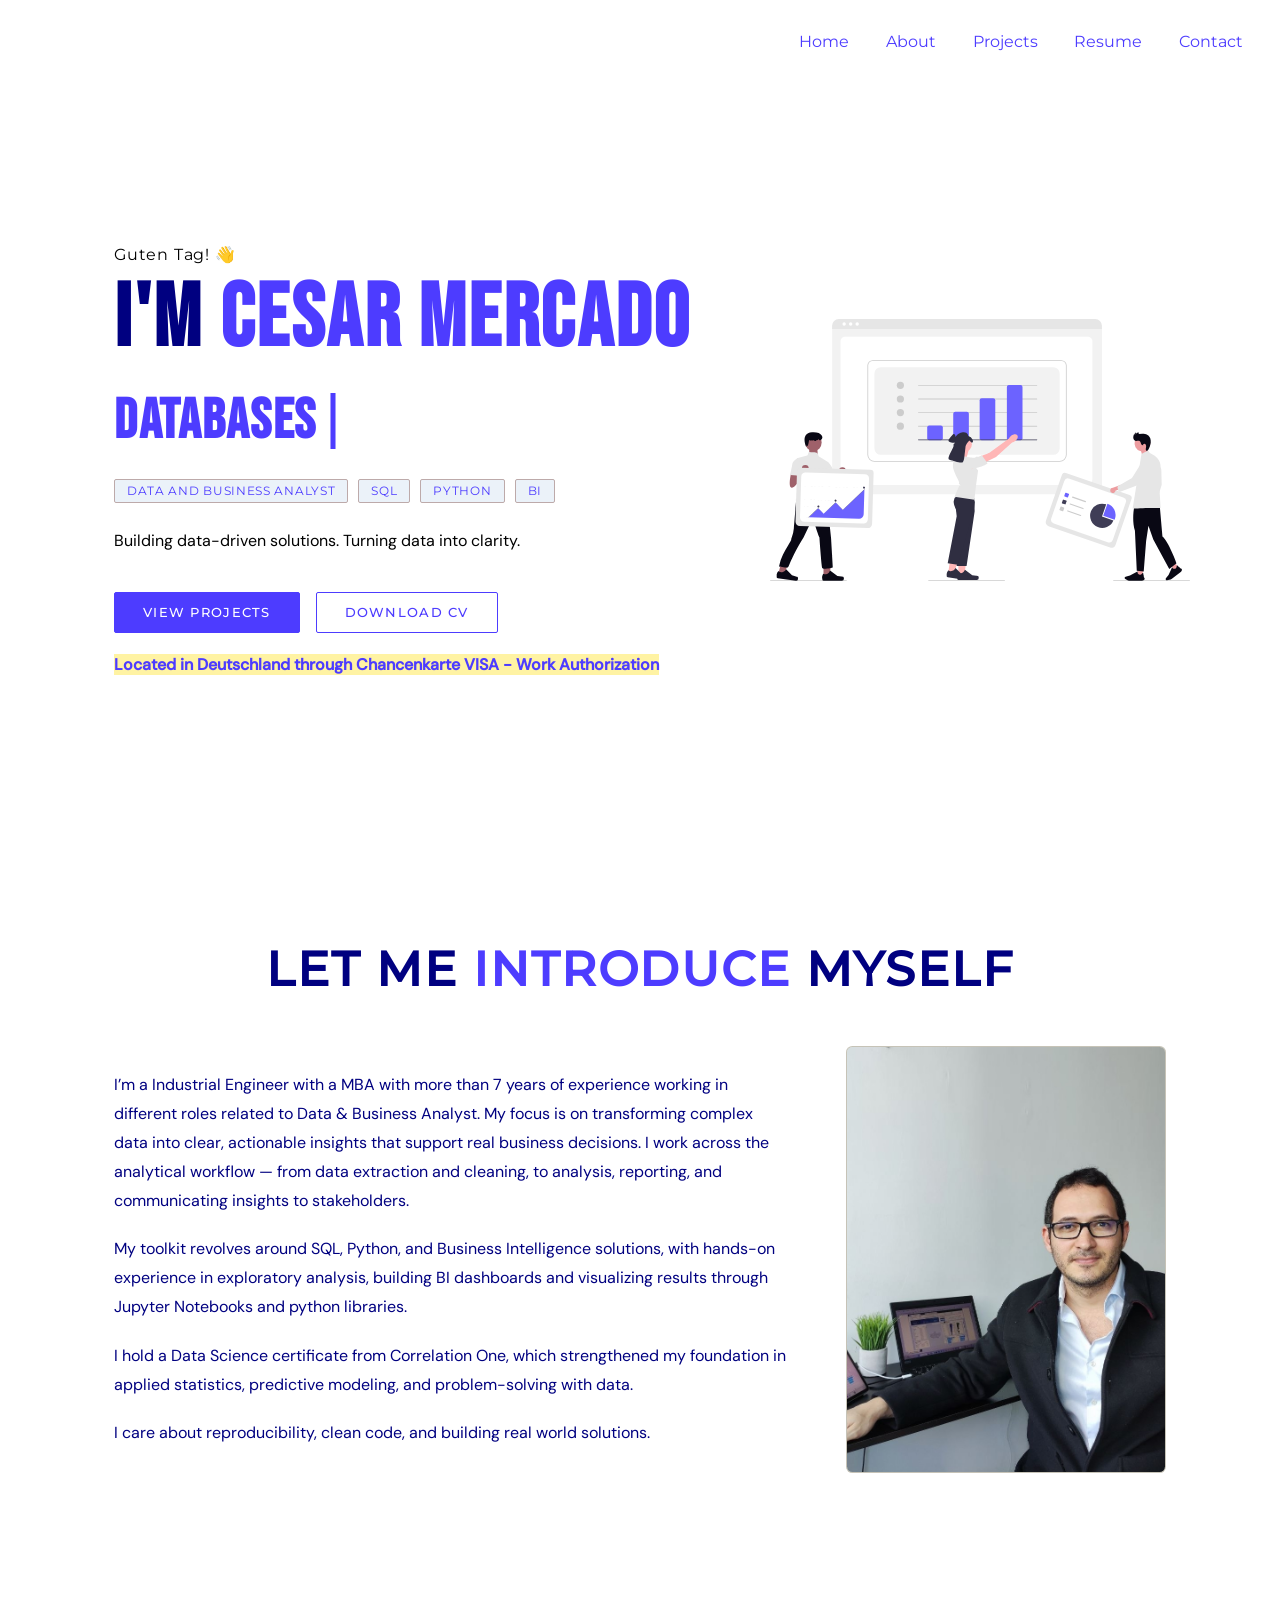
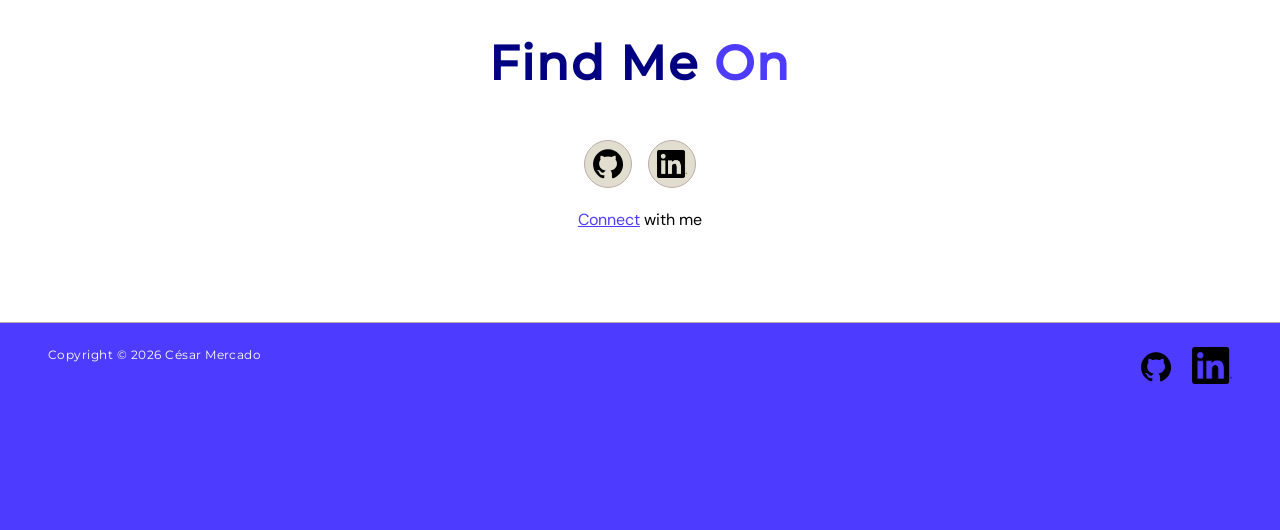
<file: index.html>
<!DOCTYPE html>
<html lang="en">

<head>
  <meta charset="UTF-8" />
  <meta name="viewport" content="width=device-width, initial-scale=1.0" />
  <title>César Mercado | Data and Business Analyst</title>
  <link rel="stylesheet" href="css/style.css" />
  <link rel="stylesheet" href="css/navbar.css" />
</head>



<body>

 <!-- top menu -->
<header class="top-menu">
    <a href="index.html" class="items">Home</a>
    <a href="about.html" class="items">About</a>
    <a href="projects.html" class="items">Projects</a>
    <a href="resume.html" class="items">Resume</a>
    <a href="contact.html" class="items">Contact</a>
</header>

<!-- navbar --> 
  <nav class="navbar">
    
    <div class="nav-left">    
      <a href="contact.html" class="nav-logo">
        <img src="../assets/images/undraw_man.svg" alt="Logo" />
      </a>          
    


    </div>
        
    <button class="nav-toggle" id="navToggle" aria-label="Toggle menu">
      <span></span><span></span><span></span>
    </button>

    <ul class="nav-links" id="navLinks">
      <li><a href="index.html" class="active">Home</a></li>
      <li><a href="about.html">About</a></li>
      <li><a href="projects.html">Projects</a></li>
      <li><a href="resume.html">Resume</a></li>
      <li><a href="contact.html">Contact</a></li>
    </ul>
  </nav>

  <!-- hero section -->
  <section class="hero">
    <div class="hero-content">
      <p class="hero-greeting">Guten Tag! <span class="wave">👋</span></p>
      
      <h1 class="hero-title">I'M <span    class="accent">CESAR MERCADO</span></h1>
      <h2 class="hero-typed">
        <span id="typed-word"></span><span class="cursor">|</span>
      </h2>

      <div class="hero-tags">
        <span class="tag">Data and Business Analyst</span>
        <span class="tag">SQL</span>
        <span class="tag">Python</span>
        <span class="tag">BI</span>
      </div>
      <p class="hero-sub">
        Building data-driven solutions. Turning data into clarity.</p>
      
      <div class="hero-cta">
        <a href="projects.html" class="btn btn-primary">View Projects</a>
        <a href="resume.html" class="btn btn-outline">Download CV</a>       
      </div>
      
      <br/>
      <p class="ai-note"> 
        Located in Deutschland through Chancenkarte VISA - Work Authorization   
        <br/>
      </p>
    </div>
  </section>

  <!-- introduce section -->
  <section class="introduce">
    <h2 class="section-title">LET ME <span class="accent">INTRODUCE</span> MYSELF</h2>
    <div class="introduce-grid">
      <div class="introduce-text">
        <p>
          I’m a Industrial Engineer with a MBA with more than 7 years of experience working in different roles related to Data & Business Analyst. My focus is on transforming complex data into clear, actionable insights that support real business decisions.
          I work across the analytical workflow — from data extraction and cleaning, to analysis, reporting, and communicating insights to stakeholders.
        </p>
        <p>
          My toolkit revolves around SQL, Python, and Business Intelligence solutions, with hands-on experience in exploratory analysis, building BI dashboards and visualizing results through Jupyter Notebooks and python libraries.
        </p>
        <p>
          I hold a Data Science certificate from Correlation One, which strengthened my foundation in applied statistics, predictive modeling, and problem-solving with data.
        </p>
        <p>
          I care about reproducibility, clean code, and building real world solutions.
        </p>
      </div>
      <div class="introduce-photo">
        <div class="photo-frame">
          <img src="../assets/images/headshot-sit.jpeg" alt="César Mercado" onerror="this.style.display='none'" />          
        </div>
        <p class="ai-note"></p>
      </div>
    </div>
  </section>

  <!-- find me section -->
  <section class="find-me">
    <h2 class="section-title">Find Me <span class="accent">On</span></h2>
    
    <div class="social-links">
      <a href="https://github.com/cesarmercado-kid" target="_blank" class="social-btn" aria-label="GitHub">
        <img src="assets/images/github-black.svg" alt="GitHub" width="40" height="40" />
      </a>
      <a href="https://linkedin.com/in/cesarmercado-kid" target="_blank" class="social-btn" aria-label="LinkedIn">
        <img src="assets/images/in-black.png" alt="LinkedIn" width="30" height="28" />
      </a>
      
    </div>
    <br />
      <p class="find-sub"><span class="accent-link">Connect</span> with me</p>
  </section>

  <!-- FOOTER -->
  <footer class="footer">
    <span>Copyright © 2026 César Mercado</span>
    <div class="footer-links">
      <a href="https://github.com/cesarmercado-kid" target="_blank">
        <img src="assets/images/github-black.svg" alt="GitHub" width="40" height="40" />
      </a>
      <a href="https://linkedin.com/in/cesarmercado-kid" target="_blank">
        <img src="assets/images/in-black.png" alt="LinkedIn" width="40" height="40" />
      </a>
    </div>
  </footer>

  <script src="js/main.js"></script>
</body>
</html>
</file>
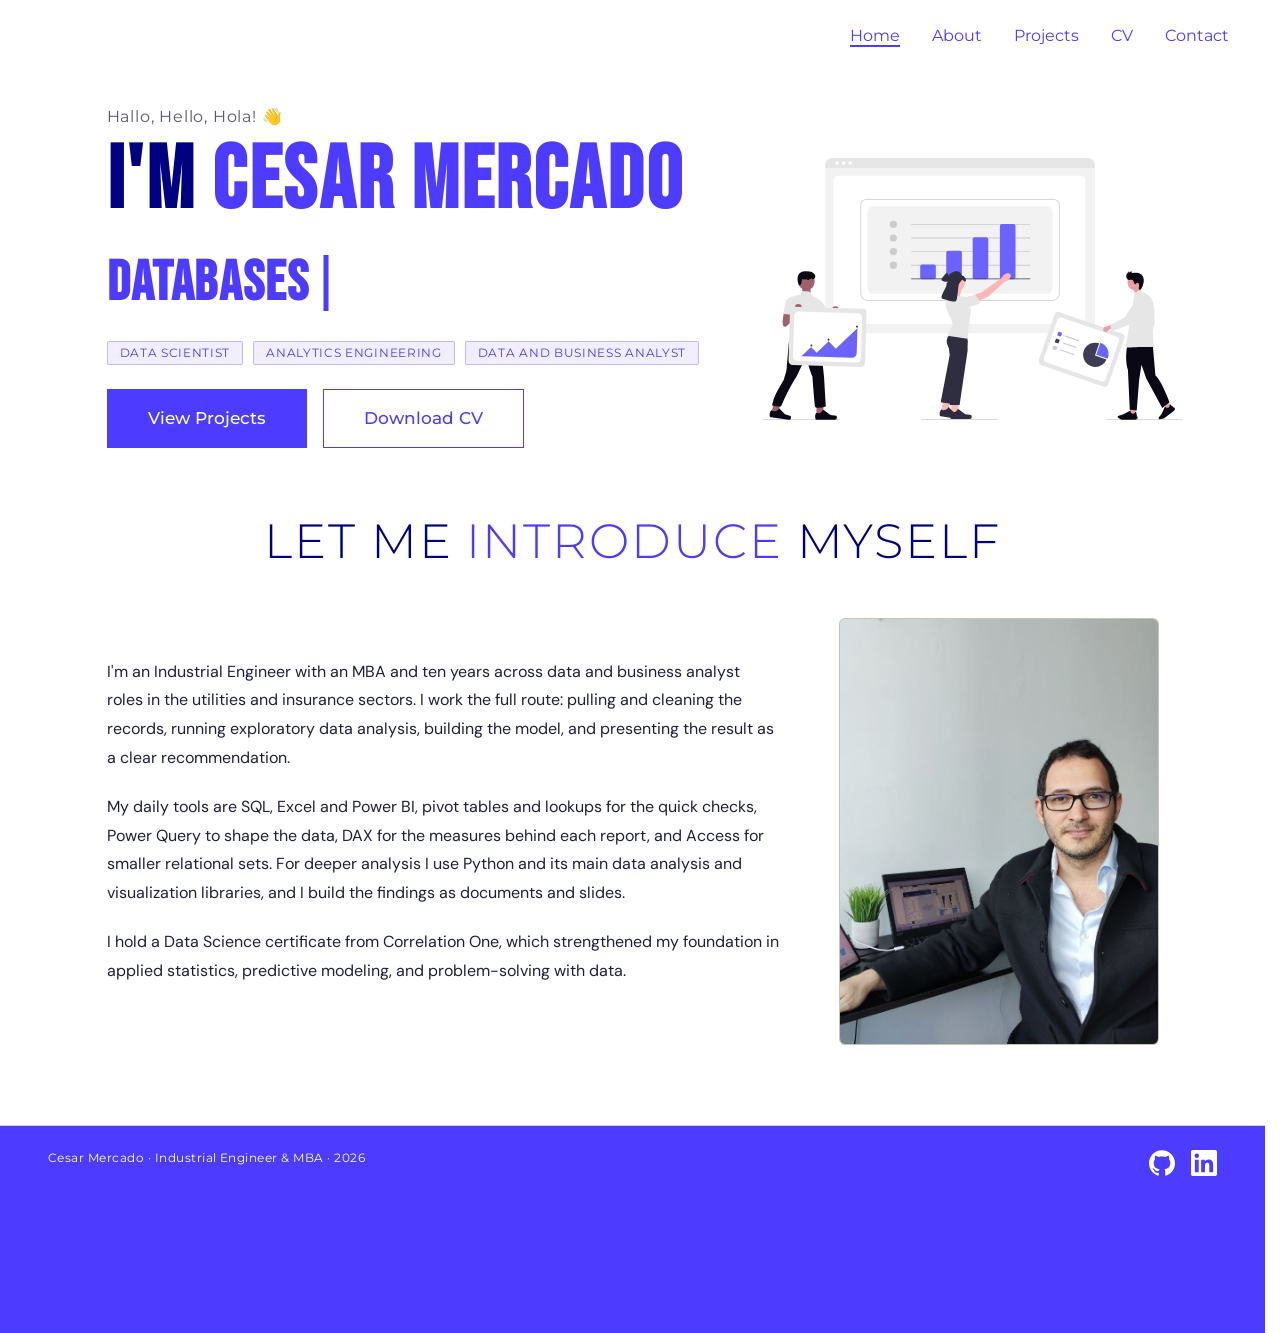
<file: frontend/index.html>
<!DOCTYPE html>
<html lang="en">

<head>
  <meta charset="UTF-8" />
  <meta name="viewport" content="width=device-width, initial-scale=1.0" />

  <title>Cesar Mercado · Data Scientist and Business Analyst</title>
  <meta name="description" content="Industrial Engineer and MBA working as a data scientist and business analyst. Ten years turning operational records into dashboards, risk models and decisions with SQL, Python and Power BI." />
  <link rel="canonical" href="https://mercado.es.eu.org/" />

  <link rel="icon" type="image/svg+xml" href="assets/images/favicon.svg" />
  <link rel="apple-touch-icon" href="assets/images/og-cover.jpg" />

  <meta property="og:type" content="website" />
  <meta property="og:site_name" content="Cesar Mercado" />
  <meta property="og:title" content="Cesar Mercado · Data Scientist and Business Analyst" />
  <meta property="og:description" content="Ten years turning operational records into dashboards, risk models and decisions." />
  <meta property="og:url" content="https://mercado.es.eu.org/" />
  <meta property="og:image" content="https://mercado.es.eu.org/assets/images/og-cover.jpg" />
  <meta property="og:image:width" content="1200" />
  <meta property="og:image:height" content="630" />
  <meta name="twitter:card" content="summary_large_image" />

  <link rel="stylesheet" href="css/style.css" />
</head>

<body>

  <!-- top menu -->
  <header class="top-menu">
    <a href="index.html" class="items active">Home</a>
    <a href="pages/about.html" class="items" data-feature="about">About</a>
    <a href="pages/projects.html" class="items" data-feature="projects">Projects</a>
    <a href="pages/cv.html" class="items" data-feature="cv">CV</a>
    <a href="pages/contact.html" class="items" data-feature="contact">Contact</a>
  </header>

  <!-- navbar -->
  <nav class="navbar">
    <div class="nav-left">
      <a href="index.html" class="nav-logo">
        <img src="assets/images/undraw_man.svg" alt="Home" />
      </a>
    </div>

    <button class="nav-toggle" id="navToggle" aria-label="Toggle menu">
      <span></span><span></span><span></span>
    </button>

    <ul class="nav-links" id="navLinks">
      <li><a href="index.html" class="active">Home</a></li>
      <li><a href="pages/about.html" data-feature="about">About</a></li>
      <li><a href="pages/projects.html" data-feature="projects">Projects</a></li>
      <li><a href="pages/cv.html" data-feature="cv">CV</a></li>
      <li><a href="pages/contact.html" data-feature="contact">Contact</a></li>
    </ul>
  </nav>

  <!-- hero -->
  <section class="hero">
    <div class="hero-content">
      <p class="hero-greeting">Hallo, Hello, Hola!  <span class="wave">👋</span></p>

      <h1 class="hero-title">I'M <span class="accent">CESAR MERCADO</span></h1>
      <h2 class="hero-typed">
        <span id="typed-word"></span><span class="cursor">|</span>
      </h2>

      <div class="hero-tags">
        <span class="tag">Data Scientist</span>
        <span class="tag">Analytics Engineering</span>
        <span class="tag">Data and Business Analyst</span> 
      </div>

      <div class="hero-cta">
        <a href="pages/projects.html" class="btn btn-primary">View Projects</a>
        <a href="assets/files/Cesar_Mercado_CV.pdf" download class="btn btn-outline">Download CV</a>
      </div>

    </div>
  </section>

  <!-- introduce -->
  <section class="introduce">
    <h2 class="section-title">LET ME <span class="accent">INTRODUCE</span> MYSELF</h2>
    <div class="introduce-grid">
      <div class="introduce-text">
        <p>
          I'm an Industrial Engineer with an MBA and ten years across data and business analyst roles in the utilities and insurance sectors. I work the full route: pulling and cleaning the records, running exploratory data analysis, building the model, and presenting the result as a clear recommendation.
        </p>
        <p>
          My daily tools are SQL, Excel and Power BI, pivot tables and lookups for the quick checks, Power Query to shape the data, DAX for the measures behind each report, and Access for smaller relational sets. For deeper analysis I use Python and its main data analysis and visualization libraries, and I build the findings as documents and slides.
        </p>
        <p>
          I hold a Data Science certificate from Correlation One, which strengthened my foundation in applied statistics, predictive modeling, and problem-solving with data.
        </p>
      </div>
      <div class="introduce-photo">
        <div class="photo-frame">
          <img src="assets/images/headshot-sit.jpeg" alt="Cesar Mercado" onerror="this.style.display='none'" />
        </div>
      </div>
    </div>
  </section>

  <!-- footer -->
  <footer class="footer">
    <span>Cesar Mercado · Industrial Engineer &amp; MBA · 2026</span>
    <div class="footer-links">
      <a href="https://github.com/cesarmercadokid" target="_blank" rel="noopener" aria-label="GitHub">
        <svg viewBox="0 0 24 24" role="img" aria-hidden="true"><path d="M12 .297c-6.63 0-12 5.373-12 12 0 5.303 3.438 9.8 8.205 11.385.6.113.82-.258.82-.577 0-.285-.01-1.04-.015-2.04-3.338.724-4.042-1.61-4.042-1.61C4.422 18.07 3.633 17.7 3.633 17.7c-1.087-.744.084-.729.084-.729 1.205.084 1.838 1.236 1.838 1.236 1.07 1.835 2.809 1.305 3.495.998.108-.776.417-1.305.76-1.605-2.665-.3-5.466-1.332-5.466-5.93 0-1.31.465-2.38 1.235-3.22-.135-.303-.54-1.523.105-3.176 0 0 1.005-.322 3.3 1.23.96-.267 1.98-.399 3-.405 1.02.006 2.04.138 3 .405 2.28-1.552 3.285-1.23 3.285-1.23.645 1.653.24 2.873.12 3.176.765.84 1.23 1.91 1.23 3.22 0 4.61-2.805 5.625-5.475 5.92.42.36.81 1.096.81 2.22 0 1.606-.015 2.896-.015 3.286 0 .315.21.69.825.57C20.565 22.092 24 17.592 24 12.297c0-6.627-5.373-12-12-12"/></svg>
      </a>
      <a href="https://linkedin.com/in/cesarmercadokid" target="_blank" rel="noopener" aria-label="LinkedIn">
        <svg viewBox="0 0 24 24" role="img" aria-hidden="true"><path d="M20.447 20.452h-3.554v-5.569c0-1.328-.027-3.037-1.852-3.037-1.853 0-2.136 1.445-2.136 2.939v5.667H9.351V9h3.414v1.561h.046c.477-.9 1.637-1.85 3.37-1.85 3.601 0 4.267 2.37 4.267 5.455v6.286zM5.337 7.433a2.062 2.062 0 01-2.063-2.065 2.064 2.064 0 112.063 2.065zm1.782 13.019H3.555V9h3.564v11.452zM22.225 0H1.771C.792 0 0 .774 0 1.729v20.542C0 23.227.792 24 1.771 24h20.451C23.2 24 24 23.227 24 22.271V1.729C24 .774 23.2 0 22.222 0h.003z"/></svg>
      </a>
    </div>
  </footer>

  <script src="js/main.js"></script>
</body>
</html>
</file>
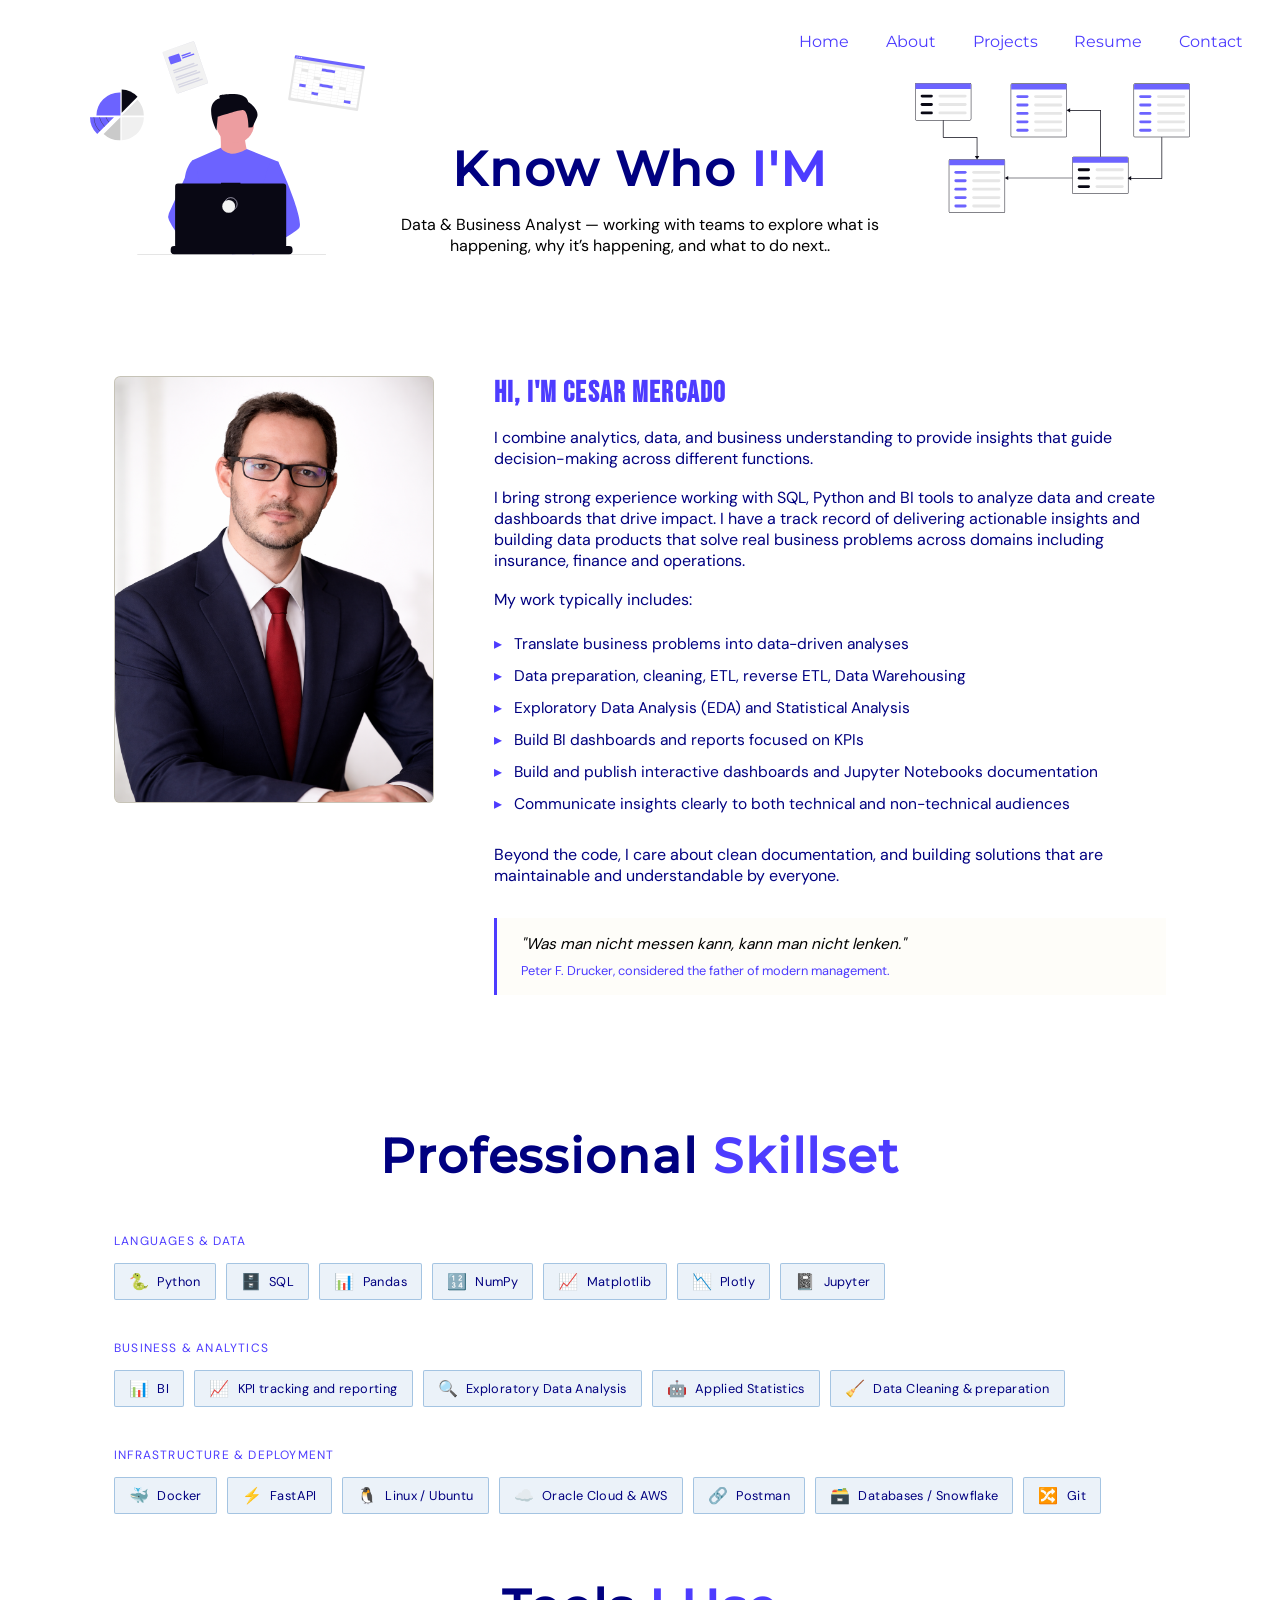
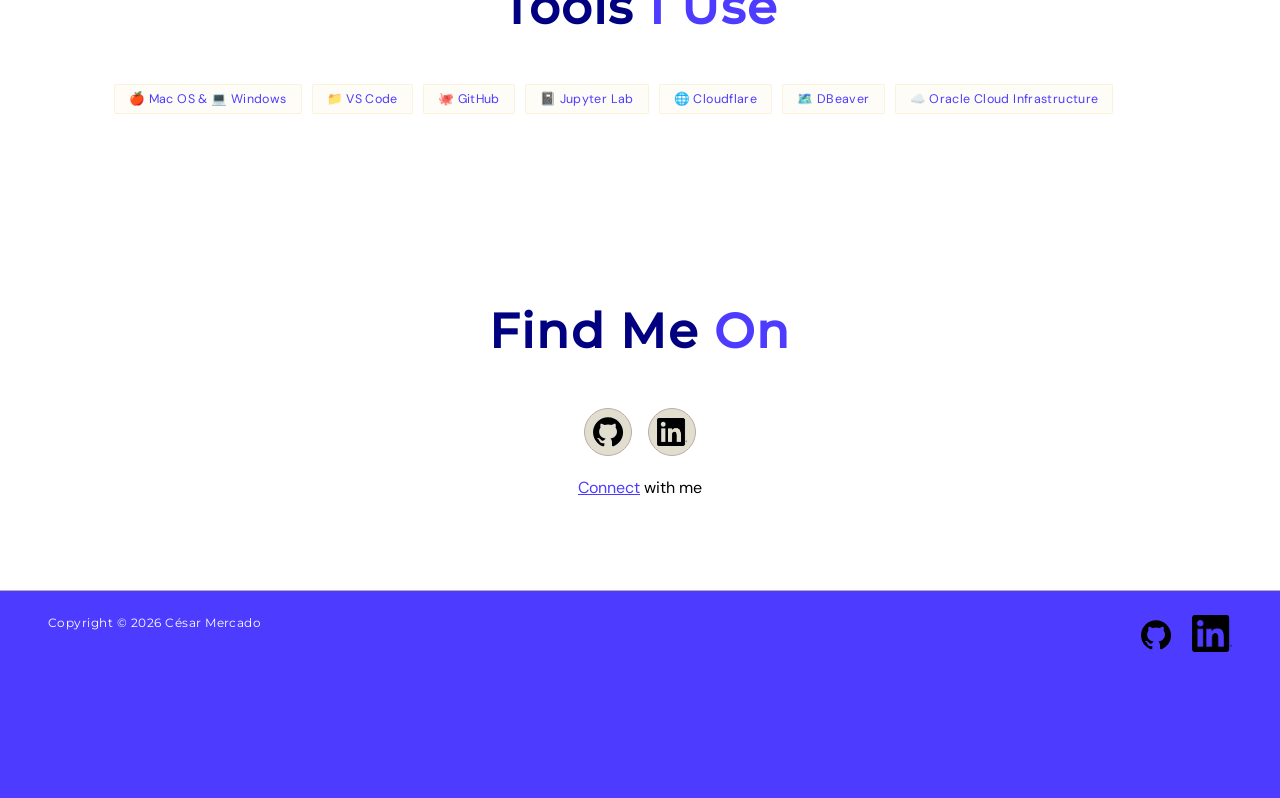
<file: about.html>
<!DOCTYPE html>
<html lang="en">

<head>
  <meta charset="UTF-8" />
  <meta name="viewport" content="width=device-width, initial-scale=1.0" />
  <title>About — César Mercado</title>
  <link rel="stylesheet" href="css/style.css" />
  <link rel="stylesheet" href="css/navbar.css" />
  <link rel="stylesheet" href="css/page-about.css" />
</head>




<body>

 <!-- top menu -->
<header class="top-menu">
    <a href="index.html" class="items">Home</a>
    <a href="about.html" class="items">About</a>
    <a href="projects.html" class="items">Projects</a>
    <a href="resume.html" class="items">Resume</a>
    <a href="contact.html" class="items">Contact</a>
</header>


<!-- navbar --> 
  <nav class="navbar">
    
    <div class="nav-left">    
      <a href="contact.html" class="nav-logo">
        <img src="../assets/images/undraw_man.svg" alt="Logo" />
      </a>          
    
     </div>

    <button class="nav-toggle" id="navToggle" aria-label="Toggle menu">
      <span></span><span></span><span></span>
    </button>

    <ul class="nav-links" id="navLinks">
      <li><a href="index.html">Home</a></li>
      <li><a href="about.html" class="active" >About</a></li>
      <li><a href="projects.html">Projects</a></li>
      <li><a href="resume.html">Resume</a></li>
      <li><a href="contact.html">Contact</a></li>
    </ul>
  </nav>

  <!-- hero section -->
  <section class="about-hero">
    <h1 class="section-title">Know Who <span class="accent">I'M</span></h1>
    <p>Data & Business Analyst — working with teams to explore what is happening, why it’s happening, and what to do next..</p>
  </section>

  <!-- who i am -->
  <section>
    <div class="who-grid">
      <div class="who-photo">
        <div class="photo-frame">
          <img src="../assets/images/headshot-suit.png" alt="Cesar Mercado" onerror="this.style.display='none'" />          
        </div>
      </div>
      <div class="who-text">
        <h3>Hi, I'm Cesar Mercado</h3>
        <p>
          I combine analytics, data, and business understanding to provide insights that guide decision-making across different functions.          
        </p>
        <p>
          I bring strong experience working with SQL, Python and BI tools to analyze data and create dashboards that drive impact. I have a track record of delivering actionable insights and building data products that solve real business problems across domains including insurance, finance and operations.
        </p>
        <p>My work typically includes:</p>
        <ul>
          <li>Translate business problems into data-driven analyses</li>   
          <li>Data preparation, cleaning, ETL, reverse ETL, Data Warehousing</li>
          <li>Exploratory Data Analysis (EDA) and Statistical Analysis</li>
          <li>Build BI dashboards and reports focused on KPIs</li>
          <li>Build and publish interactive dashboards and Jupyter Notebooks documentation </li>
          <li>Communicate insights clearly to both technical and non-technical audiences</li>
        </ul>
        <p>
          Beyond the code, I care about clean documentation, and
          building solutions that are maintainable and understandable by everyone.
        </p>
        <blockquote class="quote">
          "Was man nicht messen kann, kann man nicht lenken."
          <cite> Peter F. Drucker, considered the father of modern management.</cite>
        </blockquote>
      </div>
    </div>

    <!-- SKILLSET -->
    <div class="skills-section">
      <h2 class="section-title">Professional <span class="accent">Skillset</span></h2>

      <p class="skills-category">Languages & Data</p>
      <div class="skills-grid">
        <span class="skill-chip"><span class="chip-icon">🐍</span> Python</span>
        <span class="skill-chip"><span class="chip-icon">🗄️</span> SQL</span>
        <span class="skill-chip"><span class="chip-icon">📊</span> Pandas</span>
        <span class="skill-chip"><span class="chip-icon">🔢</span> NumPy</span>
        <span class="skill-chip"><span class="chip-icon">📈</span> Matplotlib</span>
        <span class="skill-chip"><span class="chip-icon">📉</span> Plotly</span>
        <span class="skill-chip"><span class="chip-icon">📓</span> Jupyter</span>
      </div>

      <p class="skills-category">Business & Analytics</p>
      <div class="skills-grid">
        <span class="skill-chip"><span class="chip-icon">📊</span> BI</span>
        <span class="skill-chip"><span class="chip-icon">📈</span> KPI tracking and reporting</track></span>
        <span class="skill-chip"><span class="chip-icon">🔍</span> Exploratory Data Analysis</span>
        <span class="skill-chip"><span class="chip-icon">🤖</span> Applied Statistics</span>
        <span class="skill-chip"><span class="chip-icon">🧹</span> Data Cleaning & preparation</span>
      </div>

      <p class="skills-category">Infrastructure & Deployment</p>
      <div class="skills-grid">
        <span class="skill-chip"><span class="chip-icon">🐳</span> Docker</span>
        <span class="skill-chip"><span class="chip-icon">⚡</span> FastAPI</span>
        <span class="skill-chip"><span class="chip-icon">🐧</span> Linux / Ubuntu</span>
        <span class="skill-chip"><span class="chip-icon">☁️</span> Oracle Cloud & AWS</span>
        <span class="skill-chip"><span class="chip-icon">🔗</span> Postman</span>
        <span class="skill-chip"><span class="chip-icon">🗃️</span> Databases / Snowflake</span>
        <span class="skill-chip"><span class="chip-icon">🔀</span> Git</span>
      </div>

      <h2 class="section-title" style="margin-top:64px">Tools <span class="accent">I Use</span></h2>
      <div class="tools-grid">
        <span class="tool-chip">🍎 Mac OS & 💻 Windows</span>
        <span class="tool-chip">📁 VS Code</span>
        <span class="tool-chip">🐙 GitHub</span>
        <span class="tool-chip">📓 Jupyter Lab</span>
        <span class="tool-chip">🌐 Cloudflare</span>
        <span class="tool-chip">🗺️ DBeaver</span>
        <span class="tool-chip">☁️ Oracle Cloud Infrastructure</span>
      </div>
    </div>
  </section>

  <!-- find me section -->
  <section class="find-me">
    <h2 class="section-title">Find Me <span class="accent">On</span></h2>
    
    <div class="social-links">
      <a href="https://github.com/cesarmercado-kid" target="_blank" class="social-btn" aria-label="GitHub">
        <img src="assets/images/github-black.svg" alt="GitHub" width="40" height="40" />
      </a>
      <a href="https://linkedin.com/in/cesarmercado-kid" target="_blank" class="social-btn" aria-label="LinkedIn">
        <img src="assets/images/in-black.png" alt="LinkedIn" width="30" height="28" />
      </a>
      
      
    </div>
    <br />
    <p class="find-sub"><span class="accent-link">Connect</span> with me</p>
  </section>

  <!-- FOOTER -->
  <footer class="footer">
    <span>Copyright © 2026 César Mercado</span>
    <div class="footer-links">
      <a href="https://github.com/cesarmercado-kid" target="_blank">
        <img src="assets/images/github-black.svg" alt="GitHub" width="40" height="40" />
      </a>
      <a href="https://linkedin.com/in/cesarmercado-kid" target="_blank">
        <img src="assets/images/in-black.png" alt="LinkedIn" width="40" height="40" />
      </a>
    </div>
  </footer>

  <script src="js/main.js"></script>
</body>
</html>
</file>
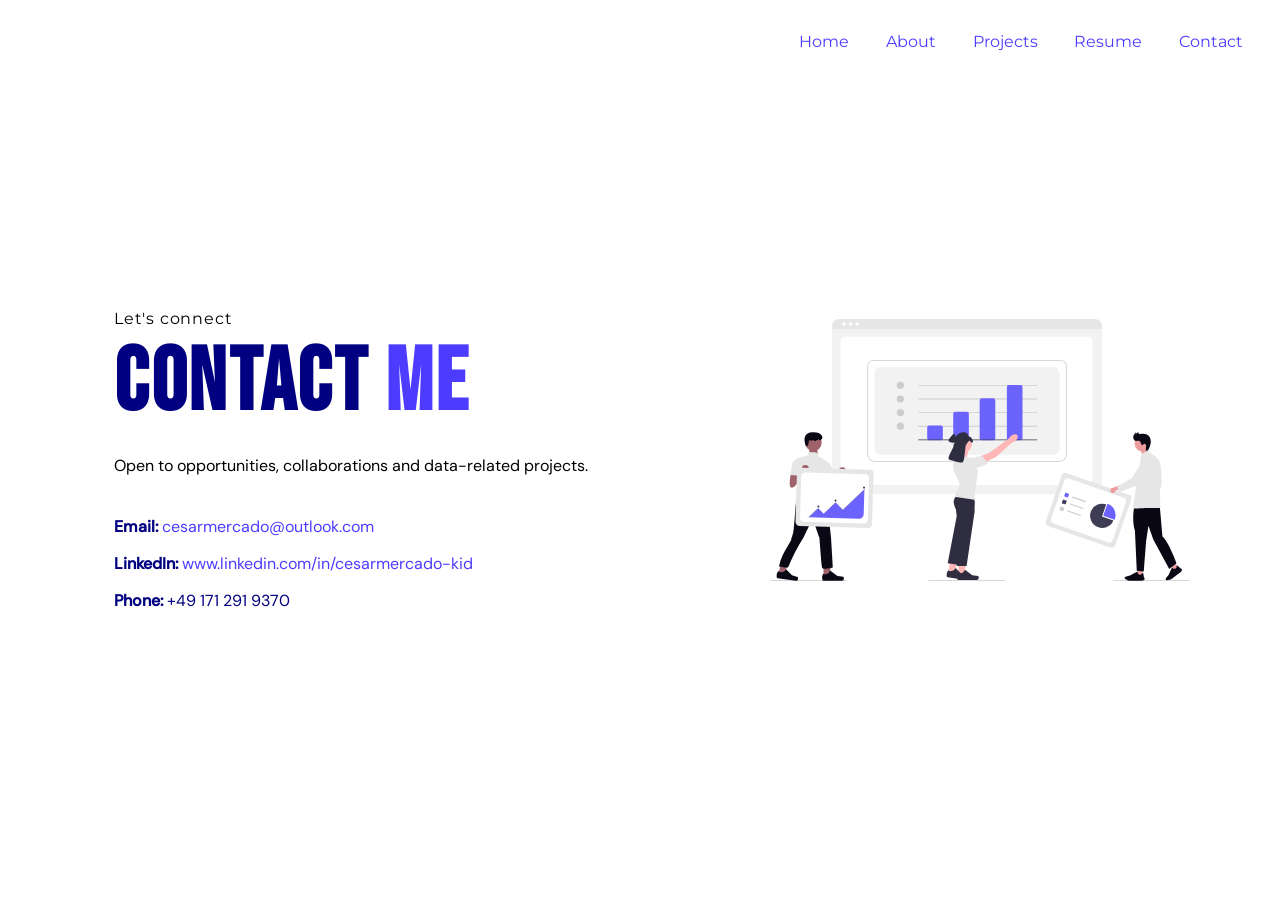
<file: contact.html>
<!DOCTYPE html>
<html lang="en">

<head>
  <meta charset="UTF-8" />
  <meta name="viewport" content="width=device-width, initial-scale=1.0" />
  <title>Contact | César Mercado</title>
  <link rel="stylesheet" href="css/style.css" />
  <link rel="stylesheet" href="css/navbar.css" />
  <link rel="stylesheet" href="css/page-contact.css" />
</head>



<body>

  <!-- top menu -->
  <header class="top-menu">
    <a href="index.html" class="items">Home</a>
    <a href="about.html" class="items">About</a>
    <a href="projects.html" class="items">Projects</a>
    <a href="resume.html" class="items">Resume</a>
    <a href="contact.html" class="items">Contact</a>
  </header>

  <!-- navbar -->
  <nav class="navbar">
    
    <div class="nav-left">    
      <a href="index.html" class="nav-logo">
        <img src="../assets/images/undraw_man.svg" alt="Logo" />
      </a>          
          

    </div>

    <button class="nav-toggle" id="navToggle" aria-label="Toggle menu">
      <span></span><span></span><span></span>
    </button>

    <ul class="nav-links" id="navLinks">
      <li><a href="index.html">Home</a></li>
      <li><a href="about.html">About</a></li>
      <li><a href="projects.html">Projects</a></li>
      <li><a href="resume.html">Resume</a></li>
      <li><a href="contact.html" class="active">Contact</a></li>
    </ul>
  </nav>

  <!-- contact section -->
  <section class="hero">
    <div class="hero-content">
      <p class="hero-greeting">Let's connect</p>
      <h1 class="hero-title">
        CONTACT <span class="accent">ME</span>
      </h1>
      <p class="hero-sub">
        Open to opportunities, collaborations and data-related projects.
      </p>
      <div class="contact-list">
        <p>
          <strong>Email:</strong>
          <a href="mailto:cesarmercado@outlook.com">
            cesarmercado@outlook.com
          </a>
        </p>
        <p>
          <strong>LinkedIn:</strong>
          <a href="https://linkedin.com/in/cesaraugustomercado" target="_blank">
            www.linkedin.com/in/cesarmercado-kid
          </a>
        </p>
        <p>
          <strong>Phone:</strong>
          +49 171 291 9370
        </p>
      </div>
    </div>
  </section>

  <script src="js/main.js"></script>
  
</body>
</html>
</file>
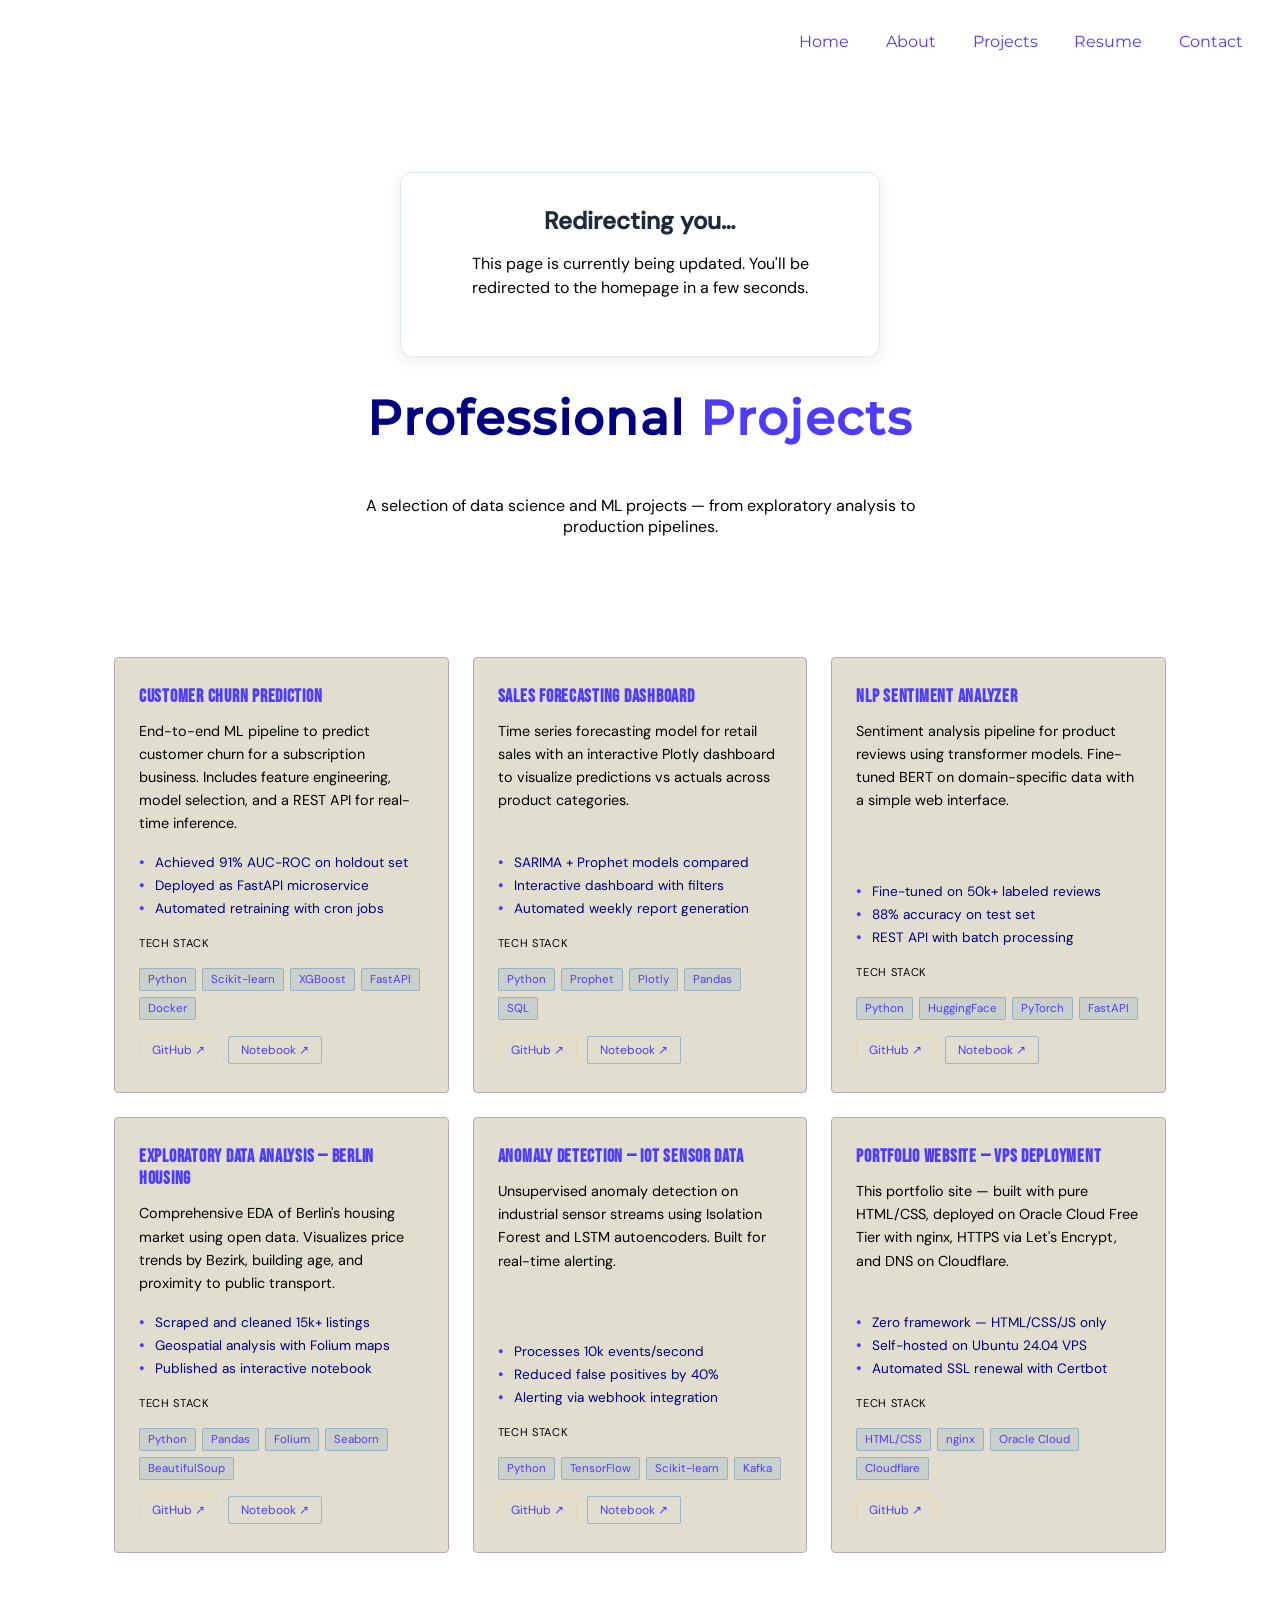
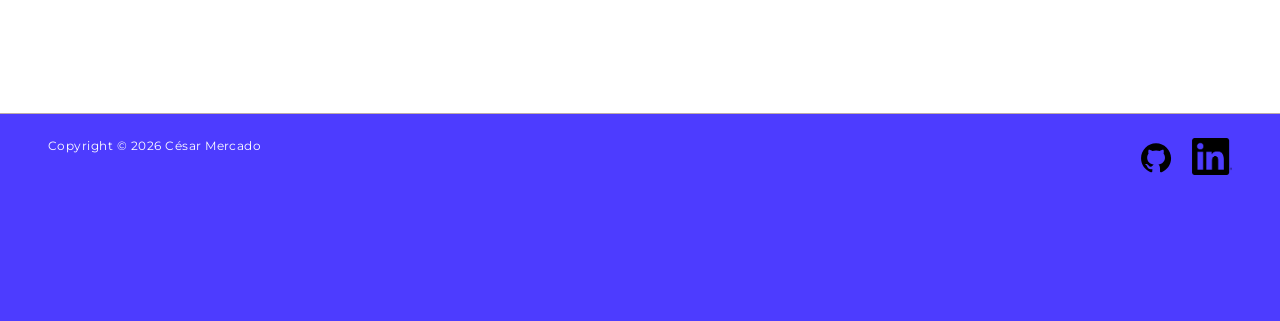
<file: projects.html>
<!DOCTYPE html>
<html lang="en">

<head>
 
  <meta charset="UTF-8" />
  <meta name="viewport" content="width=device-width, initial-scale=1.0" />
  <title>Projects — Cesar Mercado</title>
  <link rel="stylesheet" href="css/style.css" />
  <link rel="stylesheet" href="css/navbar.css" />
  <link rel="stylesheet" href="css/page-projects.css" />

  <meta http-equiv="refresh" content="3; url=/index.html">
  
</head>



<body>

  

 <!-- top menu -->
<header class="top-menu">
    <a href="index.html" class="items">Home</a>
    <a href="about.html" class="items">About</a>
    <a href="projects.html" class="items">Projects</a>
    <a href="resume.html" class="items">Resume</a>
    <a href="contact.html" class="items">Contact</a>

    
<!-- navbar --> 
</header>


  <nav class="navbar">

    <div class="nav-left">    
      <a href="contact.html" class="nav-logo">
        <img src="../assets/images/undraw_man.svg" alt="Logo" />
      </a>          
    

    </div>


    <button class="nav-toggle" id="navToggle" aria-label="Toggle menu">
      <span></span><span></span><span></span>
    </button>
    
    <ul class="nav-links" id="navLinks">
      <li><a href="index.html">Home</a></li>
      <li><a href="about.html">About</a></li>
      <li><a href="projects.html" class="active" >Projects</a></li>
      <li><a href="resume.html">Resume</a></li>
      <li><a href="contact.html">Contact</a></li>
    </ul>
  </nav>


<!-- navbar --> 

  <section class="projects-hero">

    <div class="redirect-box">
    <h2>Redirecting you…</h2>
    <p>
          
      This page is currently being updated.  
      You'll be redirected to the homepage in a few seconds.
      <br/><br/>
      
   
      
    </p>
  </div>


    <h1 class="section-title">Professional <span class="accent">Projects</span></h1>
    <p>A selection of data science and ML projects — from exploratory analysis to production pipelines.</p>
  </section>

  <section>
    <div class="projects-grid">

      <!-- PROJECT 1 -->
      <div class="project-card">
        <h3 class="project-title">Customer Churn Prediction</h3>
        <p class="project-desc">End-to-end ML pipeline to predict customer churn for a subscription business. Includes feature engineering, model selection, and a REST API for real-time inference.</p>
        <ul class="project-bullets">
          <li>Achieved 91% AUC-ROC on holdout set</li>
          <li>Deployed as FastAPI microservice</li>
          <li>Automated retraining with cron jobs</li>
        </ul>
        <p class="stack-label">Tech Stack</p>
        <div class="project-stack">
          <span class="stack-chip">Python</span>
          <span class="stack-chip">Scikit-learn</span>
          <span class="stack-chip">XGBoost</span>
          <span class="stack-chip">FastAPI</span>
          <span class="stack-chip">Docker</span>
        </div>
        <div class="project-links">
          <a href="#" class="project-link">GitHub ↗</a>
          <a href="#" class="project-link nb">Notebook ↗</a>
        </div>
      </div>

      <!-- PROJECT 2 -->
      <div class="project-card">
        <h3 class="project-title">Sales Forecasting Dashboard</h3>
        <p class="project-desc">Time series forecasting model for retail sales with an interactive Plotly dashboard to visualize predictions vs actuals across product categories.</p>
        <ul class="project-bullets">
          <li>SARIMA + Prophet models compared</li>
          <li>Interactive dashboard with filters</li>
          <li>Automated weekly report generation</li>
        </ul>
        <p class="stack-label">Tech Stack</p>
        <div class="project-stack">
          <span class="stack-chip">Python</span>
          <span class="stack-chip">Prophet</span>
          <span class="stack-chip">Plotly</span>
          <span class="stack-chip">Pandas</span>
          <span class="stack-chip">SQL</span>
        </div>
        <div class="project-links">
          <a href="#" class="project-link">GitHub ↗</a>
          <a href="#" class="project-link nb">Notebook ↗</a>
        </div>
      </div>

      <!-- PROJECT 3 -->
      <div class="project-card">
        <h3 class="project-title">NLP Sentiment Analyzer</h3>
        <p class="project-desc">Sentiment analysis pipeline for product reviews using transformer models. Fine-tuned BERT on domain-specific data with a simple web interface.</p>
        <ul class="project-bullets">
          <li>Fine-tuned on 50k+ labeled reviews</li>
          <li>88% accuracy on test set</li>
          <li>REST API with batch processing</li>
        </ul>
        <p class="stack-label">Tech Stack</p>
        <div class="project-stack">
          <span class="stack-chip">Python</span>
          <span class="stack-chip">HuggingFace</span>
          <span class="stack-chip">PyTorch</span>
          <span class="stack-chip">FastAPI</span>
        </div>
        <div class="project-links">
          <a href="#" class="project-link">GitHub ↗</a>
          <a href="#" class="project-link nb">Notebook ↗</a>
        </div>
      </div>

      <!-- PROJECT 4 -->
      <div class="project-card">
        <h3 class="project-title">Exploratory Data Analysis — Berlin Housing</h3>
        <p class="project-desc">Comprehensive EDA of Berlin's housing market using open data. Visualizes price trends by Bezirk, building age, and proximity to public transport.</p>
        <ul class="project-bullets">
          <li>Scraped and cleaned 15k+ listings</li>
          <li>Geospatial analysis with Folium maps</li>
          <li>Published as interactive notebook</li>
        </ul>
        <p class="stack-label">Tech Stack</p>
        <div class="project-stack">
          <span class="stack-chip">Python</span>
          <span class="stack-chip">Pandas</span>
          <span class="stack-chip">Folium</span>
          <span class="stack-chip">Seaborn</span>
          <span class="stack-chip">BeautifulSoup</span>
        </div>
        <div class="project-links">
          <a href="#" class="project-link">GitHub ↗</a>
          <a href="#" class="project-link nb">Notebook ↗</a>
        </div>
      </div>

      <!-- PROJECT 5 -->
      <div class="project-card">
        <h3 class="project-title">Anomaly Detection — IoT Sensor Data</h3>
        <p class="project-desc">Unsupervised anomaly detection on industrial sensor streams using Isolation Forest and LSTM autoencoders. Built for real-time alerting.</p>
        <ul class="project-bullets">
          <li>Processes 10k events/second</li>
          <li>Reduced false positives by 40%</li>
          <li>Alerting via webhook integration</li>
        </ul>
        <p class="stack-label">Tech Stack</p>
        <div class="project-stack">
          <span class="stack-chip">Python</span>
          <span class="stack-chip">TensorFlow</span>
          <span class="stack-chip">Scikit-learn</span>
          <span class="stack-chip">Kafka</span>
        </div>
        <div class="project-links">
          <a href="#" class="project-link">GitHub ↗</a>
          <a href="#" class="project-link nb">Notebook ↗</a>
        </div>
      </div>

      <!-- PROJECT 6 -->
      <div class="project-card">
        <h3 class="project-title">Portfolio Website — VPS Deployment</h3>
        <p class="project-desc">This portfolio site — built with pure HTML/CSS, deployed on Oracle Cloud Free Tier with nginx, HTTPS via Let's Encrypt, and DNS on Cloudflare.</p>
        <ul class="project-bullets">
          <li>Zero framework — HTML/CSS/JS only</li>
          <li>Self-hosted on Ubuntu 24.04 VPS</li>
          <li>Automated SSL renewal with Certbot</li>
        </ul>
        <p class="stack-label">Tech Stack</p>
        <div class="project-stack">
          <span class="stack-chip">HTML/CSS</span>
          <span class="stack-chip">nginx</span>
          <span class="stack-chip">Oracle Cloud</span>
          <span class="stack-chip">Cloudflare</span>
        </div>
        <div class="project-links">
          <a href="https://github.com/cesarmercado-kid/portfolio" class="project-link">GitHub ↗</a>
        </div>
      </div>

    </div>
  </section>

  <!-- FOOTER -->
  <footer class="footer">
    <span>Copyright © 2026 César Mercado</span>
    <div class="footer-links">
      <a href="https://github.com/cesarmercado-kid" target="_blank">
        <img src="assets/images/github-black.svg" alt="GitHub" width="40" height="40" />
      </a>
      <a href="https://linkedin.com/in/cesarmercado-kid" target="_blank">
        <img src="assets/images/in-black.png" alt="LinkedIn" width="40" height="40" />
      </a>
    </div>
  </footer>

  <script src="js/main.js"></script>
</body>
</html>
</file>
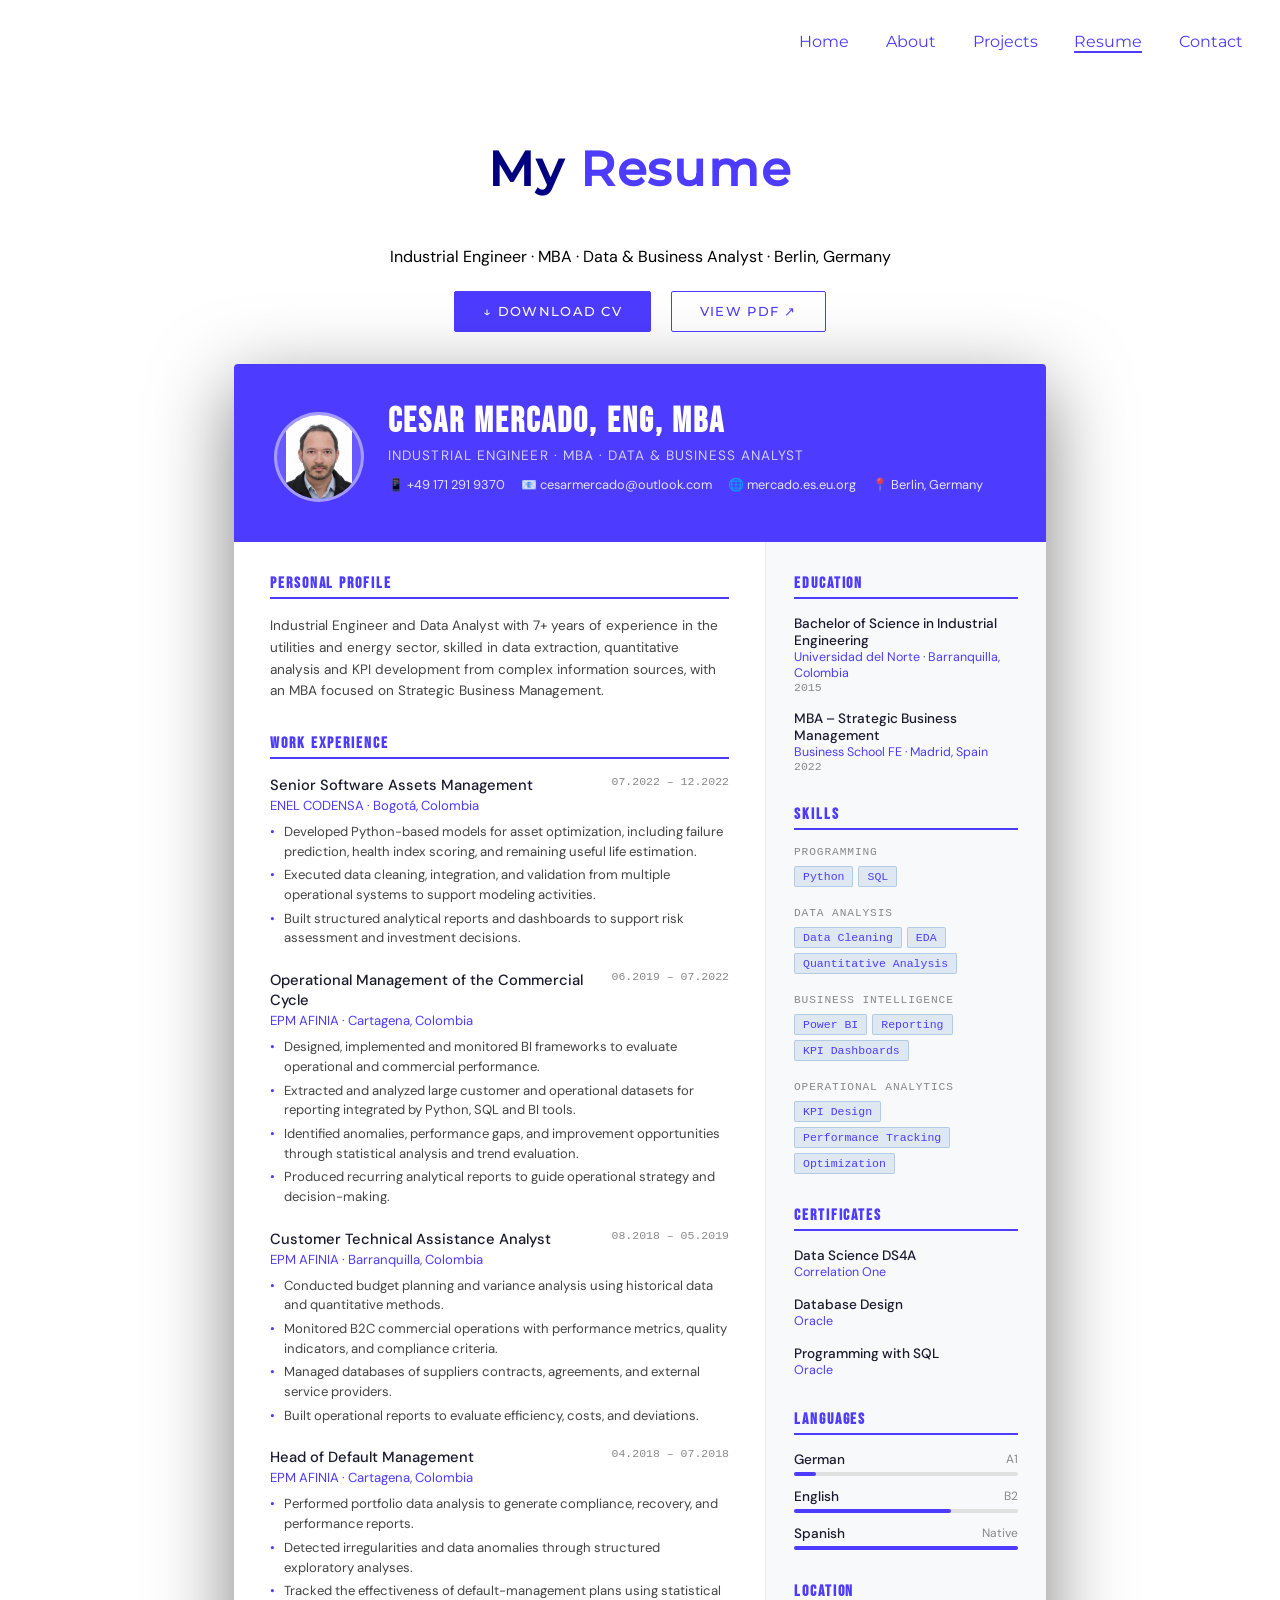
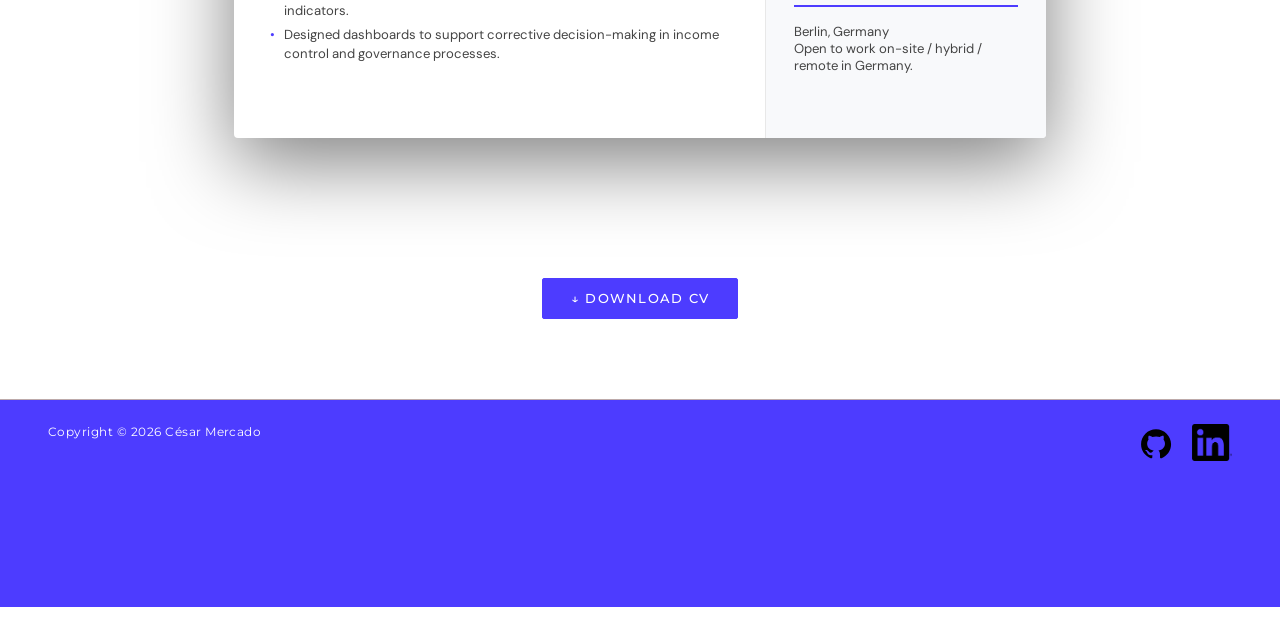
<file: resume.html>
<!DOCTYPE html>
<html lang="en">

<head>
  <meta charset="UTF-8" />
  <meta name="viewport" content="width=device-width, initial-scale=1.0" />
  <title>Resume — César Mercado</title>
  <link rel="stylesheet" href="css/style.css" />
  <link rel="stylesheet" href="css/navbar.css" />
  <link rel="stylesheet" href="css/page-resume.css" />
</head>

<body>

  <!-- top menu -->
  <header class="top-menu">
    <a href="index.html" class="items">Home</a>
    <a href="about.html" class="items">About</a>
    <a href="projects.html" class="items">Projects</a>
    <a href="resume.html" class="items active">Resume</a>
    <a href="contact.html" class="items">Contact</a>
  </header>

  <!-- navbar -->
  <nav class="navbar">
    <div class="nav-left">
      <a href="contact.html" class="nav-logo">
        <img src="assets/images/undraw_man.svg" alt="Logo" />
      </a>
   
    </div>
    <button class="nav-toggle" id="navToggle" aria-label="Toggle menu">
      <span></span><span></span><span></span>
    </button>
    <ul class="nav-links" id="navLinks">
      <li><a href="index.html">Home</a></li>
      <li><a href="about.html">About</a></li>
      <li><a href="projects.html">Projects</a></li>
      <li><a href="resume.html" class="active">Resume</a></li>
      <li><a href="contact.html">Contact</a></li>
    </ul>
  </nav>

  <!-- HERO -->
  <section class="resume-hero">
    <h1 class="section-title">My <span class="accent">Resume</span></h1>
    <p>Industrial Engineer · MBA · Data & Business Analyst · Berlin, Germany</p>
    <a href="assets/files/Cesar_Mercado-CV.pdf" download class="btn btn-primary">↓ Download CV</a>
    <a href="assets/files/Cesar_Mercado-CV.pdf" target="_blank" class="btn btn-outline">View PDF ↗</a>
  </section>

  <!-- CV PREVIEW -->
  <div class="cv-wrapper">
    <div class="cv-preview">

      <!-- HEADER -->
      <div class="cv-header">
        <div class="cv-photo-circle">
          <img src="assets/images/headshot-original.jpeg" alt="César Mercado" onerror="this.style.display='none'" />
        
        </div>
        <div class="cv-header-info">
          <h1>CESAR MERCADO, Eng, MBA</h1>
          <p class="cv-role">INDUSTRIAL ENGINEER · MBA · DATA & BUSINESS ANALYST</p>
          <div class="cv-contact">
            <span>📱 +49 171 291 9370</span>
            <span>📧 cesarmercado@outlook.com</span>
            <span>🌐 mercado.es.eu.org</span>
            <span>📍 Berlin, Germany</span>
          </div>
          <br/>
         </div>
      </div>

      <!-- BODY -->
      <div class="cv-body">

        <!-- MAIN COLUMN -->
        <div class="cv-main">

          <!-- PERSONAL PROFILE -->
          <div class="cv-section">
            <h2 class="cv-section-title">Personal Profile</h2>
            <p style="font-size:0.85rem;color:#444;line-height:1.6">
              Industrial Engineer and Data Analyst with 7+ years of experience in the utilities and energy sector,
              skilled in data extraction, quantitative analysis and KPI development from complex information sources,
              with an MBA focused on Strategic Business Management.
            </p>
          </div>

          <!-- WORK EXPERIENCE -->
          <div class="cv-section">
            <h2 class="cv-section-title">Work Experience</h2>

            <!-- Job 1 -->
            <div class="cv-job">
              <div class="cv-job-header">
                <span class="cv-job-title">Senior Software Assets Management</span>
                <span class="cv-job-period">07.2022 – 12.2022</span>
              </div>
              <p class="cv-job-company">ENEL CODENSA · Bogotá, Colombia</p>
              <ul>
                <li>Developed Python-based models for asset optimization, including failure prediction, health index scoring, and remaining useful life estimation.</li>
                <li>Executed data cleaning, integration, and validation from multiple operational systems to support modeling activities.</li>
                <li>Built structured analytical reports and dashboards to support risk assessment and investment decisions.</li>
              </ul>
            </div>

            <!-- Job 2 -->
            <div class="cv-job">
              <div class="cv-job-header">
                <span class="cv-job-title">Operational Management of the Commercial Cycle</span>
                <span class="cv-job-period">06.2019 – 07.2022</span>
              </div>
              <p class="cv-job-company">EPM AFINIA · Cartagena, Colombia</p>
              <ul>
                <li>Designed, implemented and monitored BI frameworks to evaluate operational and commercial performance.</li>
                <li>Extracted and analyzed large customer and operational datasets for reporting integrated by Python, SQL and BI tools.</li>
                <li>Identified anomalies, performance gaps, and improvement opportunities through statistical analysis and trend evaluation.</li>
                <li>Produced recurring analytical reports to guide operational strategy and decision-making.</li>
              </ul>
            </div>

            <!-- Job 3 -->
            <div class="cv-job">
              <div class="cv-job-header">
                <span class="cv-job-title">Customer Technical Assistance Analyst</span>
                <span class="cv-job-period">08.2018 – 05.2019</span>
              </div>
              <p class="cv-job-company">EPM AFINIA · Barranquilla, Colombia</p>
              <ul>
                <li>Conducted budget planning and variance analysis using historical data and quantitative methods.</li>
                <li>Monitored B2C commercial operations with performance metrics, quality indicators, and compliance criteria.</li>
                <li>Managed databases of suppliers contracts, agreements, and external service providers.</li>
                <li>Built operational reports to evaluate efficiency, costs, and deviations.</li>
              </ul>
            </div>

            <!-- Job 4 -->
            <div class="cv-job">
              <div class="cv-job-header">
                <span class="cv-job-title">Head of Default Management</span>
                <span class="cv-job-period">04.2018 – 07.2018</span>
              </div>
              <p class="cv-job-company">EPM AFINIA · Cartagena, Colombia</p>
              <ul>
                <li>Performed portfolio data analysis to generate compliance, recovery, and performance reports.</li>
                <li>Detected irregularities and data anomalies through structured exploratory analyses.</li>
                <li>Tracked the effectiveness of default-management plans using statistical indicators.</li>
                <li>Designed dashboards to support corrective decision-making in income control and governance processes.</li>
              </ul>
            </div>

          </div>
        </div>

        <!-- SIDEBAR -->
        <div class="cv-sidebar">

          <!-- EDUCATION -->
          <div class="cv-section">
            <h2 class="cv-section-title">Education</h2>
            <div class="cv-edu">
              <p class="cv-edu-degree">Bachelor of Science in Industrial Engineering</p>
              <p class="cv-edu-school">Universidad del Norte · Barranquilla, Colombia</p>
              <p class="cv-edu-year">2015</p>
            </div>
            <div class="cv-edu" style="margin-top:12px">
              <p class="cv-edu-degree">MBA – Strategic Business Management</p>
              <p class="cv-edu-school">Business School FE · Madrid, Spain</p>
              <p class="cv-edu-year">2022</p>
            </div>
          </div>

          <!-- SKILLS -->
          <div class="cv-section">
            <h2 class="cv-section-title">Skills</h2>
            <div class="cv-skill-group">
              <p class="cv-skill-label">Programming</p>
              <div class="cv-skill-tags">
                <span class="cv-tag">Python</span>
                <span class="cv-tag">SQL</span>
              </div>
            </div>
            <div class="cv-skill-group">
              <p class="cv-skill-label">Data Analysis</p>
              <div class="cv-skill-tags">
                <span class="cv-tag">Data Cleaning</span>
                <span class="cv-tag">EDA</span>
                <span class="cv-tag">Quantitative Analysis</span>
              </div>
            </div>
            <div class="cv-skill-group">
              <p class="cv-skill-label">Business Intelligence</p>
              <div class="cv-skill-tags">
                <span class="cv-tag">Power BI</span>
                <span class="cv-tag">Reporting</span>
                <span class="cv-tag">KPI Dashboards</span>
              </div>
            </div>
            <div class="cv-skill-group">
              <p class="cv-skill-label">Operational Analytics</p>
              <div class="cv-skill-tags">
                <span class="cv-tag">KPI Design</span>
                <span class="cv-tag">Performance Tracking</span>
                <span class="cv-tag">Optimization</span>
              </div>
            </div>
          </div>

          <!-- CERTIFICATES -->
          <div class="cv-section">
            <h2 class="cv-section-title">Certificates</h2>
            <div class="cv-edu">
              <p class="cv-edu-degree">Data Science DS4A</p>
              <p class="cv-edu-school">Correlation One</p>
            </div>
            <div class="cv-edu" style="margin-top:10px">
              <p class="cv-edu-degree">Database Design</p>
              <p class="cv-edu-school">Oracle</p>
            </div>
            <div class="cv-edu" style="margin-top:10px">
              <p class="cv-edu-degree">Programming with SQL</p>
              <p class="cv-edu-school">Oracle</p>
            </div>
          </div>

          <!-- LANGUAGES -->
          <div class="cv-section">
            <h2 class="cv-section-title">Languages</h2>

            <div class="cv-lang">
              <div style="display:flex;justify-content:space-between">
                <span class="cv-lang-name">German</span>
                <span class="cv-lang-level">A1</span>
              </div>
              <div class="cv-lang-bar"><div class="cv-lang-fill" style="width:10%"></div></div>
            </div>

            <div class="cv-lang">
              <div style="display:flex;justify-content:space-between">
                <span class="cv-lang-name">English</span>
                <span class="cv-lang-level">B2</span>
              </div>
              <div class="cv-lang-bar"><div class="cv-lang-fill" style="width:70%"></div></div>
            </div>

            <div class="cv-lang">
              <div style="display:flex;justify-content:space-between">
                <span class="cv-lang-name">Spanish</span>
                <span class="cv-lang-level">Native</span>
              </div>
              <div class="cv-lang-bar"><div class="cv-lang-fill" style="width:100%"></div></div>
            </div>

            
            
          </div>

          <!-- LOCATION -->
          <div class="cv-section">
            <h2 class="cv-section-title">Location</h2>
            <p style="font-size:0.82rem;color:#444">
              Berlin, Germany<br/>
              
              Open to work on-site / hybrid / remote in Germany.
            </p>
          </div>

        </div>
      </div>
    </div>
  </div>

  <!-- CTA BOTTOM -->
  <div class="resume-cta-bottom">
    <p></p>
    <a href="assets/files/Cesar_Mercado-CV.pdf" download class="btn btn-primary">↓ Download CV</a>
  </div>

  <!-- FOOTER -->
  <footer class="footer">
    <span>Copyright © 2026 César Mercado</span>
    <div class="footer-links">
      <a href="https://github.com/cesarmercado-kid" target="_blank">
        <img src="assets/images/github-black.svg" alt="GitHub" width="40" height="40" />
      </a>
      <a href="https://linkedin.com/in/cesarmercado-kid" target="_blank">
        <img src="assets/images/in-black.png" alt="LinkedIn" width="40" height="40" />
      </a>
    </div>
  </footer>

  <script src="js/main.js"></script>
</body>
</html>
</file>
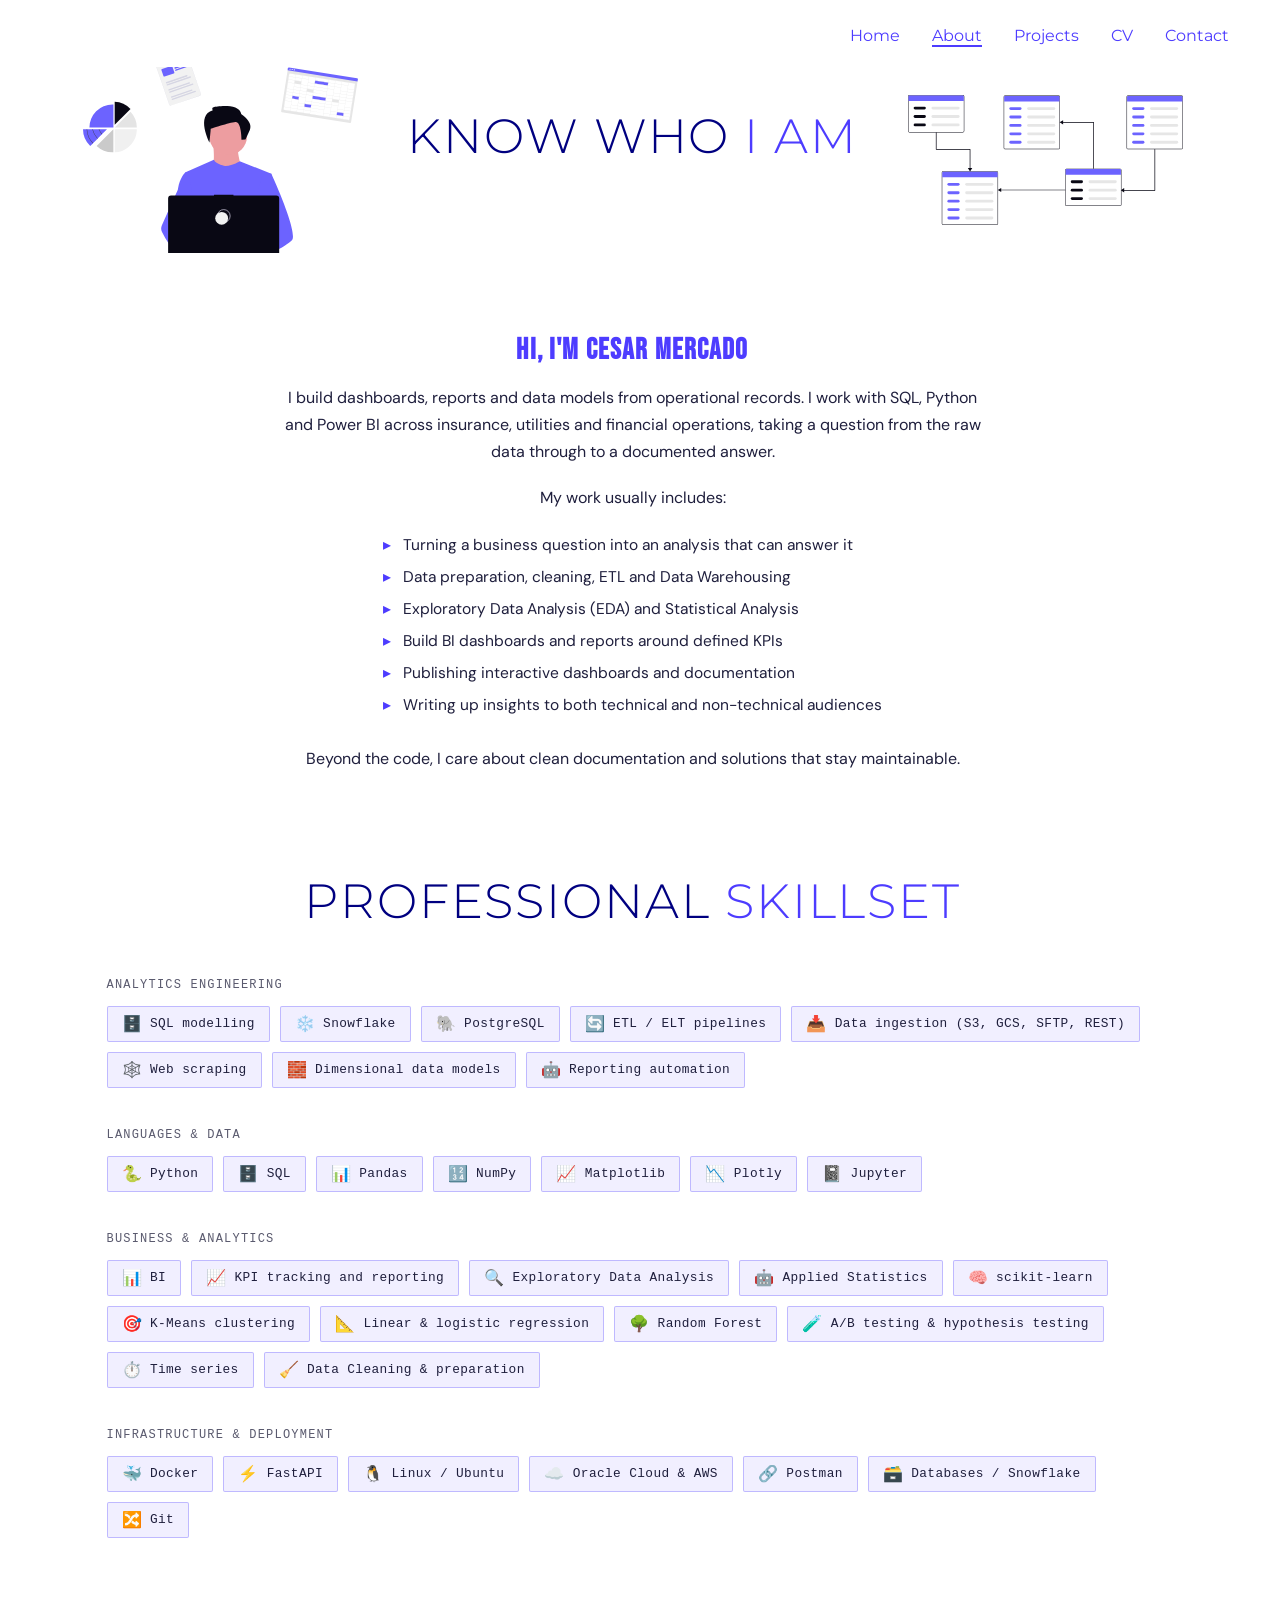
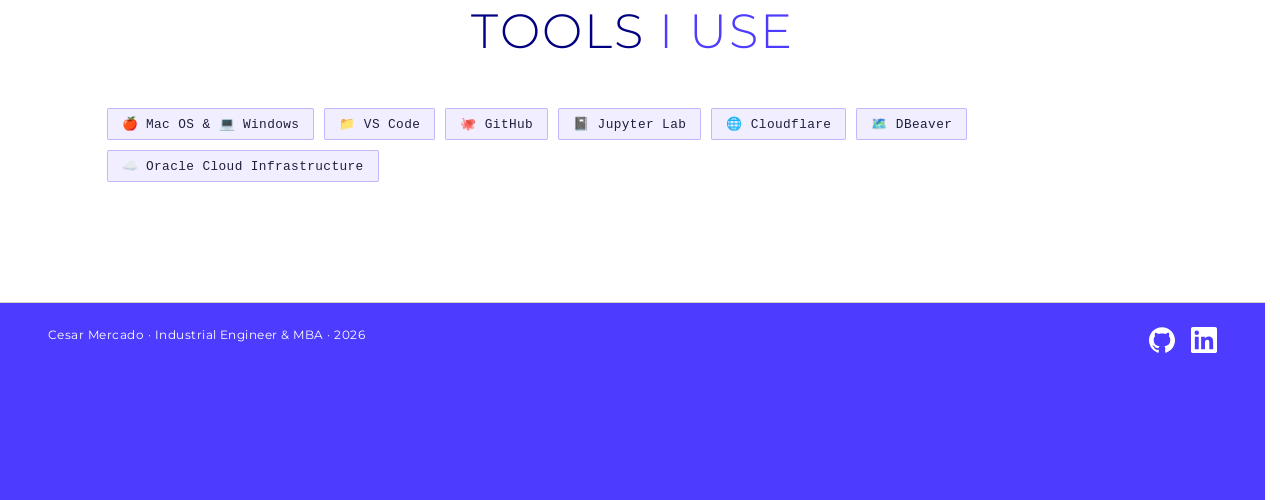
<file: frontend/pages/about.html>
<!DOCTYPE html>
<html lang="en">

<head>
  <meta charset="UTF-8" />
  <meta name="viewport" content="width=device-width, initial-scale=1.0" />

  <title>Cesar Mercado · About</title>
  <meta name="description" content="How I work: from a business question to a documented answer, with SQL, Python, Power BI and a stack built for insurance, utilities and financial operations." />
  <link rel="canonical" href="https://mercado.es.eu.org/pages/about.html" />

  <link rel="icon" type="image/svg+xml" href="../assets/images/favicon.svg" />

  <meta property="og:type" content="profile" />
  <meta property="og:site_name" content="Cesar Mercado" />
  <meta property="og:title" content="Cesar Mercado · About" />
  <meta property="og:description" content="From a business question to a documented answer, with the tools and the method behind the work." />
  <meta property="og:url" content="https://mercado.es.eu.org/pages/about.html" />
  <meta property="og:image" content="https://mercado.es.eu.org/assets/images/og-cover.jpg" />
  <meta property="og:image:width" content="1200" />
  <meta property="og:image:height" content="630" />
  <meta name="twitter:card" content="summary_large_image" />

  <link rel="stylesheet" href="../css/style.css" />
</head>

<body>

  <!-- top menu -->
  <header class="top-menu">
    <a href="../index.html" class="items">Home</a>
    <a href="about.html" class="items active" data-feature="about">About</a>
    <a href="projects.html" class="items" data-feature="projects">Projects</a>
    <a href="cv.html" class="items" data-feature="cv">CV</a>
    <a href="contact.html" class="items" data-feature="contact">Contact</a>
  </header>

  <!-- navbar -->
  <nav class="navbar">
    <div class="nav-left">
      <a href="../index.html" class="nav-logo">
        <img src="../assets/images/undraw_man.svg" alt="Home" />
      </a>
    </div>

    <button class="nav-toggle" id="navToggle" aria-label="Toggle menu">
      <span></span><span></span><span></span>
    </button>

    <ul class="nav-links" id="navLinks">
      <li><a href="../index.html">Home</a></li>
      <li><a href="about.html" class="active" data-feature="about">About</a></li>
      <li><a href="projects.html" data-feature="projects">Projects</a></li>
      <li><a href="cv.html" data-feature="cv">CV</a></li>
      <li><a href="contact.html" data-feature="contact">Contact</a></li>
    </ul>
  </nav>

  <!-- hero -->
  <section class="about-hero">
    <h1 class="section-title">KNOW WHO <span class="accent">I AM</span></h1>
  </section>

  <!-- who i am -->
  <section>
    <div class="who-grid">
      <div class="who-text">
        <h3>Hi, I'm Cesar Mercado</h3>
        <p>
          I build dashboards, reports and data models from operational records. I work with SQL, Python and Power BI across insurance, utilities and financial operations, taking a question from the raw data through to a documented answer.
        </p>
        <p>My work usually includes:</p>
        <ul>
          <li>Turning a business question into an analysis that can answer it</li>
          <li>Data preparation, cleaning, ETL and Data Warehousing</li>
          <li>Exploratory Data Analysis (EDA) and Statistical Analysis</li>
          <li>Build BI dashboards and reports around defined KPIs</li>
          <li>Publishing interactive dashboards and documentation</li>
          <li>Writing up insights to both technical and non-technical audiences</li>
        </ul>
        <p>
          Beyond the code, I care about clean documentation and solutions that stay maintainable.
        </p>
      </div>
    </div>

    <!-- skillset -->
    <div class="skills-section">
      <h2 class="section-title">PROFESSIONAL <span class="accent">SKILLSET</span></h2>

      <p class="skills-category">Analytics Engineering</p>
      <div class="skills-grid">
        <span class="skill-chip"><span class="chip-icon">🗄️</span> SQL modelling</span>
        <span class="skill-chip"><span class="chip-icon">❄️</span> Snowflake</span>
        <span class="skill-chip"><span class="chip-icon">🐘</span> PostgreSQL</span>
        <span class="skill-chip"><span class="chip-icon">🔄</span> ETL / ELT pipelines</span>
        <span class="skill-chip"><span class="chip-icon">📥</span> Data ingestion (S3, GCS, SFTP, REST)</span>
        <span class="skill-chip"><span class="chip-icon">🕸️</span> Web scraping</span>
        <span class="skill-chip"><span class="chip-icon">🧱</span> Dimensional data models</span>
        <span class="skill-chip"><span class="chip-icon">🤖</span> Reporting automation</span>
      </div>

      <p class="skills-category">Languages &amp; Data</p>
      <div class="skills-grid">
        <span class="skill-chip"><span class="chip-icon">🐍</span> Python</span>
        <span class="skill-chip"><span class="chip-icon">🗄️</span> SQL</span>
        <span class="skill-chip"><span class="chip-icon">📊</span> Pandas</span>
        <span class="skill-chip"><span class="chip-icon">🔢</span> NumPy</span>
        <span class="skill-chip"><span class="chip-icon">📈</span> Matplotlib</span>
        <span class="skill-chip"><span class="chip-icon">📉</span> Plotly</span>
        <span class="skill-chip"><span class="chip-icon">📓</span> Jupyter</span>
      </div>

      <p class="skills-category">Business &amp; Analytics</p>
      <div class="skills-grid">
        <span class="skill-chip"><span class="chip-icon">📊</span> BI</span>
        <span class="skill-chip"><span class="chip-icon">📈</span> KPI tracking and reporting</span>
        <span class="skill-chip"><span class="chip-icon">🔍</span> Exploratory Data Analysis</span>
        <span class="skill-chip"><span class="chip-icon">🤖</span> Applied Statistics</span>
        <span class="skill-chip"><span class="chip-icon">🧠</span> scikit-learn</span>
        <span class="skill-chip"><span class="chip-icon">🎯</span> K-Means clustering</span>
        <span class="skill-chip"><span class="chip-icon">📐</span> Linear &amp; logistic regression</span>
        <span class="skill-chip"><span class="chip-icon">🌳</span> Random Forest</span>
        <span class="skill-chip"><span class="chip-icon">🧪</span> A/B testing &amp; hypothesis testing</span>
        <span class="skill-chip"><span class="chip-icon">⏱️</span> Time series</span>
        <span class="skill-chip"><span class="chip-icon">🧹</span> Data Cleaning &amp; preparation</span>
      </div>

      <p class="skills-category">Infrastructure &amp; Deployment</p>
      <div class="skills-grid">
        <span class="skill-chip"><span class="chip-icon">🐳</span> Docker</span>
        <span class="skill-chip"><span class="chip-icon">⚡</span> FastAPI</span>
        <span class="skill-chip"><span class="chip-icon">🐧</span> Linux / Ubuntu</span>
        <span class="skill-chip"><span class="chip-icon">☁️</span> Oracle Cloud &amp; AWS</span>
        <span class="skill-chip"><span class="chip-icon">🔗</span> Postman</span>
        <span class="skill-chip"><span class="chip-icon">🗃️</span> Databases / Snowflake</span>
        <span class="skill-chip"><span class="chip-icon">🔀</span> Git</span>
      </div>

      <h2 class="section-title" style="margin-top:64px">TOOLS <span class="accent">I USE</span></h2>
      <div class="tools-grid">
        <span class="tool-chip">🍎 Mac OS &amp; 💻 Windows</span>
        <span class="tool-chip">📁 VS Code</span>
        <span class="tool-chip">🐙 GitHub</span>
        <span class="tool-chip">📓 Jupyter Lab</span>
        <span class="tool-chip">🌐 Cloudflare</span>
        <span class="tool-chip">🗺️ DBeaver</span>
        <span class="tool-chip">☁️ Oracle Cloud Infrastructure</span>
      </div>
    </div>
  </section>

  <!-- footer -->
  <footer class="footer">
    <span>Cesar Mercado · Industrial Engineer &amp; MBA · 2026</span>
    <div class="footer-links">
      <a href="https://github.com/cesarmercadokid" target="_blank" rel="noopener" aria-label="GitHub">
        <svg viewBox="0 0 24 24" role="img" aria-hidden="true"><path d="M12 .297c-6.63 0-12 5.373-12 12 0 5.303 3.438 9.8 8.205 11.385.6.113.82-.258.82-.577 0-.285-.01-1.04-.015-2.04-3.338.724-4.042-1.61-4.042-1.61C4.422 18.07 3.633 17.7 3.633 17.7c-1.087-.744.084-.729.084-.729 1.205.084 1.838 1.236 1.838 1.236 1.07 1.835 2.809 1.305 3.495.998.108-.776.417-1.305.76-1.605-2.665-.3-5.466-1.332-5.466-5.93 0-1.31.465-2.38 1.235-3.22-.135-.303-.54-1.523.105-3.176 0 0 1.005-.322 3.3 1.23.96-.267 1.98-.399 3-.405 1.02.006 2.04.138 3 .405 2.28-1.552 3.285-1.23 3.285-1.23.645 1.653.24 2.873.12 3.176.765.84 1.23 1.91 1.23 3.22 0 4.61-2.805 5.625-5.475 5.92.42.36.81 1.096.81 2.22 0 1.606-.015 2.896-.015 3.286 0 .315.21.69.825.57C20.565 22.092 24 17.592 24 12.297c0-6.627-5.373-12-12-12"/></svg>
      </a>
      <a href="https://linkedin.com/in/cesarmercadokid" target="_blank" rel="noopener" aria-label="LinkedIn">
        <svg viewBox="0 0 24 24" role="img" aria-hidden="true"><path d="M20.447 20.452h-3.554v-5.569c0-1.328-.027-3.037-1.852-3.037-1.853 0-2.136 1.445-2.136 2.939v5.667H9.351V9h3.414v1.561h.046c.477-.9 1.637-1.85 3.37-1.85 3.601 0 4.267 2.37 4.267 5.455v6.286zM5.337 7.433a2.062 2.062 0 01-2.063-2.065 2.064 2.064 0 112.063 2.065zm1.782 13.019H3.555V9h3.564v11.452zM22.225 0H1.771C.792 0 0 .774 0 1.729v20.542C0 23.227.792 24 1.771 24h20.451C23.2 24 24 23.227 24 22.271V1.729C24 .774 23.2 0 22.222 0h.003z"/></svg>
      </a>
    </div>
  </footer>

  <script src="../js/main.js"></script>
</body>
</html>
</file>
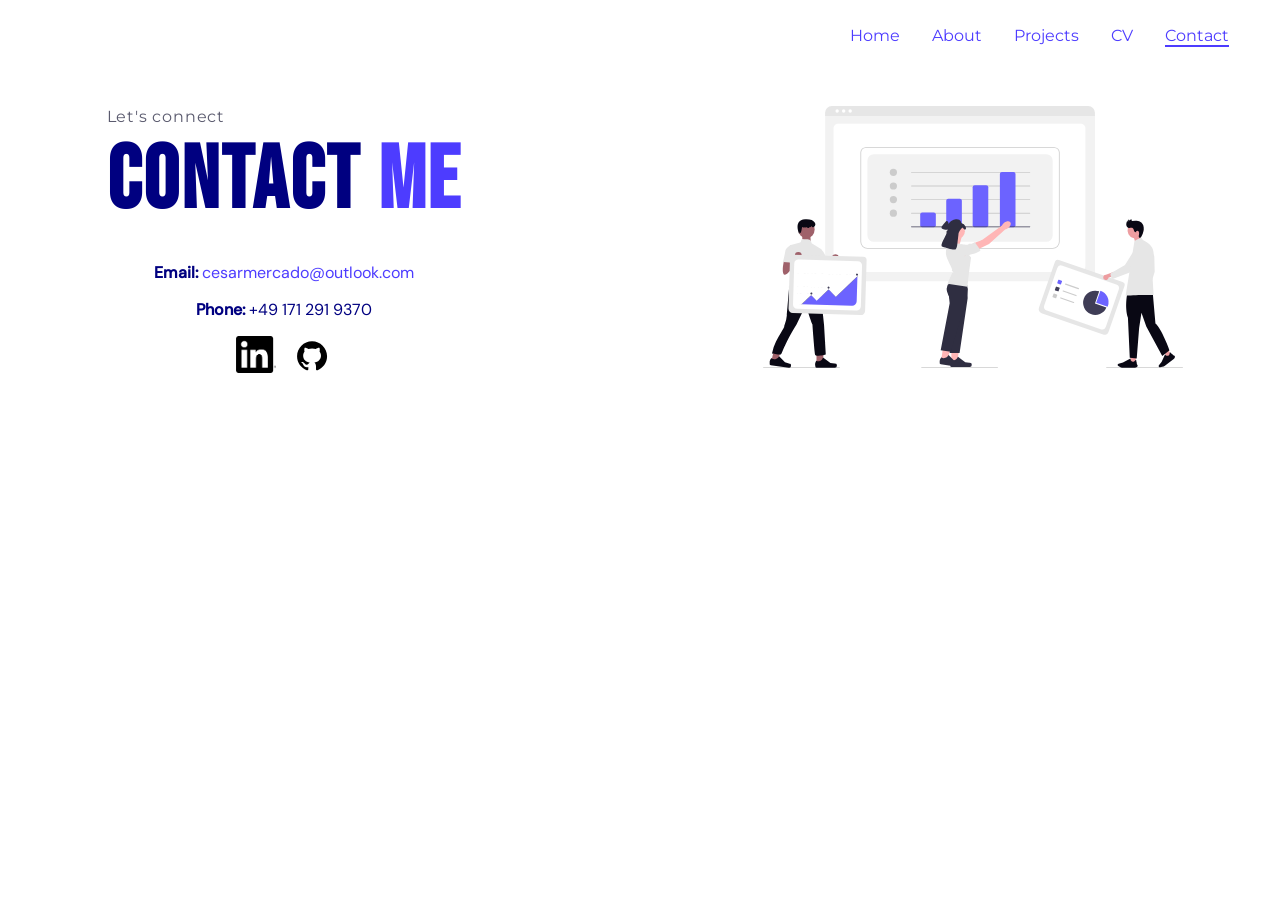
<file: frontend/pages/contact.html>
<!DOCTYPE html>
<html lang="en">

<head>
  <meta charset="UTF-8" />
  <meta name="viewport" content="width=device-width, initial-scale=1.0" />
  <title>Cesar Mercado · Contact</title>
  <link rel="stylesheet" href="../css/style.css" />
</head>



<body>

  <!-- top menu -->
  <header class="top-menu">
    <a href="../index.html" class="items">Home</a>
    <a href="about.html" class="items" data-feature="about">About</a>
    <a href="projects.html" class="items" data-feature="projects">Projects</a>
    <a href="cv.html" class="items" data-feature="cv">CV</a>
    <a href="contact.html" class="items active" data-feature="contact">Contact</a>
  </header>

  <!-- navbar -->
  <nav class="navbar">
    
    <div class="nav-left">    
      <a href="../index.html" class="nav-logo">
        <img src="../assets/images/undraw_man.svg" alt="Logo" />
      </a>          
          

    </div>

    <button class="nav-toggle" id="navToggle" aria-label="Toggle menu">
      <span></span><span></span><span></span>
    </button>

    <ul class="nav-links" id="navLinks">
      <li><a href="../index.html">Home</a></li>
      <li><a href="about.html" data-feature="about">About</a></li>
      <li><a href="projects.html" data-feature="projects">Projects</a></li>
      <li><a href="cv.html" data-feature="cv">CV</a></li>
      <li><a href="contact.html" class="active" data-feature="contact">Contact</a></li>
    </ul>
  </nav>

  <!-- contact section -->
  <section class="hero">
    <div class="hero-content">
      <p class="hero-greeting">Let's connect</p>
      <h1 class="hero-title">
        CONTACT <span class="accent">ME</span>
      </h1>
      <p class="hero-sub">
        
      </p>
      <div class="contact-list">
        <p>
          <strong>Email:</strong>
          <a href="mailto:cesarmercado@outlook.com">
            cesarmercado@outlook.com
          </a>
        </p>
        <p>
          <strong>Phone:</strong>
          +49 171 291 9370
        </p>
        <div class="footer-links">
          
          <a href="https://linkedin.com/in/cesarmercadokid" target="_blank">
            <img src="../assets/images/in-black.png" alt="LinkedIn" width="40" height="40" />
          </a>
          <a href="https://github.com/cesarmercadokid" target="_blank">
            <img src="../assets/images/github-black.svg" alt="GitHub" width="40" height="40" />
          </a>
        </div>
      </div>
    </div>
  </section>

  <script src="../js/main.js"></script>
  
</body>
</html>
</file>
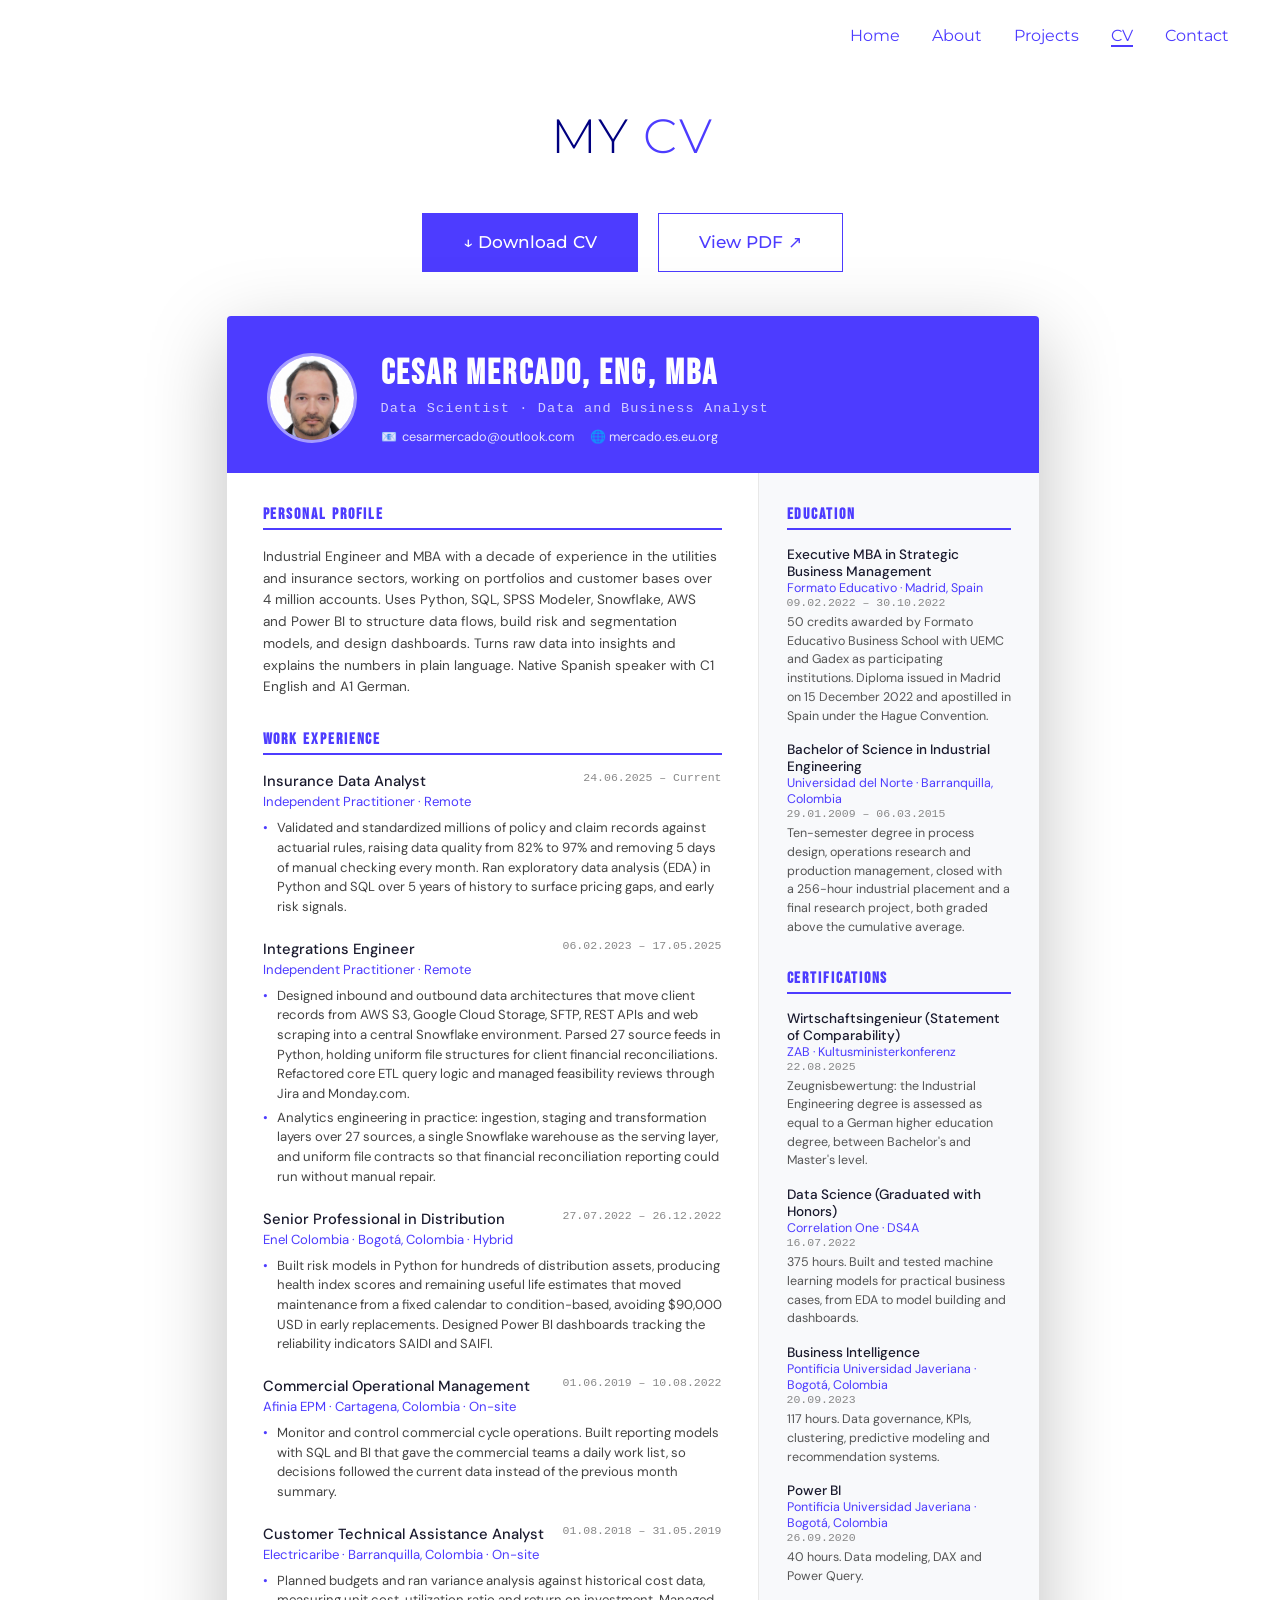
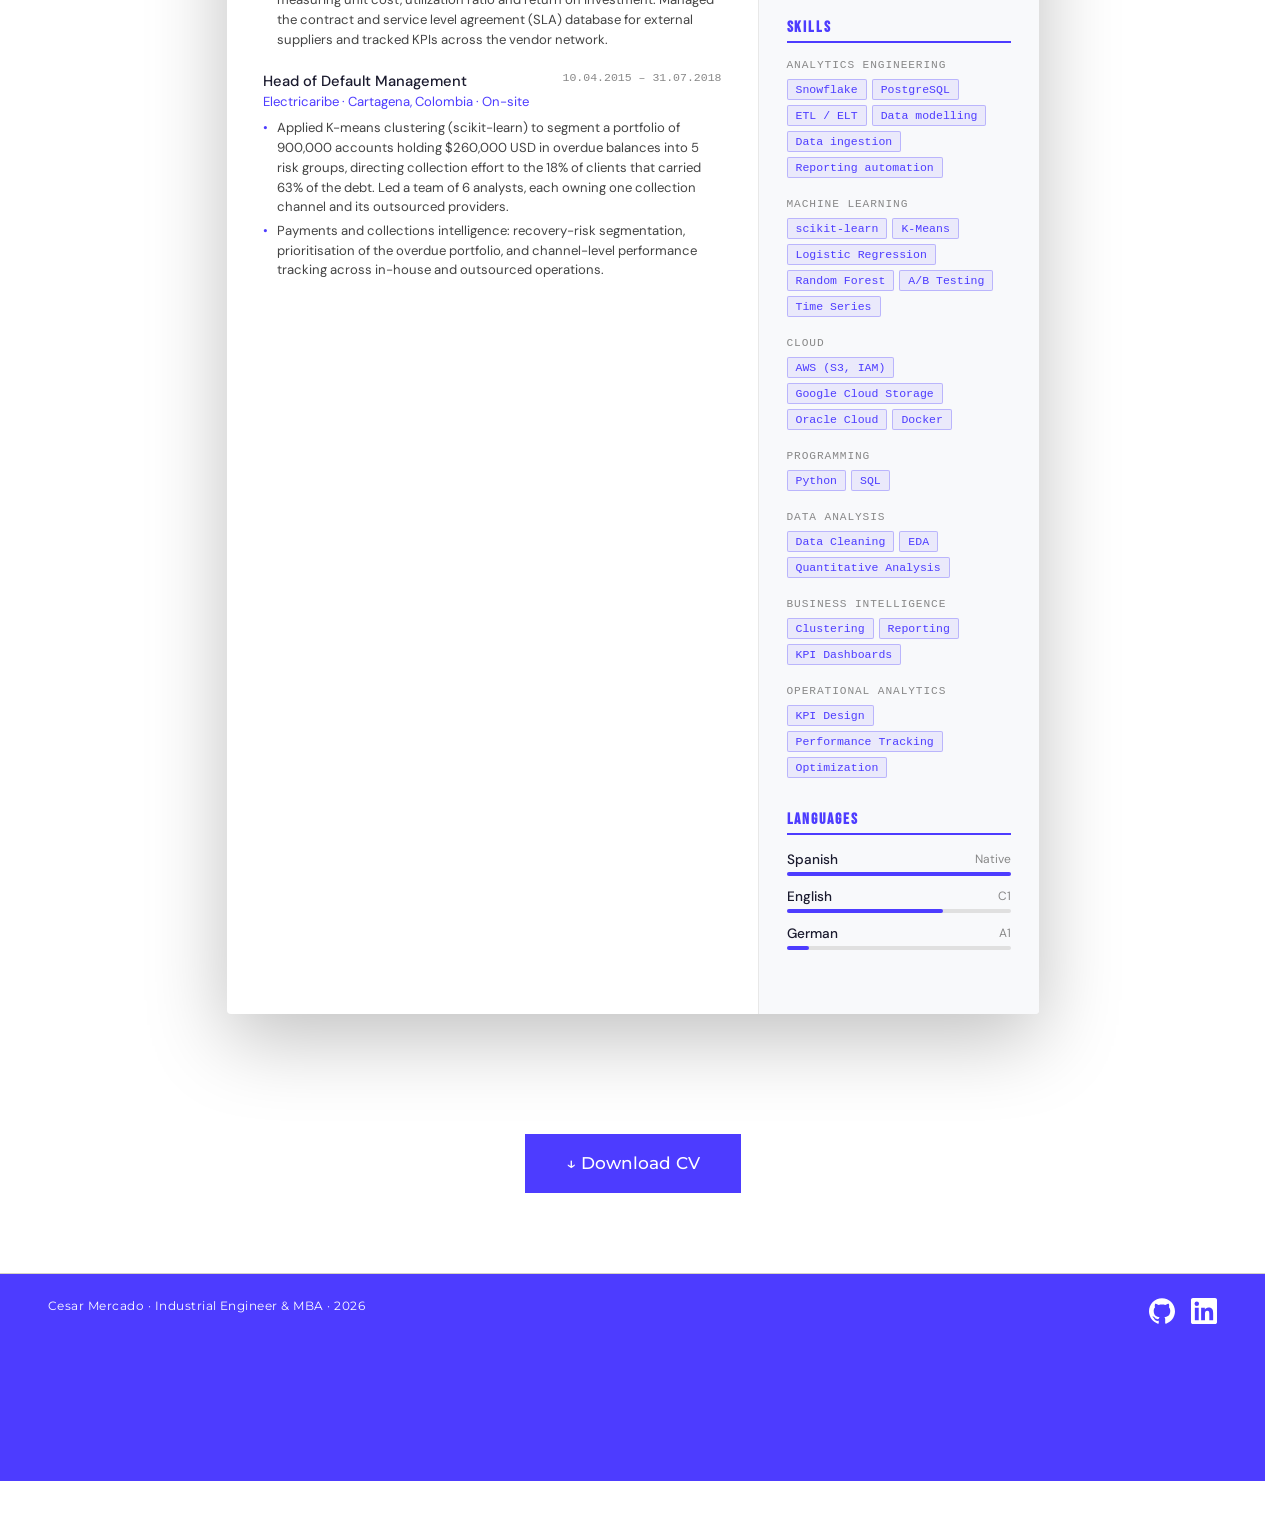
<file: frontend/pages/cv.html>
<!DOCTYPE html>
<html lang="en">

<head>
  <meta charset="UTF-8" />
  <meta name="viewport" content="width=device-width, initial-scale=1.0" />

  <title>Cesar Mercado · CV</title>
  <meta name="description" content="CV of Cesar Mercado: ten years as a data scientist and business analyst across insurance and utilities, with an MBA and an Industrial Engineering degree recognised in Germany." />
  <link rel="canonical" href="https://mercado.es.eu.org/pages/cv.html" />

  <link rel="icon" type="image/svg+xml" href="../assets/images/favicon.svg" />

  <meta property="og:type" content="profile" />
  <meta property="og:site_name" content="Cesar Mercado" />
  <meta property="og:title" content="Cesar Mercado · CV" />
  <meta property="og:description" content="Ten years as a data scientist and business analyst across insurance and utilities. MBA and Industrial Engineering degree recognised in Germany." />
  <meta property="og:url" content="https://mercado.es.eu.org/pages/cv.html" />
  <meta property="og:image" content="https://mercado.es.eu.org/assets/images/og-cover.jpg" />
  <meta property="og:image:width" content="1200" />
  <meta property="og:image:height" content="630" />
  <meta name="twitter:card" content="summary_large_image" />

  <link rel="stylesheet" href="../css/style.css" />
</head>

<body>

  <!-- top menu -->
  <header class="top-menu">
    <a href="../index.html" class="items">Home</a>
    <a href="about.html" class="items" data-feature="about">About</a>
    <a href="projects.html" class="items" data-feature="projects">Projects</a>
    <a href="cv.html" class="items active" data-feature="cv">CV</a>
    <a href="contact.html" class="items" data-feature="contact">Contact</a>
  </header>

  <!-- navbar -->
  <nav class="navbar">
    <div class="nav-left">
      <a href="../index.html" class="nav-logo">
        <img src="../assets/images/undraw_man.svg" alt="Home" />
      </a>
    </div>

    <button class="nav-toggle" id="navToggle" aria-label="Toggle menu">
      <span></span><span></span><span></span>
    </button>

    <ul class="nav-links" id="navLinks">
      <li><a href="../index.html">Home</a></li>
      <li><a href="about.html" data-feature="about">About</a></li>
      <li><a href="projects.html" data-feature="projects">Projects</a></li>
      <li><a href="cv.html" class="active" data-feature="cv">CV</a></li>
      <li><a href="contact.html" data-feature="contact">Contact</a></li>
    </ul>
  </nav>

  <!-- hero -->
  <section class="cv-hero">
    <h1 class="section-title">MY <span class="accent">CV</span></h1>
    <a href="../assets/files/Cesar_Mercado_CV.pdf" download class="btn btn-primary">↓ Download CV</a>
    <a href="../assets/files/Cesar_Mercado_CV.pdf" target="_blank" rel="noopener" class="btn btn-outline">View PDF ↗</a>
  </section>

  <!-- cv preview -->
  <div class="cv-wrapper">
    <div class="cv-preview">

      <div class="cv-header">
        <div class="cv-photo-circle">
          <img src="../assets/images/headshot-original.jpeg" alt="Cesar Mercado" onerror="this.style.display='none'" />
        </div>
        <div class="cv-header-info">
          <h1>Cesar Mercado, Eng, MBA</h1>
          <p class="cv-role">Data Scientist · Data and Business Analyst</p>
          <div class="cv-contact">
            <span>📧 <a href="mailto:cesarmercado@outlook.com">cesarmercado@outlook.com</a></span>
            <span>🌐 mercado.es.eu.org</span>
          </div>
        </div>
      </div>

      <div class="cv-body">

        <!-- main column -->
        <div class="cv-main">

          <div class="cv-section">
            <h2 class="cv-section-title">Personal Profile</h2>
            <p class="cv-intro">
              Industrial Engineer and MBA with a decade of experience in the utilities and insurance sectors, working on portfolios and customer bases over 4 million accounts. Uses Python, SQL, SPSS Modeler, Snowflake, AWS and Power BI to structure data flows, build risk and segmentation models, and design dashboards. Turns raw data into insights and explains the numbers in plain language. Native Spanish speaker with C1 English and A1 German.
            </p>
          </div>

          <div class="cv-section">
            <h2 class="cv-section-title">Work Experience</h2>

            <div class="cv-job">
              <div class="cv-job-header">
                <span class="cv-job-title">Insurance Data Analyst</span>
                <span class="cv-job-period">24.06.2025 – Current</span>
              </div>
              <p class="cv-job-company">Independent Practitioner · Remote</p>
              <ul>
                <li>Validated and standardized millions of policy and claim records against actuarial rules, raising data quality from 82% to 97% and removing 5 days of manual checking every month. Ran exploratory data analysis (EDA) in Python and SQL over 5 years of history to surface pricing gaps, and early risk signals.</li>
              </ul>
            </div>

            <div class="cv-job">
              <div class="cv-job-header">
                <span class="cv-job-title">Integrations Engineer</span>
                <span class="cv-job-period">06.02.2023 – 17.05.2025</span>
              </div>
              <p class="cv-job-company">Independent Practitioner · Remote</p>
              <ul>
                <li>Designed inbound and outbound data architectures that move client records from AWS S3, Google Cloud Storage, SFTP, REST APIs and web scraping into a central Snowflake environment. Parsed 27 source feeds in Python, holding uniform file structures for client financial reconciliations. Refactored core ETL query logic and managed feasibility reviews through Jira and Monday.com.</li>
                <li>Analytics engineering in practice: ingestion, staging and transformation layers over 27 sources, a single Snowflake warehouse as the serving layer, and uniform file contracts so that financial reconciliation reporting could run without manual repair.</li>
              </ul>
            </div>

            <div class="cv-job">
              <div class="cv-job-header">
                <span class="cv-job-title">Senior Professional in Distribution</span>
                <span class="cv-job-period">27.07.2022 – 26.12.2022</span>
              </div>
              <p class="cv-job-company">Enel Colombia · Bogotá, Colombia · Hybrid</p>
              <ul>
                <li>Built risk models in Python for hundreds of distribution assets, producing health index scores and remaining useful life estimates that moved maintenance from a fixed calendar to condition-based, avoiding $90,000 USD in early replacements. Designed Power BI dashboards tracking the reliability indicators SAIDI and SAIFI.</li>
              </ul>
            </div>

            <div class="cv-job">
              <div class="cv-job-header">
                <span class="cv-job-title">Commercial Operational Management</span>
                <span class="cv-job-period">01.06.2019 – 10.08.2022</span>
              </div>
              <p class="cv-job-company">Afinia EPM · Cartagena, Colombia · On-site</p>
              <ul>
                <li>Monitor and control commercial cycle operations. Built reporting models with SQL and BI that gave the commercial teams a daily work list, so decisions followed the current data instead of the previous month summary.</li>
              </ul>
            </div>

            <div class="cv-job">
              <div class="cv-job-header">
                <span class="cv-job-title">Customer Technical Assistance Analyst</span>
                <span class="cv-job-period">01.08.2018 – 31.05.2019</span>
              </div>
              <p class="cv-job-company">Electricaribe · Barranquilla, Colombia · On-site</p>
              <ul>
                <li>Planned budgets and ran variance analysis against historical cost data, measuring unit cost, utilization ratio and return on investment. Managed the contract and service level agreement (SLA) database for external suppliers and tracked KPIs across the vendor network.</li>
              </ul>
            </div>

            <div class="cv-job">
              <div class="cv-job-header">
                <span class="cv-job-title">Head of Default Management</span>
                <span class="cv-job-period">10.04.2015 – 31.07.2018</span>
              </div>
              <p class="cv-job-company">Electricaribe · Cartagena, Colombia · On-site</p>
              <ul>
                <li>Applied K-means clustering (scikit-learn) to segment a portfolio of 900,000 accounts holding $260,000 USD in overdue balances into 5 risk groups, directing collection effort to the 18% of clients that carried 63% of the debt. Led a team of 6 analysts, each owning one collection channel and its outsourced providers.</li>
                <li>Payments and collections intelligence: recovery-risk segmentation, prioritisation of the overdue portfolio, and channel-level performance tracking across in-house and outsourced operations.</li>
              </ul>
            </div>

          </div>
        </div>

        <!-- sidebar -->
        <div class="cv-sidebar">

          <div class="cv-section">
            <h2 class="cv-section-title">Education</h2>

            <div class="cv-edu">
              <p class="cv-edu-degree">Executive MBA in Strategic Business Management</p>
              <p class="cv-edu-school">Formato Educativo · Madrid, Spain</p>
              <p class="cv-edu-year">09.02.2022 – 30.10.2022</p>
              <p class="cv-edu-note">50 credits awarded by Formato Educativo Business School with UEMC and Gadex as participating institutions. Diploma issued in Madrid on 15 December 2022 and apostilled in Spain under the Hague Convention.</p>
            </div>

            <div class="cv-edu">
              <p class="cv-edu-degree">Bachelor of Science in Industrial Engineering</p>
              <p class="cv-edu-school">Universidad del Norte · Barranquilla, Colombia</p>
              <p class="cv-edu-year">29.01.2009 – 06.03.2015</p>
              <p class="cv-edu-note">Ten-semester degree in process design, operations research and production management, closed with a 256-hour industrial placement and a final research project, both graded above the cumulative average.</p>
            </div>
          </div>

          <div class="cv-section">
            <h2 class="cv-section-title">Certifications</h2>

            <div class="cv-edu">
              <p class="cv-edu-degree">Wirtschaftsingenieur (Statement of Comparability)</p>
              <p class="cv-edu-school">ZAB · Kultusministerkonferenz</p>
              <p class="cv-edu-year">22.08.2025</p>
              <p class="cv-edu-note">Zeugnisbewertung: the Industrial Engineering degree is assessed as equal to a German higher education degree, between Bachelor's and Master's level.</p>
            </div>

            <div class="cv-edu">
              <p class="cv-edu-degree">Data Science (Graduated with Honors)</p>
              <p class="cv-edu-school">Correlation One · DS4A</p>
              <p class="cv-edu-year">16.07.2022</p>
              <p class="cv-edu-note">375 hours. Built and tested machine learning models for practical business cases, from EDA to model building and dashboards.</p>
            </div>

            <div class="cv-edu">
              <p class="cv-edu-degree">Business Intelligence</p>
              <p class="cv-edu-school">Pontificia Universidad Javeriana · Bogotá, Colombia</p>
              <p class="cv-edu-year">20.09.2023</p>
              <p class="cv-edu-note">117 hours. Data governance, KPIs, clustering, predictive modeling and recommendation systems.</p>
            </div>

            <div class="cv-edu">
              <p class="cv-edu-degree">Power BI</p>
              <p class="cv-edu-school">Pontificia Universidad Javeriana · Bogotá, Colombia</p>
              <p class="cv-edu-year">26.09.2020</p>
              <p class="cv-edu-note">40 hours. Data modeling, DAX and Power Query.</p>
            </div>
          </div>

          <div class="cv-section">
            <h2 class="cv-section-title">Skills</h2>

            <div class="cv-skill-group">
              <p class="cv-skill-label">Analytics Engineering</p>
              <div class="cv-skill-tags">
                <span class="cv-tag">Snowflake</span>
                <span class="cv-tag">PostgreSQL</span>
                <span class="cv-tag">ETL / ELT</span>
                <span class="cv-tag">Data modelling</span>
                <span class="cv-tag">Data ingestion</span>
                <span class="cv-tag">Reporting automation</span>
              </div>
            </div>
            <div class="cv-skill-group">
              <p class="cv-skill-label">Machine Learning</p>
              <div class="cv-skill-tags">
                <span class="cv-tag">scikit-learn</span>
                <span class="cv-tag">K-Means</span>
                <span class="cv-tag">Logistic Regression</span>
                <span class="cv-tag">Random Forest</span>
                <span class="cv-tag">A/B Testing</span>
                <span class="cv-tag">Time Series</span>
              </div>
            </div>
            <div class="cv-skill-group">
              <p class="cv-skill-label">Cloud</p>
              <div class="cv-skill-tags">
                <span class="cv-tag">AWS (S3, IAM)</span>
                <span class="cv-tag">Google Cloud Storage</span>
                <span class="cv-tag">Oracle Cloud</span>
                <span class="cv-tag">Docker</span>
              </div>
            </div>
            <div class="cv-skill-group">
              <p class="cv-skill-label">Programming</p>
              <div class="cv-skill-tags">
                <span class="cv-tag">Python</span>
                <span class="cv-tag">SQL</span>
              </div>
            </div>
            <div class="cv-skill-group">
              <p class="cv-skill-label">Data Analysis</p>
              <div class="cv-skill-tags">
                <span class="cv-tag">Data Cleaning</span>
                <span class="cv-tag">EDA</span>
                <span class="cv-tag">Quantitative Analysis</span>
              </div>
            </div>
            <div class="cv-skill-group">
              <p class="cv-skill-label">Business Intelligence</p>
              <div class="cv-skill-tags">
                <span class="cv-tag">Clustering</span>
                <span class="cv-tag">Reporting</span>
                <span class="cv-tag">KPI Dashboards</span>
              </div>
            </div>
            <div class="cv-skill-group">
              <p class="cv-skill-label">Operational Analytics</p>
              <div class="cv-skill-tags">
                <span class="cv-tag">KPI Design</span>
                <span class="cv-tag">Performance Tracking</span>
                <span class="cv-tag">Optimization</span>
              </div>
            </div>
          </div>

          <div class="cv-section">
            <h2 class="cv-section-title">Languages</h2>

            <div class="cv-lang">
              <div class="cv-lang-row">
                <span class="cv-lang-name">Spanish</span>
                <span class="cv-lang-level">Native</span>
              </div>
              <div class="cv-lang-bar"><div class="cv-lang-fill" style="width:100%"></div></div>
            </div>

            <div class="cv-lang">
              <div class="cv-lang-row">
                <span class="cv-lang-name">English</span>
                <span class="cv-lang-level">C1</span>
              </div>
              <div class="cv-lang-bar"><div class="cv-lang-fill" style="width:70%"></div></div>
            </div>

            <div class="cv-lang">
              <div class="cv-lang-row">
                <span class="cv-lang-name">German</span>
                <span class="cv-lang-level">A1</span>
              </div>
              <div class="cv-lang-bar"><div class="cv-lang-fill" style="width:10%"></div></div>
            </div>
          </div>


        </div>
      </div>
    </div>
  </div>

  <!-- bottom cta -->
  <div class="cv-cta-bottom">
    <a href="../assets/files/Cesar_Mercado_CV.pdf" download class="btn btn-primary">↓ Download CV</a>
  </div>

  <!-- footer -->
  <footer class="footer">
    <span>Cesar Mercado · Industrial Engineer &amp; MBA · 2026</span>
    <div class="footer-links">
      <a href="https://github.com/cesarmercadokid" target="_blank" rel="noopener" aria-label="GitHub">
        <svg viewBox="0 0 24 24" role="img" aria-hidden="true"><path d="M12 .297c-6.63 0-12 5.373-12 12 0 5.303 3.438 9.8 8.205 11.385.6.113.82-.258.82-.577 0-.285-.01-1.04-.015-2.04-3.338.724-4.042-1.61-4.042-1.61C4.422 18.07 3.633 17.7 3.633 17.7c-1.087-.744.084-.729.084-.729 1.205.084 1.838 1.236 1.838 1.236 1.07 1.835 2.809 1.305 3.495.998.108-.776.417-1.305.76-1.605-2.665-.3-5.466-1.332-5.466-5.93 0-1.31.465-2.38 1.235-3.22-.135-.303-.54-1.523.105-3.176 0 0 1.005-.322 3.3 1.23.96-.267 1.98-.399 3-.405 1.02.006 2.04.138 3 .405 2.28-1.552 3.285-1.23 3.285-1.23.645 1.653.24 2.873.12 3.176.765.84 1.23 1.91 1.23 3.22 0 4.61-2.805 5.625-5.475 5.92.42.36.81 1.096.81 2.22 0 1.606-.015 2.896-.015 3.286 0 .315.21.69.825.57C20.565 22.092 24 17.592 24 12.297c0-6.627-5.373-12-12-12"/></svg>
      </a>
      <a href="https://linkedin.com/in/cesarmercadokid" target="_blank" rel="noopener" aria-label="LinkedIn">
        <svg viewBox="0 0 24 24" role="img" aria-hidden="true"><path d="M20.447 20.452h-3.554v-5.569c0-1.328-.027-3.037-1.852-3.037-1.853 0-2.136 1.445-2.136 2.939v5.667H9.351V9h3.414v1.561h.046c.477-.9 1.637-1.85 3.37-1.85 3.601 0 4.267 2.37 4.267 5.455v6.286zM5.337 7.433a2.062 2.062 0 01-2.063-2.065 2.064 2.064 0 112.063 2.065zm1.782 13.019H3.555V9h3.564v11.452zM22.225 0H1.771C.792 0 0 .774 0 1.729v20.542C0 23.227.792 24 1.771 24h20.451C23.2 24 24 23.227 24 22.271V1.729C24 .774 23.2 0 22.222 0h.003z"/></svg>
      </a>
    </div>
  </footer>

  <script src="../js/main.js"></script>
</body>
</html>
</file>
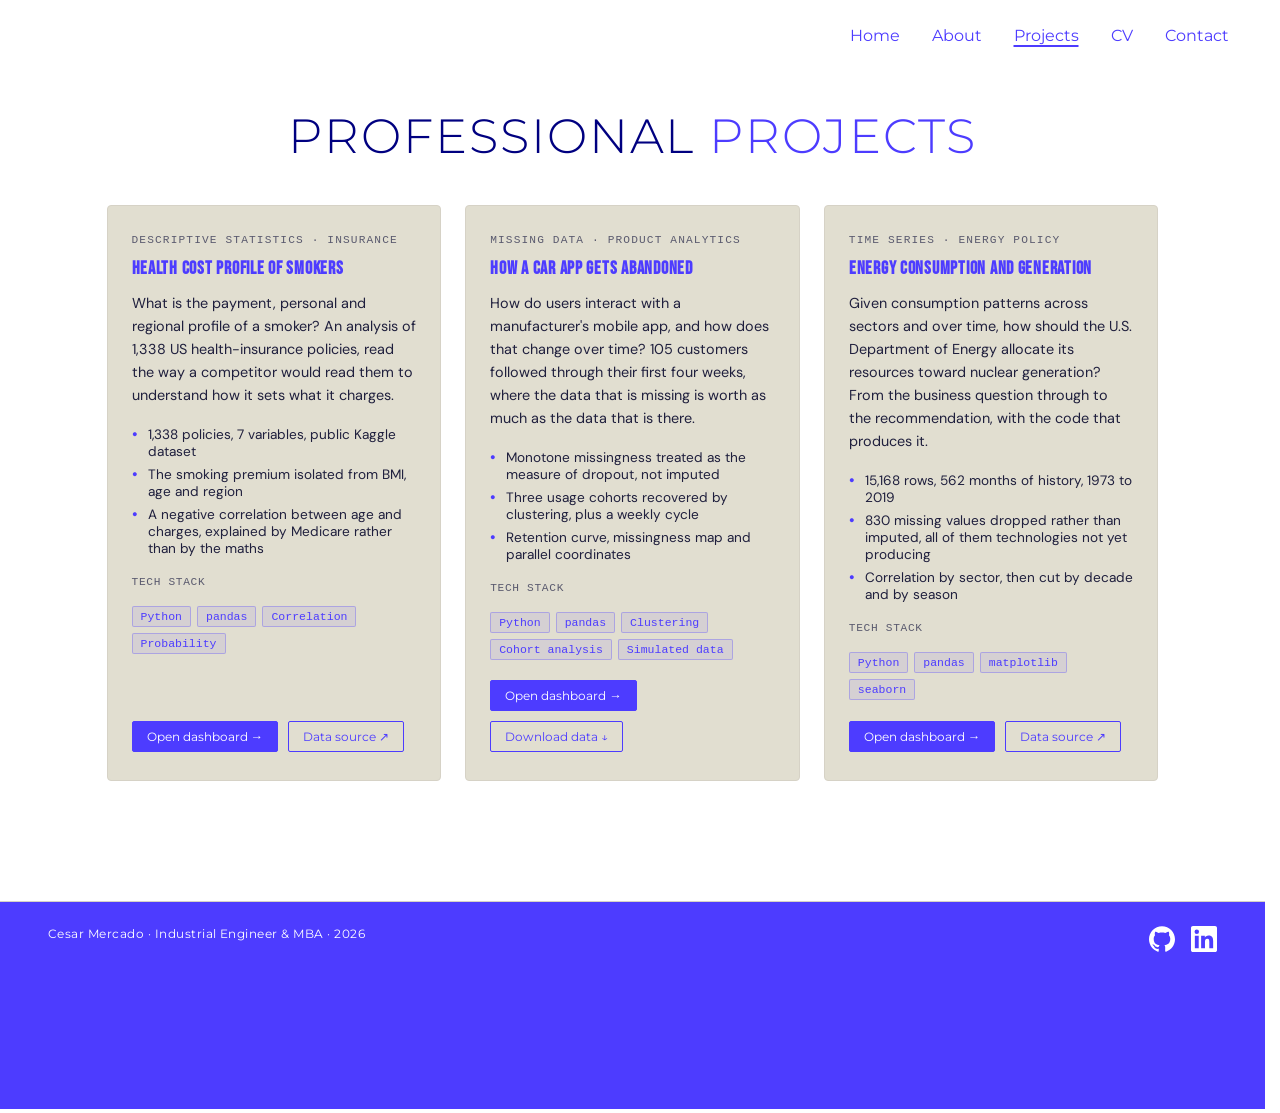
<file: frontend/pages/projects.html>
<!DOCTYPE html>
<html lang="en">

<head>
  <meta charset="UTF-8" />
  <meta name="viewport" content="width=device-width, initial-scale=1.0" />

  <title>Cesar Mercado · Projects</title>
  <meta name="description" content="Interactive data analysis dashboards: health-cost profiles, mobile app retention and US energy generation. Each one takes a business question from the raw data to a documented answer." />
  <link rel="canonical" href="https://mercado.es.eu.org/pages/projects.html" />

  <link rel="icon" type="image/svg+xml" href="../assets/images/favicon.svg" />

  <meta property="og:type" content="website" />
  <meta property="og:site_name" content="Cesar Mercado" />
  <meta property="og:title" content="Cesar Mercado · Projects" />
  <meta property="og:description" content="Interactive dashboards taking a business question from the raw data to a documented answer." />
  <meta property="og:url" content="https://mercado.es.eu.org/pages/projects.html" />
  <meta property="og:image" content="https://mercado.es.eu.org/assets/images/og-cover.jpg" />
  <meta property="og:image:width" content="1200" />
  <meta property="og:image:height" content="630" />
  <meta name="twitter:card" content="summary_large_image" />

  <link rel="stylesheet" href="../css/style.css" />
</head>

<body>

  <!-- top menu -->
  <header class="top-menu">
    <a href="../index.html" class="items">Home</a>
    <a href="about.html" class="items" data-feature="about">About</a>
    <a href="projects.html" class="items active" data-feature="projects">Projects</a>
    <a href="cv.html" class="items" data-feature="cv">CV</a>
    <a href="contact.html" class="items" data-feature="contact">Contact</a>
  </header>

  <!-- navbar -->
  <nav class="navbar">
    <div class="nav-left">
      <a href="../index.html" class="nav-logo">
        <img src="../assets/images/undraw_man.svg" alt="Home" />
      </a>
    </div>

    <button class="nav-toggle" id="navToggle" aria-label="Toggle menu">
      <span></span><span></span><span></span>
    </button>

    <ul class="nav-links" id="navLinks">
      <li><a href="../index.html">Home</a></li>
      <li><a href="about.html" data-feature="about">About</a></li>
      <li><a href="projects.html" class="active" data-feature="projects">Projects</a></li>
      <li><a href="cv.html" data-feature="cv">CV</a></li>
      <li><a href="contact.html" data-feature="contact">Contact</a></li>
    </ul>
  </nav>

  <!-- hero -->
  <section class="projects-hero">
    <h1 class="section-title">PROFESSIONAL <span class="accent">PROJECTS</span></h1>
  </section>

  <section>
    <div class="projects-grid">

      <!-- PROJECT 1 -->
      <div class="project-card">
        <p class="project-eyebrow">Descriptive statistics · Insurance</p>
        <h3 class="project-title">Health cost profile of smokers</h3>
        <p class="project-desc">
          What is the payment, personal and regional profile of a smoker? An analysis of
          1,338 US health-insurance policies, read the way a competitor would read them
          to understand how it sets what it charges.
        </p>
        <ul class="project-bullets">
          <li>1,338 policies, 7 variables, public Kaggle dataset</li>
          <li>The smoking premium isolated from BMI, age and region</li>
          <li>A negative correlation between age and charges, explained by Medicare rather than by the maths</li>
        </ul>
        <p class="stack-label">Tech Stack</p>
        <div class="project-stack">
          <span class="stack-chip">Python</span>
          <span class="stack-chip">pandas</span>
          <span class="stack-chip">Correlation</span>
          <span class="stack-chip">Probability</span>
        </div>
        <div class="project-links">
          <a href="../projects/01-health-costs-and-smokers.html" class="project-link primary">Open dashboard →</a>
          <a href="https://www.kaggle.com/datasets/mirichoi0218/insurance" target="_blank" rel="noopener" class="project-link">Data source ↗</a>
        </div>
      </div>

      <!-- PROJECT 2 -->
      <div class="project-card">
        <p class="project-eyebrow">Missing data · Product analytics</p>
        <h3 class="project-title">How a car app gets abandoned</h3>
        <p class="project-desc">
          How do users interact with a manufacturer's mobile app, and how does that change
          over time? 105 customers followed through their first four weeks, where the data
          that is missing is worth as much as the data that is there.
        </p>
        <ul class="project-bullets">
          <li>Monotone missingness treated as the measure of dropout, not imputed</li>
          <li>Three usage cohorts recovered by clustering, plus a weekly cycle</li>
          <li>Retention curve, missingness map and parallel coordinates</li>
        </ul>
        <p class="stack-label">Tech Stack</p>
        <div class="project-stack">
          <span class="stack-chip">Python</span>
          <span class="stack-chip">pandas</span>
          <span class="stack-chip">Clustering</span>
          <span class="stack-chip">Cohort analysis</span>
          <span class="stack-chip">Simulated data</span>
        </div>
        <div class="project-links">
          <a href="../projects/02-mobile-app-engagement.html" class="project-link primary">Open dashboard →</a>
          <a href="../projects/data/mobile-app-engagement-simulated.csv" download class="project-link">Download data ↓</a>
        </div>
      </div>

      <!-- PROJECT 3 -->
      <div class="project-card">
        <p class="project-eyebrow">Time series · Energy policy</p>
        <h3 class="project-title">Energy consumption and generation</h3>
        <p class="project-desc">
          Given consumption patterns across sectors and over time, how should the U.S.
          Department of Energy allocate its resources toward nuclear generation? From the
          business question through to the recommendation, with the code that produces it.
        </p>
        <ul class="project-bullets">
          <li>15,168 rows, 562 months of history, 1973 to 2019</li>
          <li>830 missing values dropped rather than imputed, all of them technologies not yet producing</li>
          <li>Correlation by sector, then cut by decade and by season</li>
        </ul>
        <p class="stack-label">Tech Stack</p>
        <div class="project-stack">
          <span class="stack-chip">Python</span>
          <span class="stack-chip">pandas</span>
          <span class="stack-chip">matplotlib</span>
          <span class="stack-chip">seaborn</span>
        </div>
        <div class="project-links">
          <a href="../projects/03-energy-consumption-and-generation.html" class="project-link primary">Open dashboard →</a>
          <a href="https://www.eia.gov/totalenergy/data/monthly/" target="_blank" rel="noopener" class="project-link">Data source ↗</a>
        </div>
      </div>

    </div>

  </section>

  <!-- footer -->
  <footer class="footer">
    <span>Cesar Mercado · Industrial Engineer &amp; MBA · 2026</span>
    <div class="footer-links">
      <a href="https://github.com/cesarmercadokid" target="_blank" rel="noopener" aria-label="GitHub">
        <svg viewBox="0 0 24 24" role="img" aria-hidden="true"><path d="M12 .297c-6.63 0-12 5.373-12 12 0 5.303 3.438 9.8 8.205 11.385.6.113.82-.258.82-.577 0-.285-.01-1.04-.015-2.04-3.338.724-4.042-1.61-4.042-1.61C4.422 18.07 3.633 17.7 3.633 17.7c-1.087-.744.084-.729.084-.729 1.205.084 1.838 1.236 1.838 1.236 1.07 1.835 2.809 1.305 3.495.998.108-.776.417-1.305.76-1.605-2.665-.3-5.466-1.332-5.466-5.93 0-1.31.465-2.38 1.235-3.22-.135-.303-.54-1.523.105-3.176 0 0 1.005-.322 3.3 1.23.96-.267 1.98-.399 3-.405 1.02.006 2.04.138 3 .405 2.28-1.552 3.285-1.23 3.285-1.23.645 1.653.24 2.873.12 3.176.765.84 1.23 1.91 1.23 3.22 0 4.61-2.805 5.625-5.475 5.92.42.36.81 1.096.81 2.22 0 1.606-.015 2.896-.015 3.286 0 .315.21.69.825.57C20.565 22.092 24 17.592 24 12.297c0-6.627-5.373-12-12-12"/></svg>
      </a>
      <a href="https://linkedin.com/in/cesarmercadokid" target="_blank" rel="noopener" aria-label="LinkedIn">
        <svg viewBox="0 0 24 24" role="img" aria-hidden="true"><path d="M20.447 20.452h-3.554v-5.569c0-1.328-.027-3.037-1.852-3.037-1.853 0-2.136 1.445-2.136 2.939v5.667H9.351V9h3.414v1.561h.046c.477-.9 1.637-1.85 3.37-1.85 3.601 0 4.267 2.37 4.267 5.455v6.286zM5.337 7.433a2.062 2.062 0 01-2.063-2.065 2.064 2.064 0 112.063 2.065zm1.782 13.019H3.555V9h3.564v11.452zM22.225 0H1.771C.792 0 0 .774 0 1.729v20.542C0 23.227.792 24 1.771 24h20.451C23.2 24 24 23.227 24 22.271V1.729C24 .774 23.2 0 22.222 0h.003z"/></svg>
      </a>
    </div>
  </footer>

  <script src="../js/main.js"></script>
</body>
</html>
</file>
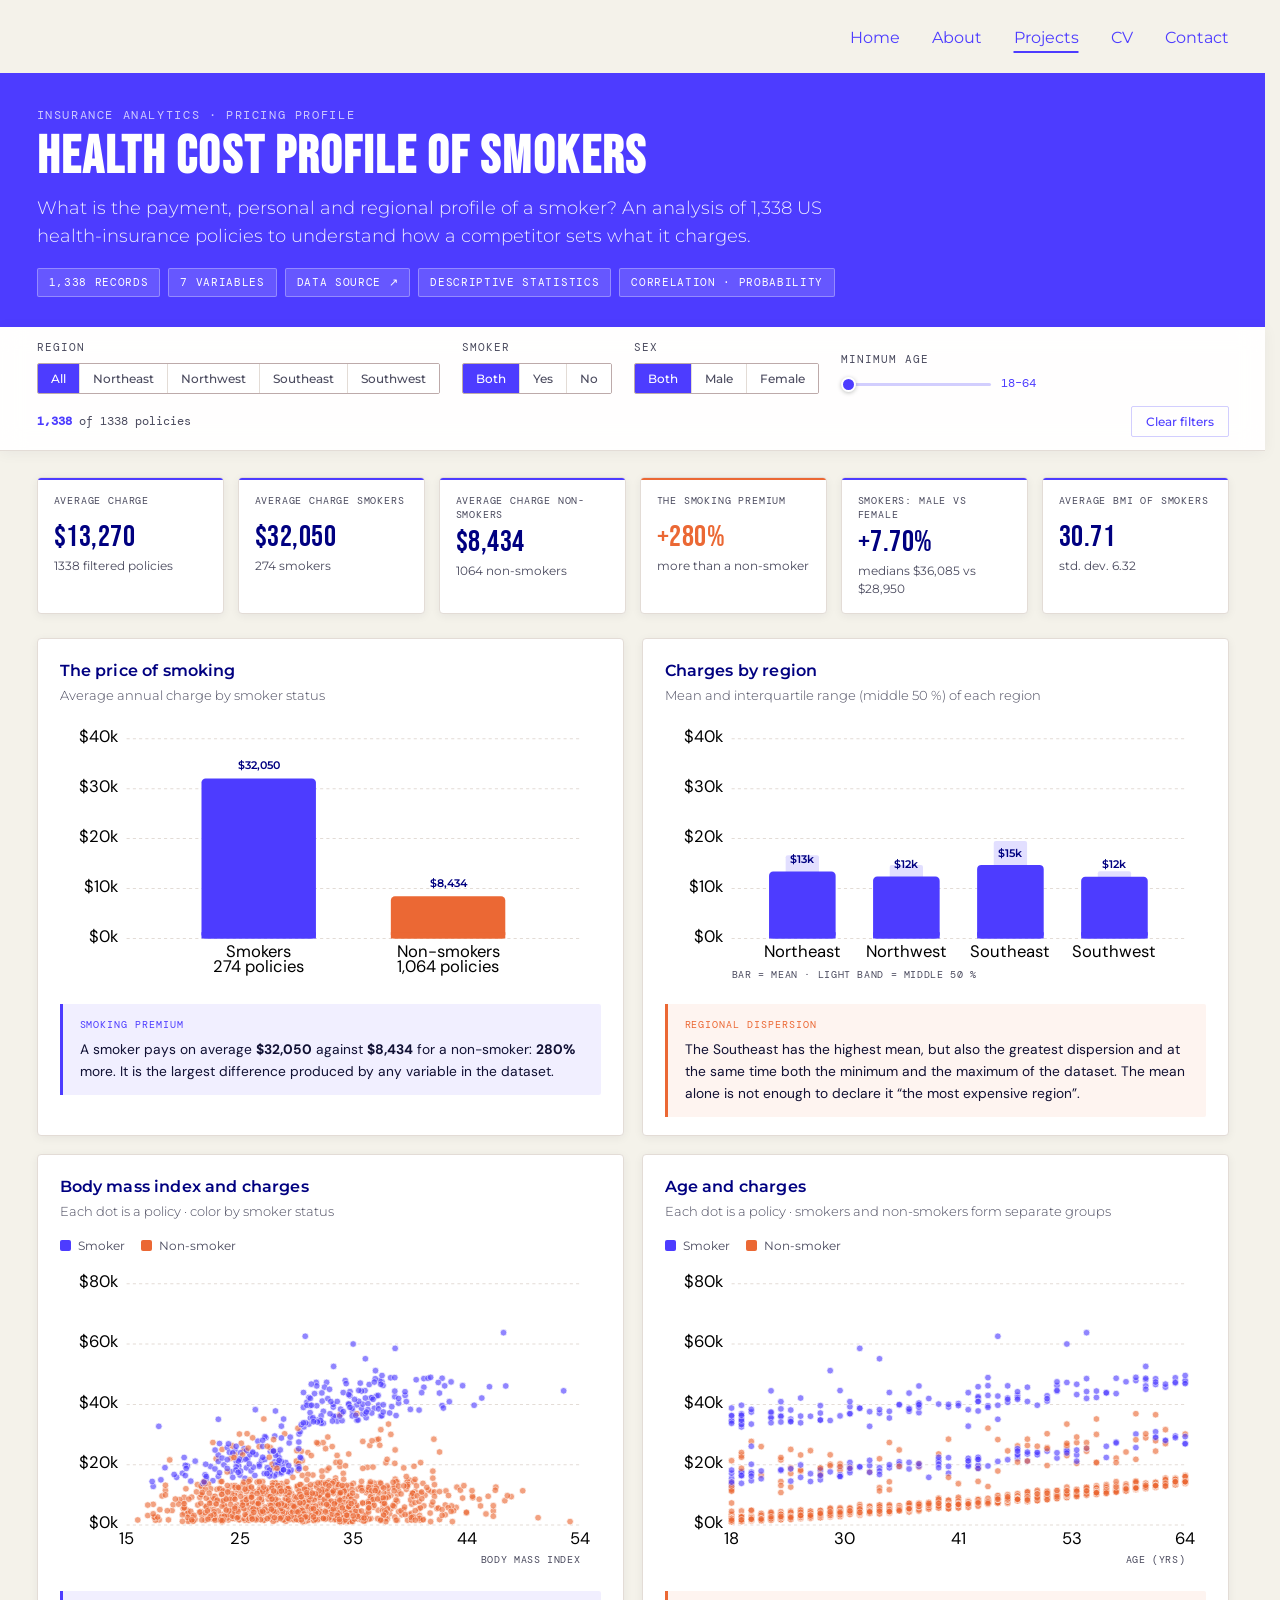
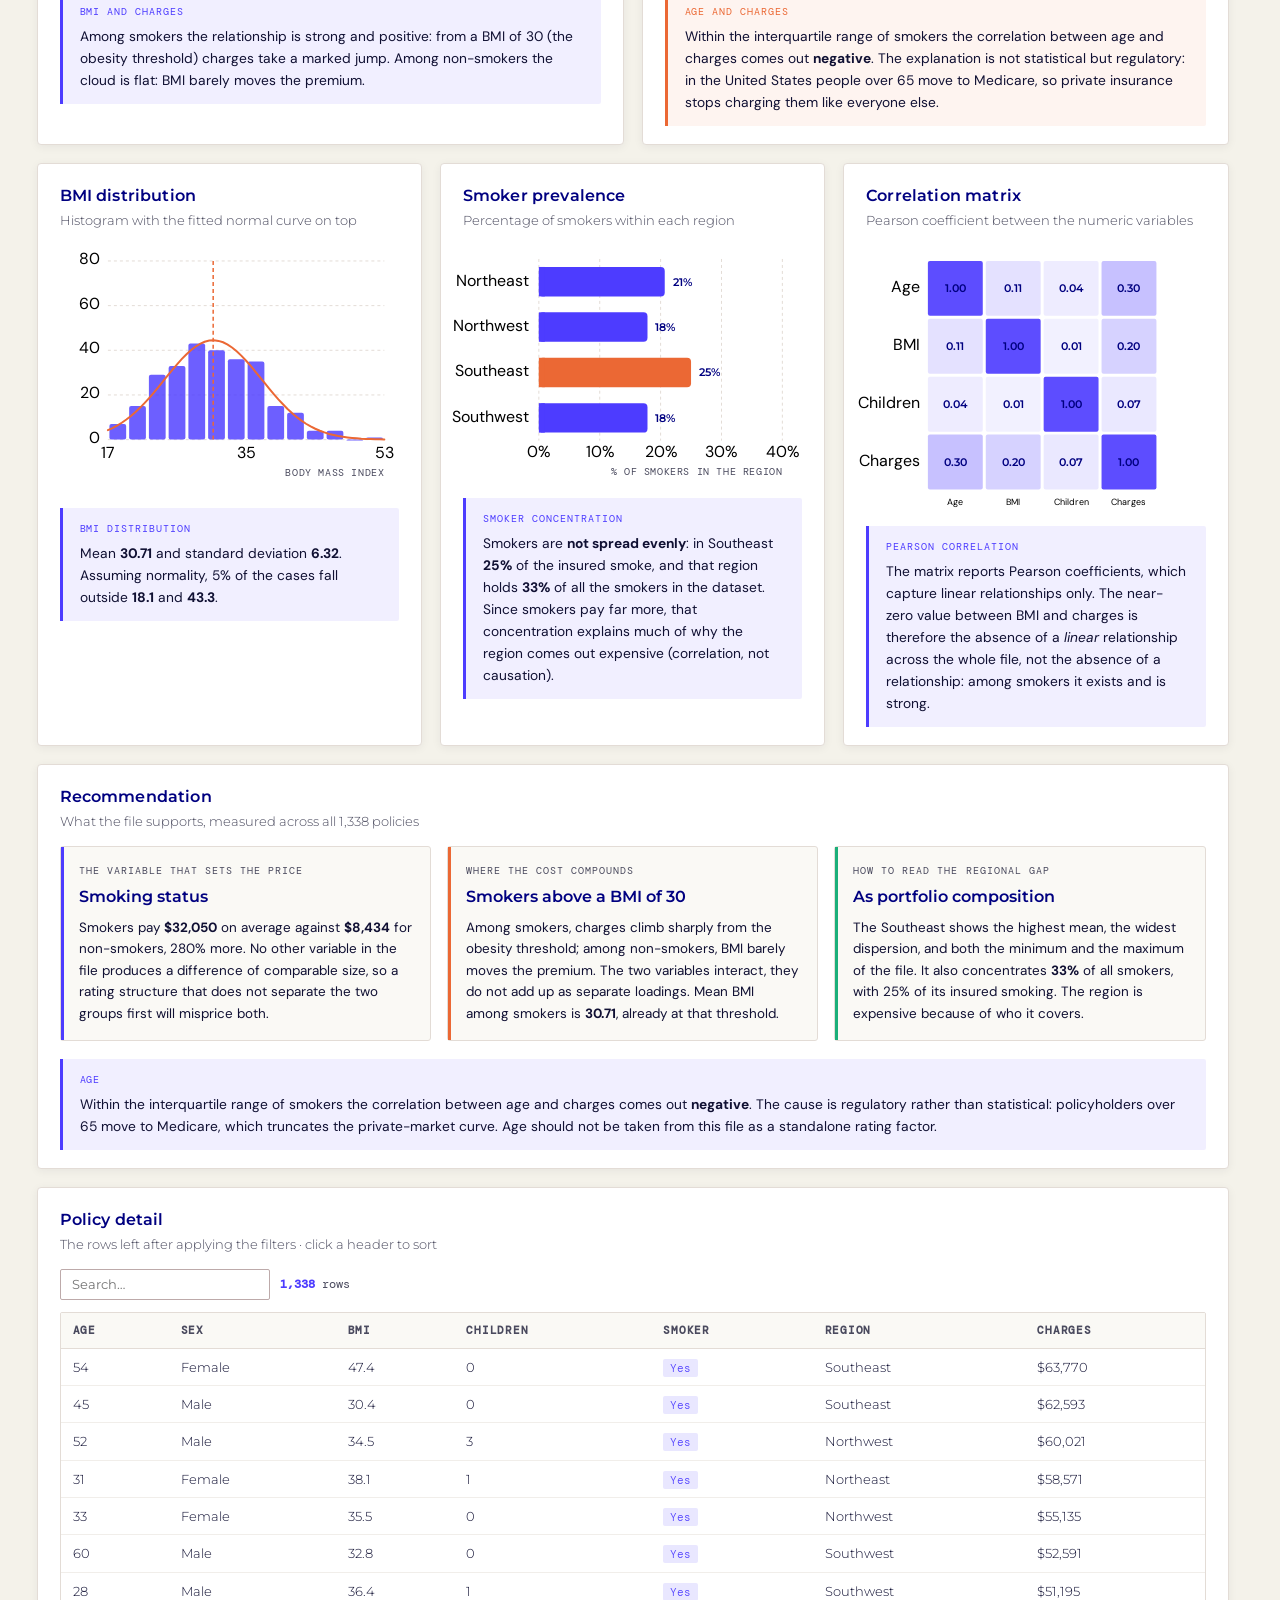
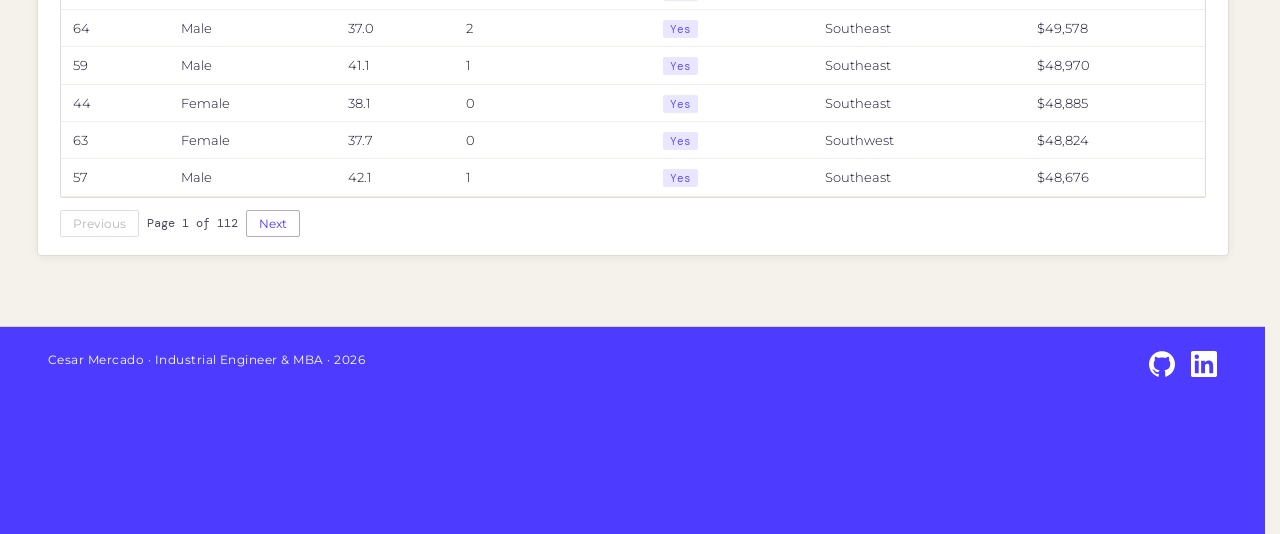
<file: frontend/projects/01-health-costs-and-smokers.html>
<!doctype html>
<html lang="en">
<head>
<meta charset="utf-8">
<meta name="viewport" content="width=device-width, initial-scale=1">
<title>Health cost profile of smokers · Cesar Mercado</title>
<link rel="preconnect" href="https://fonts.googleapis.com">
<link rel="preconnect" href="https://fonts.gstatic.com" crossorigin>
<link href="https://fonts.googleapis.com/css2?family=Bebas+Neue&family=DM+Mono:wght@400;500&family=DM+Sans:wght@300;400;500&family=Montserrat:wght@300;400;500;600&display=swap" rel="stylesheet">
<style>
:root{
  --primary:#4D3CFF;
  --primary-dark:#3A2BD6;
  --primary-08:rgba(77,60,255,.08);
  --primary-14:rgba(77,60,255,.14);
  --primary-25:rgba(77,60,255,.25);
  --sand:#e1ded0;
  --page:#f4f2ea;
  --card:#ffffff;
  --text:#000080;
  --ink:#101033;
  --muted:#4a4a5e;
  --border:#bdaaaa;
  --border-soft:#e3dcd6;

  --s1:#4D3CFF;   /* smokers / series 1 */
  --s2:#EB6834;   /* non-smokers / series 2 */
  --s3:#1BAF7A;
  --s4:#EDA100;

  --font-head:'Bebas Neue',sans-serif;
  --font-body:'DM Sans',sans-serif;
  --font-ui:'Montserrat',sans-serif;
  --font-mono:'DM Mono',ui-monospace,monospace;

  --radius:4px;
  --shadow:0 12px 40px rgba(77,60,255,.10);
  --shadow-sm:0 2px 10px rgba(16,16,51,.06);
}
*,*::before,*::after{margin:0;padding:0;box-sizing:border-box}
html{font-size:16px;scroll-behavior:smooth;scrollbar-gutter:stable}
body{background:var(--page);color:var(--ink);font-family:var(--font-body);font-weight:400;line-height:1.55;-webkit-font-smoothing:antialiased}

/* ---------- masthead ---------- */
.masthead{background:var(--primary);color:#fff;padding:34px 0 30px}
.wrap{max-width:1240px;margin:0 auto;padding:0 24px}
.mast-top{display:flex;align-items:baseline;gap:14px;flex-wrap:wrap;margin-bottom:6px}
.mast-kicker{font-family:var(--font-mono);font-size:.72rem;letter-spacing:.14em;text-transform:uppercase;color:rgba(255,255,255,.72)}
.mast-title{font-family:var(--font-head);font-size:clamp(2.1rem,5vw,3.3rem);letter-spacing:.04em;line-height:1.02}
.mast-q{font-family:var(--font-ui);font-weight:300;font-size:clamp(.95rem,2vw,1.12rem);color:rgba(255,255,255,.9);max-width:70ch;margin-top:10px}
.mast-chips{display:flex;flex-wrap:wrap;gap:8px;margin-top:18px}
.chip{font-family:var(--font-mono);font-size:.7rem;letter-spacing:.06em;text-transform:uppercase;
      padding:5px 11px;border-radius:2px;background:rgba(255,255,255,.14);border:1px solid rgba(255,255,255,.3);color:#fff}

/* ---------- filter bar ---------- */
.filters{position:sticky;top:0;z-index:50;background:rgba(255,255,255,.93);backdrop-filter:blur(12px);
         border-bottom:1px solid var(--border-soft);box-shadow:0 2px 14px rgba(16,16,51,.05)}
.filters-inner{display:flex;align-items:flex-end;gap:22px;flex-wrap:wrap;row-gap:12px;padding:13px 24px;max-width:1240px;margin:0 auto}
.fgroup{display:flex;flex-direction:column;gap:6px}
.flabel{font-family:var(--font-mono);font-size:.66rem;letter-spacing:.1em;text-transform:uppercase;color:var(--muted)}
.seg{display:flex;gap:0;border:1px solid var(--border);border-radius:2px;overflow:hidden;background:#fff}
.seg button{font-family:var(--font-ui);font-size:.78rem;font-weight:500;padding:7px 13px;border:0;background:#fff;
            color:var(--muted);cursor:pointer;transition:background .15s,color .15s;white-space:nowrap}
.seg button+button{border-left:1px solid var(--border-soft)}
.seg button[aria-pressed="true"]{background:var(--primary);color:#fff}
.seg button:hover:not([aria-pressed="true"]){background:var(--primary-08);color:var(--primary)}
.range-wrap{display:flex;align-items:center;gap:10px}
.range-val{font-family:var(--font-mono);font-size:.78rem;color:var(--primary);min-width:74px}
input[type=range]{-webkit-appearance:none;appearance:none;width:150px;height:3px;background:var(--primary-25);border-radius:2px;outline:none}
input[type=range]::-webkit-slider-thumb{-webkit-appearance:none;width:15px;height:15px;border-radius:50%;background:var(--primary);cursor:pointer;border:2px solid #fff;box-shadow:0 1px 4px rgba(0,0,0,.25)}
input[type=range]::-moz-range-thumb{width:15px;height:15px;border-radius:50%;background:var(--primary);cursor:pointer;border:2px solid #fff}
.freset{margin-left:auto;flex-shrink:0;font-family:var(--font-ui);font-size:.78rem;font-weight:500;color:var(--primary);
        background:none;border:1px solid var(--primary-25);border-radius:2px;padding:7px 14px;cursor:pointer;transition:background .15s}
.freset:hover{background:var(--primary-08)}
.fcount{font-family:var(--font-mono);font-size:.74rem;color:var(--muted);align-self:center}
.fcount b{color:var(--primary)}

/* ---------- grid ---------- */
main{max-width:1240px;margin:0 auto;padding:26px 24px 70px}
.kpis{display:grid;grid-template-columns:repeat(6,1fr);gap:14px;margin-bottom:24px}
.kpi{background:var(--card);border:1px solid var(--border-soft);border-radius:var(--radius);padding:16px 16px 14px;position:relative;overflow:hidden;box-shadow:var(--shadow-sm)}
.kpi::before{content:'';position:absolute;top:0;left:0;right:0;height:2px;background:var(--primary)}
.kpi-label{font-family:var(--font-mono);font-size:.64rem;letter-spacing:.08em;text-transform:uppercase;color:var(--muted);margin-bottom:7px;line-height:1.35;min-height:2.2em}
.kpi-value{font-family:var(--font-head);font-size:1.85rem;letter-spacing:.02em;color:var(--text);line-height:1}
.kpi-sub{font-family:var(--font-ui);font-size:.72rem;color:var(--muted);margin-top:5px}
.kpi.accent::before{background:var(--s2)}
.kpi.accent .kpi-value{color:var(--s2)}

.grid{display:grid;grid-template-columns:repeat(12,1fr);gap:18px}
.card{background:var(--card);border:1px solid var(--border-soft);border-radius:var(--radius);padding:20px 22px 18px;
      box-shadow:var(--shadow-sm);transition:box-shadow .25s,transform .25s;position:relative}
.card:hover{box-shadow:var(--shadow)}
.col-6{grid-column:span 6}.col-4{grid-column:span 4}.col-12{grid-column:span 12}
.card h3{font-family:var(--font-ui);font-weight:600;font-size:.98rem;color:var(--text);letter-spacing:.01em;margin-bottom:3px}
.card .sub{font-family:var(--font-ui);font-weight:300;font-size:.8rem;color:var(--muted);margin-bottom:14px}
.legend{display:flex;gap:16px;flex-wrap:wrap;margin-bottom:10px}
.lg{display:flex;align-items:center;gap:7px;font-family:var(--font-ui);font-size:.78rem;color:var(--muted)}
.lg i{width:11px;height:11px;border-radius:2px;display:block}
svg{display:block;width:100%;height:auto;overflow:visible}
.axis text{font-family:var(--font-mono);font-size:10px;fill:var(--muted)}
.axis line{stroke:var(--border-soft);stroke-width:1}
.gridline{stroke:var(--border-soft);stroke-width:1;stroke-dasharray:3 3}
.bar-label{font-family:var(--font-ui);font-size:11px;font-weight:600;fill:var(--text)}
.axis-title{font-family:var(--font-mono);font-size:10px;letter-spacing:.06em;text-transform:uppercase;fill:var(--muted)}

/* ---------- readings ---------- */
.insight{border-left:3px solid var(--primary);background:var(--primary-08);padding:13px 17px;border-radius:0 2px 2px 0;margin-top:14px}
.insight .tag{font-family:var(--font-mono);font-size:.62rem;letter-spacing:.1em;text-transform:uppercase;color:var(--primary);display:block;margin-bottom:5px}
.insight p{font-size:.86rem;color:var(--ink);line-height:1.6}
.insight.warn{border-left-color:var(--s2);background:rgba(235,104,52,.07)}
.insight.warn .tag{color:var(--s2)}

/* ---------- table ---------- */
.tbl-tools{display:flex;gap:10px;align-items:center;margin-bottom:12px;flex-wrap:wrap}
.tbl-tools input{font-family:var(--font-ui);font-size:.8rem;padding:7px 11px;border:1px solid var(--border);border-radius:2px;width:210px;outline:none}
.tbl-tools input:focus{border-color:var(--primary)}
.tbl-scroll{overflow-x:auto;border:1px solid var(--border-soft);border-radius:2px}
table{border-collapse:collapse;width:100%;font-size:.82rem}
th{font-family:var(--font-mono);font-size:.68rem;letter-spacing:.07em;text-transform:uppercase;color:var(--muted);
   background:#faf9f5;padding:9px 12px;text-align:left;border-bottom:1px solid var(--border-soft);white-space:nowrap;cursor:pointer;user-select:none}
th:hover{color:var(--primary)}
td{padding:8px 12px;border-bottom:1px solid #f1eeea;font-family:var(--font-ui);font-weight:300;color:var(--ink);white-space:nowrap}
tbody tr:hover{background:var(--primary-08)}
.pill{font-family:var(--font-mono);font-size:.68rem;padding:2px 7px;border-radius:2px}
.pill.yes{background:rgba(77,60,255,.12);color:var(--primary)}
.pill.no{background:rgba(235,104,52,.12);color:#b8481f}
.pager{display:flex;gap:8px;align-items:center;margin-top:12px;font-family:var(--font-mono);font-size:.76rem;color:var(--muted)}
.pager button{font-family:var(--font-ui);font-size:.78rem;border:1px solid var(--border);background:#fff;color:var(--primary);
              padding:5px 12px;border-radius:2px;cursor:pointer}
.pager button:disabled{opacity:.4;cursor:default;color:var(--muted)}

/* ---------- tooltip ---------- */
#tip{position:fixed;pointer-events:none;opacity:0;transition:opacity .12s;background:#fff;border:1px solid var(--border);
     border-radius:3px;box-shadow:0 8px 26px rgba(16,16,51,.18);padding:9px 12px;font-family:var(--font-ui);font-size:.78rem;
     color:var(--ink);z-index:200;max-width:260px}
#tip b{color:var(--primary);font-weight:600}
#tip .tk{font-family:var(--font-mono);font-size:.68rem;color:var(--muted);text-transform:uppercase;letter-spacing:.07em;display:block;margin-bottom:3px}

/* ---------- footer ---------- */

@media (max-width:1080px){
  .kpis{grid-template-columns:repeat(3,1fr)}
  .col-6,.col-4,.col-8{grid-column:span 12}
}
@media (max-width:620px){
  .kpis{grid-template-columns:repeat(2,1fr)}
  .filters-inner{gap:16px}
  .freset{margin-left:0}
}
    /* ---------- top menu (identical to the rest of the site) ---------- */
    .top-menu{display:flex;justify-content:flex-end;flex-wrap:wrap;gap:2rem;
      max-width:1240px;margin:0 auto;padding:26px 24px 22px}
    .top-menu .items{position:relative;display:inline-block;font-family:var(--font-ui);
      font-size:1rem;color:var(--primary);text-decoration:none}
    .top-menu .items::after{content:"";position:absolute;bottom:-2px;left:50%;width:0;height:2px;
      background-color:var(--primary);transform:translateX(-50%);transition:width .3s ease}
    .top-menu .items:hover::after,.top-menu .items.active::after{width:100%}
    @media(max-width:700px){.top-menu{justify-content:center;gap:1.1rem;padding:18px 16px 14px}
      .top-menu .items{font-size:.92rem}}
      /* ---------- narrow screens: nothing escapes the viewport ---------- */
    .grid>*,.card,.joins>*,.recs>*,.jsrc>*{min-width:0}
    .jt,.code,.tbl-scroll{max-width:100%;overflow-x:auto}
    @media (max-width:620px){
      .seg{flex-wrap:wrap}
      .fgroup,.filters-inner{max-width:100%}
    }
      /* ---------- closing recommendation ---------- */
    .recs{display:grid;grid-template-columns:repeat(3,1fr);gap:16px}
    .rec{border:1px solid var(--border-soft);border-radius:3px;padding:16px 18px;
      background:#faf9f5;position:relative}
    .rec::before{content:'';position:absolute;left:0;top:0;bottom:0;width:3px;background:var(--primary)}
    .rec:nth-child(2)::before{background:var(--s2)}
    .rec:nth-child(3)::before{background:var(--s3)}
    .rec .q{font-family:var(--font-mono);font-size:.64rem;letter-spacing:.1em;
      text-transform:uppercase;color:var(--muted);display:block;margin-bottom:6px}
    .rec .a{font-family:var(--font-ui);font-weight:600;font-size:1rem;color:var(--text);
      margin-bottom:7px;display:block}
    .rec p{font-size:.84rem;color:var(--ink);line-height:1.6}
    @media (max-width:900px){.recs{grid-template-columns:1fr}}
      .chip-link{text-decoration:none;transition:background .15s}
    .chip-link:hover{background:rgba(255,255,255,.28)}
    /* ---------- footer (identical to the rest of the site) ---------- */
    .footer{position:relative;z-index:1;display:flex;justify-content:space-between;
      align-items:flex-start;padding:24px 48px;border-top:1px solid #d6d2c6;
      font-family:var(--font-ui);font-size:.75rem;letter-spacing:.04em;color:#fff;
      background-color:var(--primary);min-height:13rem}
    .footer-links{display:flex;gap:16px}
    .footer-links a{color:#fff;text-decoration:none}
    .footer-links a:hover{opacity:.75}
    .footer-links svg{width:26px;height:26px;display:block;fill:currentColor}
    @media (max-width:768px){
      .footer{flex-direction:column;gap:12px;padding:24px;text-align:center;min-height:auto}
      .footer-links{justify-content:center}
    }
  </style>
</head>
<body>

<header class="top-menu">
  <a href="../index.html" class="items">Home</a>
  <a href="../pages/about.html" class="items">About</a>
  <a href="../pages/projects.html" class="items active">Projects</a>
  <a href="../pages/cv.html" class="items">CV</a>
  <a href="../pages/contact.html" class="items">Contact</a>
</header>

<header class="masthead">
  <div class="wrap">
    <div class="mast-top">
      <span class="mast-kicker">Insurance analytics · Pricing profile</span>
    </div>
    <h1 class="mast-title">Health cost profile of smokers</h1>
    <p class="mast-q">What is the payment, personal and regional profile of a smoker? An analysis of 1,338 US health-insurance policies to understand how a competitor sets what it charges.</p>
    <div class="mast-chips">
      <span class="chip">1,338 records</span>
      <span class="chip">7 variables</span>
      <a class="chip chip-link" href="https://www.kaggle.com/datasets/mirichoi0218/insurance" target="_blank" rel="noopener">Data source ↗</a>
      <span class="chip">Descriptive statistics</span>
      <span class="chip">Correlation · Probability</span>
    </div>
  </div>
</header>

<div class="filters">
  <div class="filters-inner">
    <div class="fgroup">
      <span class="flabel">Region</span>
      <div class="seg" id="f-region">
        <button data-v="all" aria-pressed="true">All</button>
        <button data-v="0">Northeast</button>
        <button data-v="1">Northwest</button>
        <button data-v="2">Southeast</button>
        <button data-v="3">Southwest</button>
      </div>
    </div>
    <div class="fgroup">
      <span class="flabel">Smoker</span>
      <div class="seg" id="f-smoker">
        <button data-v="all" aria-pressed="true">Both</button>
        <button data-v="1">Yes</button>
        <button data-v="0">No</button>
      </div>
    </div>
    <div class="fgroup">
      <span class="flabel">Sex</span>
      <div class="seg" id="f-sex">
        <button data-v="all" aria-pressed="true">Both</button>
        <button data-v="1">Male</button>
        <button data-v="0">Female</button>
      </div>
    </div>
    <div class="fgroup">
      <span class="flabel">Minimum age</span>
      <div class="range-wrap">
        <input type="range" id="f-age" min="18" max="64" value="18">
        <span class="range-val" id="f-age-val">18–64</span>
      </div>
    </div>
    <span class="fcount"><b id="n-rows">1338</b> of 1338 policies</span>
    <button class="freset" id="reset">Clear filters</button>
  </div>
</div>

<main>
  <section class="kpis">
    <div class="kpi"><div class="kpi-label">Average charge</div><div class="kpi-value" id="k-mean">—</div><div class="kpi-sub" id="k-mean-sub">all policies</div></div>
    <div class="kpi"><div class="kpi-label">Average charge smokers</div><div class="kpi-value" id="k-sm">—</div><div class="kpi-sub" id="k-sm-n">—</div></div>
    <div class="kpi"><div class="kpi-label">Average charge non-smokers</div><div class="kpi-value" id="k-ns">—</div><div class="kpi-sub" id="k-ns-n">—</div></div>
    <div class="kpi accent"><div class="kpi-label">The smoking premium</div><div class="kpi-value" id="k-diff">—</div><div class="kpi-sub">more than a non-smoker</div></div>
    <div class="kpi"><div class="kpi-label">Smokers: male vs female</div><div class="kpi-value" id="k-sex">—</div><div class="kpi-sub" id="k-sex-sub">—</div></div>
    <div class="kpi"><div class="kpi-label">Average BMI of smokers</div><div class="kpi-value" id="k-bmi">—</div><div class="kpi-sub" id="k-bmi-sub">—</div></div>
  </section>

  <section class="grid">

    <div class="card col-6">
      <h3>The price of smoking</h3>
      <p class="sub">Average annual charge by smoker status</p>
      <svg id="c-smoker" viewBox="0 0 520 260" role="img" aria-label="Average charge by smoker status"></svg>
      <div class="insight">
        <span class="tag">Smoking premium</span>
        <p id="ins-smoker">—</p>
      </div>
    </div>

    <div class="card col-6">
      <h3>Charges by region</h3>
      <p class="sub">Mean and interquartile range (middle 50 %) of each region</p>
      <svg id="c-region" viewBox="0 0 520 260" role="img" aria-label="Charges by region"></svg>
      <div class="insight warn">
        <span class="tag">Regional dispersion</span>
        <p>The Southeast has the highest mean, but also the greatest dispersion and at the same time both the minimum and the maximum of the dataset. The mean alone is not enough to declare it “the most expensive region”.</p>
      </div>
    </div>

    <div class="card col-6">
      <h3>Body mass index and charges</h3>
      <p class="sub">Each dot is a policy · color by smoker status</p>
      <div class="legend">
        <span class="lg"><i style="background:var(--s1)"></i>Smoker</span>
        <span class="lg"><i style="background:var(--s2)"></i>Non-smoker</span>
      </div>
      <svg id="c-bmi" viewBox="0 0 520 300" role="img" aria-label="Scatter of BMI against charges"></svg>
      <div class="insight">
        <span class="tag">BMI and charges</span>
        <p>Among smokers the relationship is strong and positive: from a BMI of 30 (the obesity threshold) charges take a marked jump. Among non-smokers the cloud is flat: BMI barely moves the premium.</p>
      </div>
    </div>

    <div class="card col-6">
      <h3>Age and charges</h3>
      <p class="sub">Each dot is a policy · smokers and non-smokers form separate groups</p>
      <div class="legend">
        <span class="lg"><i style="background:var(--s1)"></i>Smoker</span>
        <span class="lg"><i style="background:var(--s2)"></i>Non-smoker</span>
      </div>
      <svg id="c-age" viewBox="0 0 520 300" role="img" aria-label="Scatter of age against charges"></svg>
      <div class="insight warn">
        <span class="tag">Age and charges</span>
        <p>Within the interquartile range of smokers the correlation between age and charges comes out <b>negative</b>. The explanation is not statistical but regulatory: in the United States people over 65 move to Medicare, so private insurance stops charging them like everyone else.</p>
      </div>
    </div>

    <div class="card col-4">
      <h3>BMI distribution</h3>
      <p class="sub">Histogram with the fitted normal curve on top</p>
      <svg id="c-hist" viewBox="0 0 340 250" role="img" aria-label="Histogram of body mass index"></svg>
      <div class="insight">
        <span class="tag">BMI distribution</span>
        <p id="ins-hist">—</p>
      </div>
    </div>

    <div class="card col-4">
      <h3>Smoker prevalence</h3>
      <p class="sub">Percentage of smokers within each region</p>
      <svg id="c-prev" viewBox="0 0 340 240" role="img" aria-label="Smoker prevalence by region"></svg>
      <div class="insight">
        <span class="tag">Smoker concentration</span>
        <p id="ins-prev">—</p>
      </div>
    </div>

    <div class="card col-4">
      <h3>Correlation matrix</h3>
      <p class="sub">Pearson coefficient between the numeric variables</p>
      <svg id="c-corr" viewBox="0 0 340 268" role="img" aria-label="Correlation matrix"></svg>
      <div class="insight">
        <span class="tag">Pearson correlation</span>
        <p>The matrix reports Pearson coefficients, which capture linear relationships only. The near-zero value between BMI and charges is therefore the absence of a <i>linear</i> relationship across the whole file, not the absence of a relationship: among smokers it exists and is strong.</p>
      </div>
    </div>

    <div class="card col-12">
      <h3>Recommendation</h3>
      <p class="sub">What the file supports, measured across all 1,338 policies</p>
      <div class="recs">
        <div class="rec">
          <span class="q">The variable that sets the price</span>
          <span class="a">Smoking status</span>
          <p>Smokers pay <b>$32,050</b> on average against <b>$8,434</b> for non-smokers, 280% more. No other variable in the file produces a difference of comparable size, so a rating structure that does not separate the two groups first will misprice both.</p>
        </div>
        <div class="rec">
          <span class="q">Where the cost compounds</span>
          <span class="a">Smokers above a BMI of 30</span>
          <p>Among smokers, charges climb sharply from the obesity threshold; among non-smokers, BMI barely moves the premium. The two variables interact, they do not add up as separate loadings. Mean BMI among smokers is <b>30.71</b>, already at that threshold.</p>
        </div>
        <div class="rec">
          <span class="q">How to read the regional gap</span>
          <span class="a">As portfolio composition</span>
          <p>The Southeast shows the highest mean, the widest dispersion, and both the minimum and the maximum of the file. It also concentrates <b>33%</b> of all smokers, with 25% of its insured smoking. The region is expensive because of who it covers.</p>
        </div>
      </div>
      <div class="insight" style="margin-top:18px">
        <span class="tag">Age</span>
        <p>Within the interquartile range of smokers the correlation between age and charges comes out <b>negative</b>. The cause is regulatory rather than statistical: policyholders over 65 move to Medicare, which truncates the private-market curve. Age should not be taken from this file as a standalone rating factor.</p>
      </div>
    </div>

    <div class="card col-12">
      <h3>Policy detail</h3>
      <p class="sub">The rows left after applying the filters · click a header to sort</p>
      <div class="tbl-tools">
        <input type="search" id="tbl-q" placeholder="Search…" aria-label="Search the table">
        <span class="fcount"><b id="tbl-n">0</b> rows</span>
      </div>
      <div class="tbl-scroll">
        <table>
          <thead><tr>
            <th data-c="0">Age</th><th data-c="1">Sex</th><th data-c="2">BMI</th>
            <th data-c="3">Children</th><th data-c="4">Smoker</th><th data-c="5">Region</th><th data-c="6">Charges</th>
          </tr></thead>
          <tbody id="tbl-body"></tbody>
        </table>
      </div>
      <div class="pager">
        <button id="pg-prev">Previous</button>
        <span id="pg-info">—</span>
        <button id="pg-next">Next</button>
      </div>
    </div>

  </section>
</main>

<div id="tip" role="status"></div>

<footer class="footer">
  <span>Cesar Mercado · Industrial Engineer &amp; MBA · 2026</span>
  <div class="footer-links">
    <a href="https://github.com/cesarmercadokid" target="_blank" rel="noopener" aria-label="GitHub">
      <svg viewBox="0 0 24 24" role="img" aria-hidden="true"><path d="M12 .297c-6.63 0-12 5.373-12 12 0 5.303 3.438 9.8 8.205 11.385.6.113.82-.258.82-.577 0-.285-.01-1.04-.015-2.04-3.338.724-4.042-1.61-4.042-1.61C4.422 18.07 3.633 17.7 3.633 17.7c-1.087-.744.084-.729.084-.729 1.205.084 1.838 1.236 1.838 1.236 1.07 1.835 2.809 1.305 3.495.998.108-.776.417-1.305.76-1.605-2.665-.3-5.466-1.332-5.466-5.93 0-1.31.465-2.38 1.235-3.22-.135-.303-.54-1.523.105-3.176 0 0 1.005-.322 3.3 1.23.96-.267 1.98-.399 3-.405 1.02.006 2.04.138 3 .405 2.28-1.552 3.285-1.23 3.285-1.23.645 1.653.24 2.873.12 3.176.765.84 1.23 1.91 1.23 3.22 0 4.61-2.805 5.625-5.475 5.92.42.36.81 1.096.81 2.22 0 1.606-.015 2.896-.015 3.286 0 .315.21.69.825.57C20.565 22.092 24 17.592 24 12.297c0-6.627-5.373-12-12-12"/></svg>
    </a>
    <a href="https://linkedin.com/in/cesarmercadokid" target="_blank" rel="noopener" aria-label="LinkedIn">
      <svg viewBox="0 0 24 24" role="img" aria-hidden="true"><path d="M20.447 20.452h-3.554v-5.569c0-1.328-.027-3.037-1.852-3.037-1.853 0-2.136 1.445-2.136 2.939v5.667H9.351V9h3.414v1.561h.046c.477-.9 1.637-1.85 3.37-1.85 3.601 0 4.267 2.37 4.267 5.455v6.286zM5.337 7.433a2.062 2.062 0 01-2.063-2.065 2.064 2.064 0 112.063 2.065zm1.782 13.019H3.555V9h3.564v11.452zM22.225 0H1.771C.792 0 0 .774 0 1.729v20.542C0 23.227.792 24 1.771 24h20.451C23.2 24 24 23.227 24 22.271V1.729C24 .774 23.2 0 22.222 0h.003z"/></svg>
    </a>
  </div>
</footer>

<script>
const DATA = [[19,0,27.9,0,1,3,16884.92],[18,1,33.77,1,0,2,1725.55],[28,1,33.0,3,0,2,4449.46],[33,1,22.7,0,0,1,21984.47],[32,1,28.88,0,0,1,3866.86],[31,0,25.74,0,0,2,3756.62],[46,0,33.44,1,0,2,8240.59],[37,0,27.74,3,0,1,7281.51],[37,1,29.83,2,0,0,6406.41],[60,0,25.84,0,0,1,28923.14],[25,1,26.22,0,0,0,2721.32],[62,0,26.29,0,1,2,27808.73],[23,1,34.4,0,0,3,1826.84],[56,0,39.82,0,0,2,11090.72],[27,1,42.13,0,1,2,39611.76],[19,1,24.6,1,0,3,1837.24],[52,0,30.78,1,0,0,10797.34],[23,1,23.84,0,0,0,2395.17],[56,1,40.3,0,0,3,10602.39],[30,1,35.3,0,1,3,36837.47],[60,0,36.01,0,0,0,13228.85],[30,0,32.4,1,0,3,4149.74],[18,1,34.1,0,0,2,1137.01],[34,0,31.92,1,1,0,37701.88],[37,1,28.02,2,0,1,6203.9],[59,0,27.72,3,0,2,14001.13],[63,0,23.09,0,0,0,14451.84],[55,0,32.77,2,0,1,12268.63],[23,1,17.39,1,0,1,2775.19],[31,1,36.3,2,1,3,38711.0],[22,1,35.6,0,1,3,35585.58],[18,0,26.32,0,0,0,2198.19],[19,0,28.6,5,0,3,4687.8],[63,1,28.31,0,0,1,13770.1],[28,1,36.4,1,1,3,51194.56],[19,1,20.43,0,0,1,1625.43],[62,0,32.97,3,0,1,15612.19],[26,1,20.8,0,0,3,2302.3],[35,1,36.67,1,1,0,39774.28],[60,1,39.9,0,1,3,48173.36],[24,0,26.6,0,0,0,3046.06],[31,0,36.63,2,0,2,4949.76],[41,1,21.78,1,0,2,6272.48],[37,0,30.8,2,0,2,6313.76],[38,1,37.05,1,0,0,6079.67],[55,1,37.3,0,0,3,20630.28],[18,0,38.66,2,0,0,3393.36],[28,0,34.77,0,0,1,3556.92],[60,0,24.53,0,0,2,12629.9],[36,1,35.2,1,1,2,38709.18],[18,0,35.62,0,0,0,2211.13],[21,0,33.63,2,0,1,3579.83],[48,1,28.0,1,1,3,23568.27],[36,1,34.43,0,1,2,37742.58],[40,0,28.69,3,0,1,8059.68],[58,1,36.95,2,1,1,47496.49],[58,0,31.82,2,0,0,13607.37],[18,1,31.68,2,1,2,34303.17],[53,0,22.88,1,1,2,23244.79],[34,0,37.34,2,0,1,5989.52],[43,1,27.36,3,0,0,8606.22],[25,1,33.66,4,0,2,4504.66],[64,1,24.7,1,0,1,30166.62],[28,0,25.93,1,0,1,4133.64],[20,0,22.42,0,1,1,14711.74],[19,0,28.9,0,0,3,1743.21],[61,0,39.1,2,0,3,14235.07],[40,1,26.32,1,0,1,6389.38],[40,0,36.19,0,0,2,5920.1],[28,1,23.98,3,1,2,17663.14],[27,0,24.75,0,1,2,16577.78],[31,1,28.5,5,0,0,6799.46],[53,0,28.1,3,0,3,11741.73],[58,1,32.01,1,0,2,11946.63],[44,1,27.4,2,0,3,7726.85],[57,1,34.01,0,0,1,11356.66],[29,0,29.59,1,0,2,3947.41],[21,1,35.53,0,0,2,1532.47],[22,0,39.8,0,0,0,2755.02],[41,0,32.97,0,0,1,6571.02],[31,1,26.89,1,0,0,4441.21],[45,0,38.28,0,0,0,7935.29],[22,1,37.62,1,1,2,37165.16],[48,0,41.23,4,0,1,11033.66],[37,0,34.8,2,1,3,39836.52],[45,1,22.89,2,1,1,21098.55],[57,0,31.16,0,1,1,43578.94],[56,0,27.2,0,0,3,11073.18],[46,0,27.74,0,0,1,8026.67],[55,0,26.98,0,0,1,11082.58],[21,0,39.49,0,0,2,2026.97],[53,0,24.8,1,0,1,10942.13],[59,1,29.83,3,1,0,30184.94],[35,1,34.77,2,0,1,5729.01],[64,0,31.3,2,1,3,47291.06],[28,0,37.62,1,0,2,3766.88],[54,0,30.8,3,0,3,12105.32],[55,1,38.28,0,0,2,10226.28],[56,1,19.95,0,1,0,22412.65],[38,1,19.3,0,1,3,15820.7],[41,0,31.6,0,0,3,6186.13],[30,1,25.46,0,0,0,3645.09],[18,0,30.11,0,0,0,21344.85],[61,0,29.92,3,1,2,30942.19],[34,0,27.5,1,0,3,5003.85],[20,1,28.02,1,1,1,17560.38],[19,0,28.4,1,0,3,2331.52],[26,1,30.88,2,0,1,3877.3],[29,1,27.94,0,0,2,2867.12],[63,1,35.09,0,1,2,47055.53],[54,1,33.63,1,0,1,10825.25],[55,0,29.7,2,0,3,11881.36],[37,1,30.8,0,0,3,4646.76],[21,0,35.72,0,0,1,2404.73],[52,1,32.2,3,0,0,11488.32],[60,1,28.59,0,0,0,30260.0],[58,1,49.06,0,0,2,11381.33],[29,0,27.94,1,1,2,19107.78],[49,0,27.17,0,0,2,8601.33],[37,0,23.37,2,0,1,6686.43],[44,1,37.1,2,0,3,7740.34],[18,1,23.75,0,0,0,1705.62],[20,0,28.98,0,0,1,2257.48],[44,1,31.35,1,1,0,39556.49],[47,0,33.91,3,0,1,10115.01],[26,0,28.79,0,0,0,3385.4],[19,0,28.3,0,1,3,17081.08],[52,0,37.4,0,0,3,9634.54],[32,0,17.77,2,1,1,32734.19],[38,1,34.7,2,0,3,6082.4],[59,0,26.5,0,0,0,12815.44],[61,0,22.04,0,0,0,13616.36],[53,0,35.9,2,0,3,11163.57],[19,1,25.55,0,0,1,1632.56],[20,0,28.79,0,0,0,2457.21],[22,0,28.05,0,0,2,2155.68],[19,1,34.1,0,0,3,1261.44],[22,1,25.18,0,0,1,2045.69],[54,0,31.9,3,0,2,27322.73],[22,0,36.0,0,0,3,2166.73],[34,1,22.42,2,0,0,27375.9],[26,1,32.49,1,0,0,3490.55],[34,1,25.3,2,1,2,18972.49],[29,1,29.73,2,0,1,18157.88],[30,1,28.69,3,1,1,20745.99],[29,0,38.83,3,0,2,5138.26],[46,1,30.5,3,1,1,40720.55],[51,0,37.73,1,0,2,9877.61],[53,0,37.43,1,0,1,10959.69],[19,1,28.4,1,0,3,1842.52],[35,1,24.13,1,0,1,5125.22],[48,1,29.7,0,0,2,7789.64],[32,0,37.15,3,0,0,6334.34],[42,0,23.37,0,1,0,19964.75],[40,0,25.46,1,0,0,7077.19],[44,1,39.52,0,0,1,6948.7],[48,1,24.42,0,1,2,21223.68],[18,1,25.18,0,1,0,15518.18],[30,1,35.53,0,1,2,36950.26],[50,0,27.83,3,0,2,19749.38],[42,0,26.6,0,1,1,21348.71],[18,0,36.85,0,1,2,36149.48],[54,1,39.6,1,0,3,10450.55],[32,0,29.8,2,0,3,5152.13],[37,1,29.64,0,0,1,5028.15],[47,1,28.21,4,0,0,10407.09],[20,0,37.0,5,0,3,4830.63],[32,0,33.16,3,0,1,6128.8],[19,0,31.82,1,0,1,2719.28],[27,1,18.91,3,0,0,4827.9],[63,1,41.47,0,0,2,13405.39],[49,1,30.3,0,0,3,8116.68],[18,1,15.96,0,0,0,1694.8],[35,0,34.8,1,0,3,5246.05],[24,0,33.34,0,0,1,2855.44],[63,0,37.7,0,1,3,48824.45],[38,1,27.84,2,0,1,6455.86],[54,1,29.2,1,0,3,10436.1],[46,0,28.9,2,0,3,8823.28],[41,0,33.16,3,0,0,8538.29],[58,1,28.59,0,0,1,11735.88],[18,0,38.28,0,0,2,1631.82],[22,1,19.95,3,0,0,4005.42],[44,0,26.41,0,0,1,7419.48],[44,1,30.69,2,0,2,7731.43],[36,1,41.9,3,1,0,43753.34],[26,0,29.92,2,0,2,3981.98],[30,0,30.9,3,0,3,5325.65],[41,0,32.2,1,0,3,6775.96],[29,0,32.11,2,0,1,4922.92],[61,1,31.57,0,0,2,12557.61],[36,0,26.2,0,0,3,4883.87],[25,1,25.74,0,0,2,2137.65],[56,0,26.6,1,0,1,12044.34],[18,1,34.43,0,0,2,1137.47],[19,1,30.59,0,0,1,1639.56],[39,0,32.8,0,0,3,5649.72],[45,0,28.6,2,0,2,8516.83],[51,0,18.05,0,0,1,9644.25],[64,0,39.33,0,0,0,14901.52],[19,0,32.11,0,0,1,2130.68],[48,0,32.23,1,0,2,8871.15],[60,0,24.04,0,0,1,13012.21],[27,0,36.08,0,1,2,37133.9],[46,1,22.3,0,0,3,7147.1],[28,0,28.88,1,0,0,4337.74],[59,1,26.4,0,0,2,11743.3],[35,1,27.74,2,1,0,20984.09],[63,0,31.8,0,0,3,13880.95],[40,1,41.23,1,0,0,6610.11],[20,1,33.0,1,0,3,1980.07],[40,1,30.88,4,0,1,8162.72],[24,1,28.5,2,0,1,3537.7],[34,0,26.73,1,0,2,5002.78],[45,0,30.9,2,0,3,8520.03],[41,0,37.1,2,0,3,7371.77],[53,0,26.6,0,0,1,10355.64],[27,1,23.1,0,0,2,2483.74],[26,0,29.92,1,0,2,3392.98],[24,0,23.21,0,0,2,25081.77],[34,0,33.7,1,0,3,5012.47],[53,0,33.25,0,0,0,10564.88],[32,1,30.8,3,0,3,5253.52],[19,1,34.8,0,1,3,34779.61],[42,1,24.64,0,1,2,19515.54],[55,1,33.88,3,0,2,11987.17],[28,1,38.06,0,0,2,2689.5],[58,0,41.91,0,0,2,24227.34],[41,0,31.64,1,0,0,7358.18],[47,1,25.46,2,0,0,9225.26],[42,0,36.2,1,0,1,7443.64],[59,0,27.83,3,0,2,14001.29],[19,0,17.8,0,0,3,1727.79],[59,1,27.5,1,0,3,12333.83],[39,1,24.51,2,0,1,6710.19],[40,0,22.22,2,1,2,19444.27],[18,0,26.73,0,0,2,1615.77],[31,1,38.39,2,0,2,4463.21],[19,1,29.07,0,1,1,17352.68],[44,1,38.06,1,0,2,7152.67],[23,0,36.67,2,1,0,38511.63],[33,0,22.14,1,0,0,5354.07],[55,0,26.8,1,0,3,35160.13],[40,1,35.3,3,0,3,7196.87],[63,0,27.74,0,1,0,29523.17],[54,1,30.02,0,0,1,24476.48],[60,0,38.06,0,0,2,12648.7],[24,1,35.86,0,0,2,1986.93],[19,1,20.9,1,0,3,1832.09],[29,1,28.98,1,0,0,4040.56],[18,1,17.29,2,1,0,12829.46],[63,0,32.2,2,1,3,47305.31],[54,1,34.21,2,1,2,44260.75],[27,1,30.3,3,0,3,4260.74],[50,1,31.82,0,1,0,41097.16],[55,0,25.36,3,0,0,13047.33],[56,1,33.63,0,1,1,43921.18],[38,0,40.15,0,0,2,5400.98],[51,1,24.41,4,0,1,11520.1],[19,1,31.92,0,1,1,33750.29],[58,0,25.2,0,0,3,11837.16],[20,0,26.84,1,1,2,17085.27],[52,1,24.32,3,1,0,24869.84],[19,1,36.95,0,1,1,36219.41],[53,0,38.06,3,0,2,20463.0],[46,1,42.35,3,1,2,46151.12],[40,1,19.8,1,1,2,17179.52],[59,0,32.4,3,0,0,14590.63],[45,1,30.2,1,0,3,7441.05],[49,1,25.84,1,0,0,9282.48],[18,1,29.37,1,0,2,1719.44],[50,1,34.2,2,1,3,42856.84],[41,1,37.05,2,0,1,7265.7],[50,1,27.45,1,0,0,9617.66],[25,1,27.55,0,0,1,2523.17],[47,0,26.6,2,0,0,9715.84],[19,1,20.61,2,0,1,2803.7],[22,0,24.3,0,0,3,2150.47],[59,1,31.79,2,0,2,12928.79],[51,0,21.56,1,0,2,9855.13],[40,0,28.12,1,1,0,22331.57],[54,1,40.56,3,1,0,48549.18],[30,1,27.64,1,0,0,4237.13],[55,0,32.4,1,0,0,11879.1],[52,0,31.2,0,0,3,9625.92],[46,1,26.62,1,0,2,7742.11],[46,0,48.07,2,0,0,9432.93],[63,0,26.22,0,0,1,14256.19],[59,0,36.77,1,1,0,47896.79],[52,1,26.4,3,0,2,25992.82],[28,0,33.4,0,0,3,3172.02],[29,1,29.64,1,0,0,20277.81],[25,1,45.54,2,1,2,42112.24],[22,0,28.82,0,0,2,2156.75],[25,1,26.8,3,0,3,3906.13],[18,1,22.99,0,0,0,1704.57],[19,1,27.7,0,1,3,16297.85],[47,1,25.41,1,1,2,21978.68],[31,1,34.39,3,1,1,38746.36],[48,0,28.88,1,0,1,9249.5],[36,1,27.55,3,0,0,6746.74],[53,0,22.61,3,1,0,24873.38],[56,0,37.51,2,0,2,12265.51],[28,0,33.0,2,0,2,4349.46],[57,0,38.0,2,0,3,12646.21],[29,1,33.34,2,0,1,19442.35],[28,0,27.5,2,0,3,20177.67],[30,0,33.33,1,0,2,4151.03],[58,1,34.87,0,0,0,11944.59],[41,0,33.06,2,0,1,7749.16],[50,1,26.6,0,0,3,8444.47],[19,0,24.7,0,0,3,1737.38],[43,1,35.97,3,1,2,42124.52],[49,1,35.86,0,0,2,8124.41],[27,0,31.4,0,1,3,34838.87],[52,1,33.25,0,0,0,9722.77],[50,1,32.2,0,0,1,8835.26],[54,1,32.77,0,0,0,10435.07],[44,0,27.64,0,0,1,7421.19],[32,1,37.34,1,0,0,4667.61],[34,1,25.27,1,0,1,4894.75],[26,0,29.64,4,0,0,24671.66],[34,1,30.8,0,1,3,35491.64],[57,1,40.95,0,0,0,11566.3],[29,1,27.2,0,0,3,2866.09],[40,1,34.1,1,0,0,6600.21],[27,0,23.21,1,0,2,3561.89],[45,1,36.48,2,1,1,42760.5],[64,0,33.8,1,1,3,47928.03],[52,1,36.7,0,0,3,9144.57],[61,0,36.38,1,1,0,48517.56],[52,1,27.36,0,1,1,24393.62],[61,0,31.16,0,0,1,13429.04],[56,0,28.79,0,0,0,11658.38],[43,0,35.72,2,0,0,19144.58],[64,1,34.5,0,0,3,13822.8],[60,1,25.74,0,0,2,12142.58],[62,1,27.55,1,0,1,13937.67],[50,1,32.3,1,1,0,41919.1],[46,0,27.72,1,0,2,8232.64],[24,0,27.6,0,0,3,18955.22],[62,1,30.02,0,0,1,13352.1],[60,0,27.55,0,0,0,13217.09],[63,1,36.77,0,0,0,13981.85],[49,0,41.47,4,0,2,10977.21],[34,0,29.26,3,0,2,6184.3],[33,1,35.75,2,0,2,4890.0],[46,1,33.34,1,0,0,8334.46],[36,0,29.92,1,0,2,5478.04],[19,1,27.84,0,0,1,1635.73],[57,0,23.18,0,0,1,11830.61],[50,0,25.6,0,0,3,8932.08],[30,0,27.7,0,0,3,3554.2],[33,1,35.24,0,0,0,12404.88],[18,0,38.28,0,0,2,14133.04],[46,1,27.6,0,0,3,24603.05],[46,1,43.89,3,0,2,8944.12],[47,1,29.83,3,0,1,9620.33],[23,1,41.91,0,0,2,1837.28],[18,0,20.79,0,0,2,1607.51],[48,0,32.3,2,0,0,10043.25],[35,1,30.5,1,0,3,4751.07],[19,0,21.7,0,1,3,13844.51],[21,0,26.4,1,0,3,2597.78],[21,0,21.89,2,0,2,3180.51],[49,0,30.78,1,0,0,9778.35],[56,0,32.3,3,0,0,13430.26],[42,0,24.98,2,0,1,8017.06],[44,1,32.02,2,0,1,8116.27],[18,1,30.4,3,0,0,3481.87],[61,0,21.09,0,0,1,13415.04],[57,0,22.23,0,0,0,12029.29],[42,0,33.16,1,0,0,7639.42],[26,1,32.9,2,1,3,36085.22],[20,1,33.33,0,0,2,1391.53],[23,0,28.31,0,1,1,18033.97],[39,0,24.89,3,1,0,21659.93],[24,1,40.15,0,1,2,38126.25],[64,0,30.11,3,0,1,16455.71],[62,1,31.46,1,0,2,27000.98],[27,0,17.95,2,1,0,15006.58],[55,1,30.68,0,1,0,42303.69],[55,1,33.0,0,0,2,20781.49],[35,0,43.34,2,0,2,5846.92],[44,1,22.14,2,0,0,8302.54],[19,1,34.4,0,0,3,1261.86],[58,0,39.05,0,0,2,11856.41],[50,1,25.36,2,0,1,30284.64],[26,0,22.61,0,0,1,3176.82],[24,0,30.21,3,0,1,4618.08],[48,1,35.62,4,0,0,10736.87],[19,0,37.43,0,0,1,2138.07],[48,1,31.45,1,0,0,8964.06],[49,1,31.35,1,0,0,9290.14],[46,0,32.3,2,0,0,9411.0],[46,1,19.86,0,0,1,7526.71],[43,0,34.4,3,0,3,8522.0],[21,1,31.02,0,0,2,16586.5],[64,1,25.6,2,0,3,14988.43],[18,0,38.17,0,0,2,1631.67],[51,0,20.6,0,0,3,9264.8],[47,1,47.52,1,0,2,8083.92],[64,0,32.97,0,0,1,14692.67],[49,1,32.3,3,0,1,10269.46],[31,1,20.4,0,0,3,3260.2],[52,0,38.38,2,0,0,11396.9],[33,0,24.31,0,0,2,4185.1],[47,0,23.6,1,0,3,8539.67],[38,1,21.12,3,0,2,6652.53],[32,1,30.03,1,0,2,4074.45],[19,1,17.48,0,0,1,1621.34],[44,0,20.23,1,1,0,19594.81],[26,0,17.2,2,1,0,14455.64],[25,1,23.9,5,0,3,5080.1],[19,0,35.15,0,0,1,2134.9],[43,0,35.64,1,0,2,7345.73],[52,1,34.1,0,0,2,9140.95],[36,0,22.6,2,1,3,18608.26],[64,1,39.16,1,0,2,14418.28],[63,0,26.98,0,1,1,28950.47],[64,1,33.88,0,1,2,46889.26],[61,1,35.86,0,1,2,46599.11],[40,1,32.77,1,1,0,39125.33],[25,1,30.59,0,0,0,2727.4],[48,1,30.2,2,0,3,8968.33],[45,1,24.31,5,0,2,9788.87],[38,0,27.27,1,0,0,6555.07],[18,0,29.16,0,0,0,7323.73],[21,0,16.82,1,0,0,3167.46],[27,0,30.4,3,0,1,18804.75],[19,1,33.1,0,0,3,23082.96],[29,0,20.23,2,0,1,4906.41],[42,1,26.9,0,0,3,5969.72],[60,0,30.5,0,0,3,12638.19],[31,1,28.59,1,0,1,4243.59],[60,1,33.11,3,0,2,13919.82],[22,1,31.73,0,0,0,2254.8],[35,1,28.9,3,0,3,5926.85],[52,0,46.75,5,0,2,12592.53],[26,1,29.45,0,0,0,2897.32],[31,0,32.68,1,0,1,4738.27],[33,0,33.5,0,1,3,37079.37],[18,1,43.01,0,0,2,1149.4],[59,0,36.52,1,0,2,28287.9],[56,1,26.7,1,1,1,26109.33],[45,0,33.1,0,0,3,7345.08],[60,1,29.64,0,0,0,12731.0],[56,0,25.65,0,0,1,11454.02],[40,0,29.6,0,0,3,5910.94],[35,1,38.6,1,0,3,4762.33],[39,1,29.6,4,0,3,7512.27],[30,1,24.13,1,0,1,4032.24],[24,1,23.4,0,0,3,1969.61],[20,1,29.73,0,0,1,1769.53],[32,1,46.53,2,0,2,4686.39],[59,1,37.4,0,0,3,21797.0],[55,0,30.14,2,0,2,11881.97],[57,0,30.5,0,0,1,11840.78],[56,1,39.6,0,0,3,10601.41],[40,0,33.0,3,0,2,7682.67],[49,0,36.63,3,0,2,10381.48],[42,1,30.0,0,1,3,22144.03],[62,0,38.09,2,0,0,15230.32],[56,1,25.93,0,0,0,11165.42],[19,1,25.18,0,0,1,1632.04],[30,0,28.38,1,1,2,19521.97],[60,0,28.7,1,0,3,13224.69],[56,0,33.82,2,0,1,12643.38],[28,0,24.32,1,0,0,23288.93],[18,0,24.09,1,0,2,2201.1],[27,1,32.67,0,0,2,2497.04],[18,0,30.11,0,0,0,2203.47],[19,0,29.8,0,0,3,1744.46],[47,0,33.34,0,0,0,20878.78],[54,1,25.1,3,1,3,25382.3],[61,1,28.31,1,1,1,28868.66],[24,1,28.5,0,1,0,35147.53],[25,1,35.62,0,0,1,2534.39],[21,1,36.85,0,0,2,1534.3],[23,1,32.56,0,0,2,1824.29],[63,1,41.33,3,0,1,15555.19],[49,1,37.51,2,0,2,9304.7],[18,0,31.35,0,0,2,1622.19],[51,0,39.5,1,0,3,9880.07],[48,1,34.3,3,0,3,9563.03],[31,0,31.07,0,0,0,4347.02],[54,0,21.47,3,0,1,12475.35],[19,1,28.7,0,0,3,1253.94],[44,0,38.06,0,1,2,48885.14],[53,1,31.16,1,0,1,10461.98],[19,0,32.9,0,0,3,1748.77],[61,0,25.08,0,0,2,24513.09],[18,0,25.08,0,0,0,2196.47],[61,1,43.4,0,0,3,12574.05],[21,1,25.7,4,1,3,17942.11],[20,1,27.93,0,0,0,1967.02],[31,0,23.6,2,0,3,4931.65],[45,1,28.7,2,0,3,8027.97],[44,0,23.98,2,0,2,8211.1],[62,0,39.2,0,0,3,13470.86],[29,1,34.4,0,1,3,36197.7],[43,1,26.03,0,0,0,6837.37],[51,1,23.21,1,1,2,22218.11],[19,1,30.25,0,1,2,32548.34],[38,0,28.93,1,0,2,5974.38],[37,1,30.88,3,0,1,6796.86],[22,1,31.35,1,0,1,2643.27],[21,1,23.75,2,0,1,3077.1],[24,0,25.27,0,0,0,3044.21],[57,0,28.7,0,0,3,11455.28],[56,1,32.11,1,0,0,11763.0],[27,1,33.66,0,0,2,2498.41],[51,1,22.42,0,0,0,9361.33],[19,1,30.4,0,0,3,1256.3],[39,1,28.3,1,1,3,21082.16],[58,1,35.7,0,0,3,11362.75],[20,1,35.31,1,0,2,27724.29],[45,1,30.5,2,0,1,8413.46],[35,0,31.0,1,0,3,5240.77],[31,1,30.88,0,0,0,3857.76],[50,0,27.36,0,0,0,25656.58],[32,0,44.22,0,0,2,3994.18],[51,0,33.91,0,0,0,9866.3],[38,0,37.73,0,0,2,5397.62],[42,1,26.07,1,1,2,38245.59],[18,0,33.88,0,0,2,11482.63],[19,0,30.59,2,0,1,24059.68],[51,0,25.8,1,0,3,9861.02],[46,1,39.42,1,0,0,8342.91],[18,1,25.46,0,0,0,1708.0],[57,1,42.13,1,1,2,48675.52],[62,0,31.73,0,0,0,14043.48],[59,1,29.7,2,0,2,12925.89],[37,1,36.19,0,0,2,19214.71],[64,1,40.48,0,0,2,13831.12],[38,1,28.02,1,0,0,6067.13],[33,0,38.9,3,0,3,5972.38],[46,0,30.2,2,0,3,8825.09],[46,0,28.05,1,0,2,8233.1],[53,1,31.35,0,0,2,27346.04],[34,0,38.0,3,0,3,6196.45],[20,0,31.79,2,0,2,3056.39],[63,0,36.3,0,0,2,13887.2],[54,0,47.41,0,1,2,63770.43],[54,1,30.21,0,0,1,10231.5],[49,1,25.84,2,1,1,23807.24],[28,1,35.44,0,0,0,3268.85],[54,0,46.7,2,0,3,11538.42],[25,0,28.59,0,0,0,3213.62],[43,0,46.2,0,1,2,45863.21],[63,1,30.8,0,0,3,13390.56],[32,0,28.93,0,0,2,3972.92],[62,1,21.4,0,0,3,12957.12],[52,0,31.73,2,0,1,11187.66],[25,0,41.33,0,0,0,17878.9],[28,1,23.8,2,0,3,3847.67],[46,1,33.44,1,0,0,8334.59],[34,1,34.21,0,0,2,3935.18],[35,0,34.1,3,1,1,39983.43],[19,1,35.53,0,0,1,1646.43],[46,0,19.95,2,0,1,9193.84],[54,0,32.68,0,0,0,10923.93],[27,1,30.5,0,0,3,2494.02],[50,1,44.77,1,0,2,9058.73],[18,0,32.12,2,0,2,2801.26],[19,0,30.5,0,0,1,2128.43],[38,0,40.56,1,0,1,6373.56],[41,1,30.59,2,0,1,7256.72],[49,0,31.9,5,0,3,11552.9],[48,1,40.56,2,1,1,45702.02],[31,0,29.1,0,0,3,3761.29],[18,0,37.29,1,0,2,2219.45],[30,0,43.12,2,0,2,4753.64],[62,0,36.86,1,0,0,31620.0],[57,0,34.3,2,0,0,13224.06],[58,0,27.17,0,0,1,12222.9],[22,1,26.84,0,0,2,1665.0],[31,0,38.09,1,1,0,58571.07],[52,1,30.2,1,0,3,9724.53],[25,0,23.46,0,0,0,3206.49],[59,1,25.46,1,0,0,12913.99],[19,1,30.59,0,0,1,1639.56],[39,1,45.43,2,0,2,6356.27],[32,0,23.65,1,0,2,17626.24],[19,1,20.7,0,0,3,1242.82],[33,0,28.27,1,0,2,4779.6],[21,1,20.23,3,0,0,3861.21],[34,0,30.21,1,1,1,43943.88],[61,0,35.91,0,0,0,13635.64],[38,0,30.69,1,0,2,5976.83],[58,0,29.0,0,0,3,11842.44],[47,1,19.57,1,0,1,8428.07],[20,1,31.13,2,0,2,2566.47],[21,0,21.85,1,1,0,15359.1],[41,1,40.26,0,0,2,5709.16],[46,0,33.73,1,0,0,8823.99],[42,0,29.48,2,0,2,7640.31],[34,0,33.25,1,0,0,5594.85],[43,1,32.6,2,0,3,7441.5],[52,0,37.52,2,0,1,33471.97],[18,0,39.16,0,0,2,1633.04],[51,1,31.64,0,0,1,9174.14],[56,0,25.3,0,0,3,11070.53],[64,0,39.05,3,0,2,16085.13],[19,0,28.31,0,1,1,17468.98],[51,0,34.1,0,0,2,9283.56],[27,0,25.18,0,0,0,3558.62],[59,0,23.66,0,1,1,25678.78],[28,1,26.98,2,0,0,4435.09],[30,1,37.8,2,1,3,39241.44],[47,0,29.37,1,0,2,8547.69],[38,0,34.8,2,0,3,6571.54],[18,0,33.16,0,0,0,2207.7],[34,0,19.0,3,0,0,6753.04],[20,0,33.0,0,0,2,1880.07],[47,0,36.63,1,1,2,42969.85],[56,0,28.59,0,0,0,11658.12],[49,1,25.6,2,1,3,23306.55],[19,0,33.11,0,1,2,34439.86],[55,0,37.1,0,0,3,10713.64],[30,1,31.4,1,0,3,3659.35],[37,1,34.1,4,1,3,40182.25],[49,0,21.3,1,0,3,9182.17],[18,1,33.53,0,1,0,34617.84],[59,1,28.79,0,0,1,12129.61],[29,0,26.03,0,0,1,3736.46],[36,1,28.88,3,0,0,6748.59],[33,1,42.46,1,0,2,11326.71],[58,1,38.0,0,0,3,11365.95],[44,0,38.95,0,1,1,42983.46],[53,1,36.1,1,0,3,10085.85],[24,1,29.3,0,0,3,1977.82],[29,0,35.53,0,0,2,3366.67],[40,1,22.7,2,0,0,7173.36],[51,1,39.7,1,0,3,9391.35],[64,1,38.19,0,0,0,14410.93],[19,0,24.51,1,0,1,2709.11],[35,0,38.09,2,0,0,24915.05],[39,1,26.41,0,1,0,20149.32],[56,1,33.66,4,0,2,12949.16],[33,1,42.4,5,0,3,6666.24],[42,1,28.31,3,1,1,32787.46],[61,1,33.91,0,0,0,13143.86],[23,0,34.96,3,0,1,4466.62],[43,1,35.31,2,0,2,18806.15],[48,1,30.78,3,0,0,10141.14],[39,1,26.22,1,0,1,6123.57],[40,0,23.37,3,0,0,8252.28],[18,1,28.5,0,0,0,1712.23],[58,0,32.97,0,0,0,12430.95],[49,0,42.68,2,0,2,9800.89],[53,0,39.6,1,0,2,10579.71],[48,0,31.13,0,0,2,8280.62],[45,0,36.3,2,0,2,8527.53],[59,0,35.2,0,0,2,12244.53],[52,0,25.3,2,1,2,24667.42],[26,0,42.4,1,0,3,3410.32],[27,1,33.16,2,0,1,4058.71],[48,0,35.91,1,0,0,26392.26],[57,0,28.79,4,0,0,14394.4],[37,1,46.53,3,0,2,6435.62],[57,0,23.98,1,0,2,22192.44],[32,0,31.54,1,0,0,5148.55],[18,1,33.66,0,0,2,1136.4],[64,0,22.99,0,1,2,27037.91],[43,1,38.06,2,1,2,42560.43],[49,1,28.7,1,0,3,8703.46],[40,0,32.77,2,1,1,40003.33],[62,1,32.02,0,1,0,45710.21],[40,0,29.81,1,0,2,6500.24],[30,1,31.57,3,0,2,4837.58],[29,0,31.16,0,0,0,3943.6],[36,1,29.7,0,0,2,4399.73],[41,0,31.02,0,0,2,6185.32],[44,0,43.89,2,1,2,46200.99],[45,1,21.38,0,0,1,7222.79],[55,0,40.81,3,0,2,12485.8],[60,1,31.35,3,1,1,46130.53],[56,1,36.1,3,0,3,12363.55],[49,0,23.18,2,0,1,10156.78],[21,0,17.4,1,0,3,2585.27],[19,1,20.3,0,0,3,1242.26],[39,1,35.3,2,1,3,40103.89],[53,1,24.32,0,0,1,9863.47],[33,0,18.5,1,0,3,4766.02],[53,1,26.41,2,0,0,11244.38],[42,1,26.12,2,0,0,7729.65],[40,1,41.69,0,0,2,5438.75],[47,0,24.1,1,0,3,26236.58],[27,1,31.13,1,1,2,34806.47],[21,1,27.36,0,0,0,2104.11],[47,1,36.2,1,0,3,8068.19],[20,1,32.4,1,0,1,2362.23],[24,1,23.66,0,0,1,2352.97],[27,0,34.8,1,0,3,3578.0],[26,0,40.19,0,0,1,3201.25],[53,0,32.3,2,0,0,29186.48],[41,1,35.75,1,1,2,40273.65],[56,1,33.73,0,0,1,10976.25],[23,0,39.27,2,0,2,3500.61],[21,0,34.87,0,0,2,2020.55],[50,0,44.74,0,0,0,9541.7],[53,1,41.47,0,0,2,9504.31],[34,0,26.41,1,0,1,5385.34],[47,0,29.55,1,0,1,8930.93],[33,0,32.9,2,0,3,5375.04],[51,0,38.06,0,1,2,44400.41],[49,1,28.69,3,0,1,10264.44],[31,0,30.5,3,0,0,6113.23],[36,0,27.74,0,0,0,5469.01],[18,1,35.2,1,0,2,1727.54],[50,0,23.54,2,0,2,10107.22],[43,0,30.68,2,0,1,8310.84],[20,1,40.47,0,0,0,1984.45],[24,0,22.6,0,0,3,2457.5],[60,1,28.9,0,0,3,12146.97],[49,0,22.61,1,0,1,9566.99],[60,1,24.32,1,0,1,13112.6],[51,0,36.67,2,0,1,10848.13],[58,0,33.44,0,0,1,12231.61],[51,0,40.66,0,0,0,9875.68],[53,1,36.6,3,0,3,11264.54],[62,1,37.4,0,0,3,12979.36],[19,1,35.4,0,0,3,1263.25],[50,0,27.07,1,0,0,10106.13],[30,0,39.05,3,1,2,40932.43],[41,1,28.41,1,0,1,6664.69],[29,0,21.75,1,1,0,16657.72],[18,0,40.28,0,0,0,2217.6],[41,0,36.08,1,0,2,6781.35],[35,1,24.42,3,1,2,19362.0],[53,1,21.4,1,0,3,10065.41],[24,0,30.1,3,0,3,4234.93],[48,0,27.27,1,0,0,9447.25],[59,0,32.1,3,0,3,14007.22],[49,0,34.77,1,0,1,9583.89],[37,0,38.39,0,1,2,40419.02],[26,1,23.7,2,0,3,3484.33],[23,1,31.73,3,1,0,36189.1],[29,1,35.5,2,1,3,44585.46],[45,1,24.04,2,0,0,8604.48],[27,1,29.15,0,1,2,18246.5],[53,1,34.1,0,1,0,43254.42],[31,0,26.62,0,0,2,3757.84],[50,1,26.41,0,0,1,8827.21],[50,0,30.11,1,0,1,9910.36],[34,1,27.0,2,0,3,11737.85],[19,1,21.75,0,0,1,1627.28],[47,0,36.0,1,0,3,8556.91],[28,1,30.88,0,0,1,3062.51],[37,0,26.4,0,1,2,19539.24],[21,1,28.98,0,0,1,1906.36],[64,1,37.91,0,0,1,14210.54],[58,0,22.77,0,0,2,11833.78],[24,1,33.63,4,0,0,17128.43],[31,1,27.64,2,0,0,5031.27],[39,0,22.8,3,0,0,7985.81],[47,0,27.83,0,1,2,23065.42],[30,1,37.43,3,0,0,5428.73],[18,1,38.17,0,1,2,36307.8],[22,0,34.58,2,0,0,3925.76],[23,1,35.2,1,0,3,2416.95],[33,1,27.1,1,1,3,19040.88],[27,1,26.03,0,0,0,3070.81],[45,0,25.18,2,0,0,9095.07],[57,0,31.82,0,0,1,11842.62],[47,1,32.3,1,0,3,8062.76],[42,0,29.0,1,0,3,7050.64],[64,0,39.7,0,0,3,14319.03],[38,0,19.48,2,0,1,6933.24],[61,1,36.1,3,0,3,27941.29],[53,0,26.7,2,0,3,11150.78],[44,0,36.48,0,0,0,12797.21],[19,0,28.88,0,1,1,17748.51],[41,1,34.2,2,0,1,7261.74],[51,1,33.33,3,0,2,10560.49],[40,1,32.3,2,0,1,6986.7],[45,1,39.8,0,0,0,7448.4],[35,1,34.32,3,0,2,5934.38],[53,1,28.88,0,0,1,9869.81],[30,1,24.4,3,1,3,18259.22],[18,1,41.14,0,0,2,1146.8],[51,1,35.97,1,0,2,9386.16],[50,0,27.6,1,1,3,24520.26],[31,0,29.26,1,0,2,4350.51],[35,0,27.7,3,0,3,6414.18],[60,1,36.95,0,0,0,12741.17],[21,1,36.86,0,0,1,1917.32],[29,1,22.52,3,0,0,5209.58],[62,0,29.92,0,0,2,13457.96],[39,0,41.8,0,0,2,5662.23],[19,1,27.6,0,0,3,1252.41],[22,0,23.18,0,0,0,2731.91],[53,1,20.9,0,1,2,21195.82],[39,0,31.92,2,0,1,7209.49],[27,1,28.5,0,1,1,18310.74],[30,1,44.22,2,0,2,4266.17],[30,0,22.89,1,0,0,4719.52],[58,0,33.1,0,0,3,11848.14],[33,1,24.8,0,1,0,17904.53],[42,0,26.18,1,0,2,7046.72],[64,0,35.97,0,0,2,14313.85],[21,1,22.3,1,0,3,2103.08],[18,0,42.24,0,1,2,38792.69],[23,1,26.51,0,0,2,1815.88],[45,0,35.81,0,0,1,7731.86],[40,0,41.42,1,0,1,28476.73],[19,0,36.58,0,0,1,2136.88],[18,1,30.14,0,0,2,1131.51],[25,1,25.84,1,0,0,3309.79],[46,0,30.8,3,0,3,9414.92],[33,0,42.94,3,0,1,6360.99],[54,1,21.01,2,0,2,11013.71],[28,1,22.52,2,0,0,4428.89],[36,1,34.43,2,0,2,5584.31],[20,0,31.46,0,0,2,1877.93],[24,0,24.23,0,0,1,2842.76],[23,1,37.1,3,0,3,3597.6],[47,0,26.12,1,1,0,23401.31],[33,0,35.53,0,1,1,55135.4],[45,1,33.7,1,0,3,7445.92],[26,1,17.67,0,0,1,2680.95],[18,0,31.13,0,0,2,1621.88],[44,0,29.81,2,0,2,8219.2],[60,1,24.32,0,0,1,12523.6],[64,0,31.82,2,0,0,16069.08],[56,1,31.79,2,1,2,43813.87],[36,1,28.02,1,1,0,20773.63],[41,1,30.78,3,1,0,39597.41],[39,1,21.85,1,0,1,6117.49],[63,1,33.1,0,0,3,13393.76],[36,0,25.84,0,0,1,5266.37],[28,0,23.84,2,0,1,4719.74],[58,1,34.39,0,0,1,11743.93],[36,1,33.82,1,0,1,5377.46],[42,1,35.97,2,0,2,7160.33],[36,1,31.5,0,0,3,4402.23],[56,0,28.31,0,0,0,11657.72],[35,0,23.46,2,0,0,6402.29],[59,0,31.35,0,0,1,12622.18],[21,1,31.1,0,0,3,1526.31],[59,1,24.7,0,0,0,12323.94],[23,0,32.78,2,1,2,36021.01],[57,0,29.81,0,1,2,27533.91],[53,1,30.5,0,0,0,10072.06],[60,0,32.45,0,1,2,45008.96],[51,0,34.2,1,0,3,9872.7],[23,1,50.38,1,0,2,2438.06],[27,0,24.1,0,0,3,2974.13],[55,1,32.77,0,0,1,10601.63],[37,0,30.78,0,1,0,37270.15],[61,1,32.3,2,0,1,14119.62],[46,0,35.53,0,1,0,42111.66],[53,0,23.75,2,0,0,11729.68],[49,0,23.84,3,1,0,24106.91],[20,0,29.6,0,0,3,1875.34],[48,0,33.11,0,1,2,40974.16],[25,1,24.13,0,1,1,15817.99],[25,0,32.23,1,0,2,18218.16],[57,1,28.1,0,0,3,10965.45],[37,0,47.6,2,1,3,46113.51],[38,0,28.0,3,0,3,7151.09],[55,0,33.53,2,0,1,12269.69],[36,0,19.86,0,0,0,5458.05],[51,1,25.4,0,0,3,8782.47],[40,1,29.9,2,0,3,6600.36],[18,1,37.29,0,0,2,1141.45],[57,1,43.7,1,0,3,11576.13],[61,1,23.66,0,0,0,13129.6],[25,0,24.3,3,0,3,4391.65],[50,1,36.2,0,0,3,8457.82],[26,0,29.48,1,0,2,3392.37],[42,1,24.86,0,0,2,5966.89],[43,1,30.1,1,0,3,6849.03],[44,1,21.85,3,0,0,8891.14],[23,0,28.12,0,0,1,2690.11],[49,0,27.1,1,0,3,26140.36],[33,1,33.44,5,0,2,6653.79],[41,1,28.8,1,0,3,6282.23],[37,0,29.5,2,0,3,6311.95],[22,1,34.8,3,0,3,3443.06],[23,1,27.36,1,0,1,2789.06],[21,0,22.14,0,0,0,2585.85],[51,0,37.05,3,1,0,46255.11],[25,1,26.7,4,0,1,4877.98],[32,1,28.93,1,1,2,19719.69],[57,1,28.98,0,1,0,27218.44],[36,0,30.02,0,0,1,5272.18],[22,1,39.5,0,0,3,1682.6],[57,1,33.63,1,0,1,11945.13],[64,0,26.89,0,1,1,29330.98],[36,0,29.04,4,0,2,7243.81],[54,1,24.04,0,0,0,10422.92],[47,1,38.94,2,1,2,44202.65],[62,1,32.11,0,0,0,13555.0],[61,0,44.0,0,0,3,13063.88],[43,0,20.05,2,1,0,19798.05],[19,1,25.55,1,0,1,2221.56],[18,0,40.26,0,0,2,1634.57],[19,0,22.52,0,0,1,2117.34],[49,1,22.52,0,0,0,8688.86],[60,1,40.92,0,1,2,48673.56],[26,1,27.27,3,0,0,4661.29],[49,1,36.85,0,0,2,8125.78],[60,0,35.1,0,0,3,12644.59],[26,0,29.36,2,0,0,4564.19],[27,1,32.59,3,0,0,4846.92],[44,0,32.34,1,0,2,7633.72],[63,1,39.8,3,0,3,15170.07],[32,0,24.6,0,1,3,17496.31],[22,1,28.31,1,0,1,2639.04],[18,1,31.73,0,1,0,33732.69],[59,0,26.7,3,0,1,14382.71],[44,0,27.5,1,0,3,7626.99],[33,1,24.61,2,0,1,5257.51],[24,0,33.99,0,0,2,2473.33],[43,0,26.89,0,1,1,21774.32],[45,1,22.89,0,1,0,35069.37],[61,0,28.2,0,0,3,13041.92],[35,0,34.21,1,0,2,5245.23],[62,0,25.0,0,0,3,13451.12],[62,0,33.2,0,0,3,13462.52],[38,1,31.0,1,0,3,5488.26],[34,1,35.81,0,0,1,4320.41],[43,1,23.2,0,0,3,6250.44],[50,1,32.11,2,0,0,25333.33],[19,0,23.4,2,0,3,2913.57],[57,0,20.1,1,0,3,12032.33],[62,0,39.16,0,0,2,13470.8],[41,1,34.21,1,0,2,6289.75],[26,1,46.53,1,0,2,2927.06],[39,0,32.5,1,0,3,6238.3],[46,1,25.8,5,0,3,10096.97],[45,0,35.3,0,0,3,7348.14],[32,1,37.18,2,0,2,4673.39],[59,0,27.5,0,0,3,12233.83],[44,1,29.73,2,0,0,32108.66],[39,0,24.23,5,0,1,8965.8],[18,1,26.18,2,0,2,2304.0],[53,1,29.48,0,0,2,9487.64],[18,1,23.21,0,0,2,1121.87],[50,0,46.09,1,0,2,9549.57],[18,0,40.19,0,0,0,2217.47],[19,1,22.61,0,0,1,1628.47],[62,1,39.93,0,0,2,12982.87],[56,0,35.8,1,0,3,11674.13],[42,1,35.8,2,0,3,7160.09],[37,1,34.2,1,1,0,39047.29],[42,1,31.25,0,0,1,6358.78],[25,1,29.7,3,1,3,19933.46],[57,1,18.34,0,0,0,11534.87],[51,1,42.9,2,1,2,47462.89],[30,0,28.41,1,0,1,4527.18],[44,1,30.2,2,1,3,38998.55],[34,1,27.84,1,1,1,20009.63],[31,1,39.49,1,0,2,3875.73],[54,1,30.8,1,1,2,41999.52],[24,1,26.79,1,0,1,12609.89],[43,1,34.96,1,1,0,41034.22],[48,1,36.67,1,0,1,28468.92],[19,0,39.62,1,0,1,2730.11],[29,0,25.9,0,0,3,3353.28],[63,0,35.2,1,0,2,14474.67],[46,1,24.8,3,0,0,9500.57],[52,1,36.77,2,0,1,26467.1],[35,1,27.1,1,0,3,4746.34],[51,1,24.8,2,1,1,23967.38],[44,1,25.36,1,0,1,7518.03],[21,1,25.75,2,0,0,3279.87],[39,0,34.32,5,0,2,8596.83],[50,0,28.16,3,0,2,10702.64],[34,0,23.56,0,0,0,4992.38],[22,0,20.23,0,0,1,2527.82],[19,0,40.5,0,0,3,1759.34],[26,1,35.42,0,0,2,2322.62],[29,1,22.89,0,1,0,16138.76],[48,1,40.15,0,0,2,7804.16],[26,1,29.15,1,0,2,2902.91],[45,0,39.99,3,0,0,9704.67],[36,0,29.92,0,0,2,4889.04],[54,1,25.46,1,0,0,25517.11],[34,1,21.38,0,0,0,4500.34],[31,1,25.9,3,1,3,19199.94],[27,0,30.59,1,0,0,16796.41],[20,1,30.11,5,0,0,4915.06],[44,0,25.8,1,0,3,7624.63],[43,1,30.11,3,0,1,8410.05],[45,0,27.64,1,0,1,28340.19],[34,1,34.67,0,0,0,4518.83],[24,0,20.52,0,1,0,14571.89],[26,0,19.8,1,0,3,3378.91],[38,0,27.84,2,0,0,7144.86],[50,0,31.6,2,0,3,10118.42],[38,1,28.27,1,0,2,5484.47],[27,0,20.05,3,1,1,16420.49],[39,0,23.27,3,0,0,7986.48],[39,0,34.1,3,0,3,7418.52],[63,0,36.85,0,0,2,13887.97],[33,0,36.29,3,0,0,6551.75],[36,0,26.89,0,0,1,5267.82],[30,1,22.99,2,1,1,17361.77],[24,1,32.7,0,1,3,34472.84],[24,1,25.8,0,0,3,1972.95],[48,1,29.6,0,0,3,21232.18],[47,1,19.19,1,0,0,8627.54],[29,1,31.73,2,0,1,4433.39],[28,1,29.26,2,0,0,4438.26],[47,1,28.21,3,1,1,24915.22],[25,1,24.98,2,0,0,23241.47],[51,1,27.74,1,0,0,9957.72],[48,0,22.8,0,0,3,8269.04],[43,1,20.13,2,1,2,18767.74],[61,0,33.33,4,0,2,36580.28],[48,1,32.3,1,0,1,8765.25],[38,0,27.6,0,0,3,5383.54],[59,1,25.46,0,0,1,12124.99],[19,0,24.61,1,0,1,2709.24],[26,0,34.2,2,0,3,3987.93],[54,0,35.81,3,0,1,12495.29],[21,0,32.68,2,0,1,26018.95],[51,1,37.0,0,0,3,8798.59],[22,0,31.02,3,1,2,35595.59],[47,1,36.08,1,1,2,42211.14],[18,1,23.32,1,0,2,1711.03],[47,0,45.32,1,0,2,8569.86],[21,0,34.6,0,0,3,2020.18],[19,1,26.03,1,1,1,16450.89],[23,1,18.71,0,0,1,21595.38],[54,1,31.6,0,0,3,9850.43],[37,0,17.29,2,0,0,6877.98],[46,0,23.66,1,1,1,21677.28],[55,0,35.2,0,1,2,44423.8],[30,0,27.93,0,0,0,4137.52],[18,1,21.57,0,1,0,13747.87],[61,1,38.38,0,0,1,12950.07],[54,0,23.0,3,0,3,12094.48],[22,1,37.07,2,1,2,37484.45],[45,0,30.5,1,1,1,39725.52],[22,1,28.88,0,0,0,2250.84],[19,1,27.27,2,0,1,22493.66],[35,0,28.02,0,1,1,20234.85],[18,1,23.09,0,0,0,1704.7],[20,1,30.68,0,1,0,33475.82],[28,0,25.8,0,0,3,3161.45],[55,1,35.24,1,0,0,11394.07],[43,0,24.7,2,1,1,21880.82],[43,0,25.08,0,0,0,7325.05],[22,1,52.58,1,1,2,44501.4],[25,0,22.52,1,0,1,3594.17],[49,1,30.9,0,1,3,39727.61],[44,0,36.95,1,0,1,8023.14],[64,1,26.41,0,0,0,14394.56],[49,1,29.83,1,0,0,9288.03],[47,1,29.8,3,1,3,25309.49],[27,0,21.47,0,0,1,3353.47],[55,1,27.64,0,0,1,10594.5],[48,0,28.9,0,0,3,8277.52],[45,0,31.79,0,0,2,17929.3],[24,0,39.49,0,0,2,2480.98],[32,1,33.82,1,0,1,4462.72],[24,1,32.01,0,0,2,1981.58],[57,1,27.94,1,0,2,11554.22],[59,1,41.14,1,1,2,48970.25],[36,1,28.59,3,0,1,6548.2],[29,0,25.6,4,0,3,5708.87],[42,0,25.3,1,0,3,7045.5],[48,1,37.29,2,0,2,8978.19],[39,1,42.66,0,0,0,5757.41],[63,1,21.66,1,0,1,14349.85],[54,0,31.9,1,0,2,10928.85],[37,1,37.07,1,1,2,39871.7],[63,1,31.45,0,0,0,13974.46],[21,1,31.25,0,0,1,1909.53],[54,0,28.88,2,0,0,12096.65],[60,0,18.34,0,0,0,13204.29],[32,0,29.59,1,0,2,4562.84],[47,0,32.0,1,0,3,8551.35],[21,1,26.03,0,0,0,2102.26],[28,1,31.68,0,1,2,34672.15],[63,1,33.66,3,0,2,15161.53],[18,1,21.78,2,0,2,11884.05],[32,1,27.84,1,0,1,4454.4],[38,1,19.95,1,0,1,5855.9],[32,1,31.5,1,0,3,4076.5],[62,0,30.5,2,0,1,15019.76],[39,0,18.3,5,1,3,19023.26],[55,1,28.98,0,0,0,10796.35],[57,1,31.54,0,0,1,11353.23],[52,1,47.74,1,0,2,9748.91],[56,1,22.1,0,0,3,10577.09],[47,1,36.19,0,1,2,41676.08],[55,0,29.83,0,0,0,11286.54],[23,1,32.7,3,0,3,3591.48],[22,0,30.4,0,1,1,33907.55],[50,0,33.7,4,0,3,11299.34],[18,0,31.35,4,0,0,4561.19],[51,0,34.96,2,1,0,44641.2],[22,1,33.77,0,0,2,1674.63],[52,0,30.88,0,0,0,23045.57],[25,0,33.99,1,0,2,3227.12],[33,0,19.09,2,1,0,16776.3],[53,1,28.6,3,0,3,11253.42],[29,1,38.94,1,0,2,3471.41],[58,1,36.08,0,0,2,11363.28],[37,1,29.8,0,0,3,20420.6],[54,0,31.24,0,0,2,10338.93],[49,0,29.93,0,0,1,8988.16],[50,0,26.22,2,0,1,10493.95],[26,1,30.0,1,0,3,2904.09],[45,1,20.35,3,0,2,8605.36],[54,0,32.3,1,0,0,11512.41],[38,1,38.39,3,1,2,41949.24],[48,0,25.85,3,1,2,24180.93],[28,0,26.32,3,0,1,5312.17],[23,1,24.51,0,0,0,2396.1],[55,1,32.67,1,0,2,10807.49],[41,1,29.64,5,0,0,9222.4],[25,1,33.33,2,1,2,36124.57],[33,1,35.75,1,1,2,38282.75],[30,0,19.95,3,0,1,5693.43],[23,0,31.4,0,1,3,34166.27],[46,1,38.17,2,0,2,8347.16],[53,0,36.86,3,1,1,46661.44],[27,0,32.4,1,0,0,18903.49],[23,0,42.75,1,1,0,40904.2],[63,0,25.08,0,0,1,14254.61],[55,1,29.9,0,0,3,10214.64],[35,0,35.86,2,0,2,5836.52],[34,1,32.8,1,0,3,14358.36],[19,0,18.6,0,0,3,1728.9],[39,0,23.87,5,0,2,8582.3],[27,1,45.9,2,0,3,3693.43],[57,1,40.28,0,0,0,20709.02],[52,0,18.34,0,0,1,9991.04],[28,1,33.82,0,0,1,19673.34],[50,0,28.12,3,0,1,11085.59],[44,0,25.0,1,0,3,7623.52],[26,0,22.23,0,0,1,3176.29],[33,1,30.25,0,0,2,3704.35],[19,0,32.49,0,1,1,36898.73],[50,1,37.07,1,0,2,9048.03],[41,0,32.6,3,0,3,7954.52],[52,0,24.86,0,0,2,27117.99],[39,1,32.34,2,0,2,6338.08],[50,1,32.3,2,0,3,9630.4],[52,1,32.77,3,0,1,11289.11],[60,1,32.8,0,1,3,52590.83],[20,0,31.92,0,0,1,2261.57],[55,1,21.5,1,0,3,10791.96],[42,1,34.1,0,0,3,5979.73],[18,0,30.3,0,0,0,2203.74],[58,0,36.48,0,0,1,12235.84],[43,0,32.56,3,1,2,40941.29],[35,0,35.81,1,0,1,5630.46],[48,0,27.93,4,0,1,11015.17],[36,0,22.14,3,0,0,7228.22],[19,1,44.88,0,1,2,39722.75],[23,0,23.18,2,0,1,14426.07],[20,0,30.59,0,0,0,2459.72],[32,0,41.1,0,0,3,3989.84],[43,0,34.58,1,0,1,7727.25],[34,1,42.13,2,0,2,5124.19],[30,1,38.83,1,0,2,18963.17],[18,0,28.21,0,0,0,2200.83],[41,0,28.31,1,0,1,7153.55],[35,0,26.12,0,0,0,5227.99],[57,1,40.37,0,0,2,10982.5],[29,0,24.6,2,0,3,4529.48],[32,1,35.2,2,0,3,4670.64],[37,0,34.1,1,0,1,6112.35],[18,1,27.36,1,1,0,17178.68],[43,0,26.7,2,1,3,22478.6],[56,0,41.91,0,0,2,11093.62],[38,1,29.26,2,0,1,6457.84],[29,1,32.11,2,0,1,4433.92],[22,0,27.1,0,0,3,2154.36],[52,0,24.13,1,1,1,23887.66],[40,0,27.4,1,0,3,6496.89],[23,0,34.87,0,0,0,2899.49],[31,1,29.81,0,1,2,19350.37],[42,0,41.33,1,0,0,7650.77],[24,0,29.93,0,0,1,2850.68],[25,0,30.3,0,0,3,2632.99],[48,0,27.36,1,0,0,9447.38],[23,0,28.49,1,1,2,18328.24],[45,1,23.56,2,0,0,8603.82],[20,1,35.62,3,1,1,37465.34],[62,0,32.68,0,0,1,13844.8],[43,0,25.27,1,1,0,21771.34],[23,0,28.0,0,0,3,13126.68],[31,0,32.77,2,0,1,5327.4],[41,0,21.75,1,0,0,13725.47],[58,0,32.4,1,0,0,13019.16],[48,0,36.58,0,0,1,8671.19],[31,0,21.75,0,0,1,4134.08],[19,0,27.93,3,0,1,18838.7],[19,0,30.02,0,1,1,33307.55],[41,1,33.55,0,0,2,5699.84],[40,1,29.36,1,0,1,6393.6],[31,0,25.8,2,0,3,4934.7],[37,1,24.32,2,0,1,6198.75],[46,1,40.38,2,0,1,8733.23],[22,1,32.11,0,0,1,2055.32],[51,1,32.3,1,0,0,9964.06],[18,0,27.28,3,1,2,18223.45],[35,1,17.86,1,0,1,5116.5],[59,0,34.8,2,0,3,36910.61],[36,1,33.4,2,1,3,38415.47],[37,0,25.55,1,1,0,20296.86],[59,1,37.1,1,0,3,12347.17],[36,1,30.88,1,0,1,5373.36],[39,1,34.1,2,0,2,23563.02],[18,1,21.47,0,0,0,1702.46],[52,0,33.3,2,0,3,10806.84],[27,0,31.25,1,0,1,3956.07],[18,1,39.14,0,0,0,12890.06],[40,1,25.08,0,0,2,5415.66],[29,1,37.29,2,0,2,4058.12],[46,0,34.6,1,1,3,41661.6],[38,0,30.21,3,0,1,7537.16],[30,0,21.95,1,0,0,4718.2],[40,1,24.97,2,0,2,6593.51],[50,1,25.3,0,0,2,8442.67],[20,0,24.42,0,1,2,26125.67],[41,1,23.94,1,0,0,6858.48],[33,0,39.82,1,0,2,4795.66],[38,1,16.82,2,0,0,6640.54],[42,1,37.18,2,0,2,7162.01],[56,1,34.43,0,0,2,10594.23],[58,1,30.3,0,0,0,11938.26],[52,1,34.48,3,1,1,60021.4],[20,0,21.8,0,1,3,20167.34],[54,0,24.61,3,0,1,12479.71],[58,1,23.3,0,0,3,11345.52],[45,0,27.83,2,0,2,8515.76],[26,1,31.07,0,0,1,2699.57],[63,0,21.66,0,0,0,14449.85],[58,0,28.21,0,0,1,12224.35],[37,1,22.7,3,0,0,6985.51],[25,0,42.13,1,0,2,3238.44],[52,1,41.8,2,1,2,47269.85],[64,1,36.96,2,1,2,49577.66],[22,0,21.28,3,0,1,4296.27],[28,0,33.11,0,0,2,3171.61],[18,1,33.33,0,0,2,1135.94],[28,1,24.3,5,0,3,5615.37],[45,0,25.7,3,0,3,9101.8],[33,1,29.4,4,0,3,6059.17],[18,0,39.82,0,0,2,1633.96],[32,1,33.63,1,1,0,37607.53],[24,1,29.83,0,1,0,18648.42],[19,1,19.8,0,0,3,1241.57],[20,1,27.3,0,1,3,16232.85],[40,0,29.3,4,0,3,15828.82],[34,0,27.72,0,0,2,4415.16],[42,0,37.9,0,0,3,6474.01],[51,0,36.38,3,0,1,11436.74],[54,0,27.64,1,0,1,11305.93],[55,1,37.72,3,0,1,30063.58],[52,0,23.18,0,0,0,10197.77],[32,0,20.52,0,0,0,4544.23],[28,1,37.1,1,0,3,3277.16],[41,0,28.05,1,0,2,6770.19],[43,0,29.9,1,0,3,7337.75],[49,0,33.34,2,0,0,10370.91],[64,1,23.76,0,1,2,26926.51],[55,0,30.5,0,0,3,10704.47],[24,1,31.07,0,1,0,34254.05],[20,0,33.3,0,0,3,1880.49],[45,1,27.5,3,0,3,8615.3],[26,1,33.91,1,0,1,3292.53],[25,0,34.48,0,0,1,3021.81],[43,1,25.52,5,0,2,14478.33],[35,1,27.61,1,0,2,4747.05],[26,1,27.06,0,1,2,17043.34],[57,1,23.7,0,0,3,10959.33],[22,0,30.4,0,0,0,2741.95],[32,0,29.73,0,0,1,4357.04],[39,1,29.93,1,1,0,22462.04],[25,0,26.79,2,0,1,4189.11],[48,0,33.33,0,0,2,8283.68],[47,0,27.64,2,1,1,24535.7],[18,0,21.66,0,1,0,14283.46],[18,1,30.03,1,0,2,1720.35],[61,1,36.3,1,1,3,47403.88],[47,0,24.32,0,0,0,8534.67],[28,0,17.29,0,0,0,3732.63],[36,0,25.9,1,0,3,5472.45],[20,1,39.4,2,1,3,38344.57],[44,1,34.32,1,0,2,7147.47],[38,0,19.95,2,0,0,7133.9],[19,1,34.9,0,1,3,34828.65],[21,1,23.21,0,0,2,1515.34],[46,1,25.75,3,0,1,9301.89],[58,1,25.18,0,0,0,11931.13],[20,1,22.0,1,0,3,1964.78],[18,1,26.12,0,0,0,1708.93],[28,0,26.51,2,0,2,4340.44],[33,1,27.45,2,0,1,5261.47],[19,0,25.75,1,0,1,2710.83],[45,1,30.36,0,1,2,62592.87],[62,1,30.88,3,1,1,46718.16],[25,0,20.8,1,0,3,3208.79],[43,1,27.8,0,1,3,37829.72],[42,1,24.61,2,1,0,21259.38],[24,0,27.72,0,0,2,2464.62],[29,0,21.85,0,1,0,16115.3],[32,1,28.12,4,1,1,21472.48],[25,0,30.2,0,1,3,33900.65],[41,1,32.2,2,0,3,6875.96],[42,1,26.32,1,0,1,6940.91],[33,0,26.7,0,0,1,4571.41],[34,1,42.9,1,0,3,4536.26],[19,0,34.7,2,1,3,36397.58],[30,0,23.66,3,1,1,18765.88],[18,1,28.31,1,0,0,11272.33],[19,0,20.6,0,0,3,1731.68],[18,1,53.13,0,0,2,1163.46],[35,1,39.71,4,0,0,19496.72],[39,0,26.32,2,0,1,7201.7],[31,1,31.07,3,0,1,5425.02],[62,1,26.7,0,1,0,28101.33],[62,1,38.83,0,0,2,12981.35],[42,0,40.37,2,1,2,43896.38],[31,1,25.93,1,0,1,4239.89],[61,1,33.53,0,0,0,13143.34],[42,0,32.87,0,0,0,7050.02],[51,1,30.03,1,0,2,9377.9],[23,0,24.23,2,0,0,22395.74],[52,1,38.6,2,0,3,10325.21],[57,0,25.74,2,0,2,12629.17],[23,0,33.4,0,0,3,10795.94],[52,0,44.7,3,0,3,11411.68],[50,1,30.97,3,0,1,10600.55],[18,0,31.92,0,0,0,2205.98],[18,0,36.85,0,0,2,1629.83],[21,0,25.8,0,0,3,2007.94],[61,0,29.07,0,1,1,29141.36]];
const REG = ["Northeast","Northwest","Southeast","Southwest"];
const S1 = "#4D3CFF", S2 = "#EB6834", S3 = "#1BAF7A", S4 = "#EDA100";

/* ---------- filter state ---------- */
const F = {region:"all", smoker:"all", sex:"all", age:18};
const $ = s => document.querySelector(s);
const $$ = s => Array.from(document.querySelectorAll(s));

function rows(){
  return DATA.filter(r =>
    (F.region==="all" || r[5]===+F.region) &&
    (F.smoker==="all" || r[4]===+F.smoker) &&
    (F.sex==="all"    || r[1]===+F.sex) &&
    r[0] >= F.age);
}

/* ---------- utilities ---------- */
const mean = a => a.length ? a.reduce((x,y)=>x+y,0)/a.length : 0;
function quantile(arr,q){
  if(!arr.length) return 0;
  const s=[...arr].sort((a,b)=>a-b), pos=(s.length-1)*q, b=Math.floor(pos), rest=pos-b;
  return s[b+1]!==undefined ? s[b]+rest*(s[b+1]-s[b]) : s[b];
}
function std(a){ if(a.length<2) return 0; const m=mean(a); return Math.sqrt(a.reduce((s,x)=>s+(x-m)**2,0)/(a.length-1)); }
function pearson(x,y){
  const n=x.length; if(n<2) return 0;
  const mx=mean(x), my=mean(y);
  let num=0,dx=0,dy=0;
  for(let i=0;i<n;i++){ const a=x[i]-mx, b=y[i]-my; num+=a*b; dx+=a*a; dy+=b*b; }
  return (dx&&dy) ? num/Math.sqrt(dx*dy) : 0;
}
const money = v => "$" + Math.round(v).toLocaleString("en-US");
const num = v => Number(v).toLocaleString("en-US");
const moneyK = v => "$" + (v/1000).toFixed(0) + "k";

/* ---------- tooltip ---------- */
const tip = $("#tip");
function showTip(e,html){
  tip.innerHTML = html; tip.style.opacity = 1;
  const pad = 14, w = tip.offsetWidth, h = tip.offsetHeight;
  let x = e.clientX + pad, y = e.clientY + pad;
  if(x + w > innerWidth - 8) x = e.clientX - w - pad;
  if(y + h > innerHeight - 8) y = e.clientY - h - pad;
  tip.style.left = x + "px"; tip.style.top = y + "px";
}
const hideTip = () => tip.style.opacity = 0;

/* ---------- helpers svg ---------- */
const NS = "http://www.w3.org/2000/svg";
function el(tag, attrs, parent){
  const n = document.createElementNS(NS, tag);
  for(const k in attrs) n.setAttribute(k, attrs[k]);
  if(parent) parent.appendChild(n);
  return n;
}
function clear(id){ const s = $(id); while(s.firstChild) s.removeChild(s.firstChild); return s; }
function niceMax(max, steps){
  if(max<=0) return 1;
  const raw = max/steps, mag = Math.pow(10, Math.floor(Math.log10(raw)));
  const norm = raw/mag;
  const step = (norm<=1?1:norm<=2?2:norm<=2.5?2.5:norm<=5?5:10)*mag;
  return step*steps;
}
function yAxis(svg, x0, x1, y0, y1, max, fmt){
  const steps = 4;
  for(let i=0;i<=steps;i++){
    const v = max*i/steps, y = y1 - (y1-y0)*i/steps;
    el("line",{x1:x0,x2:x1,y1:y,y2:y,class:"gridline"},svg);
    const t = el("text",{x:x0-8,y:y+3,"text-anchor":"end",class:"axis"},svg);
    t.textContent = fmt(v);
  }
}

/* ---------- 1 · smoker bars ---------- */
function chartSmoker(R){
  const svg = clear("#c-smoker");
  const g = [1,0].map(v => ({ v, label: v?"Smokers":"Non-smokers",
                              vals: R.filter(r=>r[4]===v).map(r=>r[6]) }));
  const x0=64,x1=500,y0=18,y1=210;
  const max = niceMax(Math.max(...g.map(d=>mean(d.vals)),1)*1.2, 4);
  yAxis(svg,x0,x1,y0,y1,max,moneyK);
  const bw = 110, gap = (x1-x0-bw*2)/3;
  g.forEach((d,i)=>{
    const m = mean(d.vals);
    const h = (y1-y0)*(m/max);
    const x = x0 + gap + i*(bw+gap);
    const col = i===0 ? S1 : S2;
    const r = el("rect",{x, y:y1-h, width:bw, height:Math.max(h,1), fill:col, rx:4, ry:4},svg);
    el("rect",{x, y:y1-Math.min(h,6), width:bw, height:Math.min(h,6), fill:col},svg);
    const lb = el("text",{x:x+bw/2, y:y1-h-9, "text-anchor":"middle", class:"bar-label"},svg);
    lb.textContent = money(m);
    const cap = el("text",{x:x+bw/2, y:y1+18, "text-anchor":"middle", class:"axis"},svg);
    cap.textContent = d.label;
    const cnt = el("text",{x:x+bw/2, y:y1+32, "text-anchor":"middle", class:"axis"},svg);
    cnt.textContent = num(d.vals.length) + " policies";
    r.addEventListener("mousemove",e=>showTip(e,
      `<span class="tk">${d.label}</span>Mean <b>${money(m)}</b><br>Median ${money(quantile(d.vals,.5))}<br>${d.vals.length} policies`));
    r.addEventListener("mouseleave",hideTip);
  });
  el("line",{x1:x0,x2:x1,y1:y1,y2:y1,class:"axis"},svg);
  const m1=mean(g[0].vals), m0=mean(g[1].vals);
  $("#ins-smoker").innerHTML = m0>0 && g[0].vals.length
    ? `A smoker pays on average <b>${money(m1)}</b> against <b>${money(m0)}</b> for a non-smoker: <b>${((m1-m0)/m0*100).toFixed(0)}%</b> more. It is the largest difference produced by any variable in the dataset.`
    : `With the current filters both groups are not on screen to compare.`;
}

/* ---------- 2 · regions ---------- */
function chartRegion(R){
  const svg = clear("#c-region");
  const x0=64,x1=500,y0=18,y1=210;
  const g = REG.map((name,i)=>({name, vals:R.filter(r=>r[5]===i).map(r=>r[6])}));
  const max = niceMax(Math.max(...g.map(d=>quantile(d.vals,.75)),1)*1.25, 4);
  yAxis(svg,x0,x1,y0,y1,max,moneyK);
  const bw=64, gap=(x1-x0-bw*4)/5;
  g.forEach((d,i)=>{
    if(!d.vals.length) return;
    const m=mean(d.vals), q1=quantile(d.vals,.25), q3=quantile(d.vals,.75);
    const x = x0+gap+i*(bw+gap);
    const yq3 = y1-(y1-y0)*Math.min(q3/max,1), yq1 = y1-(y1-y0)*Math.min(q1/max,1);
    el("rect",{x:x+16,y:yq3,width:bw-32,height:Math.max(yq1-yq3,1),fill:S1,opacity:.16,rx:2},svg);
    const h=(y1-y0)*Math.min(m/max,1);
    const r = el("rect",{x,y:y1-h,width:bw,height:Math.max(h,1),fill:S1,rx:4,ry:4},svg);
    el("rect",{x,y:y1-Math.min(h,6),width:bw,height:Math.min(h,6),fill:S1},svg);
    const lb=el("text",{x:x+bw/2,y:y1-h-8,"text-anchor":"middle",class:"bar-label"},svg);
    lb.textContent = moneyK(m);
    const cap=el("text",{x:x+bw/2,y:y1+18,"text-anchor":"middle",class:"axis"},svg);
    cap.textContent = d.name;
    r.addEventListener("mousemove",e=>showTip(e,
      `<span class="tk">${d.name}</span>Mean <b>${money(m)}</b><br>P25 ${money(q1)} · P75 ${money(q3)}<br>Std. dev. ${money(std(d.vals))}<br>${d.vals.length} policies`));
    r.addEventListener("mouseleave",hideTip);
  });
  el("line",{x1:x0,x2:x1,y1:y1,y2:y1,class:"axis"},svg);
  const t=el("text",{x:x0,y:y1+38,class:"axis-title"},svg);
  t.textContent = "Bar = mean · light band = middle 50 %";
}

/* ---------- 3 and 4 · scatter ---------- */
function scatter(id, R, xi, xLabel, xMin, xMax){
  const svg = clear(id);
  const x0=64,x1=500,y0=18,y1=250;
  const yMax = niceMax(Math.max(...R.map(r=>r[6]), 1)*1.05, 4);
  yAxis(svg,x0,x1,y0,y1,yMax,moneyK);
  const sx = v => x0 + (x1-x0)*(v-xMin)/(xMax-xMin);
  const sy = v => y1 - (y1-y0)*(v/yMax);
  for(let i=0;i<=4;i++){
    const v = xMin + (xMax-xMin)*i/4;
    const t = el("text",{x:sx(v),y:y1+18,"text-anchor":"middle",class:"axis"},svg);
    t.textContent = Math.round(v);
  }
  R.forEach(r=>{
    const c = el("circle",{cx:sx(r[xi]),cy:sy(r[6]),r:3.2,
      fill: r[4]? S1 : S2, opacity:.62, stroke:"#fff","stroke-width":.7},svg);
    c.addEventListener("mousemove",e=>showTip(e,
      `<span class="tk">${r[4]?"Smoker":"Non-smoker"} · ${REG[r[5]]}</span>
       ${r[0]} yrs · ${r[1]?"male":"female"}<br>BMI ${r[2]} · ${r[3]} children<br>Charge <b>${money(r[6])}</b>`));
    c.addEventListener("mouseleave",hideTip);
  });
  el("line",{x1:x0,x2:x1,y1:y1,y2:y1,class:"axis"},svg);
  const t=el("text",{x:x1,y:y1+36,"text-anchor":"end",class:"axis-title"},svg);
  t.textContent = xLabel;
}

/* ---------- 5 · BMI histogram ---------- */
function chartHist(R){
  const svg = clear("#c-hist");
  const x0=48,x1=325,y0=16,y1=195;
  const vals = R.map(r=>r[2]);
  if(vals.length<2){ return; }
  const lo=Math.floor(Math.min(...vals)), hi=Math.ceil(Math.max(...vals));
  const nb=14, w=(hi-lo)/nb;
  const bins=new Array(nb).fill(0);
  vals.forEach(v=>{ let k=Math.floor((v-lo)/w); if(k>=nb)k=nb-1; if(k<0)k=0; bins[k]++; });
  const maxC=niceMax(Math.max(...bins,1), 4);
  yAxis(svg,x0,x1,y0,y1,maxC,v=>Math.round(v));
  const bw=(x1-x0)/nb;
  bins.forEach((c,i)=>{
    const h=(y1-y0)*(c/maxC);
    const r=el("rect",{x:x0+i*bw+1.5,y:y1-h,width:bw-3,height:Math.max(h,1),fill:S1,opacity:.82,rx:2},svg);
    r.addEventListener("mousemove",e=>showTip(e,
      `<span class="tk">BMI ${(lo+i*w).toFixed(1)} – ${(lo+(i+1)*w).toFixed(1)}</span><b>${c}</b> policies`));
    r.addEventListener("mouseleave",hideTip);
  });
  const m=mean(vals), s=std(vals);
  if(s>0){
    let d="";
    for(let i=0;i<=60;i++){
      const v=lo+(hi-lo)*i/60;
      const pdf=Math.exp(-((v-m)**2)/(2*s*s))/(s*Math.sqrt(2*Math.PI));
      const c=pdf*vals.length*w;
      const x=x0+(x1-x0)*(v-lo)/(hi-lo), y=y1-(y1-y0)*Math.min(c/maxC,1.1);
      d += (i?"L":"M")+x.toFixed(1)+" "+y.toFixed(1);
    }
    el("path",{d,fill:"none",stroke:S2,"stroke-width":2,"stroke-linecap":"round"},svg);
    const mx=x0+(x1-x0)*(m-lo)/(hi-lo);
    el("line",{x1:mx,x2:mx,y1:y0,y2:y1,stroke:S2,"stroke-width":1.5,"stroke-dasharray":"4 3"},svg);
  }
  [lo,(lo+hi)/2,hi].forEach(v=>{
    const t=el("text",{x:x0+(x1-x0)*(v-lo)/(hi-lo),y:y1+18,"text-anchor":"middle",class:"axis"},svg);
    t.textContent=v.toFixed(0);
  });
  el("line",{x1:x0,x2:x1,y1:y1,y2:y1,class:"axis"},svg);
  const t=el("text",{x:x1,y:y1+36,"text-anchor":"end",class:"axis-title"},svg);
  t.textContent="Body mass index";
  $("#ins-hist").innerHTML = `Mean <b>${m.toFixed(2)}</b> and standard deviation <b>${s.toFixed(2)}</b>. Assuming normality, 5% of the cases fall outside <b>${(m-2*s).toFixed(1)}</b> and <b>${(m+2*s).toFixed(1)}</b>.`;
}

/* ---------- 6 · prevalence ---------- */
function chartPrev(R){
  const svg = clear("#c-prev");
  const x0=76,x1=320,y0=14,y1=196;
  const totalSm = R.filter(r=>r[4]===1).length;
  const g = REG.map((name,i)=>{
    const t=R.filter(r=>r[5]===i), s=t.filter(r=>r[4]===1).length;
    return {name, pct: t.length ? s/t.length*100 : 0, share: totalSm ? s/totalSm*100 : 0, n:t.length, s};
  });
  const max = niceMax(Math.max(...g.map(d=>d.pct),1)*1.25, 4);
  for(let i=0;i<=4;i++){
    const v=max*i/4, x=x0+(x1-x0)*i/4;
    el("line",{x1:x,x2:x,y1:y0,y2:y1,class:"gridline"},svg);
    const t2=el("text",{x,y:y1+16,"text-anchor":"middle",class:"axis"},svg);
    t2.textContent=v.toFixed(0)+"%";
  }
  const row=(y1-y0)/4, bh=row-16;
  g.forEach((d,i)=>{
    const y=y0+i*row+8;
    const w=(x1-x0)*(d.pct/max);
    const col = d.pct===Math.max(...g.map(z=>z.pct)) ? S2 : S1;
    const r=el("rect",{x:x0,y,width:Math.max(w,1),height:bh,fill:col,rx:4,ry:4},svg);
    el("rect",{x:x0,y,width:Math.min(w,6),height:bh,fill:col},svg);
    const lb=el("text",{x:x0+w+8,y:y+bh/2+4,class:"bar-label"},svg);
    lb.textContent=d.pct.toFixed(0)+"%";
    const cap=el("text",{x:x0-10,y:y+bh/2+4,"text-anchor":"end",class:"axis"},svg);
    cap.textContent=d.name;
    r.addEventListener("mousemove",e=>showTip(e,
      `<span class="tk">${d.name}</span><b>${d.pct.toFixed(1)}%</b> of its insured smoke<br>` +
      `Holds <b>${d.share.toFixed(0)}%</b> of all smokers<br>${d.s} of ${d.n} policies`));
    r.addEventListener("mouseleave",hideTip);
  });
  el("line",{x1:x0,x2:x1,y1:y1,y2:y1,class:"axis"},svg);
  const at=el("text",{x:x1,y:y1+34,"text-anchor":"end",class:"axis-title"},svg);
  at.textContent="% of smokers in the region";
  const top = g.reduce((a,b)=>b.pct>a.pct?b:a, g[0]);
  $("#ins-prev").innerHTML = `Smokers are <b>not spread evenly</b>: in ${top.name} <b>${top.pct.toFixed(0)}%</b> of the insured smoke, and that region holds <b>${top.share.toFixed(0)}%</b> of all the smokers in the dataset. Since smokers pay far more, that concentration explains much of why the region comes out expensive (correlation, not causation).`;
}

/* ---------- 7 · correlation ---------- */
function chartCorr(R){
  const svg = clear("#c-corr");
  const names=["Age","BMI","Children","Charges"], idx=[0,2,3,6];
  const cols = idx.map(i=>R.map(r=>r[i]));
  const x0=62,y0=16,cell=58;
  for(let i=0;i<4;i++){
    for(let j=0;j<4;j++){
      const v = i===j ? 1 : pearson(cols[i],cols[j]);
      const x=x0+j*cell, y=y0+i*cell;
      const a=Math.min(Math.abs(v),1);
      const fill = v>=0 ? `rgba(77,60,255,${(a*.85+.06).toFixed(3)})` : `rgba(235,104,52,${(a*.85+.06).toFixed(3)})`;
      const r=el("rect",{x,y,width:cell-3,height:cell-3,fill,rx:2},svg);
      const t=el("text",{x:x+(cell-3)/2,y:y+(cell-3)/2+4,"text-anchor":"middle",class:"bar-label",
                         fill: a>.55 ? "#fff" : "#101033"},svg);
      t.textContent = v.toFixed(2);
      r.addEventListener("mousemove",e=>showTip(e,
        `<span class="tk">${names[i]} ↔ ${names[j]}</span>Pearson <b>${v.toFixed(3)}</b>`));
      r.addEventListener("mouseleave",hideTip);
    }
    const rl=el("text",{x:x0-8,y:y0+i*cell+(cell-3)/2+4,"text-anchor":"end",class:"axis"},svg);
    rl.textContent=names[i];
    const cl=el("text",{x:x0+i*cell+(cell-3)/2,y:y0+4*cell+13,"text-anchor":"middle",class:"axis","font-size":"9"},svg);
    cl.textContent=names[i];
  }
}

/* ---------- table ---------- */
let sortCol=6, sortDir=-1, page=0, query="";
function renderTable(R){
  let d = R;
  if(query){
    const q=query.toLowerCase();
    d = d.filter(r => [r[0], r[1]?"male":"female", r[2], r[3], r[4]?"yes":"no", REG[r[5]].toLowerCase(), r[6]]
                        .join(" ").toLowerCase().includes(q));
  }
  d = [...d].sort((a,b)=>(a[sortCol]-b[sortCol])*sortDir);
  $("#tbl-n").textContent = num(d.length);
  const per=12, pages=Math.max(Math.ceil(d.length/per),1);
  if(page>=pages) page=pages-1;
  const slice=d.slice(page*per,(page+1)*per);
  const tb=$("#tbl-body"); tb.innerHTML="";
  slice.forEach(r=>{
    const tr=document.createElement("tr");
    tr.innerHTML = `<td>${r[0]}</td><td>${r[1]?"Male":"Female"}</td><td>${r[2].toFixed(1)}</td>
      <td>${r[3]}</td><td><span class="pill ${r[4]?"yes":"no"}">${r[4]?"Yes":"No"}</span></td>
      <td>${REG[r[5]]}</td><td>${money(r[6])}</td>`;
    tb.appendChild(tr);
  });
  $("#pg-info").textContent = `Page ${page+1} of ${pages}`;
  $("#pg-prev").disabled = page===0;
  $("#pg-next").disabled = page>=pages-1;
}

/* ---------- KPIs ---------- */
function kpis(R){
  const all=R.map(r=>r[6]);
  const sm=R.filter(r=>r[4]===1), ns=R.filter(r=>r[4]===0);
  const msm=mean(sm.map(r=>r[6])), mns=mean(ns.map(r=>r[6]));
  $("#k-mean").textContent = all.length ? money(mean(all)) : "—";
  $("#k-mean-sub").textContent = `${all.length} filtered policies`;
  $("#k-sm").textContent = sm.length ? money(msm) : "—";
  $("#k-sm-n").textContent = `${sm.length} smokers`;
  $("#k-ns").textContent = ns.length ? money(mns) : "—";
  $("#k-ns-n").textContent = `${ns.length} non-smokers`;
  $("#k-diff").textContent = (sm.length&&ns.length&&mns) ? "+"+((msm-mns)/mns*100).toFixed(0)+"%" : "—";
  const hv=sm.filter(r=>r[1]===1).map(r=>r[6]), mv=sm.filter(r=>r[1]===0).map(r=>r[6]);
  const ah=mean(hv), am=mean(mv);
  $("#k-sex").textContent = (hv.length&&mv.length&&am) ? "+"+((ah-am)/am*100).toFixed(2)+"%" : "—";
  $("#k-sex-sub").textContent = (hv.length&&mv.length)
    ? `medians ${money(quantile(hv,.5))} vs ${money(quantile(mv,.5))}` : "not enough data";
  const bmi=sm.map(r=>r[2]);
  $("#k-bmi").textContent = bmi.length ? mean(bmi).toFixed(2) : "—";
  $("#k-bmi-sub").textContent = bmi.length ? `std. dev. ${std(bmi).toFixed(2)}` : "—";
}

/* ---------- render ---------- */
function render(){
  const R = rows();
  $("#n-rows").textContent = num(R.length);
  kpis(R);
  chartSmoker(R);
  chartRegion(R);
  scatter("#c-bmi", R, 2, "Body mass index", 15, 54);
  scatter("#c-age", R, 0, "Age (yrs)", 18, 64);
  chartHist(R.filter(r=>r[4]===1).length>10 ? R.filter(r=>r[4]===1) : R);
  chartPrev(R);
  chartCorr(R);
  renderTable(R);
}

/* ---------- events ---------- */
function wireSeg(id,key){
  $$(id+" button").forEach(b=>b.addEventListener("click",()=>{
    $$(id+" button").forEach(o=>o.setAttribute("aria-pressed","false"));
    b.setAttribute("aria-pressed","true");
    F[key]=b.dataset.v; page=0; render();
  }));
}
wireSeg("#f-region","region"); wireSeg("#f-smoker","smoker"); wireSeg("#f-sex","sex");
$("#f-age").addEventListener("input",e=>{
  F.age=+e.target.value; $("#f-age-val").textContent = F.age+"–64"; page=0; render();
});
$("#reset").addEventListener("click",()=>{
  F.region="all";F.smoker="all";F.sex="all";F.age=18;
  $("#f-age").value=18; $("#f-age-val").textContent="18–64"; query=""; $("#tbl-q").value="";
  ["#f-region","#f-smoker","#f-sex"].forEach(id=>{
    $$(id+" button").forEach((b,i)=>b.setAttribute("aria-pressed", i===0 ? "true":"false"));
  });
  page=0; render();
});
$("#tbl-q").addEventListener("input",e=>{ query=e.target.value; page=0; renderTable(rows()); });
$("#pg-prev").addEventListener("click",()=>{ page--; renderTable(rows()); });
$("#pg-next").addEventListener("click",()=>{ page++; renderTable(rows()); });
$$("th[data-c]").forEach(th=>th.addEventListener("click",()=>{
  const c=+th.dataset.c;
  if(c===sortCol) sortDir*=-1; else { sortCol=c; sortDir=-1; }
  renderTable(rows());
}));

render();
</script>
</body>
</html>
</file>
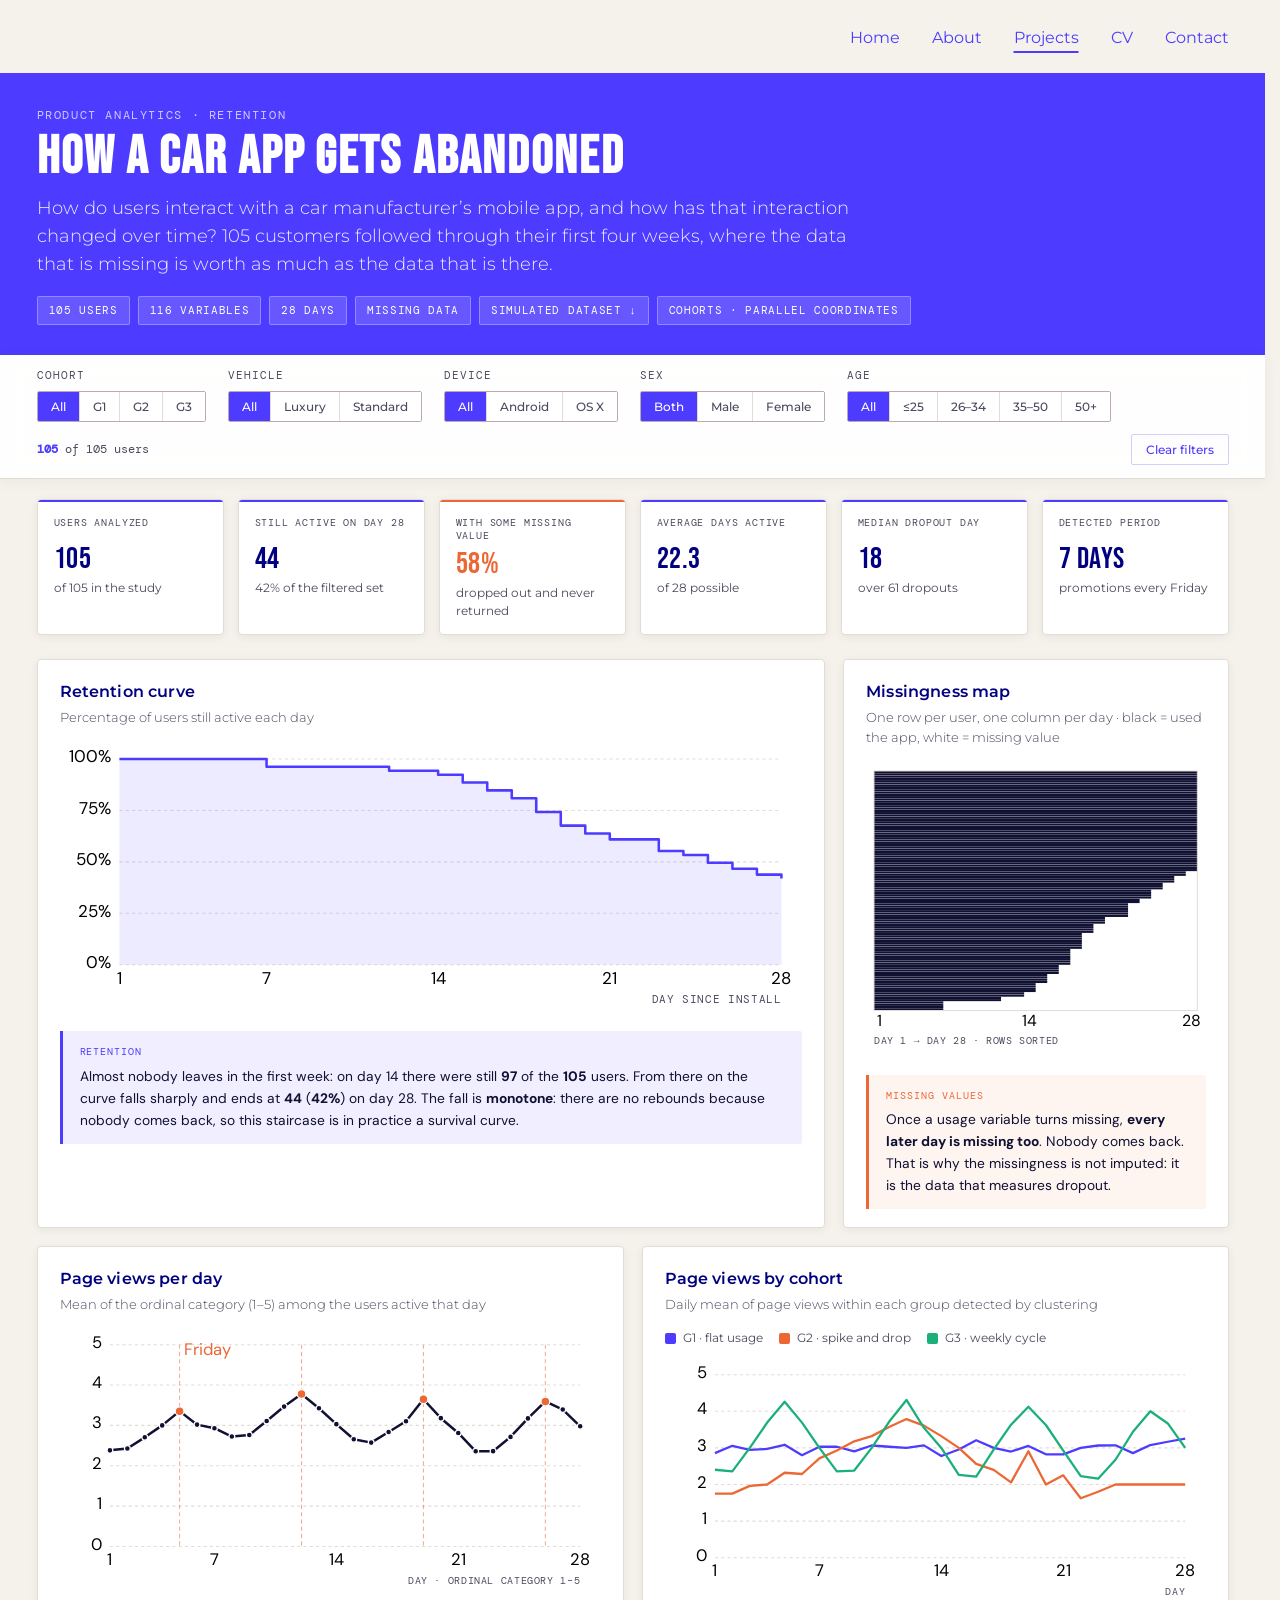
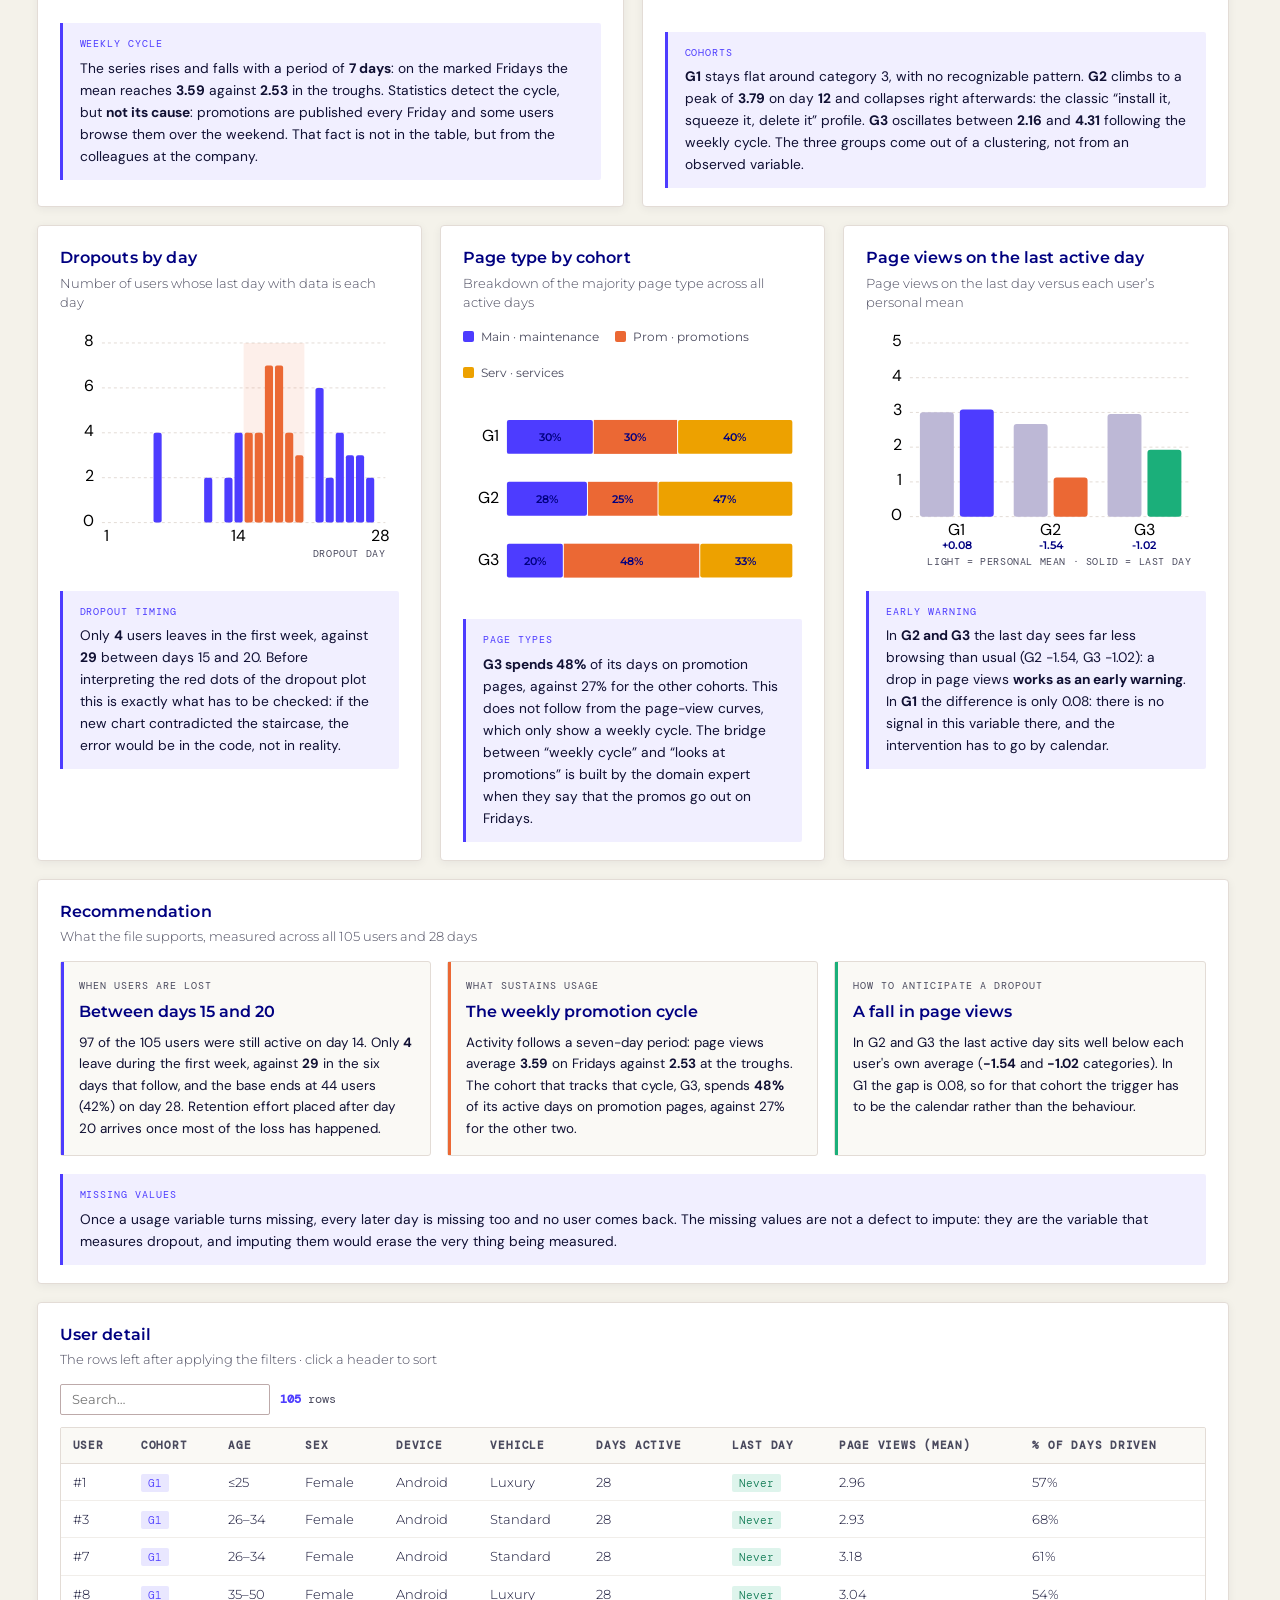
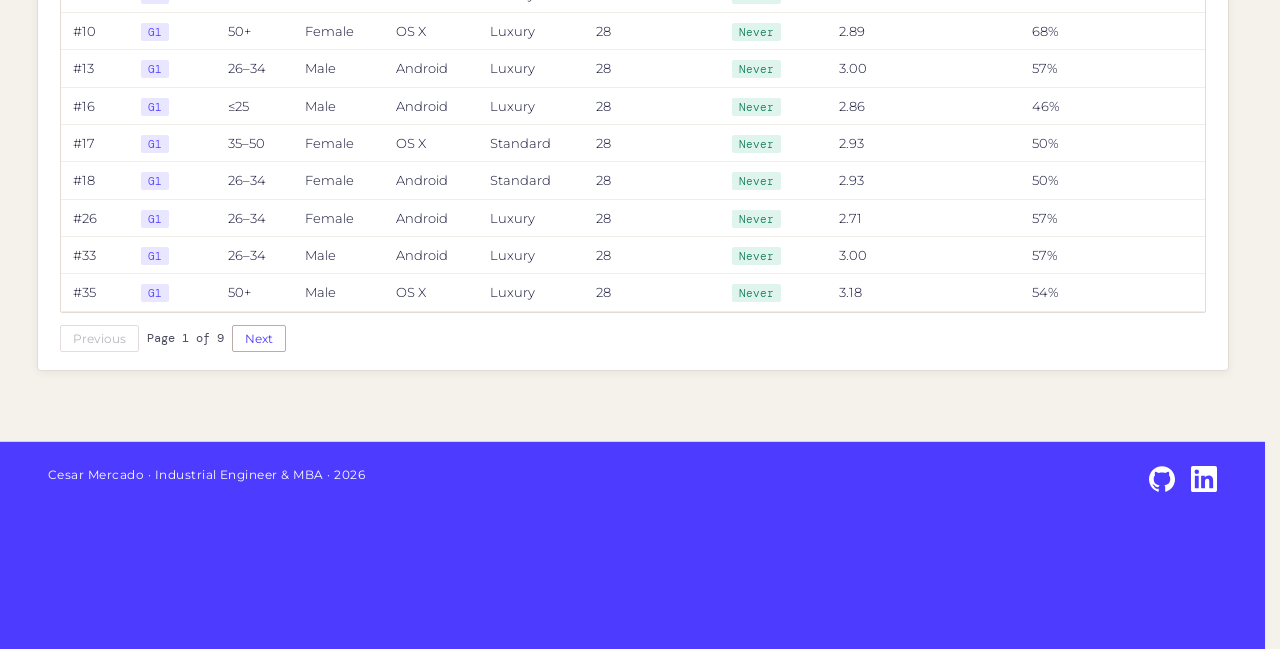
<file: frontend/projects/02-mobile-app-engagement.html>
<!doctype html>
<html lang="en">
<head>
<meta charset="utf-8">
<meta name="viewport" content="width=device-width, initial-scale=1">
<title>Mobile app engagement and dropout · Cesar Mercado</title>
<link rel="preconnect" href="https://fonts.googleapis.com">
<link rel="preconnect" href="https://fonts.gstatic.com" crossorigin>
<link href="https://fonts.googleapis.com/css2?family=Bebas+Neue&family=DM+Mono:wght@400;500&family=DM+Sans:wght@300;400;500&family=Montserrat:wght@300;400;500;600&display=swap" rel="stylesheet">
<style>
:root{
  --primary:#4D3CFF;
  --primary-dark:#3A2BD6;
  --primary-08:rgba(77,60,255,.08);
  --primary-14:rgba(77,60,255,.14);
  --primary-25:rgba(77,60,255,.25);
  --sand:#e1ded0;
  --page:#f4f2ea;
  --card:#ffffff;
  --text:#000080;
  --ink:#101033;
  --muted:#4a4a5e;
  --border:#bdaaaa;
  --border-soft:#e3dcd6;

  --s1:#4D3CFF;   /* G1 / Main */
  --s2:#EB6834;   /* G2 / Prom */
  --s3:#1BAF7A;   /* G3 */
  --s4:#EDA100;   /* Serv */

  --font-head:'Bebas Neue',sans-serif;
  --font-body:'DM Sans',sans-serif;
  --font-ui:'Montserrat',sans-serif;
  --font-mono:'DM Mono',ui-monospace,monospace;

  --radius:4px;
  --shadow:0 12px 40px rgba(77,60,255,.10);
  --shadow-sm:0 2px 10px rgba(16,16,51,.06);
}
*,*::before,*::after{margin:0;padding:0;box-sizing:border-box}
html{font-size:16px;scroll-behavior:smooth;scrollbar-gutter:stable}
body{background:var(--page);color:var(--ink);font-family:var(--font-body);font-weight:400;line-height:1.55;-webkit-font-smoothing:antialiased}

/* ---------- masthead ---------- */
.masthead{background:var(--primary);color:#fff;padding:34px 0 30px}
.wrap{max-width:1240px;margin:0 auto;padding:0 24px}
.mast-top{display:flex;align-items:baseline;gap:14px;flex-wrap:wrap;margin-bottom:6px}
.mast-kicker{font-family:var(--font-mono);font-size:.72rem;letter-spacing:.14em;text-transform:uppercase;color:rgba(255,255,255,.72)}
.mast-title{font-family:var(--font-head);font-size:clamp(2.1rem,5vw,3.3rem);letter-spacing:.04em;line-height:1.02}
.mast-q{font-family:var(--font-ui);font-weight:300;font-size:clamp(.95rem,2vw,1.12rem);color:rgba(255,255,255,.9);max-width:70ch;margin-top:10px}
.mast-chips{display:flex;flex-wrap:wrap;gap:8px;margin-top:18px}
.chip{font-family:var(--font-mono);font-size:.7rem;letter-spacing:.06em;text-transform:uppercase;
      padding:5px 11px;border-radius:2px;background:rgba(255,255,255,.14);border:1px solid rgba(255,255,255,.3);color:#fff}

/* ---------- filter bar ---------- */
.filters{position:sticky;top:0;z-index:50;background:rgba(255,255,255,.93);backdrop-filter:blur(12px);
         border-bottom:1px solid var(--border-soft);box-shadow:0 2px 14px rgba(16,16,51,.05)}
.filters-inner{display:flex;align-items:flex-end;gap:22px;flex-wrap:wrap;row-gap:12px;padding:13px 24px;max-width:1240px;margin:0 auto}
.fgroup{display:flex;flex-direction:column;gap:6px}
.flabel{font-family:var(--font-mono);font-size:.66rem;letter-spacing:.1em;text-transform:uppercase;color:var(--muted)}
.seg{display:flex;gap:0;border:1px solid var(--border);border-radius:2px;overflow:hidden;background:#fff}
.seg button{font-family:var(--font-ui);font-size:.78rem;font-weight:500;padding:7px 13px;border:0;background:#fff;
            color:var(--muted);cursor:pointer;transition:background .15s,color .15s;white-space:nowrap}
.seg button+button{border-left:1px solid var(--border-soft)}
.seg button[aria-pressed="true"]{background:var(--primary);color:#fff}
.seg button:hover:not([aria-pressed="true"]){background:var(--primary-08);color:var(--primary)}
.freset{margin-left:auto;flex-shrink:0;font-family:var(--font-ui);font-size:.78rem;font-weight:500;color:var(--primary);
        background:none;border:1px solid var(--primary-25);border-radius:2px;padding:7px 14px;cursor:pointer;transition:background .15s}
.freset:hover{background:var(--primary-08)}
.fcount{font-family:var(--font-mono);font-size:.74rem;color:var(--muted);align-self:center}
.fcount b{color:var(--primary)}

/* ---------- notice ---------- */
.notice{max-width:1240px;margin:20px auto 0;padding:0 24px}
.notice-inner .tag{font-family:var(--font-mono);font-size:.62rem;letter-spacing:.1em;text-transform:uppercase;color:#8a5f00;display:block;margin-bottom:4px}
.notice-inner p{font-size:.84rem;color:var(--ink);line-height:1.6}

/* ---------- grid ---------- */
main{max-width:1240px;margin:0 auto;padding:20px 24px 70px}
.kpis{display:grid;grid-template-columns:repeat(6,1fr);gap:14px;margin-bottom:24px}
.kpi{background:var(--card);border:1px solid var(--border-soft);border-radius:var(--radius);padding:16px 16px 14px;position:relative;overflow:hidden;box-shadow:var(--shadow-sm)}
.kpi::before{content:'';position:absolute;top:0;left:0;right:0;height:2px;background:var(--primary)}
.kpi-label{font-family:var(--font-mono);font-size:.64rem;letter-spacing:.08em;text-transform:uppercase;color:var(--muted);margin-bottom:7px;line-height:1.35;min-height:2.2em}
.kpi-value{font-family:var(--font-head);font-size:1.85rem;letter-spacing:.02em;color:var(--text);line-height:1}
.kpi-sub{font-family:var(--font-ui);font-size:.72rem;color:var(--muted);margin-top:5px}
.kpi.accent::before{background:var(--s2)}
.kpi.accent .kpi-value{color:var(--s2)}

.grid{display:grid;grid-template-columns:repeat(12,1fr);gap:18px}
.card{background:var(--card);border:1px solid var(--border-soft);border-radius:var(--radius);padding:20px 22px 18px;
      box-shadow:var(--shadow-sm);transition:box-shadow .25s;position:relative}
.card:hover{box-shadow:var(--shadow)}
.col-6{grid-column:span 6}.col-4{grid-column:span 4}.col-8{grid-column:span 8}.col-12{grid-column:span 12}
.card h3{font-family:var(--font-ui);font-weight:600;font-size:.98rem;color:var(--text);letter-spacing:.01em;margin-bottom:3px}
.card .sub{font-family:var(--font-ui);font-weight:300;font-size:.8rem;color:var(--muted);margin-bottom:14px}
.legend{display:flex;gap:16px;flex-wrap:wrap;margin-bottom:10px}
.lg{display:flex;align-items:center;gap:7px;font-family:var(--font-ui);font-size:.78rem;color:var(--muted)}
.lg i{width:11px;height:11px;border-radius:2px;display:block}
svg{display:block;width:100%;height:auto;overflow:visible}
.axis text{font-family:var(--font-mono);font-size:10px;fill:var(--muted)}
.axis line{stroke:var(--border-soft);stroke-width:1}
.gridline{stroke:var(--border-soft);stroke-width:1;stroke-dasharray:3 3}
.bar-label{font-family:var(--font-ui);font-size:11px;font-weight:600;fill:var(--text)}
.axis-title{font-family:var(--font-mono);font-size:10px;letter-spacing:.06em;text-transform:uppercase;fill:var(--muted)}

/* ---------- readings ---------- */
.insight{border-left:3px solid var(--primary);background:var(--primary-08);padding:13px 17px;border-radius:0 2px 2px 0;margin-top:14px}
.insight .tag{font-family:var(--font-mono);font-size:.62rem;letter-spacing:.1em;text-transform:uppercase;color:var(--primary);display:block;margin-bottom:5px}
.insight p{font-size:.86rem;color:var(--ink);line-height:1.6}
.insight.warn{border-left-color:var(--s2);background:rgba(235,104,52,.07)}
.insight.warn .tag{color:var(--s2)}

/* ---------- table ---------- */
.tbl-tools{display:flex;gap:10px;align-items:center;margin-bottom:12px;flex-wrap:wrap}
.tbl-tools input{font-family:var(--font-ui);font-size:.8rem;padding:7px 11px;border:1px solid var(--border);border-radius:2px;width:210px;outline:none}
.tbl-tools input:focus{border-color:var(--primary)}
.tbl-scroll{overflow-x:auto;border:1px solid var(--border-soft);border-radius:2px}
table{border-collapse:collapse;width:100%;font-size:.82rem}
th{font-family:var(--font-mono);font-size:.68rem;letter-spacing:.07em;text-transform:uppercase;color:var(--muted);
   background:#faf9f5;padding:9px 12px;text-align:left;border-bottom:1px solid var(--border-soft);white-space:nowrap;cursor:pointer;user-select:none}
th:hover{color:var(--primary)}
td{padding:8px 12px;border-bottom:1px solid #f1eeea;font-family:var(--font-ui);font-weight:300;color:var(--ink);white-space:nowrap}
tbody tr:hover{background:var(--primary-08)}
.pill{font-family:var(--font-mono);font-size:.68rem;padding:2px 7px;border-radius:2px}
.pill.g1{background:rgba(77,60,255,.12);color:var(--primary)}
.pill.g2{background:rgba(235,104,52,.14);color:#b8481f}
.pill.g3{background:rgba(27,175,122,.14);color:#0e7a53}
.pill.on{background:rgba(27,175,122,.14);color:#0e7a53}
.pill.off{background:rgba(16,16,51,.08);color:var(--muted)}
.pager{display:flex;gap:8px;align-items:center;margin-top:12px;font-family:var(--font-mono);font-size:.76rem;color:var(--muted)}
.pager button{font-family:var(--font-ui);font-size:.78rem;border:1px solid var(--border);background:#fff;color:var(--primary);
              padding:5px 12px;border-radius:2px;cursor:pointer}
.pager button:disabled{opacity:.4;cursor:default;color:var(--muted)}

/* ---------- tooltip ---------- */
#tip{position:fixed;pointer-events:none;opacity:0;transition:opacity .12s;background:#fff;border:1px solid var(--border);
     border-radius:3px;box-shadow:0 8px 26px rgba(16,16,51,.18);padding:9px 12px;font-family:var(--font-ui);font-size:.78rem;
     color:var(--ink);z-index:200;max-width:260px}
#tip b{color:var(--primary);font-weight:600}
#tip .tk{font-family:var(--font-mono);font-size:.68rem;color:var(--muted);text-transform:uppercase;letter-spacing:.07em;display:block;margin-bottom:3px}

/* ---------- footer ---------- */

@media (max-width:1080px){
  .kpis{grid-template-columns:repeat(3,1fr)}
  .col-6,.col-4,.col-8{grid-column:span 12}
}
@media (max-width:620px){
  .kpis{grid-template-columns:repeat(2,1fr)}
  .filters-inner{gap:16px}
  .freset{margin-left:0}
}
    /* ---------- top menu (identical to the rest of the site) ---------- */
    .top-menu{display:flex;justify-content:flex-end;flex-wrap:wrap;gap:2rem;
      max-width:1240px;margin:0 auto;padding:26px 24px 22px}
    .top-menu .items{position:relative;display:inline-block;font-family:var(--font-ui);
      font-size:1rem;color:var(--primary);text-decoration:none}
    .top-menu .items::after{content:"";position:absolute;bottom:-2px;left:50%;width:0;height:2px;
      background-color:var(--primary);transform:translateX(-50%);transition:width .3s ease}
    .top-menu .items:hover::after,.top-menu .items.active::after{width:100%}
    @media(max-width:700px){.top-menu{justify-content:center;gap:1.1rem;padding:18px 16px 14px}
      .top-menu .items{font-size:.92rem}}
      /* ---------- narrow screens: nothing escapes the viewport ---------- */
    .grid>*,.card,.joins>*,.recs>*,.jsrc>*{min-width:0}
    .jt,.code,.tbl-scroll{max-width:100%;overflow-x:auto}
    @media (max-width:620px){
      .seg{flex-wrap:wrap}
      .fgroup,.filters-inner{max-width:100%}
    }
      /* ---------- closing recommendation ---------- */
    .recs{display:grid;grid-template-columns:repeat(3,1fr);gap:16px}
    .rec{border:1px solid var(--border-soft);border-radius:3px;padding:16px 18px;
      background:#faf9f5;position:relative}
    .rec::before{content:'';position:absolute;left:0;top:0;bottom:0;width:3px;background:var(--primary)}
    .rec:nth-child(2)::before{background:var(--s2)}
    .rec:nth-child(3)::before{background:var(--s3)}
    .rec .q{font-family:var(--font-mono);font-size:.64rem;letter-spacing:.1em;
      text-transform:uppercase;color:var(--muted);display:block;margin-bottom:6px}
    .rec .a{font-family:var(--font-ui);font-weight:600;font-size:1rem;color:var(--text);
      margin-bottom:7px;display:block}
    .rec p{font-size:.84rem;color:var(--ink);line-height:1.6}
    @media (max-width:900px){.recs{grid-template-columns:1fr}}
      .chip-link{text-decoration:none;transition:background .15s}
    .chip-link:hover{background:rgba(255,255,255,.28)}
    /* ---------- footer (identical to the rest of the site) ---------- */
    .footer{position:relative;z-index:1;display:flex;justify-content:space-between;
      align-items:flex-start;padding:24px 48px;border-top:1px solid #d6d2c6;
      font-family:var(--font-ui);font-size:.75rem;letter-spacing:.04em;color:#fff;
      background-color:var(--primary);min-height:13rem}
    .footer-links{display:flex;gap:16px}
    .footer-links a{color:#fff;text-decoration:none}
    .footer-links a:hover{opacity:.75}
    .footer-links svg{width:26px;height:26px;display:block;fill:currentColor}
    @media (max-width:768px){
      .footer{flex-direction:column;gap:12px;padding:24px;text-align:center;min-height:auto}
      .footer-links{justify-content:center}
    }
  </style>
</head>
<body>

<header class="top-menu">
  <a href="../index.html" class="items">Home</a>
  <a href="../pages/about.html" class="items">About</a>
  <a href="../pages/projects.html" class="items active">Projects</a>
  <a href="../pages/cv.html" class="items">CV</a>
  <a href="../pages/contact.html" class="items">Contact</a>
</header>

<header class="masthead">
  <div class="wrap">
    <div class="mast-top">
      <span class="mast-kicker">Product analytics · Retention</span>
    </div>
    <h1 class="mast-title">How a car app gets abandoned</h1>
    <p class="mast-q">How do users interact with a car manufacturer’s mobile app, and how has that interaction changed over time? 105 customers followed through their first four weeks, where the data that is missing is worth as much as the data that is there.</p>
    <div class="mast-chips">
      <span class="chip">105 users</span>
      <span class="chip">116 variables</span>
      <span class="chip">28 days</span>
      <span class="chip">Missing data</span>
      <a class="chip chip-link" href="data/mobile-app-engagement-simulated.csv" download>Simulated dataset ↓</a>
      <span class="chip">Cohorts · Parallel coordinates</span>
    </div>
  </div>
</header>

<div class="filters">
  <div class="filters-inner">
    <div class="fgroup">
      <span class="flabel">Cohort</span>
      <div class="seg" id="f-cohort">
        <button data-v="all" aria-pressed="true">All</button>
        <button data-v="1">G1</button>
        <button data-v="2">G2</button>
        <button data-v="3">G3</button>
      </div>
    </div>
    <div class="fgroup">
      <span class="flabel">Vehicle</span>
      <div class="seg" id="f-veh">
        <button data-v="all" aria-pressed="true">All</button>
        <button data-v="0">Luxury</button>
        <button data-v="1">Standard</button>
      </div>
    </div>
    <div class="fgroup">
      <span class="flabel">Device</span>
      <div class="seg" id="f-dev">
        <button data-v="all" aria-pressed="true">All</button>
        <button data-v="0">Android</button>
        <button data-v="1">OS X</button>
      </div>
    </div>
    <div class="fgroup">
      <span class="flabel">Sex</span>
      <div class="seg" id="f-sex">
        <button data-v="all" aria-pressed="true">Both</button>
        <button data-v="1">Male</button>
        <button data-v="0">Female</button>
      </div>
    </div>
    <div class="fgroup">
      <span class="flabel">Age</span>
      <div class="seg" id="f-age">
        <button data-v="all" aria-pressed="true">All</button>
        <button data-v="1">≤25</button>
        <button data-v="2">26–34</button>
        <button data-v="3">35–50</button>
        <button data-v="4">50+</button>
      </div>
    </div>
    <span class="fcount"><b id="n-rows">105</b> of 105 users</span>
    <button class="freset" id="reset">Clear filters</button>
  </div>
</div>


<main>
  <section class="kpis">
    <div class="kpi"><div class="kpi-label">Users analyzed</div><div class="kpi-value" id="k-n">—</div><div class="kpi-sub" id="k-n-sub">—</div></div>
    <div class="kpi"><div class="kpi-label">Still active on day 28</div><div class="kpi-value" id="k-ret">—</div><div class="kpi-sub" id="k-ret-sub">—</div></div>
    <div class="kpi accent"><div class="kpi-label">With some missing value</div><div class="kpi-value" id="k-miss">—</div><div class="kpi-sub">dropped out and never returned</div></div>
    <div class="kpi"><div class="kpi-label">Average days active</div><div class="kpi-value" id="k-days">—</div><div class="kpi-sub" id="k-days-sub">—</div></div>
    <div class="kpi"><div class="kpi-label">Median dropout day</div><div class="kpi-value" id="k-med">—</div><div class="kpi-sub" id="k-med-sub">—</div></div>
    <div class="kpi"><div class="kpi-label">Detected period</div><div class="kpi-value" id="k-per">—</div><div class="kpi-sub" id="k-per-sub">promotions every Friday</div></div>
  </section>

  <section class="grid">

    <div class="card col-8">
      <h3>Retention curve</h3>
      <p class="sub">Percentage of users still active each day</p>
      <svg id="c-ret" viewBox="0 0 700 260" role="img" aria-label="Day-by-day retention curve"></svg>
      <div class="insight">
        <span class="tag">Retention</span>
        <p id="ins-ret">—</p>
      </div>
    </div>

    <div class="card col-4">
      <h3>Missingness map</h3>
      <p class="sub">One row per user, one column per day · black = used the app, white = missing value</p>
      <svg id="c-miss" viewBox="0 0 340 300" role="img" aria-label="Missingness map by user and day"></svg>
      <div class="insight warn">
        <span class="tag">Missing values</span>
        <p>Once a usage variable turns missing, <b>every later day is missing too</b>. Nobody comes back. That is why the missingness is not imputed: it is the data that measures dropout.</p>
      </div>
    </div>

    <div class="card col-6">
      <h3>Page views per day</h3>
      <p class="sub">Mean of the ordinal category (1–5) among the users active that day</p>
      <svg id="c-pv" viewBox="0 0 520 270" role="img" aria-label="Daily mean of page views"></svg>
      <div class="insight">
        <span class="tag">Weekly cycle</span>
        <p id="ins-pv">—</p>
      </div>
    </div>

    <div class="card col-6">
      <h3>Page views by cohort</h3>
      <p class="sub">Daily mean of page views within each group detected by clustering</p>
      <div class="legend">
        <span class="lg"><i style="background:var(--s1)"></i>G1 · flat usage</span>
        <span class="lg"><i style="background:var(--s2)"></i>G2 · spike and drop</span>
        <span class="lg"><i style="background:var(--s3)"></i>G3 · weekly cycle</span>
      </div>
      <svg id="c-coh" viewBox="0 0 520 250" role="img" aria-label="Mean page views by cohort"></svg>
      <div class="insight">
        <span class="tag">Cohorts</span>
        <p id="ins-coh">—</p>
      </div>
    </div>

    <div class="card col-4">
      <h3>Dropouts by day</h3>
      <p class="sub">Number of users whose last day with data is each day</p>
      <svg id="c-drop" viewBox="0 0 340 250" role="img" aria-label="Distribution of the dropout day"></svg>
      <div class="insight">
        <span class="tag">Dropout timing</span>
        <p id="ins-drop">—</p>
      </div>
    </div>

    <div class="card col-4">
      <h3>Page type by cohort</h3>
      <p class="sub">Breakdown of the majority page type across all active days</p>
      <div class="legend">
        <span class="lg"><i style="background:var(--s1)"></i>Main · maintenance</span>
        <span class="lg"><i style="background:var(--s2)"></i>Prom · promotions</span>
        <span class="lg"><i style="background:var(--s4)"></i>Serv · services</span>
      </div>
      <svg id="c-type" viewBox="0 0 340 214" role="img" aria-label="Page type breakdown by cohort"></svg>
      <div class="insight">
        <span class="tag">Page types</span>
        <p id="ins-type">—</p>
      </div>
    </div>

    <div class="card col-4">
      <h3>Page views on the last active day</h3>
      <p class="sub">Page views on the last day versus each user’s personal mean</p>
      <svg id="c-sig" viewBox="0 0 340 250" role="img" aria-label="Page views before dropout by cohort"></svg>
      <div class="insight">
        <span class="tag">Early warning</span>
        <p id="ins-sig">—</p>
      </div>
    </div>

    <div class="card col-12">
      <h3>Recommendation</h3>
      <p class="sub">What the file supports, measured across all 105 users and 28 days</p>
      <div class="recs">
        <div class="rec">
          <span class="q">When users are lost</span>
          <span class="a">Between days 15 and 20</span>
          <p>97 of the 105 users were still active on day 14. Only <b>4</b> leave during the first week, against <b>29</b> in the six days that follow, and the base ends at 44 users (42%) on day 28. Retention effort placed after day 20 arrives once most of the loss has happened.</p>
        </div>
        <div class="rec">
          <span class="q">What sustains usage</span>
          <span class="a">The weekly promotion cycle</span>
          <p>Activity follows a seven-day period: page views average <b>3.59</b> on Fridays against <b>2.53</b> at the troughs. The cohort that tracks that cycle, G3, spends <b>48%</b> of its active days on promotion pages, against 27% for the other two.</p>
        </div>
        <div class="rec">
          <span class="q">How to anticipate a dropout</span>
          <span class="a">A fall in page views</span>
          <p>In G2 and G3 the last active day sits well below each user's own average (<b>-1.54</b> and <b>-1.02</b> categories). In G1 the gap is 0.08, so for that cohort the trigger has to be the calendar rather than the behaviour.</p>
        </div>
      </div>
      <div class="insight" style="margin-top:18px">
        <span class="tag">Missing values</span>
        <p>Once a usage variable turns missing, every later day is missing too and no user comes back. The missing values are not a defect to impute: they are the variable that measures dropout, and imputing them would erase the very thing being measured.</p>
      </div>
    </div>

    <div class="card col-12">
      <h3>User detail</h3>
      <p class="sub">The rows left after applying the filters · click a header to sort</p>
      <div class="tbl-tools">
        <input type="search" id="tbl-q" placeholder="Search…" aria-label="Search the table">
        <span class="fcount"><b id="tbl-n">0</b> rows</span>
      </div>
      <div class="tbl-scroll">
        <table>
          <thead><tr>
            <th data-c="0">User</th><th data-c="1">Cohort</th><th data-c="2">Age</th><th data-c="3">Sex</th>
            <th data-c="4">Device</th><th data-c="5">Vehicle</th><th data-c="6">Days active</th>
            <th data-c="7">Last day</th><th data-c="8">Page views (mean)</th><th data-c="9">% of days driven</th>
          </tr></thead>
          <tbody id="tbl-body"></tbody>
        </table>
      </div>
      <div class="pager">
        <button id="pg-prev">Previous</button>
        <span id="pg-info">—</span>
        <button id="pg-next">Next</button>
      </div>
    </div>

  </section>
</main>

<div id="tip" role="status"></div>

<footer class="footer">
  <span>Cesar Mercado · Industrial Engineer &amp; MBA · 2026</span>
  <div class="footer-links">
    <a href="https://github.com/cesarmercadokid" target="_blank" rel="noopener" aria-label="GitHub">
      <svg viewBox="0 0 24 24" role="img" aria-hidden="true"><path d="M12 .297c-6.63 0-12 5.373-12 12 0 5.303 3.438 9.8 8.205 11.385.6.113.82-.258.82-.577 0-.285-.01-1.04-.015-2.04-3.338.724-4.042-1.61-4.042-1.61C4.422 18.07 3.633 17.7 3.633 17.7c-1.087-.744.084-.729.084-.729 1.205.084 1.838 1.236 1.838 1.236 1.07 1.835 2.809 1.305 3.495.998.108-.776.417-1.305.76-1.605-2.665-.3-5.466-1.332-5.466-5.93 0-1.31.465-2.38 1.235-3.22-.135-.303-.54-1.523.105-3.176 0 0 1.005-.322 3.3 1.23.96-.267 1.98-.399 3-.405 1.02.006 2.04.138 3 .405 2.28-1.552 3.285-1.23 3.285-1.23.645 1.653.24 2.873.12 3.176.765.84 1.23 1.91 1.23 3.22 0 4.61-2.805 5.625-5.475 5.92.42.36.81 1.096.81 2.22 0 1.606-.015 2.896-.015 3.286 0 .315.21.69.825.57C20.565 22.092 24 17.592 24 12.297c0-6.627-5.373-12-12-12"/></svg>
    </a>
    <a href="https://linkedin.com/in/cesarmercadokid" target="_blank" rel="noopener" aria-label="LinkedIn">
      <svg viewBox="0 0 24 24" role="img" aria-hidden="true"><path d="M20.447 20.452h-3.554v-5.569c0-1.328-.027-3.037-1.852-3.037-1.853 0-2.136 1.445-2.136 2.939v5.667H9.351V9h3.414v1.561h.046c.477-.9 1.637-1.85 3.37-1.85 3.601 0 4.267 2.37 4.267 5.455v6.286zM5.337 7.433a2.062 2.062 0 01-2.063-2.065 2.064 2.064 0 112.063 2.065zm1.782 13.019H3.555V9h3.564v11.452zM22.225 0H1.771C.792 0 0 .774 0 1.729v20.542C0 23.227.792 24 1.771 24h20.451C23.2 24 24 23.227 24 22.271V1.729C24 .774 23.2 0 22.222 0h.003z"/></svg>
    </a>
  </div>
</footer>

<script>
const DATA = [[1,1,0,0,0,28,[2,3,3,3,3,2,3,3,3,4,2,3,3,4,3,2,3,4,4,4,3,3,3,2,2,3,3,3],[0,2,1,0,1,0,2,2,1,1,0,2,2,1,0,2,1,2,0,1,1,2,0,2,2,1,2,2],[2,3,3,2,2,2,3,3,2,3,1,3,3,3,3,2,3,4,4,3,3,3,3,2,2,3,3,2],[0,0,0,1,1,1,0,1,0,0,1,1,0,0,0,1,1,1,0,1,1,0,0,1,1,1,1,1]],[1,4,0,1,1,19,[4,4,3,3,4,3,3,3,4,4,3,2,4,4,3,3,3,3,3,-1,-1,-1,-1,-1,-1,-1,-1,-1],[0,1,1,1,0,0,1,2,0,1,2,0,0,2,2,2,0,2,2,-1,-1,-1,-1,-1,-1,-1,-1,-1],[4,4,2,3,3,2,3,2,4,3,2,1,3,4,3,3,2,2,2,-1,-1,-1,-1,-1,-1,-1,-1,-1],[0,0,0,0,1,0,1,1,1,1,0,0,0,1,0,0,1,0,1,-1,-1,-1,-1,-1,-1,-1,-1,-1]],[1,2,0,0,1,28,[3,3,4,3,2,3,3,3,3,2,3,3,3,4,2,4,4,3,2,2,2,2,3,3,4,4,2,3],[2,0,2,1,2,2,1,0,1,0,0,2,2,2,0,2,0,2,0,2,0,2,1,0,2,1,2,2],[3,3,4,3,1,3,2,2,2,1,2,2,3,4,1,4,3,3,2,1,1,2,2,3,3,3,2,3],[0,1,0,1,0,0,1,1,0,1,1,1,1,0,0,1,1,1,1,1,0,1,1,0,1,1,1,1]],[1,3,1,0,1,13,[2,2,3,3,2,3,3,3,3,3,4,3,3,-1,-1,-1,-1,-1,-1,-1,-1,-1,-1,-1,-1,-1,-1,-1],[2,2,0,1,0,0,2,1,2,2,2,1,0,-1,-1,-1,-1,-1,-1,-1,-1,-1,-1,-1,-1,-1,-1,-1],[2,1,3,2,2,2,3,3,2,2,3,3,2,-1,-1,-1,-1,-1,-1,-1,-1,-1,-1,-1,-1,-1,-1,-1],[0,1,1,0,0,1,1,0,0,0,0,0,0,-1,-1,-1,-1,-1,-1,-1,-1,-1,-1,-1,-1,-1,-1,-1]],[1,4,0,1,0,17,[3,3,3,2,2,3,3,4,3,2,3,3,3,3,3,3,4,-1,-1,-1,-1,-1,-1,-1,-1,-1,-1,-1],[2,2,2,1,2,0,2,2,1,0,0,0,0,1,2,1,0,-1,-1,-1,-1,-1,-1,-1,-1,-1,-1,-1],[3,2,2,1,1,2,2,4,3,2,2,3,3,2,3,3,4,-1,-1,-1,-1,-1,-1,-1,-1,-1,-1,-1],[0,1,0,1,0,1,1,1,0,1,1,1,0,0,0,1,1,-1,-1,-1,-1,-1,-1,-1,-1,-1,-1,-1]],[1,2,1,0,1,23,[4,2,3,4,4,3,3,4,2,3,3,3,3,2,3,3,4,2,4,2,4,2,4,-1,-1,-1,-1,-1],[2,2,1,1,0,2,0,0,1,2,0,0,1,2,0,0,2,0,1,1,1,0,2,-1,-1,-1,-1,-1],[3,1,3,3,3,3,2,3,2,2,3,2,2,1,3,3,3,2,3,1,4,2,3,-1,-1,-1,-1,-1],[0,0,0,1,1,0,1,1,0,1,1,1,1,0,0,0,1,0,1,0,0,0,1,-1,-1,-1,-1,-1]],[1,2,0,0,1,28,[3,3,3,4,4,2,3,3,3,4,3,3,4,3,3,3,3,3,3,3,3,2,3,4,4,3,4,3],[2,2,1,2,2,1,0,1,1,1,1,1,0,2,2,1,2,0,2,2,2,0,2,2,1,2,2,1],[3,2,3,3,4,2,3,2,2,4,2,3,3,3,2,2,2,3,3,3,3,1,2,4,3,2,4,3],[0,0,1,0,1,0,1,0,1,0,1,0,0,0,1,1,0,1,1,1,1,1,1,1,0,1,1,1]],[1,3,0,0,0,28,[3,3,3,3,3,3,3,3,3,2,2,4,3,3,3,3,2,3,2,4,3,3,3,4,3,3,4,4],[2,2,1,2,0,2,2,1,2,1,1,2,2,0,1,0,2,1,2,0,1,0,0,2,2,0,2,1],[2,3,2,2,2,3,3,3,2,1,1,3,3,2,2,3,2,3,2,3,3,2,3,3,2,3,4,3],[1,0,1,1,1,0,1,0,0,0,0,1,1,1,0,0,0,1,0,1,1,1,0,1,0,1,0,1]],[1,4,0,1,0,13,[2,3,2,3,4,3,3,3,3,4,2,3,4,-1,-1,-1,-1,-1,-1,-1,-1,-1,-1,-1,-1,-1,-1,-1],[1,2,1,0,2,1,2,1,2,2,0,1,2,-1,-1,-1,-1,-1,-1,-1,-1,-1,-1,-1,-1,-1,-1,-1],[1,3,2,2,4,3,2,3,3,3,2,2,3,-1,-1,-1,-1,-1,-1,-1,-1,-1,-1,-1,-1,-1,-1,-1],[0,1,0,0,1,1,1,0,0,1,1,1,0,-1,-1,-1,-1,-1,-1,-1,-1,-1,-1,-1,-1,-1,-1,-1]],[1,4,0,1,0,28,[2,2,3,3,3,4,2,2,2,4,4,2,3,3,3,3,4,3,4,2,3,2,4,2,3,2,3,4],[1,0,1,2,2,0,1,0,1,1,1,1,1,2,2,2,2,0,2,0,2,0,1,2,0,0,1,0],[2,1,2,3,2,3,2,1,2,4,3,2,2,2,3,3,4,3,4,1,3,2,4,1,3,1,3,4],[1,1,1,1,1,0,1,0,0,1,1,0,1,1,0,0,1,1,0,0,1,0,1,1,1,1,1,1]],[1,2,1,0,1,11,[3,3,4,3,3,2,2,3,4,3,4,-1,-1,-1,-1,-1,-1,-1,-1,-1,-1,-1,-1,-1,-1,-1,-1,-1],[0,0,2,2,0,0,1,2,2,2,2,-1,-1,-1,-1,-1,-1,-1,-1,-1,-1,-1,-1,-1,-1,-1,-1,-1],[3,2,4,3,2,2,2,3,3,2,4,-1,-1,-1,-1,-1,-1,-1,-1,-1,-1,-1,-1,-1,-1,-1,-1,-1],[1,1,0,1,1,0,1,1,1,0,1,-1,-1,-1,-1,-1,-1,-1,-1,-1,-1,-1,-1,-1,-1,-1,-1,-1]],[1,1,0,1,0,6,[3,4,4,2,2,3,-1,-1,-1,-1,-1,-1,-1,-1,-1,-1,-1,-1,-1,-1,-1,-1,-1,-1,-1,-1,-1,-1],[2,1,0,1,0,1,-1,-1,-1,-1,-1,-1,-1,-1,-1,-1,-1,-1,-1,-1,-1,-1,-1,-1,-1,-1,-1,-1],[3,4,4,1,1,2,-1,-1,-1,-1,-1,-1,-1,-1,-1,-1,-1,-1,-1,-1,-1,-1,-1,-1,-1,-1,-1,-1],[1,1,1,0,1,0,-1,-1,-1,-1,-1,-1,-1,-1,-1,-1,-1,-1,-1,-1,-1,-1,-1,-1,-1,-1,-1,-1]],[1,2,1,0,0,28,[3,3,2,4,4,3,4,3,3,3,3,3,2,2,3,3,3,3,4,3,2,3,4,4,2,3,3,2],[1,2,2,0,2,1,0,2,1,1,1,0,1,0,0,2,2,2,1,1,1,0,2,2,0,2,0,0],[2,2,1,3,3,3,4,2,3,3,2,3,2,1,2,3,3,2,3,3,1,2,3,4,1,3,3,1],[0,0,1,1,1,1,1,0,0,1,1,1,1,0,0,0,0,1,0,1,0,0,1,0,1,1,1,1]],[1,4,0,1,0,16,[2,4,2,2,3,2,3,3,3,3,2,3,4,2,2,3,-1,-1,-1,-1,-1,-1,-1,-1,-1,-1,-1,-1],[2,1,2,2,2,2,1,2,2,0,2,2,0,1,2,0,-1,-1,-1,-1,-1,-1,-1,-1,-1,-1,-1,-1],[1,4,2,2,3,2,3,2,3,3,2,2,4,2,2,3,-1,-1,-1,-1,-1,-1,-1,-1,-1,-1,-1,-1],[1,1,1,0,0,1,0,1,0,0,1,0,0,1,0,1,-1,-1,-1,-1,-1,-1,-1,-1,-1,-1,-1,-1]],[1,2,0,0,1,17,[3,4,4,3,2,2,4,3,3,2,3,3,3,3,4,3,3,-1,-1,-1,-1,-1,-1,-1,-1,-1,-1,-1],[1,1,2,0,2,2,1,0,1,2,2,1,1,1,2,2,1,-1,-1,-1,-1,-1,-1,-1,-1,-1,-1,-1],[2,3,3,2,1,1,3,3,3,2,3,3,2,2,4,3,3,-1,-1,-1,-1,-1,-1,-1,-1,-1,-1,-1],[0,0,0,0,1,0,0,0,0,1,1,1,0,1,1,1,0,-1,-1,-1,-1,-1,-1,-1,-1,-1,-1,-1]],[1,1,1,0,0,28,[3,3,3,2,2,3,3,4,3,3,2,3,3,3,3,3,3,2,2,3,2,4,3,3,3,4,2,3],[0,2,1,0,0,0,1,2,0,0,2,1,2,0,2,0,0,1,0,2,0,0,1,1,0,1,2,1],[3,3,2,2,2,2,2,4,3,3,1,2,2,3,3,3,2,2,2,2,2,4,2,2,3,3,2,3],[0,0,1,1,1,0,1,1,1,0,0,1,1,0,1,0,1,1,0,0,0,0,0,1,0,1,0,0]],[1,3,0,1,1,28,[2,3,2,4,3,2,3,4,2,3,3,3,3,3,3,3,3,3,2,3,4,3,3,2,3,3,4,3],[0,2,2,2,2,2,1,2,1,0,0,2,2,0,1,0,1,2,0,2,0,1,0,1,2,1,1,0],[1,3,2,4,3,2,3,4,2,3,2,2,3,3,3,2,2,2,2,3,3,2,2,1,2,3,4,3],[0,0,1,1,0,1,0,0,0,1,1,1,1,0,0,0,1,0,1,0,0,1,1,1,0,0,1,1]],[1,2,0,0,1,28,[2,2,3,3,4,3,3,3,2,3,4,3,4,2,2,3,3,3,3,2,3,4,4,3,2,3,3,3],[0,1,2,1,2,0,2,2,1,2,2,1,1,1,2,0,2,1,2,1,2,2,2,2,1,1,0,2],[2,1,3,2,4,3,3,2,2,3,4,3,3,1,2,2,2,2,2,2,3,3,4,3,1,3,3,2],[1,0,0,1,1,0,0,1,0,1,0,0,1,0,0,0,1,0,1,1,1,0,0,1,1,1,1,0]],[1,2,0,0,0,11,[3,4,3,3,3,3,2,3,3,3,3,-1,-1,-1,-1,-1,-1,-1,-1,-1,-1,-1,-1,-1,-1,-1,-1,-1],[1,1,1,0,2,2,1,0,2,1,2,-1,-1,-1,-1,-1,-1,-1,-1,-1,-1,-1,-1,-1,-1,-1,-1,-1],[3,4,2,2,3,2,2,3,3,2,2,-1,-1,-1,-1,-1,-1,-1,-1,-1,-1,-1,-1,-1,-1,-1,-1,-1],[0,1,1,0,1,1,1,0,0,0,1,-1,-1,-1,-1,-1,-1,-1,-1,-1,-1,-1,-1,-1,-1,-1,-1,-1]],[1,3,0,1,1,22,[3,2,3,3,3,4,2,2,2,3,3,2,2,2,3,3,2,3,3,4,3,4,-1,-1,-1,-1,-1,-1],[1,0,0,0,1,1,2,0,2,1,0,1,1,0,1,2,2,1,1,0,2,2,-1,-1,-1,-1,-1,-1],[2,2,3,2,2,3,2,1,1,3,2,1,1,1,3,3,2,3,2,4,2,3,-1,-1,-1,-1,-1,-1],[1,1,1,0,1,1,0,1,1,1,0,1,1,0,0,1,1,0,0,0,1,0,-1,-1,-1,-1,-1,-1]],[1,4,1,0,0,14,[3,2,2,3,3,2,4,3,2,4,3,3,3,2,-1,-1,-1,-1,-1,-1,-1,-1,-1,-1,-1,-1,-1,-1],[0,0,2,0,2,2,0,1,2,2,2,1,2,2,-1,-1,-1,-1,-1,-1,-1,-1,-1,-1,-1,-1,-1,-1],[3,1,1,3,3,2,4,3,1,3,3,3,2,2,-1,-1,-1,-1,-1,-1,-1,-1,-1,-1,-1,-1,-1,-1],[1,0,1,0,1,1,1,0,0,0,1,1,0,1,-1,-1,-1,-1,-1,-1,-1,-1,-1,-1,-1,-1,-1,-1]],[1,2,0,0,0,25,[2,3,3,3,4,3,3,2,2,2,3,4,3,3,4,4,3,3,4,3,3,4,2,3,2,-1,-1,-1],[2,2,2,1,0,0,1,0,0,2,1,2,1,2,1,1,2,0,1,0,0,0,2,2,1,-1,-1,-1],[1,2,3,3,3,2,2,1,1,1,2,4,2,3,4,4,2,3,3,3,3,4,2,2,1,-1,-1,-1],[0,0,1,0,0,0,1,0,0,0,0,1,0,0,0,1,1,0,1,1,1,0,0,0,1,-1,-1,-1]],[1,3,0,0,1,19,[2,3,4,2,4,4,2,4,3,3,3,2,3,2,3,3,4,2,3,-1,-1,-1,-1,-1,-1,-1,-1,-1],[1,0,1,2,2,2,0,2,2,2,1,0,2,2,2,0,2,2,1,-1,-1,-1,-1,-1,-1,-1,-1,-1],[2,3,3,2,3,4,2,4,3,3,2,2,2,2,2,3,3,1,2,-1,-1,-1,-1,-1,-1,-1,-1,-1],[0,0,0,1,1,0,0,1,0,0,1,0,1,0,0,0,0,1,1,-1,-1,-1,-1,-1,-1,-1,-1,-1]],[1,2,0,1,1,14,[4,4,2,4,4,3,3,3,3,2,4,4,3,2,-1,-1,-1,-1,-1,-1,-1,-1,-1,-1,-1,-1,-1,-1],[1,0,0,1,1,0,2,1,0,1,2,0,2,1,-1,-1,-1,-1,-1,-1,-1,-1,-1,-1,-1,-1,-1,-1],[3,3,2,4,3,2,3,2,2,1,3,3,3,2,-1,-1,-1,-1,-1,-1,-1,-1,-1,-1,-1,-1,-1,-1],[0,1,1,0,1,1,1,1,0,0,1,1,1,1,-1,-1,-1,-1,-1,-1,-1,-1,-1,-1,-1,-1,-1,-1]],[1,4,0,0,1,18,[2,3,3,3,4,3,3,3,4,4,3,4,2,3,3,3,2,4,-1,-1,-1,-1,-1,-1,-1,-1,-1,-1],[0,0,2,0,2,0,1,0,2,0,1,2,1,1,2,0,0,0,-1,-1,-1,-1,-1,-1,-1,-1,-1,-1],[1,3,2,2,3,3,3,3,3,4,2,4,1,2,3,2,2,3,-1,-1,-1,-1,-1,-1,-1,-1,-1,-1],[0,1,0,1,1,0,0,0,1,1,1,1,1,1,0,1,0,1,-1,-1,-1,-1,-1,-1,-1,-1,-1,-1]],[1,2,0,0,0,28,[2,3,3,3,3,2,4,3,3,2,2,3,2,3,2,4,2,2,3,2,3,3,2,3,3,3,3,3],[1,2,0,0,1,1,2,1,1,0,0,0,2,2,2,2,2,0,2,0,2,0,2,1,2,0,2,0],[2,2,3,2,3,2,3,2,2,1,1,3,2,3,1,3,1,1,3,1,2,3,1,3,2,2,3,2],[0,1,1,0,1,0,1,0,1,0,1,1,1,0,0,0,1,1,1,0,1,1,0,0,1,1,0,1]],[1,1,0,0,1,14,[4,2,4,3,2,4,3,3,3,3,3,2,4,3,-1,-1,-1,-1,-1,-1,-1,-1,-1,-1,-1,-1,-1,-1],[2,1,1,0,0,2,0,0,1,0,2,2,2,1,-1,-1,-1,-1,-1,-1,-1,-1,-1,-1,-1,-1,-1,-1],[4,2,3,3,2,3,2,2,3,2,2,2,3,2,-1,-1,-1,-1,-1,-1,-1,-1,-1,-1,-1,-1,-1,-1],[0,0,1,0,1,1,1,0,1,1,1,1,1,0,-1,-1,-1,-1,-1,-1,-1,-1,-1,-1,-1,-1,-1,-1]],[1,1,1,0,1,22,[3,4,3,2,3,2,3,2,3,4,3,4,2,3,3,4,3,3,3,3,2,2,-1,-1,-1,-1,-1,-1],[0,0,0,0,2,1,1,0,0,2,0,1,1,2,2,2,1,2,0,2,2,1,-1,-1,-1,-1,-1,-1],[3,4,3,1,2,2,3,2,2,3,2,4,1,3,3,3,3,3,2,2,1,1,-1,-1,-1,-1,-1,-1],[1,1,1,1,0,0,0,0,0,1,0,1,0,1,1,0,1,0,0,0,1,0,-1,-1,-1,-1,-1,-1]],[1,4,0,1,1,17,[4,3,3,3,4,2,3,3,4,4,4,3,3,3,4,3,3,-1,-1,-1,-1,-1,-1,-1,-1,-1,-1,-1],[2,2,2,1,1,2,1,1,2,1,0,2,2,2,1,2,0,-1,-1,-1,-1,-1,-1,-1,-1,-1,-1,-1],[3,3,3,2,4,1,3,2,4,3,3,3,2,3,3,2,3,-1,-1,-1,-1,-1,-1,-1,-1,-1,-1,-1],[1,1,0,0,0,1,1,0,1,0,0,0,0,0,1,1,0,-1,-1,-1,-1,-1,-1,-1,-1,-1,-1,-1]],[1,2,1,0,1,6,[3,3,3,3,3,2,-1,-1,-1,-1,-1,-1,-1,-1,-1,-1,-1,-1,-1,-1,-1,-1,-1,-1,-1,-1,-1,-1],[2,0,0,0,1,1,-1,-1,-1,-1,-1,-1,-1,-1,-1,-1,-1,-1,-1,-1,-1,-1,-1,-1,-1,-1,-1,-1],[2,2,2,2,2,2,-1,-1,-1,-1,-1,-1,-1,-1,-1,-1,-1,-1,-1,-1,-1,-1,-1,-1,-1,-1,-1,-1],[1,1,0,1,1,0,-1,-1,-1,-1,-1,-1,-1,-1,-1,-1,-1,-1,-1,-1,-1,-1,-1,-1,-1,-1,-1,-1]],[1,2,0,0,1,26,[3,3,2,4,3,4,4,2,2,3,3,3,3,2,3,4,2,2,3,3,3,3,3,4,3,4,-1,-1],[1,2,0,0,1,0,2,0,2,1,0,2,1,2,1,2,1,2,2,1,0,0,0,0,0,1,-1,-1],[3,3,1,3,3,4,4,2,1,2,2,2,2,2,2,3,1,1,2,3,3,3,3,3,3,3,-1,-1],[1,0,1,0,1,1,0,1,0,1,1,1,0,1,1,0,0,0,1,1,0,0,1,1,1,1,-1,-1]],[1,3,1,1,1,6,[4,3,3,3,2,3,-1,-1,-1,-1,-1,-1,-1,-1,-1,-1,-1,-1,-1,-1,-1,-1,-1,-1,-1,-1,-1,-1],[2,0,2,0,0,2,-1,-1,-1,-1,-1,-1,-1,-1,-1,-1,-1,-1,-1,-1,-1,-1,-1,-1,-1,-1,-1,-1],[3,3,2,2,1,3,-1,-1,-1,-1,-1,-1,-1,-1,-1,-1,-1,-1,-1,-1,-1,-1,-1,-1,-1,-1,-1,-1],[1,0,1,0,1,0,-1,-1,-1,-1,-1,-1,-1,-1,-1,-1,-1,-1,-1,-1,-1,-1,-1,-1,-1,-1,-1,-1]],[1,2,1,0,0,28,[4,4,3,2,3,3,3,3,4,3,4,3,3,4,3,4,3,3,3,2,2,3,2,2,2,2,3,4],[1,1,2,2,0,2,1,0,0,1,0,2,1,0,2,0,2,1,2,1,0,0,1,2,2,0,0,0],[3,4,2,2,3,2,3,3,3,3,3,3,2,3,2,4,2,3,2,2,2,2,2,1,1,1,3,3],[0,0,1,1,0,0,0,1,1,0,1,1,1,0,1,1,0,1,1,0,0,1,1,1,1,0,0,1]],[1,2,0,1,1,6,[3,3,3,3,4,3,-1,-1,-1,-1,-1,-1,-1,-1,-1,-1,-1,-1,-1,-1,-1,-1,-1,-1,-1,-1,-1,-1],[1,1,2,2,0,0,-1,-1,-1,-1,-1,-1,-1,-1,-1,-1,-1,-1,-1,-1,-1,-1,-1,-1,-1,-1,-1,-1],[3,2,3,3,3,3,-1,-1,-1,-1,-1,-1,-1,-1,-1,-1,-1,-1,-1,-1,-1,-1,-1,-1,-1,-1,-1,-1],[1,0,0,1,0,1,-1,-1,-1,-1,-1,-1,-1,-1,-1,-1,-1,-1,-1,-1,-1,-1,-1,-1,-1,-1,-1,-1]],[1,4,1,1,0,28,[2,4,2,3,2,2,4,4,3,3,3,3,4,2,3,3,3,4,3,3,3,4,3,4,4,3,4,4],[2,2,1,2,1,2,2,1,2,1,2,1,0,2,2,2,0,2,1,0,2,0,0,2,2,1,2,1],[2,4,2,3,2,1,3,3,2,2,2,3,4,1,2,2,3,3,3,2,2,3,3,4,3,2,3,4],[1,1,0,1,1,0,1,0,0,1,1,0,1,0,0,1,0,0,0,0,1,0,1,1,1,1,0,1]],[2,2,1,0,1,15,[1,2,2,2,3,2,3,4,3,4,4,4,2,2,1,-1,-1,-1,-1,-1,-1,-1,-1,-1,-1,-1,-1,-1],[0,2,1,0,2,0,2,2,1,2,2,0,2,2,2,-1,-1,-1,-1,-1,-1,-1,-1,-1,-1,-1,-1,-1],[1,1,2,1,3,2,3,4,2,3,4,3,2,2,1,-1,-1,-1,-1,-1,-1,-1,-1,-1,-1,-1,-1,-1],[0,0,0,0,1,1,1,1,1,1,1,1,1,0,1,-1,-1,-1,-1,-1,-1,-1,-1,-1,-1,-1,-1,-1]],[2,3,0,1,1,28,[2,2,2,2,2,2,2,3,4,4,3,4,5,4,3,3,3,2,2,2,2,2,2,2,2,2,2,2],[2,2,0,1,1,2,2,2,0,2,2,0,2,2,0,0,0,1,2,1,2,0,0,1,2,2,2,2],[2,1,2,1,2,2,2,3,3,3,2,3,5,4,2,3,3,2,2,2,2,2,2,1,1,1,2,1],[0,0,1,1,1,1,1,1,0,1,1,1,1,0,0,1,0,1,1,1,0,0,1,0,0,0,0,1]],[2,3,1,1,0,16,[2,2,2,2,2,2,3,3,3,4,4,4,4,2,2,1,-1,-1,-1,-1,-1,-1,-1,-1,-1,-1,-1,-1],[0,1,0,2,1,2,2,2,1,1,1,2,0,1,2,2,-1,-1,-1,-1,-1,-1,-1,-1,-1,-1,-1,-1],[2,2,2,1,1,2,2,2,3,4,3,4,4,1,1,0,-1,-1,-1,-1,-1,-1,-1,-1,-1,-1,-1,-1],[0,0,1,1,0,1,1,1,1,0,1,0,1,1,1,1,-1,-1,-1,-1,-1,-1,-1,-1,-1,-1,-1,-1]],[2,2,0,1,0,20,[2,2,2,2,3,2,2,3,3,3,4,3,4,3,4,4,5,3,1,1,-1,-1,-1,-1,-1,-1,-1,-1],[2,2,0,2,1,1,1,2,0,2,2,0,2,2,2,0,0,0,0,0,-1,-1,-1,-1,-1,-1,-1,-1],[2,1,1,1,3,2,2,3,2,3,4,3,3,3,3,3,4,3,1,0,-1,-1,-1,-1,-1,-1,-1,-1],[1,1,1,1,1,1,1,1,1,1,0,1,1,1,0,1,0,1,0,0,-1,-1,-1,-1,-1,-1,-1,-1]],[2,2,0,0,0,18,[1,2,2,2,2,2,3,3,3,3,3,3,4,4,4,3,2,1,-1,-1,-1,-1,-1,-1,-1,-1,-1,-1],[0,2,2,0,0,0,1,1,0,0,2,1,2,2,2,0,2,1,-1,-1,-1,-1,-1,-1,-1,-1,-1,-1],[0,2,2,2,1,1,2,3,2,2,3,3,3,3,4,3,1,0,-1,-1,-1,-1,-1,-1,-1,-1,-1,-1],[0,0,1,1,1,0,0,1,0,0,1,1,0,0,0,0,0,1,-1,-1,-1,-1,-1,-1,-1,-1,-1,-1]],[2,4,1,0,1,15,[2,2,2,2,3,2,3,3,3,3,4,5,2,1,1,-1,-1,-1,-1,-1,-1,-1,-1,-1,-1,-1,-1,-1],[1,2,0,0,2,2,2,2,0,0,2,2,1,2,0,-1,-1,-1,-1,-1,-1,-1,-1,-1,-1,-1,-1,-1],[2,1,1,2,3,2,3,3,2,2,4,5,2,1,0,-1,-1,-1,-1,-1,-1,-1,-1,-1,-1,-1,-1,-1],[0,0,0,0,1,0,1,0,0,0,1,1,1,0,0,-1,-1,-1,-1,-1,-1,-1,-1,-1,-1,-1,-1,-1]],[2,2,1,1,0,22,[2,1,2,2,2,2,3,2,2,2,3,4,4,3,4,4,4,4,4,2,2,1,-1,-1,-1,-1,-1,-1],[2,0,2,0,1,2,1,0,0,2,1,1,1,2,2,2,2,1,1,2,0,2,-1,-1,-1,-1,-1,-1],[1,0,1,2,1,1,2,1,2,1,2,4,3,3,3,3,3,4,4,2,2,0,-1,-1,-1,-1,-1,-1],[0,0,1,1,1,1,0,1,0,1,1,1,1,1,0,0,0,1,1,1,0,0,-1,-1,-1,-1,-1,-1]],[2,4,1,1,0,17,[2,1,2,2,2,2,3,3,4,3,3,4,4,5,2,1,1,-1,-1,-1,-1,-1,-1,-1,-1,-1,-1,-1],[2,1,1,2,1,2,2,1,0,2,0,1,2,1,1,2,2,-1,-1,-1,-1,-1,-1,-1,-1,-1,-1,-1],[2,1,1,2,2,2,3,2,3,3,2,4,4,5,2,1,1,-1,-1,-1,-1,-1,-1,-1,-1,-1,-1,-1],[0,0,1,1,1,1,1,1,0,1,1,1,1,1,0,0,1,-1,-1,-1,-1,-1,-1,-1,-1,-1,-1,-1]],[2,1,1,0,0,18,[2,2,2,2,2,2,3,3,3,3,4,4,4,4,5,2,1,1,-1,-1,-1,-1,-1,-1,-1,-1,-1,-1],[0,2,0,2,2,2,2,1,0,2,1,0,2,1,2,2,0,1,-1,-1,-1,-1,-1,-1,-1,-1,-1,-1],[1,2,1,2,2,1,3,2,3,3,4,3,4,4,4,1,1,0,-1,-1,-1,-1,-1,-1,-1,-1,-1,-1],[0,0,1,0,1,0,0,0,1,1,0,0,1,0,0,0,1,0,-1,-1,-1,-1,-1,-1,-1,-1,-1,-1]],[2,2,0,0,1,15,[2,1,2,2,3,2,3,4,4,4,4,5,2,2,2,-1,-1,-1,-1,-1,-1,-1,-1,-1,-1,-1,-1,-1],[1,0,1,2,0,2,0,2,0,1,0,2,2,0,2,-1,-1,-1,-1,-1,-1,-1,-1,-1,-1,-1,-1,-1],[1,1,1,1,2,2,2,4,3,3,4,5,1,2,1,-1,-1,-1,-1,-1,-1,-1,-1,-1,-1,-1,-1,-1],[0,1,0,1,0,1,1,1,0,0,1,1,1,0,0,-1,-1,-1,-1,-1,-1,-1,-1,-1,-1,-1,-1,-1]],[2,4,1,1,0,22,[1,2,2,2,2,3,2,2,3,2,3,3,3,4,3,3,4,4,5,2,2,1,-1,-1,-1,-1,-1,-1],[1,1,0,2,2,2,0,2,2,2,0,0,1,1,0,2,2,1,0,1,0,2,-1,-1,-1,-1,-1,-1],[1,1,1,1,1,2,1,1,3,2,2,3,2,4,3,2,4,3,5,1,1,0,-1,-1,-1,-1,-1,-1],[1,0,0,0,1,0,1,1,0,1,1,1,1,1,1,0,1,0,1,1,1,1,-1,-1,-1,-1,-1,-1]],[2,4,0,1,1,16,[2,2,2,2,2,2,3,3,4,4,4,4,4,2,1,1,-1,-1,-1,-1,-1,-1,-1,-1,-1,-1,-1,-1],[0,2,1,0,1,1,2,1,2,2,2,0,2,1,2,2,-1,-1,-1,-1,-1,-1,-1,-1,-1,-1,-1,-1],[2,2,1,2,2,2,2,3,4,4,4,4,4,1,1,0,-1,-1,-1,-1,-1,-1,-1,-1,-1,-1,-1,-1],[0,0,0,0,1,0,0,1,1,1,1,0,0,0,1,1,-1,-1,-1,-1,-1,-1,-1,-1,-1,-1,-1,-1]],[2,1,1,0,1,15,[1,2,2,2,2,3,3,3,4,4,4,5,2,2,1,-1,-1,-1,-1,-1,-1,-1,-1,-1,-1,-1,-1,-1],[2,0,1,0,2,0,0,0,2,2,1,2,1,0,2,-1,-1,-1,-1,-1,-1,-1,-1,-1,-1,-1,-1,-1],[0,2,1,2,2,2,3,2,3,4,4,4,2,1,0,-1,-1,-1,-1,-1,-1,-1,-1,-1,-1,-1,-1,-1],[1,1,0,0,1,0,1,0,1,1,1,1,0,0,1,-1,-1,-1,-1,-1,-1,-1,-1,-1,-1,-1,-1,-1]],[2,3,0,0,0,14,[2,2,2,2,3,3,3,4,4,4,4,2,1,1,-1,-1,-1,-1,-1,-1,-1,-1,-1,-1,-1,-1,-1,-1],[0,1,0,0,0,2,2,2,2,2,2,2,1,2,-1,-1,-1,-1,-1,-1,-1,-1,-1,-1,-1,-1,-1,-1],[1,1,2,2,2,2,3,3,4,4,4,1,1,0,-1,-1,-1,-1,-1,-1,-1,-1,-1,-1,-1,-1,-1,-1],[0,0,1,0,1,1,0,1,0,0,1,1,1,0,-1,-1,-1,-1,-1,-1,-1,-1,-1,-1,-1,-1,-1,-1]],[2,3,1,1,0,17,[2,2,2,2,2,2,2,3,3,3,3,4,4,4,2,2,1,-1,-1,-1,-1,-1,-1,-1,-1,-1,-1,-1],[2,2,0,1,2,0,1,2,2,2,2,2,0,1,2,0,2,-1,-1,-1,-1,-1,-1,-1,-1,-1,-1,-1],[2,2,1,1,2,2,2,3,3,2,3,3,3,4,1,1,1,-1,-1,-1,-1,-1,-1,-1,-1,-1,-1,-1],[0,1,0,0,1,0,0,0,0,1,1,0,1,1,1,0,1,-1,-1,-1,-1,-1,-1,-1,-1,-1,-1,-1]],[2,2,1,0,0,18,[2,1,2,2,2,2,2,3,3,3,3,4,4,4,4,2,2,1,-1,-1,-1,-1,-1,-1,-1,-1,-1,-1],[1,0,1,1,2,1,2,1,1,2,1,0,1,0,1,2,0,2,-1,-1,-1,-1,-1,-1,-1,-1,-1,-1],[1,1,2,1,2,2,1,2,2,3,2,3,3,3,3,2,1,1,-1,-1,-1,-1,-1,-1,-1,-1,-1,-1],[0,1,0,1,0,0,0,1,0,0,0,1,0,0,1,1,1,0,-1,-1,-1,-1,-1,-1,-1,-1,-1,-1]],[2,2,1,1,0,17,[2,2,2,2,2,3,3,3,3,4,3,4,4,5,2,1,1,-1,-1,-1,-1,-1,-1,-1,-1,-1,-1,-1],[2,0,2,1,1,2,0,0,1,2,0,2,2,0,0,0,2,-1,-1,-1,-1,-1,-1,-1,-1,-1,-1,-1],[1,2,1,1,1,3,2,3,2,4,3,4,3,5,1,1,0,-1,-1,-1,-1,-1,-1,-1,-1,-1,-1,-1],[0,0,1,1,1,1,0,1,0,0,1,1,1,1,0,1,0,-1,-1,-1,-1,-1,-1,-1,-1,-1,-1,-1]],[2,2,1,1,0,28,[1,2,2,2,3,2,3,3,3,3,4,4,4,4,4,3,2,2,2,2,2,2,2,2,2,2,2,2],[2,2,2,0,1,1,1,1,1,1,1,0,0,2,2,0,2,2,0,0,1,0,0,1,2,2,0,2],[1,2,2,2,3,1,3,2,2,3,3,4,3,4,4,2,2,1,2,2,1,1,2,2,2,1,2,1],[0,0,1,1,1,0,0,0,0,1,0,0,1,1,1,1,1,0,1,1,1,1,0,0,1,1,0,1]],[2,3,1,0,0,19,[1,1,2,2,2,2,3,3,3,4,3,4,3,4,4,4,2,1,2,-1,-1,-1,-1,-1,-1,-1,-1,-1],[0,0,1,2,2,0,0,2,2,2,2,1,1,1,2,0,2,0,2,-1,-1,-1,-1,-1,-1,-1,-1,-1],[1,1,2,1,1,2,3,2,2,4,3,4,2,4,4,4,2,1,1,-1,-1,-1,-1,-1,-1,-1,-1,-1],[1,1,0,0,1,0,0,1,0,0,0,1,1,1,0,0,1,1,0,-1,-1,-1,-1,-1,-1,-1,-1,-1]],[2,4,1,0,0,18,[2,1,2,2,2,2,2,3,3,3,4,3,4,4,5,3,1,1,-1,-1,-1,-1,-1,-1,-1,-1,-1,-1],[2,0,2,2,2,2,2,2,1,1,2,1,2,0,2,0,2,0,-1,-1,-1,-1,-1,-1,-1,-1,-1,-1],[2,0,2,1,2,2,2,3,2,2,3,2,4,4,5,3,1,1,-1,-1,-1,-1,-1,-1,-1,-1,-1,-1],[0,0,1,1,1,0,1,0,1,1,0,0,1,1,1,0,1,1,-1,-1,-1,-1,-1,-1,-1,-1,-1,-1]],[2,2,1,0,1,18,[2,2,2,2,3,3,3,3,3,3,4,3,4,4,4,2,2,1,-1,-1,-1,-1,-1,-1,-1,-1,-1,-1],[1,0,0,2,1,2,0,2,2,0,2,2,1,0,1,2,2,2,-1,-1,-1,-1,-1,-1,-1,-1,-1,-1],[1,1,2,2,3,3,2,3,3,3,4,3,3,3,3,2,1,0,-1,-1,-1,-1,-1,-1,-1,-1,-1,-1],[0,0,0,0,0,1,0,0,1,1,1,1,1,1,0,0,1,0,-1,-1,-1,-1,-1,-1,-1,-1,-1,-1]],[2,3,0,1,0,16,[2,2,2,2,3,3,3,3,3,4,4,4,4,3,1,1,-1,-1,-1,-1,-1,-1,-1,-1,-1,-1,-1,-1],[2,2,2,1,1,2,2,0,0,1,2,2,1,2,2,2,-1,-1,-1,-1,-1,-1,-1,-1,-1,-1,-1,-1],[1,2,1,1,2,3,2,3,2,3,3,3,4,2,0,1,-1,-1,-1,-1,-1,-1,-1,-1,-1,-1,-1,-1],[0,1,0,1,1,1,1,0,1,0,1,1,0,0,1,1,-1,-1,-1,-1,-1,-1,-1,-1,-1,-1,-1,-1]],[2,3,1,1,0,20,[2,2,2,2,2,2,3,2,2,3,3,3,4,4,4,5,5,2,2,1,-1,-1,-1,-1,-1,-1,-1,-1],[1,2,1,0,0,0,1,0,2,2,1,2,2,1,2,2,2,1,1,0,-1,-1,-1,-1,-1,-1,-1,-1],[1,1,1,2,2,1,2,2,1,2,3,3,4,3,3,5,4,2,1,0,-1,-1,-1,-1,-1,-1,-1,-1],[0,1,0,0,1,1,0,0,0,1,0,1,1,1,1,0,0,0,1,0,-1,-1,-1,-1,-1,-1,-1,-1]],[2,3,1,1,1,24,[2,2,2,2,2,2,2,2,3,3,3,3,3,3,3,3,3,3,4,4,5,2,2,2,-1,-1,-1,-1],[0,0,2,2,1,0,1,2,0,1,2,1,2,0,2,0,1,0,2,2,0,2,1,2,-1,-1,-1,-1],[1,2,1,1,1,2,2,2,2,2,2,3,3,2,2,3,2,3,3,4,4,1,2,1,-1,-1,-1,-1],[1,0,1,1,1,1,0,0,0,1,0,1,1,1,1,0,0,0,1,1,0,1,0,0,-1,-1,-1,-1]],[2,2,1,0,0,22,[2,2,2,2,2,2,2,2,3,3,3,4,4,3,4,4,4,4,5,2,1,1,-1,-1,-1,-1,-1,-1],[2,2,2,2,1,1,1,2,1,1,2,2,1,2,0,0,0,0,1,2,2,0,-1,-1,-1,-1,-1,-1],[2,1,2,2,1,2,2,2,2,3,3,4,3,2,3,3,4,3,5,1,0,1,-1,-1,-1,-1,-1,-1],[0,0,0,1,1,1,0,1,0,1,1,1,1,1,0,1,0,1,1,1,1,0,-1,-1,-1,-1,-1,-1]],[2,2,0,0,0,28,[1,1,1,2,3,3,3,3,4,4,4,4,5,4,3,2,2,2,2,2,2,2,2,2,2,2,2,2],[2,2,2,0,2,1,1,2,2,2,0,2,0,2,2,2,0,2,1,0,0,2,1,2,0,1,2,0],[1,1,1,2,3,3,3,2,4,4,3,3,5,4,2,1,2,1,2,1,2,1,1,1,1,1,2,1],[0,1,1,0,1,1,1,1,0,0,1,0,0,0,0,0,1,0,1,1,1,0,0,0,0,1,1,1]],[2,3,0,1,1,28,[2,2,2,2,2,3,3,3,3,3,4,4,5,4,3,3,2,2,3,2,2,2,1,2,2,2,2,2],[0,2,2,2,0,0,2,2,0,0,0,2,2,2,0,1,1,0,1,2,2,2,2,2,2,1,1,1],[2,1,1,2,1,2,2,3,2,2,4,4,5,4,3,2,2,2,3,2,1,1,0,1,1,2,1,1],[0,0,1,0,0,1,0,0,1,1,1,0,1,0,0,0,0,1,1,0,1,0,0,1,0,1,1,0]],[2,2,1,0,1,18,[2,2,2,2,2,2,3,3,3,3,4,4,4,4,5,2,1,1,-1,-1,-1,-1,-1,-1,-1,-1,-1,-1],[0,1,1,2,2,1,1,0,0,2,2,2,2,1,2,0,2,2,-1,-1,-1,-1,-1,-1,-1,-1,-1,-1],[1,1,1,1,1,1,3,3,2,2,3,3,3,3,5,1,0,1,-1,-1,-1,-1,-1,-1,-1,-1,-1,-1],[1,0,1,0,1,0,0,1,0,1,1,1,0,0,0,0,1,1,-1,-1,-1,-1,-1,-1,-1,-1,-1,-1]],[3,1,1,0,1,22,[2,2,3,4,4,4,3,2,3,3,4,5,4,3,2,2,3,4,4,2,2,1,-1,-1,-1,-1,-1,-1],[0,0,1,2,0,1,1,2,0,2,1,1,1,1,1,1,0,1,1,2,1,0,-1,-1,-1,-1,-1,-1],[2,2,3,3,4,4,3,2,2,3,3,5,3,2,2,2,2,3,4,1,1,0,-1,-1,-1,-1,-1,-1],[1,1,1,0,1,0,0,0,1,0,1,1,1,1,0,0,1,1,1,1,0,1,-1,-1,-1,-1,-1,-1]],[3,3,0,1,0,28,[3,2,3,4,4,4,3,3,2,3,3,5,4,3,2,2,3,4,4,4,3,3,2,3,4,4,3,3],[1,2,2,0,1,2,1,2,2,2,1,1,0,1,2,1,2,0,1,2,2,2,2,2,0,1,0,0],[2,1,2,3,4,4,2,2,2,3,2,4,4,2,1,1,3,3,4,4,3,3,2,3,3,4,2,3],[0,0,0,0,1,1,1,1,0,0,1,1,1,0,1,1,1,0,1,1,1,1,1,0,1,0,1,1]],[3,1,0,0,1,19,[3,2,3,4,4,3,3,3,3,3,4,4,3,3,2,2,2,2,3,-1,-1,-1,-1,-1,-1,-1,-1,-1],[2,2,1,1,0,1,0,2,2,1,0,1,0,1,2,2,2,1,0,-1,-1,-1,-1,-1,-1,-1,-1,-1],[3,1,2,4,4,2,3,3,3,2,3,3,2,3,1,1,1,2,3,-1,-1,-1,-1,-1,-1,-1,-1,-1],[0,1,0,0,1,0,1,1,0,1,0,1,1,1,1,0,0,0,1,-1,-1,-1,-1,-1,-1,-1,-1,-1]],[3,2,1,0,1,28,[2,2,3,4,4,4,3,3,2,3,3,4,4,3,2,2,3,3,4,4,3,2,2,3,4,5,4,3],[2,2,0,2,1,1,2,1,0,1,1,0,1,1,0,1,1,2,1,1,0,1,2,2,1,1,0,2],[2,1,3,3,3,4,3,3,2,3,3,4,3,3,1,1,3,3,3,3,3,2,2,3,4,4,4,3],[0,0,0,0,1,1,1,1,0,1,1,0,1,0,0,1,1,0,1,1,0,0,1,0,1,1,0,0]],[3,3,0,0,1,24,[2,2,3,4,4,3,3,2,2,3,3,4,4,3,2,3,3,4,4,4,3,1,1,1,-1,-1,-1,-1],[2,1,2,1,0,0,1,1,1,1,1,1,1,1,2,2,1,1,1,1,1,2,0,1,-1,-1,-1,-1],[1,2,2,4,4,3,2,2,1,2,3,3,4,3,2,2,3,4,4,4,3,1,0,1,-1,-1,-1,-1],[0,1,0,1,1,0,1,0,1,1,1,0,1,0,0,0,1,1,0,1,0,0,0,0,-1,-1,-1,-1]],[3,3,0,0,1,28,[2,3,3,4,4,4,3,2,3,3,4,4,4,3,2,2,3,4,4,4,3,3,3,3,4,4,3,3],[1,2,2,2,1,1,1,0,1,2,1,1,1,1,2,0,2,2,1,1,2,1,2,2,2,1,0,0],[2,3,3,4,4,4,3,1,3,2,3,3,4,3,1,2,3,4,3,4,2,2,3,2,4,4,2,2],[1,1,0,0,1,1,1,1,0,1,0,0,1,1,0,0,1,1,1,0,0,0,1,0,0,1,1,0]],[3,2,0,1,0,28,[2,2,3,4,4,3,3,3,3,3,4,4,4,3,3,3,3,3,4,4,3,3,2,3,4,5,3,3],[0,0,2,2,1,1,2,0,1,1,2,2,2,2,2,0,2,1,2,1,1,1,1,2,1,2,1,1],[2,1,2,4,3,3,2,3,2,3,4,4,3,3,2,2,3,3,3,4,2,3,1,2,3,5,3,3],[1,0,0,1,0,0,1,1,1,0,0,1,0,1,1,1,1,1,0,1,1,0,0,1,1,1,1,0]],[3,3,1,0,1,23,[2,2,3,4,5,3,3,2,3,3,4,4,4,3,2,2,3,4,4,4,1,1,1,-1,-1,-1,-1,-1],[2,2,0,0,2,1,1,1,1,2,1,1,1,2,2,1,2,1,2,0,1,1,0,-1,-1,-1,-1,-1],[1,2,3,4,5,2,2,1,2,3,4,3,4,2,1,1,3,4,4,3,1,1,0,-1,-1,-1,-1,-1],[0,1,0,1,0,1,0,0,1,1,1,1,1,0,0,1,1,1,1,1,0,0,1,-1,-1,-1,-1,-1]],[3,3,1,0,0,28,[3,2,3,3,4,4,3,2,2,3,3,5,4,3,2,2,3,3,4,3,3,2,2,3,4,5,4,3],[2,1,2,1,1,0,0,2,2,2,1,2,0,0,2,2,2,1,2,2,0,2,0,0,2,1,2,1],[2,2,2,3,3,4,3,2,2,2,3,5,3,3,2,2,2,2,3,2,2,1,1,2,4,4,3,2],[0,0,1,1,1,1,1,1,0,1,1,0,1,0,0,1,1,1,1,1,0,0,1,0,1,1,1,1]],[3,2,0,0,0,28,[2,3,3,4,4,3,3,2,2,3,4,5,4,3,2,3,3,3,5,4,3,3,3,3,3,4,4,3],[0,0,1,0,2,1,1,0,0,2,1,1,0,1,0,1,2,1,0,1,2,2,1,1,1,1,1,1],[1,3,3,4,4,2,2,1,1,2,3,4,3,2,1,3,3,2,5,4,2,2,3,3,3,3,3,3],[0,1,1,1,1,1,0,1,0,1,1,1,1,0,1,0,0,1,0,0,0,1,1,0,0,1,0,0]],[3,2,0,1,0,28,[2,3,3,4,5,4,3,2,3,3,4,4,4,3,3,2,3,4,4,4,3,2,2,3,4,4,4,3],[1,0,0,2,2,1,0,0,2,0,1,1,0,2,0,0,0,1,2,1,1,2,1,0,2,2,2,2],[1,3,3,3,5,3,2,2,3,2,4,3,4,2,2,1,2,3,3,4,2,2,2,2,4,3,3,3],[1,1,1,1,1,1,1,0,0,0,0,1,0,1,0,1,1,0,1,1,0,1,1,1,1,1,1,1]],[3,1,1,1,0,28,[2,2,3,4,4,3,3,2,2,3,3,4,3,3,2,3,3,4,4,3,3,3,2,3,4,4,4,3],[0,1,0,0,1,1,2,0,2,1,0,1,1,2,2,1,0,2,2,1,1,2,0,1,1,1,0,1],[1,2,2,4,3,2,3,1,2,2,3,3,3,3,2,3,3,3,4,2,2,2,2,3,4,3,4,3],[1,1,0,0,0,1,1,1,1,0,1,1,1,1,1,0,0,1,0,0,1,0,0,0,1,0,1,0]],[3,2,0,1,0,28,[3,2,3,4,5,3,3,3,2,3,3,4,4,3,2,2,3,4,4,4,3,2,2,3,4,4,4,3],[2,2,1,2,1,2,1,1,2,2,1,1,1,1,1,2,0,1,1,1,2,2,1,1,2,2,1,1],[3,2,3,4,5,3,2,3,2,3,3,3,3,3,1,1,3,4,3,4,3,1,1,3,4,4,4,3],[0,1,0,1,0,1,0,1,0,0,1,1,1,0,0,0,0,0,1,0,0,1,1,1,1,1,1,1]],[3,2,0,0,0,27,[2,3,3,4,4,4,3,3,2,3,4,4,4,3,2,2,3,4,4,3,3,2,2,3,2,2,2,-1],[2,1,2,2,1,2,2,1,1,1,2,1,0,0,2,2,2,2,1,1,0,2,0,0,0,0,1,-1],[2,2,2,3,3,3,3,2,1,2,3,4,4,3,1,2,3,4,4,2,3,1,2,3,1,2,1,-1],[0,0,1,0,0,1,1,1,0,1,1,0,0,1,0,1,0,1,1,1,1,1,0,1,1,1,1,-1]],[3,2,0,0,1,26,[3,2,3,4,4,4,3,3,2,3,4,5,3,3,2,2,3,4,4,3,3,3,3,1,2,3,-1,-1],[2,1,0,1,1,0,2,2,0,1,1,2,1,1,2,1,2,1,0,0,1,2,1,2,2,1,-1,-1],[3,1,2,4,4,4,3,3,1,2,3,4,2,2,2,1,2,3,3,3,2,2,3,0,2,3,-1,-1],[0,0,1,0,0,0,1,0,0,1,0,1,1,0,0,1,1,1,1,1,0,1,1,1,1,1,-1,-1]],[3,3,0,1,0,28,[2,2,3,4,4,4,3,2,3,3,4,4,3,3,3,2,3,3,4,3,3,2,3,3,4,4,3,3],[0,1,1,1,1,2,2,1,1,2,2,2,1,1,0,2,2,0,0,2,2,0,1,1,1,1,1,1],[1,1,3,3,4,3,2,1,2,3,4,3,3,2,3,1,3,3,3,3,2,2,2,3,3,3,2,2],[0,1,0,0,1,1,1,0,0,1,0,1,1,0,1,0,0,1,1,0,0,1,0,1,0,1,0,0]],[3,4,0,0,1,28,[3,3,3,4,5,3,3,2,2,3,4,4,3,3,3,2,3,4,4,4,3,2,2,3,3,4,4,3],[0,1,2,1,1,1,1,2,0,2,1,1,0,1,2,2,1,1,0,1,0,2,1,2,0,2,2,1],[2,2,2,3,5,2,2,1,2,3,3,4,3,2,2,1,2,3,3,3,2,2,1,3,2,4,3,3],[0,0,0,0,1,0,0,1,1,1,0,1,1,1,0,0,0,1,1,0,1,1,0,1,1,1,0,0]],[3,1,0,0,1,28,[2,3,3,3,5,3,3,3,2,3,3,4,3,3,2,3,3,3,4,4,3,2,2,3,3,4,4,3],[2,0,2,2,2,1,2,2,1,1,0,1,0,2,1,0,2,0,1,1,1,0,1,2,2,0,2,1],[2,3,2,2,5,2,2,2,2,3,3,3,2,2,1,2,2,3,3,4,2,2,2,3,3,4,4,3],[1,1,1,0,1,1,1,0,1,1,1,1,0,0,1,1,1,1,1,1,0,1,1,1,1,0,1,1]],[3,2,1,1,1,28,[2,2,3,4,5,4,3,3,3,3,3,4,3,3,2,2,3,4,4,4,3,3,3,3,4,4,4,3],[0,1,1,2,1,0,1,1,0,1,1,1,1,1,1,1,2,0,2,1,0,2,1,0,0,1,0,0],[1,1,2,4,4,4,2,2,2,3,3,4,2,2,2,2,2,4,4,4,2,2,2,2,3,3,3,3],[0,1,0,0,0,1,0,0,0,1,0,1,1,0,1,0,1,1,1,1,1,0,1,1,1,1,1,1]],[3,3,1,0,0,28,[3,2,3,4,5,4,3,3,2,3,4,5,4,3,3,2,3,4,4,4,3,3,3,3,3,4,4,3],[1,2,1,2,1,2,1,0,1,1,0,1,2,2,1,2,1,1,1,2,1,0,1,2,2,1,0,2],[3,2,2,4,5,3,3,3,2,2,4,5,4,3,2,2,3,4,4,3,3,2,3,3,2,3,3,3],[0,0,0,1,1,0,1,0,1,0,0,0,1,0,0,1,0,0,1,1,1,1,1,1,0,1,0,0]],[3,2,0,0,1,28,[3,2,3,4,4,3,3,2,2,3,4,4,4,3,3,2,3,3,4,3,3,2,3,3,4,4,4,3],[2,2,1,1,1,1,0,2,1,2,1,2,2,2,2,2,0,1,1,1,0,2,1,1,2,1,1,0],[2,2,2,3,4,3,3,2,2,2,4,4,3,3,2,2,2,2,3,3,2,2,2,2,3,3,4,3],[0,0,1,0,1,0,0,1,0,0,0,0,1,1,1,0,1,1,0,1,1,0,0,1,1,0,1,0]],[3,3,1,0,0,28,[2,2,3,3,4,4,3,2,3,3,4,4,3,3,2,2,3,4,5,4,3,3,2,3,3,4,4,3],[2,0,1,0,1,1,2,1,1,2,1,1,2,1,2,2,1,1,0,1,0,1,1,1,2,0,1,2],[1,1,3,2,3,3,3,1,3,2,3,3,2,3,2,2,2,3,5,4,2,3,1,2,3,3,3,2],[1,0,1,0,0,1,1,0,1,1,1,1,1,0,0,0,0,0,1,1,0,1,1,1,1,1,1,0]],[3,4,0,0,1,25,[2,3,3,3,4,4,3,2,2,3,4,5,4,3,2,2,3,4,5,4,3,2,1,1,2,-1,-1,-1],[1,1,2,2,2,1,0,2,1,1,2,0,2,2,2,1,1,2,1,2,2,1,0,1,1,-1,-1,-1],[1,3,2,3,4,3,2,2,2,3,4,5,4,2,1,1,2,3,4,3,3,1,0,1,2,-1,-1,-1],[1,0,1,0,1,1,1,0,1,1,0,1,1,1,0,0,1,1,1,1,0,0,1,1,1,-1,-1,-1]],[3,2,1,1,1,24,[3,3,3,3,4,4,3,2,2,3,4,4,3,3,3,2,3,3,4,3,3,1,1,2,-1,-1,-1,-1],[1,2,1,1,1,2,1,2,1,1,1,1,2,1,0,1,2,1,0,1,1,1,1,2,-1,-1,-1,-1],[3,3,3,3,4,4,2,2,2,3,3,3,2,3,3,2,3,2,4,3,2,1,0,1,-1,-1,-1,-1],[1,0,0,0,1,0,1,0,1,0,0,1,1,0,0,1,0,1,0,1,1,1,0,0,-1,-1,-1,-1]],[3,2,1,1,0,28,[3,2,3,3,5,4,3,2,2,3,4,4,3,3,3,2,3,4,4,4,3,3,2,3,4,4,4,3],[2,1,0,0,2,1,0,0,2,1,0,0,0,1,1,2,2,1,1,2,0,2,1,2,2,1,2,2],[2,2,3,2,5,3,2,2,2,2,3,4,3,2,3,2,3,4,4,4,3,3,2,3,3,4,3,2],[1,0,1,0,1,0,1,1,1,1,0,0,1,0,1,0,0,1,1,0,0,0,1,0,1,1,0,0]],[3,2,0,0,0,28,[2,2,3,4,4,4,3,2,2,3,3,4,3,3,3,2,3,3,4,4,3,2,3,3,4,4,3,3],[2,1,2,1,2,2,1,1,2,1,1,2,2,0,1,0,1,2,1,1,1,2,1,2,2,1,1,2],[1,2,3,4,4,4,2,2,2,2,2,3,2,2,3,2,2,2,4,4,2,2,3,3,4,4,3,3],[0,1,1,1,0,0,1,1,0,1,1,0,0,1,1,0,0,1,0,0,0,0,0,0,0,0,0,0]],[3,3,1,1,1,28,[2,2,3,4,4,3,3,2,2,3,4,4,4,3,2,2,3,4,5,3,3,2,3,3,4,4,4,3],[2,1,0,2,1,2,1,2,2,1,1,1,1,1,1,1,1,2,1,2,0,2,1,1,1,1,1,1],[2,1,3,3,3,3,3,1,1,2,4,4,4,3,2,1,2,4,5,3,2,1,2,3,3,3,3,3],[1,0,1,0,1,0,1,1,1,0,1,0,0,1,0,0,0,1,0,0,0,1,1,0,1,1,0,1]],[3,2,1,1,0,25,[3,2,3,4,4,4,3,3,2,3,4,5,4,3,3,3,3,4,4,4,3,2,1,1,2,-1,-1,-1],[2,2,1,0,2,1,1,0,1,0,0,2,2,2,1,1,2,1,0,1,1,0,2,2,2,-1,-1,-1],[3,2,3,4,3,4,2,3,2,3,4,5,4,3,2,3,2,4,3,4,2,1,1,0,2,-1,-1,-1],[1,0,0,0,1,1,1,1,0,0,1,1,0,1,0,0,1,1,1,0,1,0,0,1,0,-1,-1,-1]],[3,1,1,1,1,27,[2,3,3,3,4,4,3,2,2,3,4,4,4,3,2,2,3,4,4,4,3,3,3,3,2,2,2,-1],[0,1,0,1,1,1,1,1,1,2,1,1,2,2,1,0,0,1,1,1,1,1,1,1,2,2,1,-1],[2,3,3,3,3,3,2,1,2,2,4,3,4,2,1,2,3,3,4,3,3,2,2,2,2,2,1,-1],[0,1,0,0,1,0,1,0,1,1,0,1,1,0,1,1,0,0,0,0,1,0,1,1,1,1,1,-1]],[3,1,1,0,0,24,[3,2,3,4,4,3,3,2,2,3,3,4,4,3,3,2,3,4,4,4,3,1,1,1,-1,-1,-1,-1],[2,1,2,2,2,2,0,2,1,0,0,0,1,1,0,0,2,0,2,1,2,2,0,2,-1,-1,-1,-1],[2,2,3,4,3,2,2,2,1,3,3,4,3,2,2,1,3,3,4,4,2,0,1,1,-1,-1,-1,-1],[0,0,0,1,1,1,0,1,1,1,1,1,1,0,1,1,0,1,0,0,0,0,0,1,-1,-1,-1,-1]],[3,3,1,1,0,28,[2,2,3,4,4,4,3,3,3,3,4,5,3,3,2,3,3,4,5,4,3,2,2,3,3,4,3,3],[2,1,0,0,0,1,1,2,1,2,0,0,1,0,2,1,0,1,1,1,2,1,1,2,1,1,1,2],[2,1,2,4,4,3,3,2,2,2,4,4,2,2,1,2,3,4,4,3,2,1,1,2,3,4,2,3],[0,1,0,1,1,1,1,1,0,0,1,1,0,0,0,1,1,1,0,1,0,1,1,0,1,1,0,0]],[3,2,0,0,0,20,[2,2,3,3,5,4,3,3,3,3,4,5,3,3,2,2,3,2,2,2,-1,-1,-1,-1,-1,-1,-1,-1],[1,1,2,0,0,1,1,1,2,0,2,1,2,1,1,2,1,2,1,0,-1,-1,-1,-1,-1,-1,-1,-1],[2,1,2,2,5,4,2,3,3,3,3,4,2,3,2,2,3,2,2,2,-1,-1,-1,-1,-1,-1,-1,-1],[0,1,0,1,0,1,0,1,0,0,1,1,1,1,1,0,1,0,0,1,-1,-1,-1,-1,-1,-1,-1,-1]],[3,2,0,1,0,28,[2,3,3,3,5,4,3,2,3,3,4,4,4,3,2,3,3,4,4,3,3,3,3,3,4,5,4,3],[1,1,2,0,2,1,0,1,1,2,1,2,1,1,0,1,1,1,0,2,1,1,0,1,2,0,1,1],[1,2,3,2,4,3,2,1,2,2,4,3,4,2,2,3,2,4,3,3,3,3,2,2,4,4,3,2],[1,1,0,1,0,1,0,1,1,0,1,1,1,1,0,1,0,0,0,0,1,0,0,1,1,0,1,0]],[3,4,0,0,0,28,[3,3,3,3,4,4,3,2,3,3,3,4,3,3,2,3,3,4,4,4,3,2,3,3,4,5,4,3],[1,2,2,1,2,1,2,2,1,1,1,1,1,1,2,1,0,1,0,2,1,1,1,0,2,0,0,1],[3,2,2,2,3,3,2,1,2,3,2,4,3,3,2,2,3,3,3,3,2,2,3,3,4,5,4,2],[0,0,1,1,0,0,1,0,0,1,0,1,0,0,1,1,1,1,0,0,0,1,0,1,0,1,1,1]],[3,3,0,1,0,28,[3,3,3,4,4,4,3,2,3,3,4,5,3,3,2,3,3,3,4,4,3,2,2,3,4,4,4,3],[2,1,1,1,0,1,2,1,1,1,1,1,0,1,1,2,1,0,2,2,1,1,1,1,2,1,1,0],[2,2,2,3,4,3,2,1,2,3,4,4,2,2,1,2,3,2,4,4,3,1,2,2,3,4,4,2],[1,1,1,1,1,1,1,1,0,0,1,0,0,1,0,0,0,1,1,1,0,0,0,1,1,0,0,1]],[3,3,1,1,0,28,[3,2,3,4,4,3,3,3,2,3,4,4,3,3,2,2,3,4,4,3,3,2,2,3,3,4,4,3],[2,0,1,2,2,2,1,1,2,0,2,1,2,1,1,1,2,1,0,1,2,2,1,0,2,1,1,1],[3,2,3,4,4,3,2,2,1,3,3,4,2,3,2,2,2,3,4,3,2,2,1,3,2,4,3,3],[1,0,0,0,1,1,0,1,1,1,1,1,0,0,0,0,1,1,0,1,1,1,0,1,0,1,0,0]],[3,3,1,0,0,28,[3,2,3,4,4,4,3,2,2,3,4,5,4,3,2,2,3,4,5,4,3,2,2,3,4,4,4,3],[0,1,1,2,0,2,2,2,2,1,1,2,1,2,0,0,1,1,1,1,2,2,0,2,0,1,1,1],[3,1,3,3,4,4,3,2,1,2,3,4,3,2,1,2,2,4,5,4,3,2,2,2,3,4,3,2],[0,0,0,1,1,1,1,1,1,1,1,1,1,0,1,1,1,1,0,0,1,1,0,0,0,0,0,1]],[3,2,0,0,0,17,[2,2,3,3,4,4,3,2,3,3,4,5,3,3,1,1,2,-1,-1,-1,-1,-1,-1,-1,-1,-1,-1,-1],[0,0,1,2,1,0,2,0,0,1,0,2,1,1,2,2,2,-1,-1,-1,-1,-1,-1,-1,-1,-1,-1,-1],[1,2,2,3,4,3,2,2,2,2,3,4,2,2,0,1,2,-1,-1,-1,-1,-1,-1,-1,-1,-1,-1,-1],[1,0,1,1,1,0,1,0,0,1,0,1,0,1,0,0,0,-1,-1,-1,-1,-1,-1,-1,-1,-1,-1,-1]],[3,3,1,1,1,28,[3,2,3,4,4,4,3,2,2,3,4,4,3,3,3,2,3,4,4,4,3,2,2,3,4,5,4,3],[1,0,2,1,1,1,1,1,0,1,2,1,1,0,2,1,1,1,1,2,1,1,2,1,1,1,1,1],[2,1,3,3,3,4,3,1,2,2,4,4,3,3,3,1,3,3,3,3,3,1,2,3,3,4,3,2],[0,0,1,1,0,0,1,0,0,1,0,1,0,0,1,0,0,1,1,1,0,1,1,1,1,0,0,1]],[3,3,1,0,0,26,[2,3,3,4,5,4,3,2,2,3,4,4,4,3,2,2,3,4,4,4,3,3,2,2,2,3,-1,-1],[1,1,2,1,1,1,1,1,0,0,2,1,2,2,1,0,2,1,0,0,2,0,1,1,0,1,-1,-1],[2,3,3,4,4,3,3,2,1,3,4,3,3,3,1,2,2,3,4,4,3,2,2,2,1,2,-1,-1],[0,0,0,1,1,1,1,0,0,1,0,1,1,1,1,1,0,0,1,1,1,0,0,1,1,0,-1,-1]],[3,4,0,1,0,28,[2,3,3,3,4,4,3,2,3,3,4,4,4,3,2,2,3,4,5,4,3,2,2,3,4,4,4,3],[1,1,1,1,1,1,0,1,2,1,0,2,2,1,2,1,2,2,2,1,1,1,1,1,2,1,2,2],[2,3,2,3,3,4,2,2,3,2,4,4,3,2,2,1,2,4,4,3,3,2,2,3,3,4,4,3],[1,0,1,0,1,0,0,0,1,0,1,1,1,0,0,0,1,1,1,0,0,0,1,0,1,1,0,0]],[3,2,1,1,0,28,[2,3,3,3,4,4,3,3,2,3,3,4,3,3,2,2,3,3,5,3,3,3,2,3,4,4,4,3],[1,2,0,1,0,1,2,1,1,0,2,0,1,1,1,1,2,2,1,1,1,2,2,0,2,2,2,2],[1,2,2,2,4,3,2,2,1,3,2,3,3,2,1,1,3,2,5,2,3,2,2,3,4,4,4,2],[1,1,1,1,1,0,1,0,0,1,0,0,0,1,0,1,1,1,1,0,1,1,1,1,1,1,1,0]]];
const DAYS = 28;
const PROMO = [5,12,19,26];                       /* promotion Fridays */
const S1="#4D3CFF", S2="#EB6834", S3="#1BAF7A", S4="#EDA100";
const COH = {1:{c:S1,n:"G1 · flat usage"},2:{c:S2,n:"G2 · spike and drop"},3:{c:S3,n:"G3 · weekly cycle"}};
const PTYPE = [{k:"Main",n:"Maintenance",c:S1},{k:"Prom",n:"Promotions",c:S2},{k:"Serv",n:"Services",c:S4}];
const AGES = {1:"≤25",2:"26–34",3:"35–50",4:"50+"};

/* columns: 0 cohort · 1 age · 2 sex · 3 device · 4 vehicle · 5 last day
             6 p_views[28] · 7 major_p_type[28] · 8 engagement_time[28] · 9 drive[28] */

const F = {cohort:"all", veh:"all", dev:"all", sex:"all", age:"all"};
const $  = s => document.querySelector(s);
const $$ = s => Array.from(document.querySelectorAll(s));

function rows(){
  return DATA.filter(r =>
    (F.cohort==="all" || r[0]===+F.cohort) &&
    (F.veh==="all"    || r[4]===+F.veh) &&
    (F.dev==="all"    || r[3]===+F.dev) &&
    (F.sex==="all"    || r[2]===+F.sex) &&
    (F.age==="all"    || r[1]===+F.age));
}

/* ---------- utilities ---------- */
const mean = a => a.length ? a.reduce((x,y)=>x+y,0)/a.length : 0;
function median(a){
  if(!a.length) return 0;
  const s=[...a].sort((x,y)=>x-y), m=s.length>>1;
  return s.length%2 ? s[m] : (s[m-1]+s[m])/2;
}
const activeOn = (r,d) => d <= r[5];
const num = v => Number(v).toLocaleString("en-US");
const pct = v => v.toFixed(0)+"%";

function niceMax(max, steps){
  if(max<=0) return 1;
  const raw = max/steps, mag = Math.pow(10, Math.floor(Math.log10(raw)));
  const norm = raw/mag;
  const step = (norm<=1?1:norm<=2?2:norm<=2.5?2.5:norm<=5?5:10)*mag;
  return step*steps;
}

/* ---------- tooltip ---------- */
/* dominant period of a series: first local maximum of the autocorrelation.
   The global maximum will not do: the multiples (14, 21...) also correlate
   high. If no peak clears the threshold the series has no cycle -> null. */
function dominantPeriod(serie){
  const s = serie.filter(v=>v!==null);
  if(s.length < 10) return null;
  const m = mean(s), c = s.map(v=>v-m);
  const acf=[0];
  for(let k=1;k<=14;k++){
    let n1=0,d1=0,d2=0;
    for(let i=0;i+k<c.length;i++){ n1+=c[i]*c[i+k]; d1+=c[i]*c[i]; d2+=c[i+k]*c[i+k]; }
    acf.push((d1&&d2) ? n1/Math.sqrt(d1*d2) : 0);
  }
  for(let k=2;k<14;k++){
    if(acf[k]>acf[k-1] && acf[k]>acf[k+1] && acf[k]>0.5) return k;
  }
  return null;
}

const tip = $("#tip");
function showTip(e,html){
  tip.innerHTML = html; tip.style.opacity = 1;
  const pad = 14, w = tip.offsetWidth, h = tip.offsetHeight;
  let x = e.clientX + pad, y = e.clientY + pad;
  if(x + w > innerWidth - 8) x = e.clientX - w - pad;
  if(y + h > innerHeight - 8) y = e.clientY - h - pad;
  tip.style.left = x + "px"; tip.style.top = y + "px";
}
const hideTip = () => tip.style.opacity = 0;

/* ---------- helpers svg ---------- */
const NS = "http://www.w3.org/2000/svg";
function el(tag, attrs, parent){
  const n = document.createElementNS(NS, tag);
  for(const k in attrs) n.setAttribute(k, attrs[k]);
  if(parent) parent.appendChild(n);
  return n;
}
function clear(id){ const s = $(id); while(s.firstChild) s.removeChild(s.firstChild); return s; }
function noData(svg, w, h){
  const t = el("text",{x:w/2,y:h/2,"text-anchor":"middle",class:"axis"},svg);
  t.textContent = "No data with these filters";
}
function yAxis(svg, x0, x1, y0, y1, max, fmt, steps){
  steps = steps || 4;
  for(let i=0;i<=steps;i++){
    const v = max*i/steps, y = y1 - (y1-y0)*i/steps;
    el("line",{x1:x0,x2:x1,y1:y,y2:y,class:"gridline"},svg);
    const t = el("text",{x:x0-8,y:y+3,"text-anchor":"end",class:"axis"},svg);
    t.textContent = fmt(v);
  }
}
function xDays(svg, x0, x1, y1, ticks){
  ticks.forEach(d=>{
    const x = x0 + (x1-x0)*(d-1)/(DAYS-1);
    const t = el("text",{x,y:y1+18,"text-anchor":"middle",class:"axis"},svg);
    t.textContent = d;
  });
  el("line",{x1:x0,x2:x1,y1:y1,y2:y1,class:"axis"},svg);
}

/* ---------- 1 · retention curve ---------- */
function chartRet(R){
  const svg = clear("#c-ret");
  const x0=56,x1=680,y0=16,y1=210;
  if(!R.length){ noData(svg, 700, 260); return; }
  const ret = [];
  for(let d=1;d<=DAYS;d++) ret.push(R.filter(r=>activeOn(r,d)).length);
  yAxis(svg,x0,x1,y0,y1,100,v=>v.toFixed(0)+"%");
  const sx = d => x0 + (x1-x0)*(d-1)/(DAYS-1);
  const sy = p => y1 - (y1-y0)*(p/100);
  const step = (DAYS>1) ? (x1-x0)/(DAYS-1) : 0;

  let d1="", d2=`M${x0} ${y1}`;
  ret.forEach((n,i)=>{
    const p = n/R.length*100, x=sx(i+1), y=sy(p);
    d1 += (i? `L${x.toFixed(1)} ${y.toFixed(1)}` : `M${x.toFixed(1)} ${y.toFixed(1)}`);
    if(i<ret.length-1) d1 += `L${(x+step).toFixed(1)} ${y.toFixed(1)}`;
    d2 += `L${x.toFixed(1)} ${y.toFixed(1)}` + (i<ret.length-1 ? `L${(x+step).toFixed(1)} ${y.toFixed(1)}` : "");
  });
  d2 += `L${x1} ${y1}Z`;
  el("path",{d:d2,fill:S1,opacity:.10},svg);
  el("path",{d:d1,fill:"none",stroke:S1,"stroke-width":2.4,"stroke-linejoin":"round"},svg);

  ret.forEach((n,i)=>{
    const d=i+1, p=n/R.length*100;
    const hit = el("rect",{x:sx(d)-step/2,y:y0,width:Math.max(step,6),height:y1-y0,fill:"transparent"},svg);
    hit.addEventListener("mousemove",e=>showTip(e,
      `<span class="tk">Day ${d}</span><b>${n}</b> of ${R.length} users active<br>${p.toFixed(1)}% retention`));
    hit.addEventListener("mouseleave",hideTip);
  });
  xDays(svg,x0,x1,y1,[1,7,14,21,28]);
  const at = el("text",{x:x1,y:y1+36,"text-anchor":"end",class:"axis-title"},svg);
  at.textContent = "day since install";

  const d28 = ret[DAYS-1], d14 = ret[13];
  $("#ins-ret").innerHTML = `Almost nobody leaves in the first week: on day 14 there were still <b>${d14}</b> of the <b>${R.length}</b> users. From there on the curve falls sharply and ends at <b>${d28}</b> (<b>${(d28/R.length*100).toFixed(0)}%</b>) on day 28. The fall is <b>monotone</b>: there are no rebounds because nobody comes back, so this staircase is in practice a survival curve.`;
}

/* ---------- 2 · missingness map ---------- */
function chartMiss(R){
  const svg = clear("#c-miss");
  const x0=8,x1=332,y0=10,y1=250;
  if(!R.length){ noData(svg, 340, 300); return; }
  const ord = [...R].sort((a,b)=>b[5]-a[5]);
  const cw = (x1-x0)/DAYS, rh = (y1-y0)/ord.length;
  ord.forEach((r,i)=>{
    const y = y0 + i*rh;
    // white background = missing
    el("rect",{x:x0,y,width:x1-x0,height:Math.max(rh,.7),fill:"#ffffff"},svg);
    // black stretch = days with data
    const w = (x1-x0)*(r[5]/DAYS);
    const rc = el("rect",{x:x0,y,width:w,height:Math.max(rh,.7),fill:"#101033"},svg);
    rc.addEventListener("mousemove",e=>showTip(e,
      `<span class="tk">${COH[r[0]].n}</span>Active <b>${r[5]}</b> of ${DAYS} days<br>` +
      (r[5]<DAYS ? `Dropped out on day <b>${r[5]}</b>` : `<b>Never dropped out</b>`)));
    rc.addEventListener("mouseleave",hideTip);
  });
  el("rect",{x:x0,y:y0,width:x1-x0,height:y1-y0,fill:"none",stroke:"var(--border-soft)"},svg);
  [1,14,28].forEach(d=>{
    const t = el("text",{x:x0+(x1-x0)*(d-.5)/DAYS,y:y1+16,"text-anchor":"middle",class:"axis"},svg);
    t.textContent = d;
  });
  const at = el("text",{x:x0,y:y1+34,class:"axis-title"},svg);
  at.textContent = "day 1 → day 28 · rows sorted";
}

/* ---------- 3 · page views per day ---------- */
function chartPV(R){
  const svg = clear("#c-pv");
  const x0=48,x1=500,y0=16,y1=210;
  if(!R.length){ noData(svg, 520, 270); return; }
  const avg = [];
  for(let d=1;d<=DAYS;d++){
    const v = R.filter(r=>activeOn(r,d)).map(r=>r[6][d-1]);
    avg.push(v.length ? mean(v) : null);
  }
  yAxis(svg,x0,x1,y0,y1,5,v=>v.toFixed(0),5);
  const sx = d => x0 + (x1-x0)*(d-1)/(DAYS-1);
  const sy = v => y1 - (y1-y0)*(v/5);

  PROMO.forEach(d=>{
    el("line",{x1:sx(d),x2:sx(d),y1:y0,y2:y1,stroke:S2,"stroke-width":1,
               "stroke-dasharray":"4 3",opacity:.55},svg);
  });
  const pl = el("text",{x:sx(PROMO[0])+4,y:y0+10,class:"axis",fill:S2},svg);
  pl.textContent = "Friday";

  let d1="";
  avg.forEach((v,i)=>{ if(v===null) return;
    d1 += (d1? "L":"M") + sx(i+1).toFixed(1) + " " + sy(v).toFixed(1); });
  el("path",{d:d1,fill:"none",stroke:"#101033","stroke-width":2.4,"stroke-linejoin":"round"},svg);
  avg.forEach((v,i)=>{ if(v===null) return;
    const isP = PROMO.includes(i+1);
    const c = el("circle",{cx:sx(i+1),cy:sy(v),r:isP?4.2:2.8,fill:isP?S2:"#101033",
                           stroke:"#fff","stroke-width":1.2},svg);
    c.addEventListener("mousemove",e=>showTip(e,
      `<span class="tk">Day ${i+1}${isP?" · promotion Friday":""}</span>Mean <b>${v.toFixed(2)}</b> of 5<br>${R.filter(r=>activeOn(r,i+1)).length} users active`));
    c.addEventListener("mouseleave",hideTip);
  });
  xDays(svg,x0,x1,y1,[1,7,14,21,28]);
  const at = el("text",{x:x1,y:y1+36,"text-anchor":"end",class:"axis-title"},svg);
  at.textContent = "day · ordinal category 1–5";

  const picos = PROMO.filter(d=>avg[d-1]!==null).map(d=>avg[d-1]);
  const valles = [2,9,16,23].filter(d=>avg[d-1]!==null).map(d=>avg[d-1]);
  const per = dominantPeriod(avg);
  $("#ins-pv").innerHTML = !picos.length || !valles.length
    ? `Not enough users with the current filters to estimate the weekly cycle.`
    : per
    ? `The series rises and falls with a period of <b>${per} days</b>: on the marked Fridays the mean reaches <b>${mean(picos).toFixed(2)}</b> against <b>${mean(valles).toFixed(2)}</b> in the troughs. Statistics detect the cycle, but <b>not its cause</b>: promotions are published every Friday and some users browse them over the weekend. That fact is not in the table, but from the colleagues at the company.`
    : `With this selection <b>no cycle appears</b>: the autocorrelation finds no clear peak. Rising to a maximum and falling is a <b>trend</b>, not a periodicity, since the weekly rhythm belongs to G3 and to the full set, not to every group on its own.`;
}

/* ---------- 4 · cohorts ---------- */
function chartCoh(R){
  const svg = clear("#c-coh");
  const x0=48,x1=500,y0=16,y1=192;
  yAxis(svg,x0,x1,y0,y1,5,v=>v.toFixed(0),5);
  const sx = d => x0 + (x1-x0)*(d-1)/(DAYS-1);
  const sy = v => y1 - (y1-y0)*(v/5);
  const resumen = [];

  [1,2,3].forEach(c=>{
    const g = R.filter(r=>r[0]===c);
    if(!g.length) return;
    const avg = [];
    for(let d=1;d<=DAYS;d++){
      const v = g.filter(r=>activeOn(r,d)).map(r=>r[6][d-1]);
      avg.push(v.length ? mean(v) : null);
    }
    let path="";
    avg.forEach((v,i)=>{ if(v===null) return;
      path += (path? "L":"M") + sx(i+1).toFixed(1) + " " + sy(v).toFixed(1); });
    el("path",{d:path,fill:"none",stroke:COH[c].c,"stroke-width":2.2,"stroke-linejoin":"round"},svg);
    avg.forEach((v,i)=>{ if(v===null) return;
      const dot = el("circle",{cx:sx(i+1),cy:sy(v),r:5,fill:"transparent"},svg);
      dot.addEventListener("mousemove",e=>showTip(e,
        `<span class="tk">${COH[c].n} · day ${i+1}</span>Mean <b>${v.toFixed(2)}</b> of 5<br>${g.filter(r=>activeOn(r,i+1)).length} users active`));
      dot.addEventListener("mouseleave",hideTip);
    });
    const vals = avg.filter(v=>v!==null);
    resumen.push({c, n:g.length, max:Math.max(...vals), min:Math.min(...vals),
                  peak: avg.indexOf(Math.max(...vals))+1});
  });
  xDays(svg,x0,x1,y1,[1,7,14,21,28]);
  const at = el("text",{x:x1,y:y1+36,"text-anchor":"end",class:"axis-title"},svg);
  at.textContent = "day";

  const g2 = resumen.find(r=>r.c===2), g3 = resumen.find(r=>r.c===3);
  $("#ins-coh").innerHTML = (g2 && g3)
    ? `<b>G1</b> stays flat around category 3, with no recognizable pattern. <b>G2</b> climbs to a peak of <b>${g2.max.toFixed(2)}</b> on day <b>${g2.peak}</b> and collapses right afterwards: the classic “install it, squeeze it, delete it” profile. <b>G3</b> oscillates between <b>${g3.min.toFixed(2)}</b> and <b>${g3.max.toFixed(2)}</b> following the weekly cycle. The three groups come out of a clustering, not from an observed variable.`
    : `Select more than one cohort to compare the three usage shapes.`;
}

/* ---------- 5 · dropout distribution ---------- */
function chartDrop(R){
  const svg = clear("#c-drop");
  const x0=42,x1=326,y0=16,y1=196;
  const drops = R.filter(r=>r[5]<DAYS).map(r=>r[5]);
  const bins = new Array(DAYS).fill(0);
  drops.forEach(d=>bins[d-1]++);
  const max = niceMax(Math.max(...bins,1), 4);
  yAxis(svg,x0,x1,y0,y1,max,v=>v.toFixed(0));
  const bw = (x1-x0)/DAYS;
  // band of days 15–20
  el("rect",{x:x0+bw*14,y:y0,width:bw*6,height:y1-y0,fill:S2,opacity:.10},svg);
  bins.forEach((n,i)=>{
    if(!n) return;
    const h = (y1-y0)*(n/max);
    const inBand = (i+1)>=15 && (i+1)<=20;
    const r = el("rect",{x:x0+i*bw+1,y:y1-h,width:Math.max(bw-2,1),height:Math.max(h,1),
                         fill:inBand?S2:S1,rx:2},svg);
    r.addEventListener("mousemove",e=>showTip(e,
      `<span class="tk">Day ${i+1}</span><b>${n}</b> user${n===1?"":"s"} dropped out`));
    r.addEventListener("mouseleave",hideTip);
  });
  [1,14,28].forEach(d=>{
    const t = el("text",{x:x0+bw*(d-.5),y:y1+18,"text-anchor":"middle",class:"axis"},svg);
    t.textContent = d;
  });
  el("line",{x1:x0,x2:x1,y1:y1,y2:y1,class:"axis"},svg);
  const at = el("text",{x:x1,y:y1+34,"text-anchor":"end",class:"axis-title"},svg);
  at.textContent = "dropout day";

  const early = drops.filter(d=>d<=7).length;
  const band = drops.filter(d=>d>=15 && d<=20).length;
  $("#ins-drop").innerHTML = drops.length
    ? `Only <b>${early}</b> user${early===1?"":"s"} leaves in the first week, against <b>${band}</b> between days 15 and 20. Before interpreting the red dots of the dropout plot this is exactly what has to be checked: if the new chart contradicted the staircase, the error would be in the code, not in reality.`
    : `Under the current filters no user who dropped out is left.`;
}

/* ---------- 6 · page type by cohort ---------- */
function chartType(R){
  const svg = clear("#c-type");
  const x0=44,x1=330,y0=14,y1=200;
  const grupos = [1,2,3].map(c=>{
    const g = R.filter(r=>r[0]===c);
    const cnt = [0,0,0];
    g.forEach(r=>{ for(let d=0;d<DAYS;d++){ const t=r[7][d]; if(t>=0) cnt[t]++; } });
    const tot = cnt.reduce((a,b)=>a+b,0);
    return {c, n:g.length, tot, share: tot ? cnt.map(v=>v/tot*100) : [0,0,0]};
  }).filter(g=>g.tot>0);

  if(!grupos.length){ noData(svg, 340, 214); return; }
  const rowH = (y1-y0)/grupos.length, bh = Math.min(rowH-22, 34);
  grupos.forEach((g,i)=>{
    const y = y0 + i*rowH + (rowH-bh)/2;
    const lab = el("text",{x:x0-8,y:y+bh/2+4,"text-anchor":"end",class:"axis"},svg);
    lab.textContent = "G"+g.c;
    let acc = 0;
    g.share.forEach((p,k)=>{
      const w = (x1-x0)*(p/100);
      if(w<=0) return;
      const r = el("rect",{x:x0+acc+ (k?1:0), y, width:Math.max(w-(k?1:0),1), height:bh,
                           fill:PTYPE[k].c, rx:k===0||k===2?2:0},svg);
      if(p>=13){
        // amber does not give enough contrast with white: ink label
        const t = el("text",{x:x0+acc+w/2, y:y+bh/2+4, "text-anchor":"middle",
                             class:"bar-label", fill: k===2 ? "#5a3d00" : "#fff"},svg);
        t.textContent = p.toFixed(0)+"%";
      }
      r.addEventListener("mousemove",e=>showTip(e,
        `<span class="tk">${COH[g.c].n}</span>${PTYPE[k].n}: <b>${p.toFixed(1)}%</b><br>${g.n} users · ${g.tot} active days`));
      r.addEventListener("mouseleave",hideTip);
      acc += w;
    });
  });
  const g3 = grupos.find(g=>g.c===3), otros = grupos.filter(g=>g.c!==3);
  $("#ins-type").innerHTML = (g3 && otros.length)
    ? `<b>G3 spends ${g3.share[1].toFixed(0)}%</b> of its days on promotion pages, against ${mean(otros.map(g=>g.share[1])).toFixed(0)}% for the other cohorts. This does not follow from the page-view curves, which only show a weekly cycle. The bridge between “weekly cycle” and “looks at promotions” is built by the domain expert when they say that the promos go out on Fridays.`
    : `Select more than one cohort to compare the page type breakdown.`;
}

/* ---------- 7 · signal before dropout ---------- */
function chartSig(R){
  const svg = clear("#c-sig");
  const x0=44,x1=326,y0=16,y1=190;
  const grupos = [1,2,3].map(c=>{
    const g = R.filter(r=>r[0]===c && r[5]<DAYS);
    if(!g.length) return null;
    const last = mean(g.map(r=>r[6][r[5]-1]));
    const pers = mean(g.map(r=>mean(r[6].filter(v=>v>0))));
    return {c, n:g.length, last, pers, gap: last-pers};
  }).filter(Boolean);

  if(!grupos.length){ noData(svg, 340, 250); return; }
  yAxis(svg,x0,x1,y0,y1,5,v=>v.toFixed(0),5);
  const bandW = (x1-x0)/grupos.length, bw = Math.min(bandW/2-10, 34);
  grupos.forEach((g,i)=>{
    const cx = x0 + bandW*(i+.5);
    [[g.pers,"#bdb8d6","personal mean"],[g.last,COH[g.c].c,"last day"]].forEach((d,k)=>{
      const h = (y1-y0)*(d[0]/5);
      const x = cx - bw - 3 + k*(bw+6);
      const r = el("rect",{x,y:y1-h,width:bw,height:Math.max(h,1),fill:d[1],rx:3},svg);
      r.addEventListener("mousemove",e=>showTip(e,
        `<span class="tk">${COH[g.c].n}</span>${d[2]}: <b>${d[0].toFixed(2)}</b> of 5<br>${g.n} users who dropped out`));
      r.addEventListener("mouseleave",hideTip);
    });
    const lab = el("text",{x:cx,y:y1+18,"text-anchor":"middle",class:"axis"},svg);
    lab.textContent = "G"+g.c;
    const gap = el("text",{x:cx,y:y1+32,"text-anchor":"middle",class:"bar-label",
                           fill: g.gap < -.4 ? S2 : "var(--muted)"},svg);
    gap.textContent = (g.gap>=0?"+":"") + g.gap.toFixed(2);
  });
  el("line",{x1:x0,x2:x1,y1:y1,y2:y1,class:"axis"},svg);
  const at = el("text",{x:x1,y:y1+48,"text-anchor":"end",class:"axis-title"},svg);
  at.textContent = "light = personal mean · solid = last day";

  const g1 = grupos.find(g=>g.c===1);
  const fuertes = grupos.filter(g=>g.c!==1);
  $("#ins-sig").innerHTML = fuertes.length
    ? `In <b>G2 and G3</b> the last day sees far less browsing than usual (${fuertes.map(g=>"G"+g.c+" "+g.gap.toFixed(2)).join(", ")}): a drop in page views <b>works as an early warning</b>. ${g1 ? `In <b>G1</b> the difference is only ${g1.gap.toFixed(2)}: there is no signal in this variable there, and the intervention has to go by calendar.` : ""}`
    : `No users who dropped out in the selected cohorts.`;
}

/* ---------- table ---------- */
let sortCol=6, sortDir=-1, page=0, query="";
function tableRows(R){
  return R.map((r,i)=>{
    const vals = r[6].filter(v=>v>0);
    const drives = r[9].filter(v=>v>=0);
    return {
      id: DATA.indexOf(r)+1,
      cohort: r[0], age: r[1], sex: r[2], dev: r[3], veh: r[4],
      days: r[5], last: r[5]<DAYS ? r[5] : null,
      pv: vals.length ? mean(vals) : 0,
      drive: drives.length ? drives.reduce((a,b)=>a+b,0)/drives.length*100 : 0,
    };
  });
}
function renderTable(R){
  let d = tableRows(R);
  if(query){
    const q = query.toLowerCase();
    d = d.filter(o => [o.id,"g"+o.cohort,AGES[o.age],o.sex?"male":"female",
                       o.dev?"os x":"android",o.veh?"standard":"luxury",
                       o.days,o.last===null?"active":o.last]
                        .join(" ").toLowerCase().includes(q));
  }
  const key = ["id","cohort","age","sex","dev","veh","days","last","pv","drive"][sortCol];
  d = [...d].sort((a,b)=>{
    const x = a[key]===null ? 99 : a[key], y = b[key]===null ? 99 : b[key];
    return (x-y)*sortDir;
  });
  $("#tbl-n").textContent = num(d.length);
  const per=12, pages=Math.max(Math.ceil(d.length/per),1);
  if(page>=pages) page=pages-1;
  const tb=$("#tbl-body"); tb.innerHTML="";
  d.slice(page*per,(page+1)*per).forEach(o=>{
    const tr=document.createElement("tr");
    tr.innerHTML = `<td>#${o.id}</td>
      <td><span class="pill g${o.cohort}">G${o.cohort}</span></td>
      <td>${AGES[o.age]}</td><td>${o.sex?"Male":"Female"}</td>
      <td>${o.dev?"OS X":"Android"}</td><td>${o.veh?"Standard":"Luxury"}</td>
      <td>${o.days}</td>
      <td>${o.last===null?'<span class="pill on">Never</span>':'<span class="pill off">day '+o.last+'</span>'}</td>
      <td>${o.pv.toFixed(2)}</td><td>${o.drive.toFixed(0)}%</td>`;
    tb.appendChild(tr);
  });
  $("#pg-info").textContent = `Page ${page+1} of ${pages}`;
  $("#pg-prev").disabled = page===0;
  $("#pg-next").disabled = page>=pages-1;
}

/* ---------- KPIs ---------- */
function kpis(R){
  const n = R.length;
  $("#k-n").textContent = n ? num(n) : "—";
  $("#k-n-sub").textContent = n ? `of ${num(DATA.length)} in the study` : "no users";
  if(!n){ ["k-ret","k-miss","k-days","k-med","k-per"].forEach(i=>$("#"+i).textContent="—"); return; }

  const act28 = R.filter(r=>r[5]>=DAYS).length;
  $("#k-ret").textContent = num(act28);
  $("#k-ret-sub").textContent = `${(act28/n*100).toFixed(0)}% of the filtered set`;

  const miss = n - act28;
  $("#k-miss").textContent = (miss/n*100).toFixed(0)+"%";

  const days = R.map(r=>r[5]);
  $("#k-days").textContent = mean(days).toFixed(1);
  $("#k-days-sub").textContent = `of ${DAYS} possible`;

  const drops = days.filter(d=>d<DAYS);
  $("#k-med").textContent = drops.length ? num(median(drops)) : "—";
  $("#k-med-sub").textContent = drops.length ? `over ${num(drops.length)} dropouts` : "nobody dropped out";

  // dominant period of the daily mean
  const avg=[];
  for(let d=1;d<=DAYS;d++){
    const v=R.filter(r=>activeOn(r,d)).map(r=>r[6][d-1]);
    avg.push(v.length?mean(v):null);
  }
  const best = dominantPeriod(avg);
  $("#k-per").textContent = best ? best+" days" : "No cycle";
  $("#k-per-sub").textContent = best ? "promotions every Friday" : "no clear periodicity";
}

/* ---------- render ---------- */
function render(){
  const R = rows();
  $("#n-rows").textContent = num(R.length);
  kpis(R);
  chartRet(R);
  chartMiss(R);
  chartPV(R);
  chartCoh(R);
  chartDrop(R);
  chartType(R);
  chartSig(R);
  renderTable(R);
}

/* ---------- events ---------- */
function wireSeg(id,key){
  $$(id+" button").forEach(b=>b.addEventListener("click",()=>{
    $$(id+" button").forEach(o=>o.setAttribute("aria-pressed","false"));
    b.setAttribute("aria-pressed","true");
    F[key]=b.dataset.v; page=0; render();
  }));
}
wireSeg("#f-cohort","cohort"); wireSeg("#f-veh","veh");
wireSeg("#f-dev","dev"); wireSeg("#f-sex","sex"); wireSeg("#f-age","age");
$("#reset").addEventListener("click",()=>{
  F.cohort="all";F.veh="all";F.dev="all";F.sex="all";F.age="all";
  query=""; $("#tbl-q").value="";
  ["#f-cohort","#f-veh","#f-dev","#f-sex","#f-age"].forEach(id=>{
    $$(id+" button").forEach((b,i)=>b.setAttribute("aria-pressed", i===0 ? "true":"false"));
  });
  page=0; render();
});
$("#tbl-q").addEventListener("input",e=>{ query=e.target.value; page=0; renderTable(rows()); });
$("#pg-prev").addEventListener("click",()=>{ page--; renderTable(rows()); });
$("#pg-next").addEventListener("click",()=>{ page++; renderTable(rows()); });
$$("th[data-c]").forEach(th=>th.addEventListener("click",()=>{
  const c=+th.dataset.c;
  if(c===sortCol) sortDir*=-1; else { sortCol=c; sortDir=-1; }
  renderTable(rows());
}));

render();
</script>
</body>
</html>
</file>
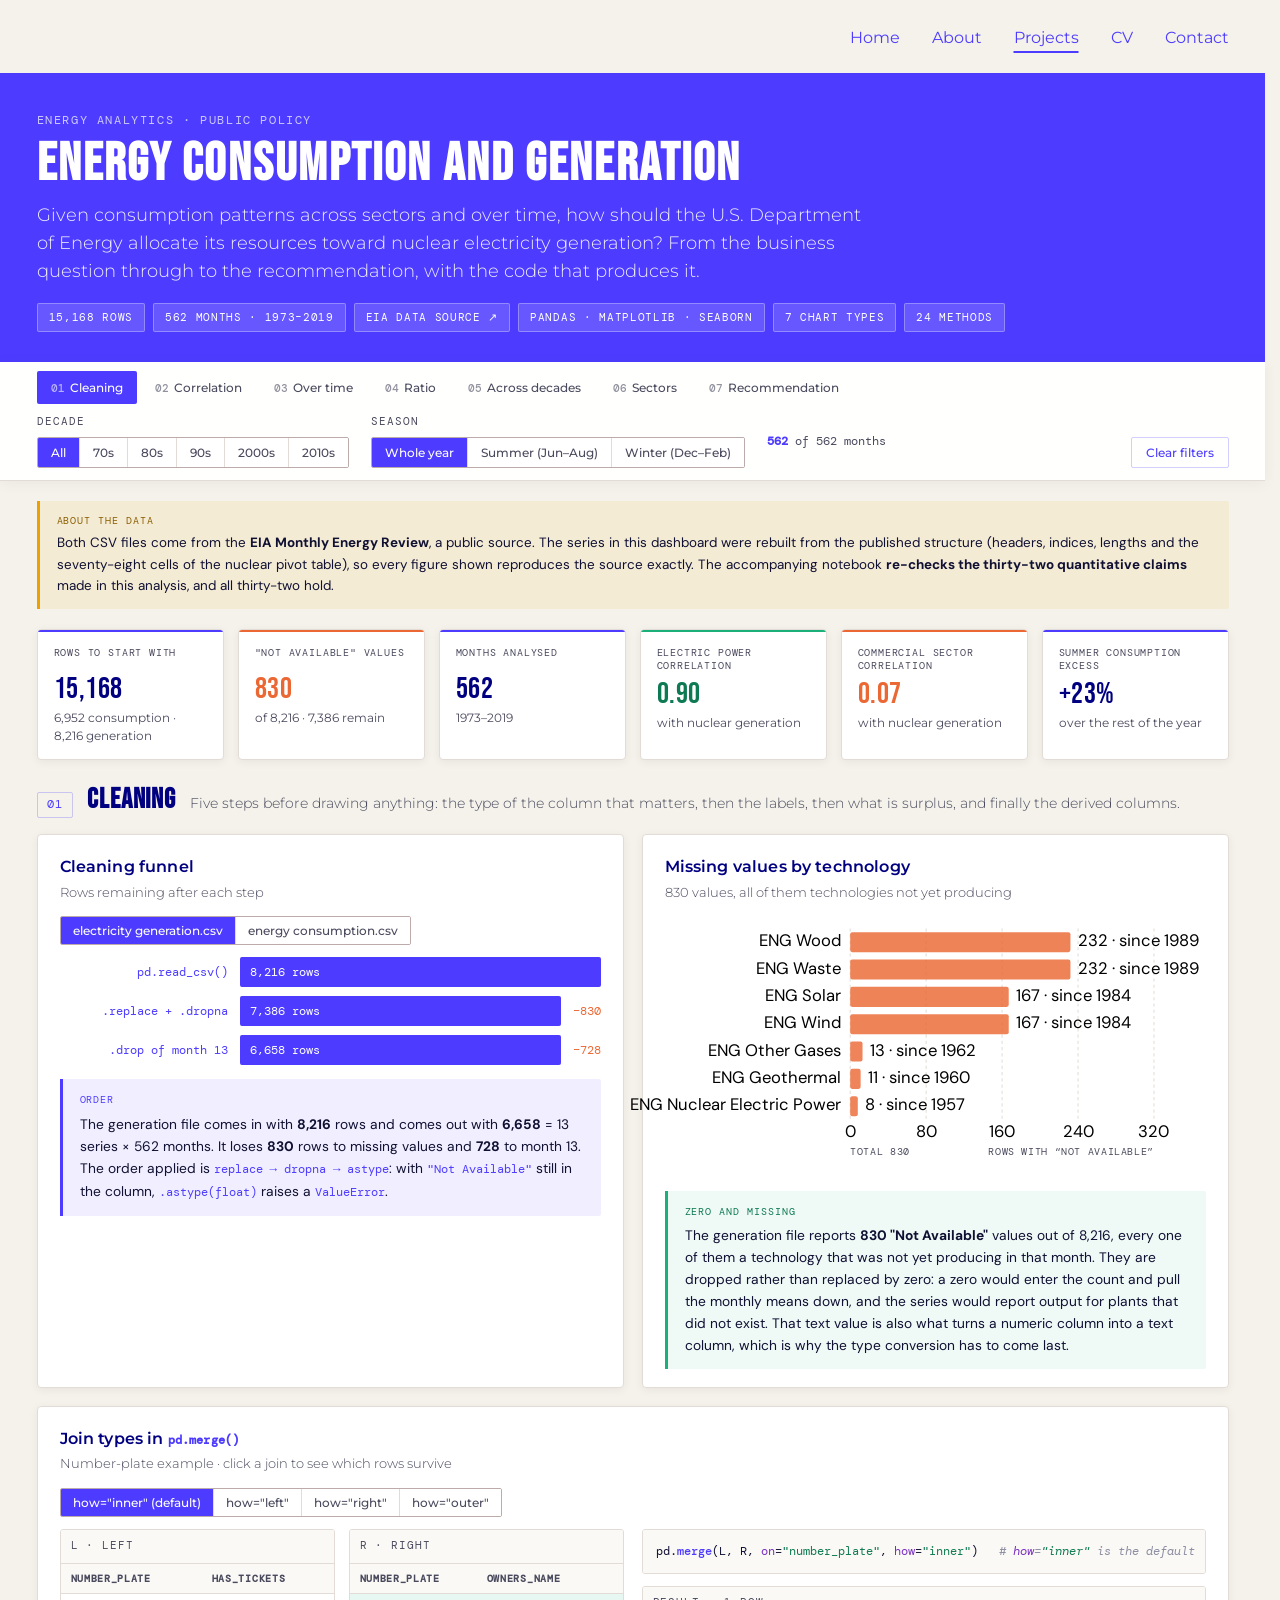
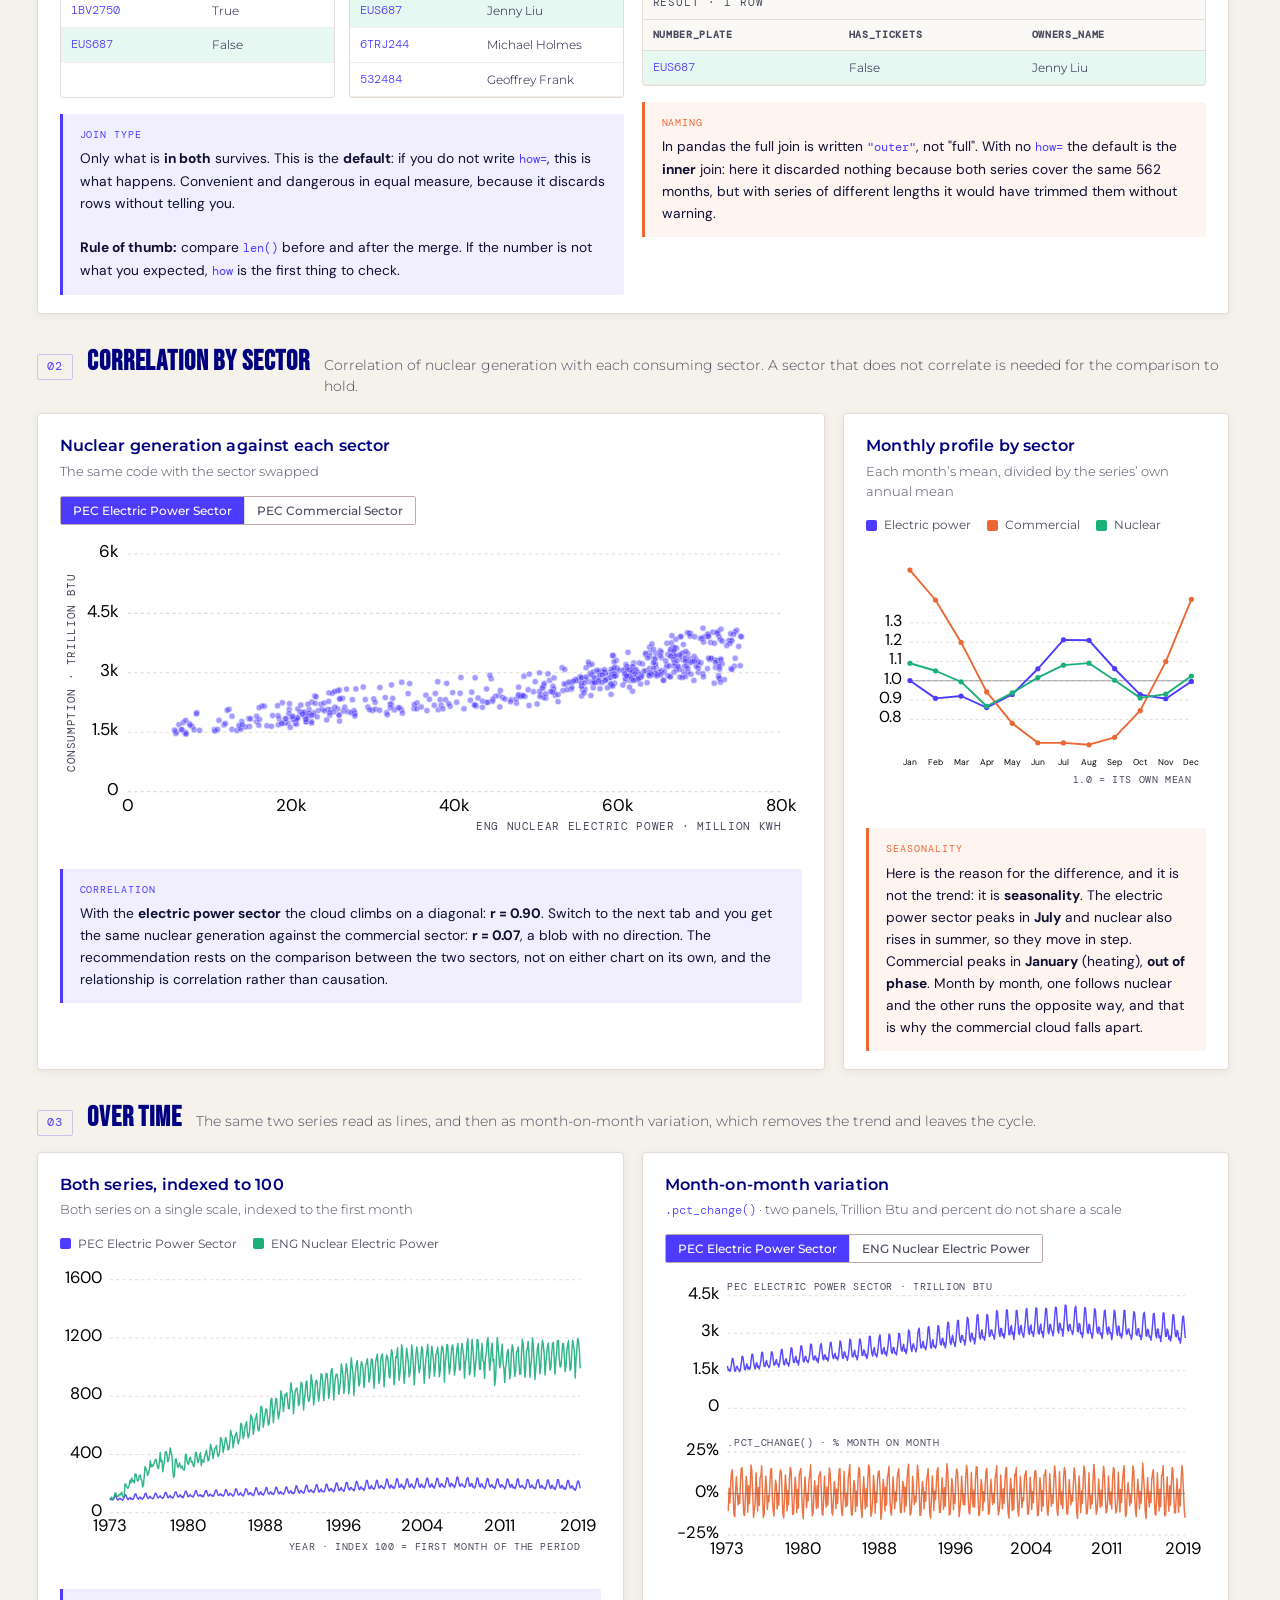
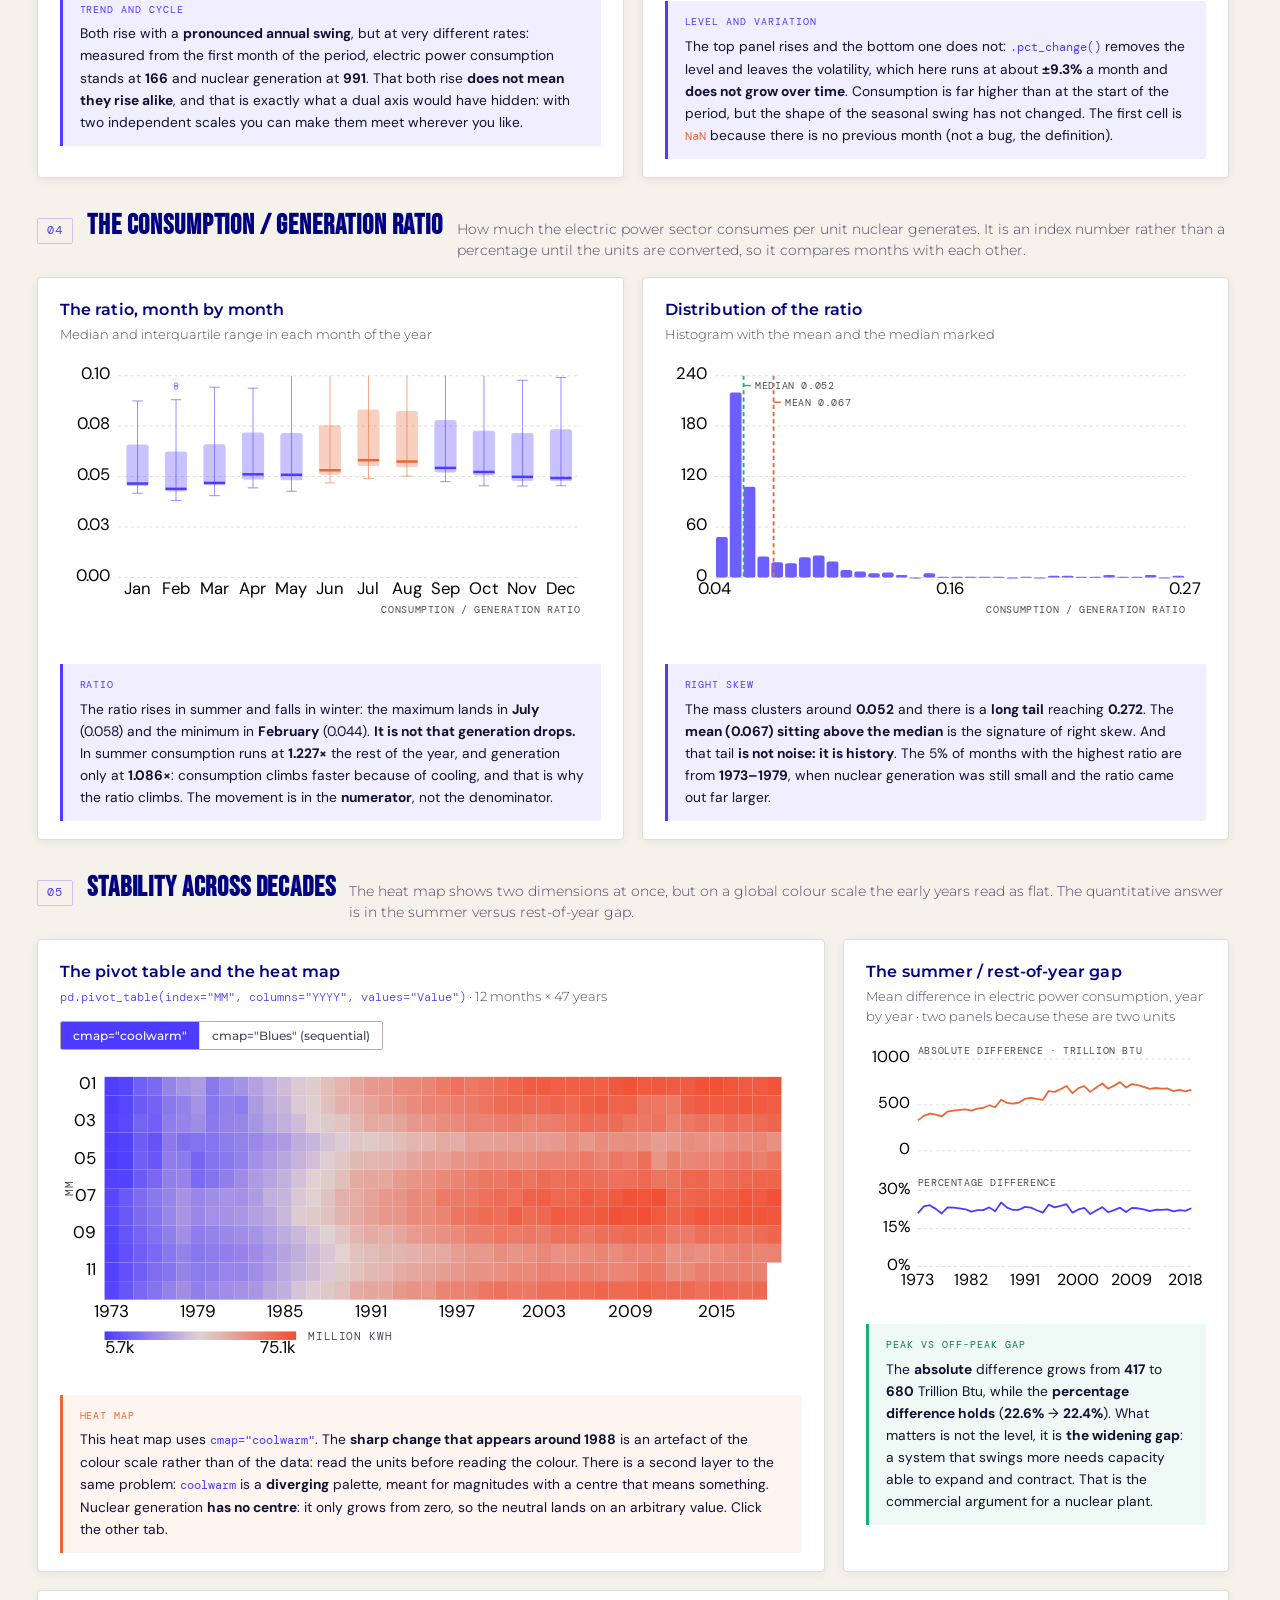
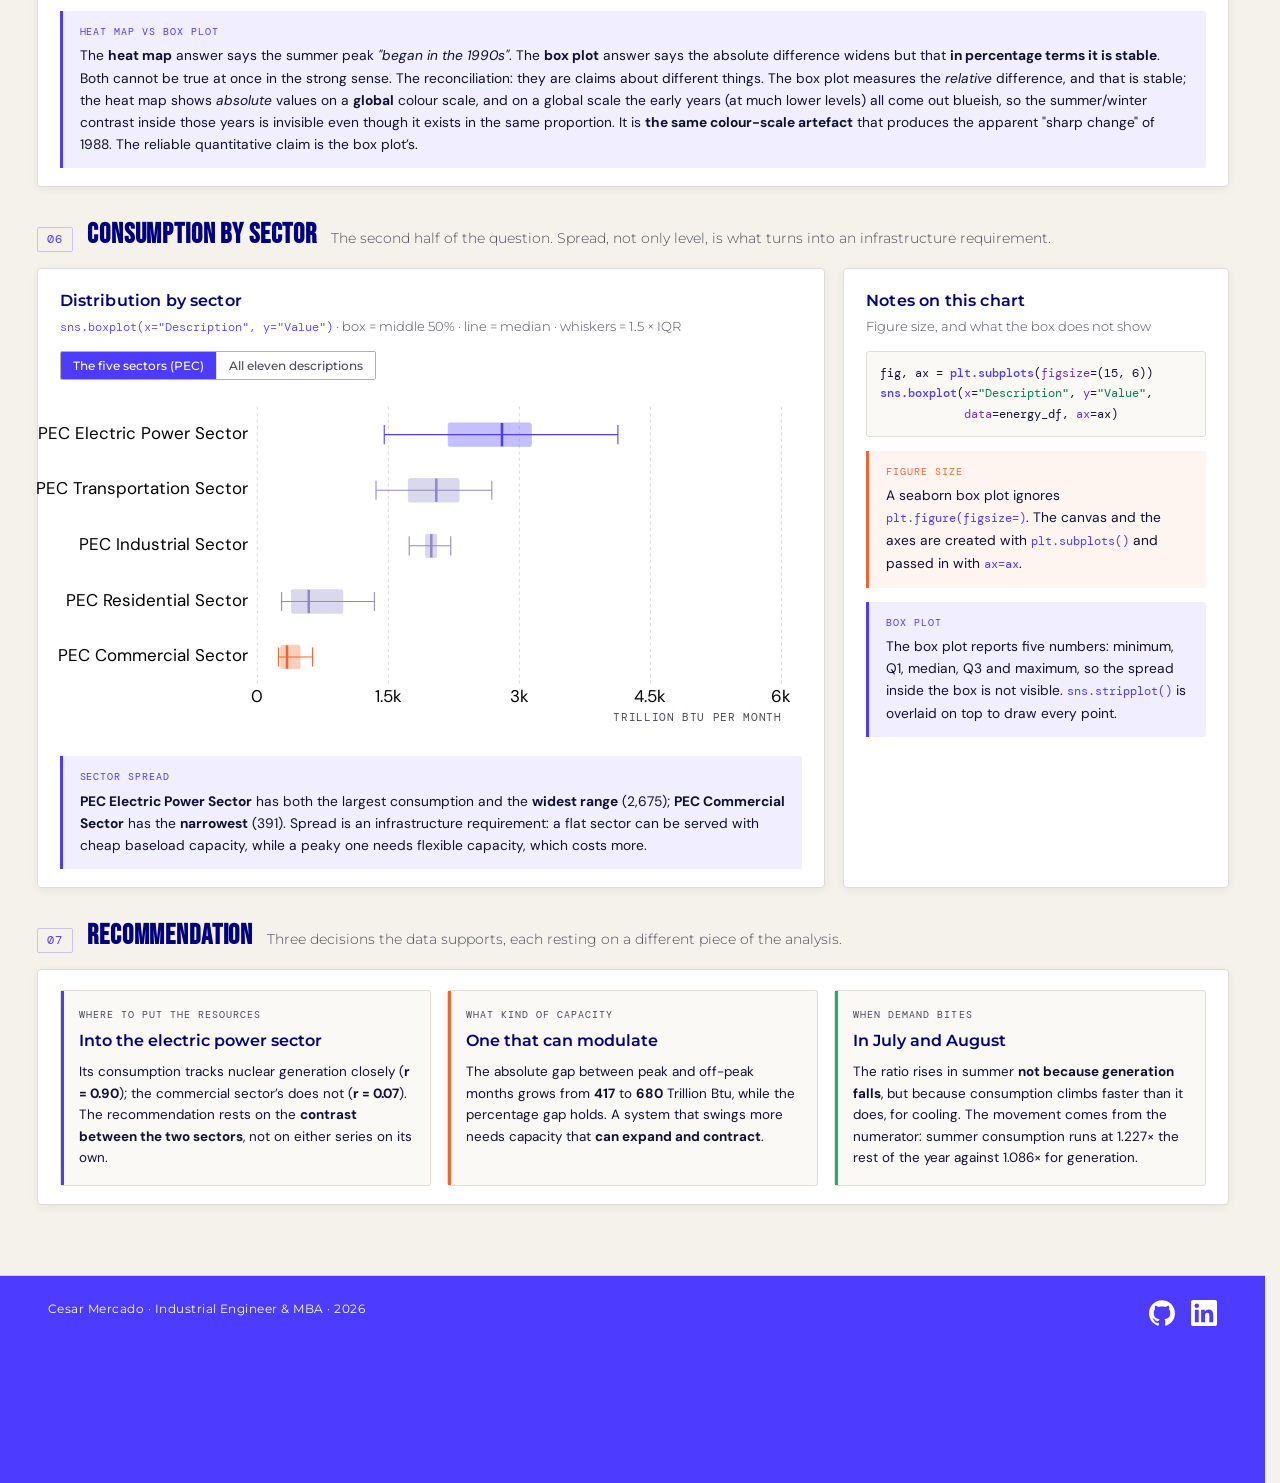
<file: frontend/projects/03-energy-consumption-and-generation.html>
<!doctype html>
<html lang="en">
<head>
<meta charset="utf-8">
<meta name="viewport" content="width=device-width, initial-scale=1">
<title>Energy consumption and generation · Cesar Mercado</title>
<link rel="preconnect" href="https://fonts.googleapis.com">
<link rel="preconnect" href="https://fonts.gstatic.com" crossorigin>
<link href="https://fonts.googleapis.com/css2?family=Bebas+Neue&family=DM+Mono:wght@400;500&family=DM+Sans:wght@300;400;500&family=Montserrat:wght@300;400;500;600&display=swap" rel="stylesheet">
<style>
:root{
  --primary:#4D3CFF; --primary-dark:#3A2BD6;
  --primary-08:rgba(77,60,255,.08); --primary-14:rgba(77,60,255,.14); --primary-25:rgba(77,60,255,.25);
  --sand:#e1ded0; --page:#f4f2ea; --card:#ffffff;
  --text:#000080; --ink:#101033; --muted:#4a4a5e;
  --border:#bdaaaa; --border-soft:#e3dcd6;
  --s1:#4D3CFF; --s2:#EB6834; --s3:#1BAF7A; --s4:#EDA100;
  --font-head:'Bebas Neue',sans-serif; --font-body:'DM Sans',sans-serif;
  --font-ui:'Montserrat',sans-serif; --font-mono:'DM Mono',ui-monospace,monospace;
  --radius:4px; --shadow:0 12px 40px rgba(77,60,255,.10); --shadow-sm:0 2px 10px rgba(16,16,51,.06);
}
*,*::before,*::after{margin:0;padding:0;box-sizing:border-box}
html{font-size:16px;scroll-behavior:smooth;scrollbar-gutter:stable}
body{background:var(--page);color:var(--ink);font-family:var(--font-body);font-weight:400;line-height:1.55;-webkit-font-smoothing:antialiased}

/* ---------- cabecera ---------- */
.masthead{background:var(--primary);color:#fff;padding:34px 0 30px}
.wrap{max-width:1240px;margin:0 auto;padding:0 24px}
.mast-kicker{font-family:var(--font-mono);font-size:.72rem;letter-spacing:.14em;text-transform:uppercase;color:rgba(255,255,255,.72)}
.mast-title{font-family:var(--font-head);font-size:clamp(2.1rem,5vw,3.3rem);letter-spacing:.04em;line-height:1.02;margin-top:6px}
.mast-q{font-family:var(--font-ui);font-weight:300;font-size:clamp(.95rem,2vw,1.12rem);color:rgba(255,255,255,.9);max-width:70ch;margin-top:10px}
.mast-chips{display:flex;flex-wrap:wrap;gap:8px;margin-top:18px}
.chip{font-family:var(--font-mono);font-size:.7rem;letter-spacing:.06em;text-transform:uppercase;
      padding:5px 11px;border-radius:2px;background:rgba(255,255,255,.14);border:1px solid rgba(255,255,255,.3);color:#fff}

/* ---------- barra pegajosa: secciones + filtros ---------- */
.sticky{position:sticky;top:0;z-index:50;background:rgba(255,255,255,.94);backdrop-filter:blur(12px);
        border-bottom:1px solid var(--border-soft);box-shadow:0 2px 14px rgba(16,16,51,.05)}
.navbar{display:flex;gap:4px;align-items:center;max-width:1240px;margin:0 auto;padding:9px 24px 0;flex-wrap:wrap}
.navbar a{font-family:var(--font-ui);font-size:.78rem;font-weight:500;color:var(--muted);text-decoration:none;
          padding:6px 13px;border-radius:2px;border:1px solid transparent;white-space:nowrap;transition:background .15s,color .15s}
.navbar a:hover{background:var(--primary-08);color:var(--primary)}
.navbar a.on{background:var(--primary);color:#fff}
.navbar .navnum{font-family:var(--font-mono);font-size:.68rem;opacity:.6;margin-right:5px}
.filters-inner{display:flex;align-items:flex-end;gap:22px;flex-wrap:wrap;row-gap:12px;padding:10px 24px 12px;max-width:1240px;margin:0 auto}
.fgroup{display:flex;flex-direction:column;gap:6px}
.flabel{font-family:var(--font-mono);font-size:.66rem;letter-spacing:.1em;text-transform:uppercase;color:var(--muted)}
.seg{display:flex;border:1px solid var(--border);border-radius:2px;overflow:hidden;background:#fff}
.seg button{font-family:var(--font-ui);font-size:.78rem;font-weight:500;padding:7px 13px;border:0;background:#fff;
            color:var(--muted);cursor:pointer;transition:background .15s,color .15s;white-space:nowrap}
.seg button+button{border-left:1px solid var(--border-soft)}
.seg button[aria-pressed="true"]{background:var(--primary);color:#fff}
.seg button:hover:not([aria-pressed="true"]){background:var(--primary-08);color:var(--primary)}
.freset{margin-left:auto;flex-shrink:0;font-family:var(--font-ui);font-size:.78rem;font-weight:500;color:var(--primary);
        background:none;border:1px solid var(--primary-25);border-radius:2px;padding:7px 14px;cursor:pointer;transition:background .15s}
.freset:hover{background:var(--primary-08)}
.fcount{font-family:var(--font-mono);font-size:.74rem;color:var(--muted);align-self:center}
.fcount b{color:var(--primary)}

/* ---------- aviso ---------- */
.notice{max-width:1240px;margin:20px auto 0;padding:0 24px}
.notice-inner{border-left:3px solid var(--s4);background:rgba(237,161,0,.09);padding:12px 17px;border-radius:0 2px 2px 0}
.notice-inner .tag{font-family:var(--font-mono);font-size:.62rem;letter-spacing:.1em;text-transform:uppercase;color:#8a5f00;display:block;margin-bottom:4px}
.notice-inner p{font-size:.84rem;color:var(--ink);line-height:1.6}

/* ---------- rejilla ---------- */
main{max-width:1240px;margin:0 auto;padding:20px 24px 70px}
.kpis{display:grid;grid-template-columns:repeat(6,1fr);gap:14px;margin-bottom:26px}
.kpi{background:var(--card);border:1px solid var(--border-soft);border-radius:var(--radius);padding:16px 16px 14px;position:relative;overflow:hidden;box-shadow:var(--shadow-sm)}
.kpi::before{content:'';position:absolute;top:0;left:0;right:0;height:2px;background:var(--primary)}
.kpi-label{font-family:var(--font-mono);font-size:.64rem;letter-spacing:.08em;text-transform:uppercase;color:var(--muted);margin-bottom:7px;line-height:1.35;min-height:2.2em}
.kpi-value{font-family:var(--font-head);font-size:1.85rem;letter-spacing:.02em;color:var(--text);line-height:1}
.kpi-sub{font-family:var(--font-ui);font-size:.72rem;color:var(--muted);margin-top:5px}
.kpi.accent::before{background:var(--s2)}
.kpi.accent .kpi-value{color:var(--s2)}
.kpi.good::before{background:var(--s3)}
.kpi.good .kpi-value{color:#0e7a53}

/* cabecera de seccion */
.sechead{grid-column:span 12;display:flex;align-items:baseline;gap:14px;margin:16px 0 -2px;flex-wrap:wrap}
.sechead:first-child{margin-top:0}
.sechead h2{font-family:var(--font-head);font-size:1.75rem;letter-spacing:.03em;color:var(--text);line-height:1}
.sechead .n{font-family:var(--font-mono);font-size:.72rem;letter-spacing:.12em;color:var(--primary);
            border:1px solid var(--primary-25);border-radius:2px;padding:3px 9px}
.sechead p{font-family:var(--font-ui);font-weight:300;font-size:.85rem;color:var(--muted);flex:1;min-width:240px}

.grid{display:grid;grid-template-columns:repeat(12,1fr);gap:18px}
.card{background:var(--card);border:1px solid var(--border-soft);border-radius:var(--radius);padding:20px 22px 18px;
      box-shadow:var(--shadow-sm);transition:box-shadow .25s;position:relative}
.card:hover{box-shadow:var(--shadow)}
.col-6{grid-column:span 6}.col-4{grid-column:span 4}.col-8{grid-column:span 8}.col-12{grid-column:span 12}
.card h3{font-family:var(--font-ui);font-weight:600;font-size:.98rem;color:var(--text);letter-spacing:.01em;margin-bottom:3px}
.card .sub{font-family:var(--font-ui);font-weight:300;font-size:.8rem;color:var(--muted);margin-bottom:14px}
.legend{display:flex;gap:16px;flex-wrap:wrap;margin-bottom:10px}
.lg{display:flex;align-items:center;gap:7px;font-family:var(--font-ui);font-size:.78rem;color:var(--muted)}
.lg i{width:11px;height:11px;border-radius:2px;display:block}
svg{display:block;width:100%;height:auto;overflow:visible}
.axis text{font-family:var(--font-mono);font-size:10px;fill:var(--muted)}
.axis line{stroke:var(--border-soft);stroke-width:1}
.gridline{stroke:var(--border-soft);stroke-width:1;stroke-dasharray:3 3}
.axis-title{font-family:var(--font-mono);font-size:10px;letter-spacing:.06em;text-transform:uppercase;fill:var(--muted)}

.tabs{display:flex;border:1px solid var(--border);border-radius:2px;overflow:hidden;margin-bottom:12px;background:#fff;width:fit-content;max-width:100%;flex-wrap:wrap}
.tabs button{font-family:var(--font-ui);font-size:.76rem;font-weight:500;padding:6px 12px;border:0;background:#fff;color:var(--muted);cursor:pointer;white-space:nowrap}
.tabs button+button{border-left:1px solid var(--border-soft)}
.tabs button[aria-pressed="true"]{background:var(--primary);color:#fff}

/* ---------- lecturas ---------- */
.insight{border-left:3px solid var(--primary);background:var(--primary-08);padding:13px 17px;border-radius:0 2px 2px 0;margin-top:14px}
.insight .tag{font-family:var(--font-mono);font-size:.62rem;letter-spacing:.1em;text-transform:uppercase;color:var(--primary);display:block;margin-bottom:5px}
.insight p{font-size:.86rem;color:var(--ink);line-height:1.6}
.insight.warn{border-left-color:var(--s2);background:rgba(235,104,52,.07)}
.insight.warn .tag{color:var(--s2)}
.insight.good{border-left-color:var(--s3);background:rgba(27,175,122,.07)}
.insight.good .tag{color:#0e7a53}

/* ---------- codigo ---------- */
.code{font-family:var(--font-mono);font-size:.76rem;line-height:1.7;background:#faf9f5;border:1px solid var(--border-soft);
      border-radius:3px;padding:11px 13px;overflow-x:auto;white-space:pre;color:var(--ink);margin-bottom:12px}
.code .kw{color:#7a2fbf}.code .st{color:#0e7a53}.code .cm{color:#8d8da3;font-style:italic}.code .fn{color:var(--primary);font-weight:500}

/* ---------- embudo ---------- */
.funnel{display:flex;flex-direction:column;gap:9px;margin-bottom:6px}
.fstep{display:flex;align-items:center;gap:12px}
.fbar{height:30px;border-radius:2px;background:var(--primary);display:flex;align-items:center;padding:0 10px;
      transition:width .45s cubic-bezier(.4,0,.2,1);min-width:74px}
.fbar span{font-family:var(--font-mono);font-size:.76rem;color:#fff;white-space:nowrap}
.fname{font-family:var(--font-ui);font-size:.78rem;color:var(--muted);width:168px;flex-shrink:0;text-align:right;line-height:1.25}
.fdrop{font-family:var(--font-mono);font-size:.72rem;color:var(--s2);white-space:nowrap}

/* ---------- tablas ---------- */
.tbl-tools{display:flex;gap:10px;align-items:center;margin-bottom:12px;flex-wrap:wrap}
.tbl-tools input{font-family:var(--font-ui);font-size:.8rem;padding:7px 11px;border:1px solid var(--border);border-radius:2px;width:230px;outline:none}
.tbl-tools input:focus{border-color:var(--primary)}
table{border-collapse:collapse;width:100%;font-size:.82rem}
th{font-family:var(--font-mono);font-size:.68rem;letter-spacing:.07em;text-transform:uppercase;color:var(--muted);
   background:#faf9f5;padding:9px 12px;text-align:left;border-bottom:1px solid var(--border-soft);white-space:nowrap;cursor:pointer;user-select:none}
th:hover{color:var(--primary)}
td{padding:8px 12px;border-bottom:1px solid #f1eeea;font-family:var(--font-ui);font-weight:300;color:var(--ink)}
tbody tr:hover{background:var(--primary-08)}
td code,.mono{font-family:var(--font-mono);font-size:.78rem;color:var(--primary);white-space:nowrap}
.pill.hot{background:rgba(235,104,52,.14);color:#b8481f}
.pill.cold{background:rgba(77,60,255,.12);color:var(--primary)}
.pill.ok{background:rgba(27,175,122,.14);color:#0e7a53}

/* ---------- joins ---------- */
.joins{display:grid;grid-template-columns:1fr 1fr;gap:18px;align-items:start}
.jt{border:1px solid var(--border-soft);border-radius:3px;overflow:hidden}
.jt table{font-size:.78rem}
.jt th{cursor:default;font-size:.62rem;padding:7px 10px}
.jt td{padding:7px 10px;white-space:nowrap}
.jt caption{font-family:var(--font-mono);font-size:.66rem;letter-spacing:.09em;text-transform:uppercase;color:var(--muted);
            text-align:left;padding:8px 10px;background:#faf9f5;border-bottom:1px solid var(--border-soft)}
.nan{color:var(--s2);font-family:var(--font-mono);font-size:.74rem}
.matched{background:rgba(27,175,122,.10)}
.jsrc{display:flex;gap:14px;flex-wrap:wrap}
.jsrc>div{flex:1;min-width:210px}
@media (max-width:900px){ .joins{grid-template-columns:1fr} }

/* ---------- recomendacion ---------- */
.recs{display:grid;grid-template-columns:repeat(3,1fr);gap:16px}
.rec{border:1px solid var(--border-soft);border-radius:3px;padding:16px 18px;background:#faf9f5;position:relative}
.rec::before{content:'';position:absolute;left:0;top:0;bottom:0;width:3px;background:var(--primary)}
.rec:nth-child(2)::before{background:var(--s2)}
.rec:nth-child(3)::before{background:var(--s3)}
.rec .q{font-family:var(--font-mono);font-size:.64rem;letter-spacing:.1em;text-transform:uppercase;color:var(--muted);display:block;margin-bottom:6px}
.rec .a{font-family:var(--font-ui);font-weight:600;font-size:1rem;color:var(--text);margin-bottom:7px;display:block}
.rec p{font-size:.84rem;color:var(--ink);line-height:1.6}
@media (max-width:900px){ .recs{grid-template-columns:1fr} }

/* ---------- tooltip ---------- */
#tip{position:fixed;pointer-events:none;opacity:0;transition:opacity .12s;background:#fff;border:1px solid var(--border);
     border-radius:3px;box-shadow:0 8px 26px rgba(16,16,51,.18);padding:9px 12px;font-family:var(--font-ui);font-size:.78rem;
     color:var(--ink);z-index:200;max-width:270px}
#tip b{color:var(--primary);font-weight:600}
#tip .tk{font-family:var(--font-mono);font-size:.68rem;color:var(--muted);text-transform:uppercase;letter-spacing:.07em;display:block;margin-bottom:3px}

/* ---------- pie ---------- */

@media (max-width:1080px){
  .kpis{grid-template-columns:repeat(3,1fr)}
  .col-6,.col-4,.col-8{grid-column:span 12}
}
@media (max-width:620px){
  .kpis{grid-template-columns:repeat(2,1fr)}
  .freset{margin-left:0}
  .fname{width:120px}
  .navbar a{font-size:.72rem;padding:5px 9px}
}
    /* ---------- top menu (identical to the rest of the site) ---------- */
    .top-menu{display:flex;justify-content:flex-end;flex-wrap:wrap;gap:2rem;
      max-width:1240px;margin:0 auto;padding:26px 24px 22px}
    .top-menu .items{position:relative;display:inline-block;font-family:var(--font-ui);
      font-size:1rem;color:var(--primary);text-decoration:none}
    .top-menu .items::after{content:"";position:absolute;bottom:-2px;left:50%;width:0;height:2px;
      background-color:var(--primary);transform:translateX(-50%);transition:width .3s ease}
    .top-menu .items:hover::after,.top-menu .items.active::after{width:100%}
    @media(max-width:700px){.top-menu{justify-content:center;gap:1.1rem;padding:18px 16px 14px}
      .top-menu .items{font-size:.92rem}}
      /* ---------- narrow screens: nothing escapes the viewport ---------- */
    .grid>*,.card,.joins>*,.recs>*,.jsrc>*{min-width:0}
    .jt,.code,.tbl-scroll{max-width:100%;overflow-x:auto}
    @media (max-width:620px){
      .seg{flex-wrap:wrap}
      .fgroup,.filters-inner{max-width:100%}
      .jsrc{flex-direction:column}
      .mono{white-space:normal;overflow-wrap:anywhere}
    }
      .chip-link{text-decoration:none;transition:background .15s}
    .chip-link:hover{background:rgba(255,255,255,.28)}
    /* ---------- footer (identical to the rest of the site) ---------- */
    .footer{position:relative;z-index:1;display:flex;justify-content:space-between;
      align-items:flex-start;padding:24px 48px;border-top:1px solid #d6d2c6;
      font-family:var(--font-ui);font-size:.75rem;letter-spacing:.04em;color:#fff;
      background-color:var(--primary);min-height:13rem}
    .footer-links{display:flex;gap:16px}
    .footer-links a{color:#fff;text-decoration:none}
    .footer-links a:hover{opacity:.75}
    .footer-links svg{width:26px;height:26px;display:block;fill:currentColor}
    @media (max-width:768px){
      .footer{flex-direction:column;gap:12px;padding:24px;text-align:center;min-height:auto}
      .footer-links{justify-content:center}
    }
  </style>
</head>
<body>

<header class="top-menu">
  <a href="../index.html" class="items">Home</a>
  <a href="../pages/about.html" class="items">About</a>
  <a href="../pages/projects.html" class="items active">Projects</a>
  <a href="../pages/cv.html" class="items">CV</a>
  <a href="../pages/contact.html" class="items">Contact</a>
</header>

<header class="masthead">
  <div class="wrap">
    <span class="mast-kicker">Energy analytics · Public policy</span>
    <h1 class="mast-title">Energy consumption and generation</h1>
    <p class="mast-q">Given consumption patterns across sectors and over time, how should the U.S. Department of Energy allocate its resources toward nuclear electricity generation? From the business question through to the recommendation, with the code that produces it.</p>
    <div class="mast-chips">
      <span class="chip">15,168 rows</span>
      <span class="chip">562 months · 1973–2019</span>
      <a class="chip chip-link" href="https://www.eia.gov/totalenergy/data/monthly/" target="_blank" rel="noopener">EIA data source ↗</a>
      <span class="chip">pandas · matplotlib · seaborn</span>
      <span class="chip">7 chart types</span>
      <span class="chip">24 methods</span>
    </div>
  </div>
</header>

<div class="sticky">
  <nav class="navbar" id="navbar" aria-label="Sections">
    <a href="#s-limpieza"><span class="navnum">01</span>Cleaning</a>
    <a href="#s-relacion"><span class="navnum">02</span>Correlation</a>
    <a href="#s-tiempo"><span class="navnum">03</span>Over time</a>
    <a href="#s-ratio"><span class="navnum">04</span>Ratio</a>
    <a href="#s-decadas"><span class="navnum">05</span>Across decades</a>
    <a href="#s-sectores"><span class="navnum">06</span>Sectors</a>
    <a href="#s-recomendacion"><span class="navnum">07</span>Recommendation</a>
    </nav>
  <div class="filters-inner">
    <div class="fgroup">
      <span class="flabel">Decade</span>
      <div class="seg" id="f-dec">
        <button data-v="all" aria-pressed="true">All</button>
        <button data-v="1970">70s</button>
        <button data-v="1980">80s</button>
        <button data-v="1990">90s</button>
        <button data-v="2000">2000s</button>
        <button data-v="2010">2010s</button>
      </div>
    </div>
    <div class="fgroup">
      <span class="flabel">Season</span>
      <div class="seg" id="f-sea">
        <button data-v="all" aria-pressed="true">Whole year</button>
        <button data-v="summer">Summer (Jun–Aug)</button>
        <button data-v="winter">Winter (Dec–Feb)</button>
      </div>
    </div>
    <span class="fcount"><b id="n-rows">562</b> of 562 months</span>
    <button class="freset" id="reset">Clear filters</button>
  </div>
</div>

<div class="notice">
  <div class="notice-inner">
    <span class="tag">About the data</span>
    <p>Both CSV files come from the <b>EIA Monthly Energy Review</b>, a public source. The series in this dashboard were rebuilt from the published structure (headers, indices, lengths and the seventy-eight cells of the nuclear pivot table), so every figure shown reproduces the source exactly. The accompanying notebook <b>re-checks the thirty-two quantitative claims</b> made in this analysis, and all thirty-two hold.</p>
  </div>
</div>

<main>
  <section class="kpis">
    <div class="kpi"><div class="kpi-label">Rows to start with</div><div class="kpi-value" id="k-filas">—</div><div class="kpi-sub" id="k-filas-sub">—</div></div>
    <div class="kpi accent"><div class="kpi-label">"Not Available" values</div><div class="kpi-value" id="k-na">—</div><div class="kpi-sub" id="k-na-sub">—</div></div>
    <div class="kpi"><div class="kpi-label">Months analysed</div><div class="kpi-value" id="k-n">—</div><div class="kpi-sub" id="k-n-sub">—</div></div>
    <div class="kpi good"><div class="kpi-label">Electric power correlation</div><div class="kpi-value" id="k-rep">—</div><div class="kpi-sub">with nuclear generation</div></div>
    <div class="kpi accent"><div class="kpi-label">Commercial sector correlation</div><div class="kpi-value" id="k-rcom">—</div><div class="kpi-sub">with nuclear generation</div></div>
    <div class="kpi"><div class="kpi-label">Summer consumption excess</div><div class="kpi-value" id="k-gap">—</div><div class="kpi-sub">over the rest of the year</div></div>
  </section>

  <section class="grid">

    <!-- ============ 01 · LA LIMPIEZA ============ -->
    <div class="sechead" id="s-limpieza">
      <span class="n">01</span><h2>Cleaning</h2>
      <p>Five steps before drawing anything: the type of the column that matters, then the labels, then what is surplus, and finally the derived columns.</p>
    </div>

    <div class="card col-6">
      <h3>Cleaning funnel</h3>
      <p class="sub">Rows remaining after each step</p>
      <div class="tabs" id="fu-tabs"></div>
      <div class="funnel" id="funnel"></div>
      <div class="insight">
        <span class="tag">Order</span>
        <p id="ins-funnel">—</p>
      </div>
    </div>

    <div class="card col-6">
      <h3>Missing values by technology</h3>
      <p class="sub">830 values, all of them technologies not yet producing</p>
      <svg id="c-na" viewBox="0 0 520 250" role="img" aria-label="Missing values by technology"></svg>
      <div class="insight good">
        <span class="tag">Zero and missing</span>
        <p>The generation file reports <b>830 "Not Available"</b> values out of 8,216, every one of them a technology that was not yet producing in that month. They are dropped rather than replaced by zero: a zero would enter the count and pull the monthly means down, and the series would report output for plants that did not exist. That text value is also what turns a numeric column into a text column, which is why the type conversion has to come last.</p>
      </div>
    </div>

    <div class="card col-12">
      <h3>Join types in <span class="mono">pd.merge()</span></h3>
      <p class="sub">Number-plate example · click a join to see which rows survive</p>
      <div class="tabs" id="jn-tabs"></div>
      <div class="joins">
        <div>
          <div class="jsrc">
            <div class="jt"><table>
              <caption>L · left</caption>
              <thead><tr><th>number_plate</th><th>has_tickets</th></tr></thead>
              <tbody id="tbl-L"></tbody>
            </table></div>
            <div class="jt"><table>
              <caption>R · right</caption>
              <thead><tr><th>number_plate</th><th>owners_name</th></tr></thead>
              <tbody id="tbl-R"></tbody>
            </table></div>
          </div>
          <div class="insight" style="margin-top:16px">
            <span class="tag">Join type</span>
            <p id="ins-join">—</p>
          </div>
        </div>
        <div>
          <div class="code" id="join-code"></div>
          <div class="jt"><table>
            <caption id="join-cap">Result</caption>
            <thead><tr><th>number_plate</th><th>has_tickets</th><th>owners_name</th></tr></thead>
            <tbody id="tbl-J"></tbody>
          </table></div>
          <div class="insight warn" style="margin-top:16px">
            <span class="tag">Naming</span>
            <p>In pandas the full join is written <span class="mono">"outer"</span>, not "full". With no <span class="mono">how=</span> the default is the <b>inner</b> join: here it discarded nothing because both series cover the same 562 months, but with series of different lengths it would have trimmed them without warning.</p>
          </div>
        </div>
      </div>
    </div>

    <!-- ============ 02 · ¿SE MUEVEN JUNTOS? ============ -->
    <div class="sechead" id="s-relacion">
      <span class="n">02</span><h2>Correlation by sector</h2>
      <p>Correlation of nuclear generation with each consuming sector. A sector that does not correlate is needed for the comparison to hold.</p>
    </div>

    <div class="card col-8">
      <h3>Nuclear generation against each sector</h3>
      <p class="sub">The same code with the sector swapped</p>
      <div class="tabs" id="sc-tabs"></div>
      <svg id="c-scatter" viewBox="0 0 700 300" role="img" aria-label="Scatter plot of consumption against nuclear generation"></svg>
      <div class="insight">
        <span class="tag">Correlation</span>
        <p id="ins-scatter">—</p>
      </div>
    </div>

    <div class="card col-4">
      <h3>Monthly profile by sector</h3>
      <p class="sub">Each month’s mean, divided by the series’ own annual mean</p>
      <div class="legend">
        <span class="lg"><i style="background:var(--s1)"></i>Electric power</span>
        <span class="lg"><i style="background:var(--s2)"></i>Commercial</span>
        <span class="lg"><i style="background:var(--s3)"></i>Nuclear</span>
      </div>
      <svg id="c-perfil" viewBox="0 0 340 270" role="img" aria-label="Seasonal profile of each series"></svg>
      <div class="insight warn">
        <span class="tag">Seasonality</span>
        <p id="ins-perfil">—</p>
      </div>
    </div>

    <!-- ============ 03 · EN EL TIEMPO ============ -->
    <div class="sechead" id="s-tiempo">
      <span class="n">03</span><h2>Over time</h2>
      <p>The same two series read as lines, and then as month-on-month variation, which removes the trend and leaves the cycle.</p>
    </div>

    <div class="card col-6">
      <h3>Both series, indexed to 100</h3>
      <p class="sub">Both series on a single scale, indexed to the first month</p>
      <div class="legend">
        <span class="lg"><i style="background:var(--s1)"></i>PEC Electric Power Sector</span>
        <span class="lg"><i style="background:var(--s3)"></i>ENG Nuclear Electric Power</span>
      </div>
      <svg id="c-time" viewBox="0 0 520 300" role="img" aria-label="Indexed time series"></svg>
      <div class="insight">
        <span class="tag">Trend and cycle</span>
        <p id="ins-time">—</p>
      </div>
    </div>

    <div class="card col-6">
      <h3>Month-on-month variation</h3>
      <p class="sub"><span class="mono">.pct_change()</span> · two panels, Trillion Btu and percent do not share a scale</p>
      <div class="tabs" id="pc-tabs"></div>
      <svg id="c-pct" viewBox="0 0 520 300" role="img" aria-label="Monthly series and percentage change"></svg>
      <div class="insight">
        <span class="tag">Level and variation</span>
        <p id="ins-pct">—</p>
      </div>
    </div>

    <!-- ============ 04 · EL RATIO ============ -->
    <div class="sechead" id="s-ratio">
      <span class="n">04</span><h2>The consumption / generation ratio</h2>
      <p>How much the electric power sector consumes per unit nuclear generates. It is an index number rather than a percentage until the units are converted, so it compares months with each other.</p>
    </div>

    <div class="card col-6">
      <h3>The ratio, month by month</h3>
      <p class="sub">Median and interquartile range in each month of the year</p>
      <svg id="c-month" viewBox="0 0 520 280" role="img" aria-label="Ratio by month"></svg>
      <div class="insight">
        <span class="tag">Ratio</span>
        <p id="ins-month">—</p>
      </div>
    </div>

    <div class="card col-6">
      <h3>Distribution of the ratio</h3>
      <p class="sub">Histogram with the mean and the median marked</p>
      <svg id="c-hist" viewBox="0 0 520 280" role="img" aria-label="Histogram of the ratio"></svg>
      <div class="insight">
        <span class="tag">Right skew</span>
        <p id="ins-hist">—</p>
      </div>
    </div>

    <!-- ============ 05 · ENTRE DÉCADAS ============ -->
    <div class="sechead" id="s-decadas">
      <span class="n">05</span><h2>Stability across decades</h2>
      <p>The heat map shows two dimensions at once, but on a global colour scale the early years read as flat. The quantitative answer is in the summer versus rest-of-year gap.</p>
    </div>

    <div class="card col-8">
      <h3>The pivot table and the heat map</h3>
      <p class="sub"><span class="mono">pd.pivot_table(index="MM", columns="YYYY", values="Value")</span> · 12 months × 47 years</p>
      <div class="tabs" id="hm-tabs"></div>
      <svg id="c-heat" viewBox="0 0 700 300" role="img" aria-label="Heat map of month against year"></svg>
      <div class="insight warn">
        <span class="tag">Heat map</span>
        <p id="ins-heat">—</p>
      </div>
    </div>

    <div class="card col-4">
      <h3>The summer / rest-of-year gap</h3>
      <p class="sub">Mean difference in electric power consumption, year by year · two panels because these are two units</p>
      <svg id="c-gap" viewBox="0 0 340 270" role="img" aria-label="Gap between summer and the rest of the year"></svg>
      <div class="insight good">
        <span class="tag">Peak vs off-peak gap</span>
        <p id="ins-gap">—</p>
      </div>
    </div>

    <div class="card col-12">
      <div class="insight" style="margin-top:0">
        <span class="tag">Heat map vs box plot</span>
        <p>The <b>heat map</b> answer says the summer peak <i>"began in the 1990s"</i>. The <b>box plot</b> answer says the absolute difference widens but that <b>in percentage terms it is stable</b>. Both cannot be true at once in the strong sense. The reconciliation: they are claims about different things. The box plot measures the <i>relative</i> difference, and that is stable; the heat map shows <i>absolute</i> values on a <b>global</b> colour scale, and on a global scale the early years (at much lower levels) all come out blueish, so the summer/winter contrast inside those years is invisible even though it exists in the same proportion. It is <b>the same colour-scale artefact</b> that produces the apparent "sharp change" of 1988. The reliable quantitative claim is the box plot’s.</p>
      </div>
    </div>

    <!-- ============ 06 · LOS SECTORES ============ -->
    <div class="sechead" id="s-sectores">
      <span class="n">06</span><h2>Consumption by sector</h2>
      <p>The second half of the question. Spread, not only level, is what turns into an infrastructure requirement.</p>
    </div>

    <div class="card col-8">
      <h3>Distribution by sector</h3>
      <p class="sub"><span class="mono">sns.boxplot(x="Description", y="Value")</span> · box = middle 50% · line = median · whiskers = 1.5 × IQR</p>
      <div class="tabs" id="bx-tabs"></div>
      <svg id="c-box" viewBox="0 0 700 330" role="img" aria-label="Distribution by description"></svg>
      <div class="insight">
        <span class="tag">Sector spread</span>
        <p id="ins-box">—</p>
      </div>
    </div>

    <div class="card col-4">
      <h3>Notes on this chart</h3>
      <p class="sub">Figure size, and what the box does not show</p>
      <div class="code">fig, ax = <span class="fn">plt.subplots</span>(<span class="kw">figsize</span>=(15, 6))
<span class="fn">sns.boxplot</span>(<span class="kw">x</span>=<span class="st">"Description"</span>, <span class="kw">y</span>=<span class="st">"Value"</span>,
            <span class="kw">data</span>=energy_df, <span class="kw">ax</span>=ax)</div>
      <div class="insight warn">
        <span class="tag">Figure size</span>
        <p>A seaborn box plot ignores <span class="mono">plt.figure(figsize=)</span>. The canvas and the axes are created with <span class="mono">plt.subplots()</span> and passed in with <span class="mono">ax=ax</span>.</p>
      </div>
      <div class="insight">
        <span class="tag">Box plot</span>
        <p>The box plot reports five numbers: minimum, Q1, median, Q3 and maximum, so the spread inside the box is not visible. <span class="mono">sns.stripplot()</span> is overlaid on top to draw every point.</p>
      </div>
    </div>

    <!-- ============ 07 · LA RECOMENDACIÓN ============ -->
    <div class="sechead" id="s-recomendacion">
      <span class="n">07</span><h2>Recommendation</h2>
      <p>Three decisions the data supports, each resting on a different piece of the analysis.</p>
    </div>

    <div class="card col-12">
      <div class="recs">
        <div class="rec">
          <span class="q">Where to put the resources</span>
          <span class="a">Into the electric power sector</span>
          <p>Its consumption tracks nuclear generation closely (<b id="r-ele">—</b>); the commercial sector’s does not (<b id="r-com">—</b>). The recommendation rests on the <b>contrast between the two sectors</b>, not on either series on its own.</p>
        </div>
        <div class="rec">
          <span class="q">What kind of capacity</span>
          <span class="a">One that can modulate</span>
          <p>The absolute gap between peak and off-peak months grows from <b id="r-gi">—</b> to <b id="r-gf">—</b> Trillion Btu, while the percentage gap holds. A system that swings more needs capacity that <b>can expand and contract</b>.</p>
        </div>
        <div class="rec">
          <span class="q">When demand bites</span>
          <span class="a">In July and August</span>
          <p>The ratio rises in summer <b>not because generation falls</b>, but because consumption climbs faster than it does, for cooling. The movement comes from the numerator: summer consumption runs at 1.227× the rest of the year against 1.086× for generation.</p>
        </div>
      </div>
    </div>


  </section>
</main>

<div id="tip" role="status"></div>

<footer class="footer">
  <span>Cesar Mercado · Industrial Engineer &amp; MBA · 2026</span>
  <div class="footer-links">
    <a href="https://github.com/cesarmercadokid" target="_blank" rel="noopener" aria-label="GitHub">
      <svg viewBox="0 0 24 24" role="img" aria-hidden="true"><path d="M12 .297c-6.63 0-12 5.373-12 12 0 5.303 3.438 9.8 8.205 11.385.6.113.82-.258.82-.577 0-.285-.01-1.04-.015-2.04-3.338.724-4.042-1.61-4.042-1.61C4.422 18.07 3.633 17.7 3.633 17.7c-1.087-.744.084-.729.084-.729 1.205.084 1.838 1.236 1.838 1.236 1.07 1.835 2.809 1.305 3.495.998.108-.776.417-1.305.76-1.605-2.665-.3-5.466-1.332-5.466-5.93 0-1.31.465-2.38 1.235-3.22-.135-.303-.54-1.523.105-3.176 0 0 1.005-.322 3.3 1.23.96-.267 1.98-.399 3-.405 1.02.006 2.04.138 3 .405 2.28-1.552 3.285-1.23 3.285-1.23.645 1.653.24 2.873.12 3.176.765.84 1.23 1.91 1.23 3.22 0 4.61-2.805 5.625-5.475 5.92.42.36.81 1.096.81 2.22 0 1.606-.015 2.896-.015 3.286 0 .315.21.69.825.57C20.565 22.092 24 17.592 24 12.297c0-6.627-5.373-12-12-12"/></svg>
    </a>
    <a href="https://linkedin.com/in/cesarmercadokid" target="_blank" rel="noopener" aria-label="LinkedIn">
      <svg viewBox="0 0 24 24" role="img" aria-hidden="true"><path d="M20.447 20.452h-3.554v-5.569c0-1.328-.027-3.037-1.852-3.037-1.853 0-2.136 1.445-2.136 2.939v5.667H9.351V9h3.414v1.561h.046c.477-.9 1.637-1.85 3.37-1.85 3.601 0 4.267 2.37 4.267 5.455v6.286zM5.337 7.433a2.062 2.062 0 01-2.063-2.065 2.064 2.064 0 112.063 2.065zm1.782 13.019H3.555V9h3.564v11.452zM22.225 0H1.771C.792 0 0 .774 0 1.729v20.542C0 23.227.792 24 1.771 24h20.451C23.2 24 24 23.227 24 22.271V1.729C24 .774 23.2 0 22.222 0h.003z"/></svg>
    </a>
  </div>
</footer>

<script>
const D = {"anios":[1973,1973,1973,1973,1973,1973,1973,1973,1973,1973,1973,1973,1974,1974,1974,1974,1974,1974,1974,1974,1974,1974,1974,1974,1975,1975,1975,1975,1975,1975,1975,1975,1975,1975,1975,1975,1976,1976,1976,1976,1976,1976,1976,1976,1976,1976,1976,1976,1977,1977,1977,1977,1977,1977,1977,1977,1977,1977,1977,1977,1978,1978,1978,1978,1978,1978,1978,1978,1978,1978,1978,1978,1979,1979,1979,1979,1979,1979,1979,1979,1979,1979,1979,1979,1980,1980,1980,1980,1980,1980,1980,1980,1980,1980,1980,1980,1981,1981,1981,1981,1981,1981,1981,1981,1981,1981,1981,1981,1982,1982,1982,1982,1982,1982,1982,1982,1982,1982,1982,1982,1983,1983,1983,1983,1983,1983,1983,1983,1983,1983,1983,1983,1984,1984,1984,1984,1984,1984,1984,1984,1984,1984,1984,1984,1985,1985,1985,1985,1985,1985,1985,1985,1985,1985,1985,1985,1986,1986,1986,1986,1986,1986,1986,1986,1986,1986,1986,1986,1987,1987,1987,1987,1987,1987,1987,1987,1987,1987,1987,1987,1988,1988,1988,1988,1988,1988,1988,1988,1988,1988,1988,1988,1989,1989,1989,1989,1989,1989,1989,1989,1989,1989,1989,1989,1990,1990,1990,1990,1990,1990,1990,1990,1990,1990,1990,1990,1991,1991,1991,1991,1991,1991,1991,1991,1991,1991,1991,1991,1992,1992,1992,1992,1992,1992,1992,1992,1992,1992,1992,1992,1993,1993,1993,1993,1993,1993,1993,1993,1993,1993,1993,1993,1994,1994,1994,1994,1994,1994,1994,1994,1994,1994,1994,1994,1995,1995,1995,1995,1995,1995,1995,1995,1995,1995,1995,1995,1996,1996,1996,1996,1996,1996,1996,1996,1996,1996,1996,1996,1997,1997,1997,1997,1997,1997,1997,1997,1997,1997,1997,1997,1998,1998,1998,1998,1998,1998,1998,1998,1998,1998,1998,1998,1999,1999,1999,1999,1999,1999,1999,1999,1999,1999,1999,1999,2000,2000,2000,2000,2000,2000,2000,2000,2000,2000,2000,2000,2001,2001,2001,2001,2001,2001,2001,2001,2001,2001,2001,2001,2002,2002,2002,2002,2002,2002,2002,2002,2002,2002,2002,2002,2003,2003,2003,2003,2003,2003,2003,2003,2003,2003,2003,2003,2004,2004,2004,2004,2004,2004,2004,2004,2004,2004,2004,2004,2005,2005,2005,2005,2005,2005,2005,2005,2005,2005,2005,2005,2006,2006,2006,2006,2006,2006,2006,2006,2006,2006,2006,2006,2007,2007,2007,2007,2007,2007,2007,2007,2007,2007,2007,2007,2008,2008,2008,2008,2008,2008,2008,2008,2008,2008,2008,2008,2009,2009,2009,2009,2009,2009,2009,2009,2009,2009,2009,2009,2010,2010,2010,2010,2010,2010,2010,2010,2010,2010,2010,2010,2011,2011,2011,2011,2011,2011,2011,2011,2011,2011,2011,2011,2012,2012,2012,2012,2012,2012,2012,2012,2012,2012,2012,2012,2013,2013,2013,2013,2013,2013,2013,2013,2013,2013,2013,2013,2014,2014,2014,2014,2014,2014,2014,2014,2014,2014,2014,2014,2015,2015,2015,2015,2015,2015,2015,2015,2015,2015,2015,2015,2016,2016,2016,2016,2016,2016,2016,2016,2016,2016,2016,2016,2017,2017,2017,2017,2017,2017,2017,2017,2017,2017,2017,2017,2018,2018,2018,2018,2018,2018,2018,2018,2018,2018,2018,2018,2019,2019,2019,2019,2019,2019,2019,2019,2019,2019],"meses":[1,2,3,4,5,6,7,8,9,10,11,12,1,2,3,4,5,6,7,8,9,10,11,12,1,2,3,4,5,6,7,8,9,10,11,12,1,2,3,4,5,6,7,8,9,10,11,12,1,2,3,4,5,6,7,8,9,10,11,12,1,2,3,4,5,6,7,8,9,10,11,12,1,2,3,4,5,6,7,8,9,10,11,12,1,2,3,4,5,6,7,8,9,10,11,12,1,2,3,4,5,6,7,8,9,10,11,12,1,2,3,4,5,6,7,8,9,10,11,12,1,2,3,4,5,6,7,8,9,10,11,12,1,2,3,4,5,6,7,8,9,10,11,12,1,2,3,4,5,6,7,8,9,10,11,12,1,2,3,4,5,6,7,8,9,10,11,12,1,2,3,4,5,6,7,8,9,10,11,12,1,2,3,4,5,6,7,8,9,10,11,12,1,2,3,4,5,6,7,8,9,10,11,12,1,2,3,4,5,6,7,8,9,10,11,12,1,2,3,4,5,6,7,8,9,10,11,12,1,2,3,4,5,6,7,8,9,10,11,12,1,2,3,4,5,6,7,8,9,10,11,12,1,2,3,4,5,6,7,8,9,10,11,12,1,2,3,4,5,6,7,8,9,10,11,12,1,2,3,4,5,6,7,8,9,10,11,12,1,2,3,4,5,6,7,8,9,10,11,12,1,2,3,4,5,6,7,8,9,10,11,12,1,2,3,4,5,6,7,8,9,10,11,12,1,2,3,4,5,6,7,8,9,10,11,12,1,2,3,4,5,6,7,8,9,10,11,12,1,2,3,4,5,6,7,8,9,10,11,12,1,2,3,4,5,6,7,8,9,10,11,12,1,2,3,4,5,6,7,8,9,10,11,12,1,2,3,4,5,6,7,8,9,10,11,12,1,2,3,4,5,6,7,8,9,10,11,12,1,2,3,4,5,6,7,8,9,10,11,12,1,2,3,4,5,6,7,8,9,10,11,12,1,2,3,4,5,6,7,8,9,10,11,12,1,2,3,4,5,6,7,8,9,10,11,12,1,2,3,4,5,6,7,8,9,10,11,12,1,2,3,4,5,6,7,8,9,10,11,12,1,2,3,4,5,6,7,8,9,10,11,12,1,2,3,4,5,6,7,8,9,10,11,12,1,2,3,4,5,6,7,8,9,10,11,12,1,2,3,4,5,6,7,8,9,10,11,12,1,2,3,4,5,6,7,8,9,10,11,12,1,2,3,4,5,6,7,8,9,10,11,12,1,2,3,4,5,6,7,8,9,10],"consumo":{"PEC Residential Sector":[1339.27,1174.899,983.374,715.391,535.914,295.131,293.01,277.967,299.512,430.335,638.695,856.502,1338.249,1154.419,978.966,711.616,520.472,418.548,394.968,399.336,428.642,596.574,872.886,1196.028,1295.12,1171.28,973.357,711.023,530.358,406.283,389.392,390.067,410.341,580.6,887.559,1188.693,1276.214,1160.546,940.214,697.915,522.34,407.295,396.125,379.642,417.195,569.81,852.802,1158.865,1294.73,1119.497,948.335,689.832,509.666,404.04,396.368,376.381,408.161,574.224,848.837,1145.831,1262.076,1097.864,915.189,686.057,508.262,391.045,391.373,377.35,402.638,573.089,847.458,1133.961,1260.469,1110.298,917.462,683.074,494.484,387.174,385.712,376.157,405.044,566.435,837.173,1129.896,1235.974,1082.937,906.773,662.086,497.67,388.302,376.58,371.612,400.663,544.389,839.594,1134.732,1256.569,1108.986,910.026,663.084,488.185,393.134,372.099,370.439,391.456,540.575,833.834,1124.249,1261.436,1091.413,895.498,658.159,498.867,382.961,377.267,366.178,398.299,543.172,822.325,1115.812,1254.948,1074.57,885.73,644.786,502.161,391.907,374.273,366.467,393.374,541.942,827.197,1110.702,1216.834,1086.159,905.193,660.343,495.926,384.321,370.983,359.897,387.755,553.539,829.718,1119.862,1216.206,1063.431,911.307,644.99,494.229,388.524,369.126,366.814,387.597,541.087,825.82,1105.595,1225.504,1085.695,881.225,658.757,483.406,374.548,364.987,368.564,388.143,545.853,803.951,1088.304,1207.318,1083.026,903.546,650.459,483.664,385.578,372.616,355.847,379.551,536.523,809.811,1080.391,1207.685,1039.68,885.204,648.243,478.775,382.84,361.233,358.822,375.129,542.555,794.718,1093.07,1218.31,1042.348,894.659,645.365,472.221,381.189,364.184,352.402,377.093,543.242,806.68,1076.13,1195.412,1045.409,875.371,646.447,478.54,378.732,355.484,361.05,377.007,528.413,790.176,1066.59,1186.207,1050.575,894.283,649.936,473.564,370.604,369.62,361.48,386.553,533.963,809.018,1104.573,1219.797,1065.928,880.523,646.808,490.013,384.69,372.313,363.278,388.061,549.693,803.699,1093.875,1227.957,1093.935,883.118,643.118,482.964,384.745,377.137,368.792,390.709,549.645,827.544,1120.735,1228.799,1083.129,906.832,648.156,501.153,389.789,380.719,369.636,387.323,552.534,810.014,1120.656,1244.41,1085.517,923.224,665.706,502.529,381.707,380.398,365.789,389.343,556.557,813.295,1137.642,1239.751,1115.989,916.092,664.375,509.363,390.07,375.08,370.208,400.249,567.852,847.853,1135.338,1282.875,1117.679,945.939,669.964,497.582,393.3,388.418,379.792,397.955,566.51,855.481,1141.368,1276.489,1114.433,923.552,680.814,508.608,401.177,389.507,375.245,400.682,556.417,844.098,1162.308,1301.32,1120.984,941.516,691.929,510.545,406.943,383.108,388.606,413.019,562.937,847.386,1174.712,1308.221,1145.34,940.766,701.127,513.292,399.404,395.541,393.073,412.839,565.786,872.855,1178.919,1295.556,1153.899,926.211,690.76,521.701,410.978,396.109,388.25,404.328,566.124,849.148,1188.628,1309.323,1132.495,942.9,672.514,521.043,405.21,389.192,376.587,402.322,567.704,860.268,1152.825,1264.034,1104.589,935.072,677.235,516.535,396.345,388.578,385.912,405.751,577.351,837.705,1135.304,1251.504,1126.351,919.308,670.5,516.951,391.587,385.317,374.491,397.99,565.801,851.085,1173.043,1244.042,1129.992,913.945,683.205,510.448,399.815,388.174,379.851,407.216,569.659,840.861,1163.029,1257.295,1093.617,910.404,660.33,493.292,391.58,376.015,377.36,404.573,563.453,825.896,1139.008,1258.656,1085.763,918.231,665.728,505.386,392.633,384.538,373.353,390.646,549.706,823.495,1138.647,1225.023,1087.578,902.615,666.542,503.145,388.133,371.58,371.33,396.86,540.304,816.935,1132.495,1243.743,1076.453,911.439,653.024,487.099,383.063,375.691,357.556,390.047,543.283,809.493,1130.788,1207.197,1084.724,895.25,636.703,479.89,371.642,372.449,367.771,391.027,534.223,788.869,1107.222,1227.873,1051.585,871.809,631.118,488.766,370.519,359.899,365.653,383.688,530.389,809.766,1110.278,1208.104,1070.336,866.037,642.956,480.566,366.606,361.735,360.042,379.448,532.318,807.049,1075.368,1172.187,1048.503,865.173,644.105,471.64,372.177,358.313,352.592,379.023,533.502,784.686,1088.718,1167.282,1034.504,878.759,639.191,466.33,365.337,362.116,358.202,368.638,516.543,794.567,1059.764,1152.644,1032.418,866.239,628.25,464.449,373.602,352.9,350.599,365.413,522.913,778.855,1070.303,1150.126,1040.309,837.681,613.385,457.981,362.022,355.478,347.022,365.349,510.915,768.921,1063.547,1165.21,1030.284,853.306,613.776,467.65,359.551,347.419,340.569,366.08,517.849,779.637,1033.08,1169.228,1003.666,847.878,607.957,466.327,360.767,343.002,347.732,366.324,513.63,775.992,1058.076,1149.29,1002.906,827.122,598.186,466.126,356.926,343.467,347.38,359.984,510.646],"TEC Residential Sector":[2309.173,2012.655,1681.966,1238.284,922.003,730.742,687.398,697.712,726.31,1011.39,1507.23,2113.269,2306.451,2031.946,1637.216,1203.047,905.515,706.279,693.968,678.162,713.516,1000.822,1542.711,2087.111,2218.925,1971.524,1645.799,1201.235,915.768,701.201,682.963,675.079,719.853,995.677,1494.367,2024.776,2246.446,1935.906,1657.757,1186.44,901.426,685.318,684.763,657.489,698.655,986.628,1470.528,2005.443,2199.733,1954.829,1641.156,1157.994,898.178,687.39,676.106,656.68,711.959,975.221,1496.943,2012.184,2224.995,1901.581,1592.44,1145.69,867.667,694.488,651.923,660.176,685.951,964.256,1445.916,1999.372,2148.835,1933.063,1579.919,1142.464,850.864,672.705,643.96,646.079,681.932,945.39,1443.176,1964.166,2128.939,1846.282,1595.616,1140.024,854.28,659.681,641.72,646.584,689.111,934.35,1419.063,1934.542,2136.732,1868.825,1544.343,1148.787,837.699,661.067,637.388,637.987,688.966,965.175,1440.56,1927.359,2148.882,1870.558,1545.741,1135.722,837.347,673.131,649.046,644.591,676.41,940.046,1412.768,1918.093,2085.743,1872.212,1578.623,1131.665,851.829,662.13,628.396,620.013,663.805,938.938,1431.487,1923.224,2103.124,1832.886,1540.242,1122.505,835.754,658.111,647.792,637.883,675.556,952.443,1417.425,1943.705,2126.741,1834.318,1560.469,1120.174,856.465,656.83,626.379,625.536,653.847,918.781,1421.565,1874.547,2112.328,1817.804,1507.581,1134.055,836.268,654.994,633.834,629.724,660.656,910.58,1394.804,1906.605,2081.295,1832.154,1537.813,1111.057,835.571,646.365,635.599,615.288,658.126,919.398,1397.656,1924.074,2088.03,1845.494,1498.38,1113.058,820.356,639.814,630.864,618.568,666.037,931.372,1394.324,1879.094,2082.992,1811.07,1506.039,1085.061,819.408,645.762,629.103,607.01,664.506,910.854,1368.551,1861.371,2022.665,1835.503,1509.75,1110.65,825.903,633.215,625.294,618.296,642.94,923.84,1354.741,1864.028,2112.094,1810.085,1523.371,1096.098,822.148,648.052,631.698,622.015,652.239,915.415,1402.537,1881.052,2052.519,1827.584,1522.797,1132.466,850.397,660.958,637.917,625.19,656.254,910.513,1381.202,1884.874,2113.698,1862.073,1526.046,1138.348,834.232,657.17,646.6,631.061,673.172,938.433,1405.802,1900.613,2144.159,1831.369,1579.445,1140.043,838.371,665.254,635.779,627.381,671.675,955.734,1385.168,1935.704,2181.285,1845.943,1543.716,1156.279,843.287,673.468,652.3,650.962,690.865,957.633,1424.544,1974.563,2205.442,1862.087,1613.421,1129.281,878.509,664.182,666.535,641.157,697.158,969.582,1452.264,1935.302,2141.374,1897.728,1618.508,1158.444,886.675,684.974,647.408,655.601,701.868,969.886,1469.12,1971.248,2213.54,1951.369,1590.008,1169.836,878.819,672.467,660.681,649.06,690.949,981.831,1456.532,2032.328,2244.907,1950.837,1621.437,1155.848,878.892,686.67,658.262,666.839,695.637,976.634,1493.443,2040.566,2245.273,1946.086,1658.974,1163.863,889.177,704.781,676.362,670.378,699.703,991.428,1474.779,2062.08,2200.351,1960.318,1643.796,1197.878,893.03,687.896,673.064,651.247,690.71,1000.998,1446.21,2037.211,2195.645,1914.584,1611.209,1178.913,891.64,691.23,678.563,657.772,707.852,996.395,1492.112,2020.705,2206.305,1963.745,1624.843,1177.642,863.231,686.585,665.472,655.4,683.233,961.41,1478.225,1985.238,2182.753,1939.601,1587.413,1175.344,858.503,687.662,659.331,639.96,692.07,966.158,1436.243,2002.179,2141.549,1923.045,1612.3,1158.15,866.495,682.611,667.709,642.591,684.07,960.881,1423.044,1948.514,2164.748,1920.98,1564.752,1137.921,851.248,681.452,647.631,653.49,695.644,956.217,1442.807,1931.523,2161.997,1904.705,1565.865,1141.06,846.5,656.517,658.133,632.601,667.426,953.542,1432.183,1961.812,2084.57,1829.272,1574.252,1116.974,844.479,655.068,631.839,635.043,673.922,929.697,1407.119,1961.583,2145.412,1833.594,1556.883,1132.333,832.76,665.356,635.961,618.121,659.036,921.827,1383.672,1920.232,2097.382,1801.385,1514.435,1108.897,836.616,659.344,639.342,630.518,665.383,930.544,1385.04,1869.146,2059.707,1828.088,1506.702,1085.448,836.05,638.44,634.377,606.752,653.351,926.122,1356.449,1859.951,2025.769,1828.612,1483.801,1085.48,832.26,635.736,621.967,614.111,658.224,912.657,1361.954,1860.063,2034.151,1782.395,1498.456,1086.68,810.844,634.119,614.934,612.908,639.595,925.812,1337.747,1886.629,2053.327,1818.459,1474.228,1071.441,808.274,647.264,605.263,593.426,651.736,900.866,1374.767,1835.794,2013.888,1749.319,1493.722,1094.89,809.603,639.07,607.284,594.119,639.144,882.756,1313.958,1805.855,2006.271,1751.78,1497.14,1063.559,810.231,632.333,601.494,603.127,642.348,905.309,1342.157,1798.397,1997.052,1721.778,1431.633,1075.648,808.638,613.274,612.254,588.606,644.04,876.196,1328.203,1818.576,2020.26,1751.036,1446.303,1048.236,804.007,610.326,607.711,596.072,622.534,883.286,1288.601,1820.574,1998.505,1743.148,1427.829,1031.749,798.759,625.185,590.789,581.909,618.112,882.677],"PEC Commercial Sector":[621.084,557.452,460.203,367.905,303.437,261.111,266.508,260.192,270.795,327.621,433.22,558.658,611.905,544.085,462.567,367.177,301.749,268.311,260.244,264.466,274.33,330.181,429.847,543.995,621.307,560.88,468.844,364.686,302.35,266.473,265.58,258.746,270.592,323.237,426.072,558.713,609.036,548.306,459.84,370.389,299.37,266.371,266.389,256.67,272.379,321.391,428.035,559.207,609.872,539.136,462.98,360.079,295.577,257.021,262.113,262.235,271.726,329.542,419.951,555.237,609.872,549.243,462.188,363.932,300.772,265.286,255.739,253.763,268.188,327.492,424.242,555.629,610.248,534.323,459.066,356.383,300.597,261.246,256.022,255.121,266.382,322.05,420.441,545.924,598.961,537.954,459.351,364.317,302.4,262.453,255.689,257.801,274.737,327.345,421.786,546.745,592.044,539.85,453.192,356.038,298.156,256.469,256.731,252.7,271.575,315.282,419.341,545.482,586.807,541.393,449.512,362.995,292.109,257.376,254.814,252.689,271.557,324.318,410.163,533.927,588.809,533.452,453.454,351.107,298.643,257.168,259.569,251.329,263.739,323.017,408.504,529.261,592.314,537.516,443.779,348.574,297.556,254.429,249.42,253.179,266.644,312.187,413.452,532.341,581.955,521.349,452.195,355.913,289.531,251.01,249.391,250.928,261.966,314.782,406.727,537.258,573.988,525.451,454.066,355.97,285.4,255.888,253.407,247.147,264.659,312.594,406.711,525.333,576.687,530.359,451.187,343.096,293.204,249.891,252.47,244.07,257.326,313.416,400.412,527.295,572.81,524.071,435.305,345.31,282.786,248.484,246.109,241.687,258.979,305.287,398.948,514.238,584.873,510.576,432.645,343.049,284.339,244.144,245.684,242.916,255.023,306.521,404.931,521.435,578.45,515.385,441.678,342.941,288.541,243.367,245.91,247.941,252.904,310.732,398.341,518.684,580.195,519.404,443.074,340.999,290.676,252.386,252.77,247.243,255.533,313.687,406.337,514.53,591.666,527.008,449.058,356.703,283.492,249.008,249.121,251.184,262.251,318.777,415.768,524.527,580.232,531.085,443.673,346.801,292.901,250.619,256.929,251.273,267.648,321.946,414.474,541.767,601.168,544.254,453.125,354.967,296.499,257.847,253.037,249.728,263.14,318.367,415.875,533.735,597.663,552.994,466.139,356.581,293.905,259.978,257.277,253.356,274.277,324.845,419.516,534.347,606.35,551.741,453.752,370.341,294.59,260.546,261.886,262.735,274.573,329.871,421.663,545.136,617.999,548.49,475.167,361.092,304.994,267.295,262.33,262.647,279.782,323.841,432.182,546.518,629.716,562.475,479.032,372.323,302.575,267.97,267.969,258.174,281.438,337.685,427.932,558.922,632.268,557.411,467.14,371.268,309.152,263.723,271.259,262.482,279.496,330.108,428.401,573.096,624.933,564.032,472.427,380.751,307.811,275.701,274.278,267.656,277.806,334.698,448.276,566.581,621.214,574.89,472.18,371.203,306.354,266.826,272.003,263.628,279.245,329.71,443.306,570.095,628.654,560.189,471.955,368.409,315.364,268.942,270.185,267.177,282.016,335.556,441.544,553.598,620.764,554.648,484.081,378.12,302.62,265.122,264.006,269.901,277.426,332.403,432.229,560.175,611.956,563.205,473.999,365.596,307.967,266.31,266.157,260.02,281.207,336.267,429.908,566.721,617.567,555.413,473.074,364.726,301.048,269.141,262.599,260.193,275.642,328.836,428.115,566.832,606.189,547.837,466.69,364.305,309.559,260.931,265.07,267.38,280.172,328.859,426.353,562.291,627.809,558.394,462.651,370.279,310.406,266.736,262.461,257.973,277.743,333.769,423.763,560.866,608.637,554.806,467.637,365.769,306.194,268.519,269.859,266.697,280.62,331.674,436.665,566.187,613.804,545.03,474.246,371.722,301.73,261.222,269.876,262.528,280.903,328.41,424.974,558.272,607.088,552.735,466.848,364.972,300.468,270.136,268.998,263.796,273.976,332.129,427.21,544.773,610.951,547.285,473.295,371.125,310.312,262.514,266.528,260.248,274.667,326.454,432.93,558.055,618.473,555.377,463.402,373.649,304.921,261.706,266.925,263.83,282.759,331.307,437.48,551.396,631.034,553.868,473.01,372.943,307.021,272.384,263.49,259.329,280.336,332.463,441.938,553.935,632.493,549.972,483.541,377.025,309.285,272.431,271.315,262.21,282.393,335.415,434.716,560.976,624.921,567.15,471.602,375.956,303.442,263.862,268.159,262.117,277.945,328.936,443.46,569.888,621.387,564.987,474.513,380.825,307.106,270.843,267.068,265.081,280.771,339.671,430.698,553.713,617.909,576.051,469.144,375.517,312.531,268.007,267.816,268.875,282.312,337.352,441.732,569.699,619.278,562.78,488.521,377.747,315.196,275.303,269.658,262.67,282.507,339.526,445.446,574.744,621.855,574.753,473.065,371.669,314.059,269.401,272.094,262.547,283.71,336.582],"TEC Commercial Sector":[1068.879,944.537,816.213,635.1,526.893,451.619,458.214,443.705,468.593,575.015,738.994,973.842,1059.851,946.7,788.678,625.215,524.407,460.33,450.349,450.698,481.113,564.478,738.638,966.554,1058.677,960.915,813.973,636.208,525.323,452.503,451.893,454.087,477.095,562.247,743.379,941.913,1037.941,959.093,809.664,622.093,526.886,454.458,452.289,444.728,479.198,567.09,746.615,946.715,1051.863,955.452,788.235,626.219,525.713,456.533,442.159,436.616,466.712,567.593,737.633,926.899,1027.243,930.226,793.41,627.704,516.691,445.407,447.848,450.237,459.258,565.14,726.476,950.582,1045.582,919.533,805.821,624.867,516.753,443.33,438.182,439.713,472.59,549.26,716.66,932.521,1018.861,937.989,791.645,617.738,504.121,453.452,449.377,435.136,459.93,559.345,725.186,942.382,1042.302,936.792,772.203,611.874,511.726,451.577,438.923,436.255,453.695,561.186,717.168,931.576,1007.779,908.827,788.505,618.694,497.017,432.924,442.838,439.934,457.577,558.707,716.983,927.925,1016.194,937.481,763.62,599.408,496.919,435.845,433.796,424.955,456.284,536.064,699.804,912.857,1014.015,908.524,767.456,619.908,508.364,433.964,430.358,434.048,460.889,553.242,703.929,900.275,992.985,923.526,761.464,614.846,492.246,443.018,430.662,437.185,453.15,544.265,697.502,928.329,1017.11,899.471,774.518,603.558,490.226,429.529,436.039,426.31,448.259,537.172,703.312,896.672,988.998,887.673,757.451,605.011,495.579,429.022,429.768,422.997,448.7,525.299,688.476,919.311,1005.859,881.695,754.348,589.78,494.806,433.629,420.107,425.811,452.823,536.032,702.999,903.448,990.541,888.591,739.985,603.459,480.382,428.781,419.255,421.227,445.896,540.072,688.818,888.819,981.368,891.55,760.951,595.402,487.918,419.513,427.006,417.544,435.307,534.018,686.063,890.099,984.553,907.875,759.433,595.935,497.869,422.995,420.114,422.774,449.62,543.217,706.546,899.068,1017.733,892.673,777.984,604.804,500.285,432.667,430.228,433.9,456.896,540.31,689.664,923.641,1028.231,899.374,787.492,598.666,508.852,428.295,429.664,428.498,463.325,533.518,706.14,905.767,1030.075,909.289,773.392,604.36,515.512,437.141,443.324,442.854,461.858,552.513,718.697,925.77,1036.401,936.187,786.734,628.624,505.077,448.814,447.9,431.699,459.594,561.04,721.623,916.677,1062.26,927.318,798.659,622.352,518.119,457.348,449.431,437.599,463.762,565.046,729.785,933.177,1041.69,961.808,817.972,635.624,515.198,446.235,452.625,442.587,475.12,556.499,728.928,932.78,1080.194,941.617,799.663,649.195,535.307,457.618,461.461,445.015,477.0,570.056,751.401,949.679,1071.14,958.333,820.637,650.51,531.493,460.168,469.789,452.143,476.427,571.096,747.736,953.129,1096.618,963.656,835.116,651.512,541.976,464.586,472.648,468.477,485.007,587.965,764.976,994.668,1067.454,971.752,812.799,653.706,536.9,465.28,458.788,458.82,487.77,585.568,741.96,966.171,1080.876,971.011,824.125,652.899,538.082,454.506,454.772,458.877,489.485,567.423,743.242,974.064,1075.212,978.37,813.734,643.396,540.536,468.697,457.693,447.486,486.992,578.538,749.581,968.446,1051.404,955.217,817.955,648.057,521.291,455.221,457.666,454.918,473.892,564.088,758.095,949.246,1054.98,975.832,825.252,629.525,534.157,458.63,457.248,447.248,471.967,560.49,756.754,974.762,1048.435,950.773,804.02,632.91,521.663,451.347,449.94,446.754,476.687,570.624,747.851,974.145,1067.217,953.311,796.5,633.048,532.341,464.71,455.981,445.505,466.148,562.245,739.662,953.139,1070.003,963.762,806.631,624.067,515.981,452.391,464.506,445.331,466.727,564.924,749.872,956.123,1043.068,951.9,809.577,626.098,525.906,459.775,459.106,446.281,478.876,566.963,752.584,965.183,1063.507,957.296,802.459,638.886,531.195,448.501,448.299,455.042,481.405,572.779,747.815,971.374,1082.852,960.321,818.727,646.199,532.634,453.786,459.466,449.029,471.108,557.243,751.513,952.142,1084.961,970.478,823.694,646.394,524.604,461.469,465.109,454.123,469.055,562.377,736.196,967.755,1089.049,953.072,822.427,635.077,528.115,456.743,451.48,459.788,486.453,564.122,750.411,977.71,1055.58,971.824,808.612,633.339,532.451,453.078,467.884,446.217,477.359,582.489,735.572,982.719,1061.922,951.333,816.438,649.857,529.296,462.308,471.003,463.196,480.272,576.069,740.411,957.414,1092.535,953.015,809.705,637.734,541.133,471.106,456.672,463.588,481.188,576.014,765.163,985.863,1075.56,971.873,805.715,640.184,530.426,466.866,461.608,464.181,489.339,568.748,744.451,959.097,1083.617,972.034,836.607,645.917,543.747,458.37,468.587,451.107,493.649,585.612,747.364,992.752,1067.894,964.548,813.926,642.522,534.557,461.024,463.919,451.748,484.798,584.447],"PEC Industrial Sector":[2176.883,2080.95,2194.799,1985.135,2023.469,1994.242,1909.074,2058.403,2042.489,2108.067,2036.849,2048.676,2194.535,2089.879,2140.818,2044.591,2009.123,1977.092,1913.594,2011.368,2002.358,2099.643,2064.16,2055.738,2214.209,2098.765,2160.087,1984.99,2004.34,1994.254,1947.204,1983.344,2028.514,2091.748,2079.724,2074.852,2190.285,2105.862,2167.532,2009.272,2006.466,1991.817,1944.941,2010.594,2033.594,2103.606,2082.746,2089.743,2194.277,2052.9,2155.491,1971.541,2007.792,1965.168,1949.217,2032.718,2014.976,2085.239,2035.822,2098.343,2173.076,2107.382,2162.196,1998.573,2031.81,1972.186,1919.687,2027.39,2044.305,2093.89,2031.19,2107.778,2180.527,2074.869,2181.104,2024.465,2010.385,1983.095,1892.348,1985.372,2050.978,2085.859,2037.245,2061.956,2143.096,2091.405,2133.014,2027.813,2053.283,2000.641,1927.949,1994.743,2011.597,2075.961,2023.749,2024.71,2148.779,2086.791,2138.325,1970.139,2049.601,1939.799,1885.789,2011.792,2002.05,2054.79,2053.012,2053.153,2178.483,2032.472,2113.317,1978.512,1984.591,2000.638,1896.273,2014.775,2012.122,2087.344,2012.237,2006.733,2144.701,2026.682,2148.95,1964.622,2009.291,1919.051,1922.701,1944.63,1980.928,2076.811,2038.659,2045.399,2108.825,2043.897,2143.481,1945.998,1983.251,1968.32,1874.266,1987.339,2016.884,2046.875,2035.989,1989.369,2132.085,2021.654,2094.384,1947.115,2010.603,1962.171,1852.85,1969.115,1944.814,2003.276,2009.605,1994.231,2083.612,2042.328,2115.471,1925.338,1931.382,1916.529,1883.422,1934.154,1931.35,1998.274,1967.491,1992.793,2136.782,1982.3,2111.823,1905.416,1950.787,1952.495,1888.294,1943.586,1981.327,2048.088,2016.401,2009.586,2063.458,2027.327,2031.409,1915.958,1972.431,1922.541,1827.683,1947.284,1943.716,1997.051,1976.797,1998.959,2065.012,1974.658,2092.779,1930.382,1939.784,1885.371,1813.867,1924.576,1966.442,1971.932,1959.339,2003.619,2052.672,1974.552,2086.099,1885.912,1930.739,1890.743,1800.131,1913.461,1905.813,2015.438,1947.083,1960.243,2080.026,1970.751,2035.055,1933.164,1961.605,1937.921,1869.37,1955.113,1931.532,2007.326,1961.441,1948.289,2125.799,2005.684,2061.76,1971.707,1970.168,1914.391,1838.185,1938.265,1962.058,1994.651,1991.223,1990.188,2123.263,2039.738,2047.718,1962.915,2009.179,1919.768,1881.831,1952.712,1945.032,2027.372,2017.287,2018.961,2136.946,2019.795,2118.519,1996.674,1985.704,1959.867,1852.257,1968.057,1981.928,2025.328,1979.197,2006.265,2177.573,2085.107,2081.799,1958.483,1963.526,1989.062,1930.827,1988.492,2020.035,2082.869,2014.545,2051.254,2156.439,2065.233,2124.892,1995.75,2003.261,2004.733,1926.984,1993.363,2027.217,2107.622,2047.076,2058.075,2150.365,2049.319,2142.282,1992.967,2032.861,1976.42,1937.551,2021.835,2006.741,2043.808,2011.31,2065.096,2160.481,2108.482,2160.537,2051.128,1996.6,1996.092,1910.47,2039.55,2065.436,2067.642,2057.251,2039.511,2204.679,2081.207,2176.213,2066.892,2069.482,2033.449,1915.881,2031.87,2017.315,2102.237,2060.346,2088.701,2180.941,2084.744,2155.449,2024.206,2092.786,1992.671,1946.591,2028.812,2088.991,2150.891,2094.858,2097.467,2152.477,2091.293,2197.869,2057.725,2012.587,2036.712,1951.512,2042.488,2069.613,2068.154,2058.887,2086.935,2149.794,2068.378,2111.65,1975.91,2011.354,1991.368,1928.927,1963.514,1989.641,2089.29,2065.181,2066.975,2176.11,2058.45,2137.622,1964.961,1982.585,1976.412,1938.899,1982.753,1992.357,2095.486,2032.53,2061.1,2145.914,2078.114,2066.043,1972.679,1968.837,1927.051,1884.083,2000.591,1988.915,2036.416,1984.448,2029.152,2071.917,2001.212,2103.636,1964.054,1991.89,1897.73,1892.467,1909.011,1927.369,2060.127,2000.696,1968.708,2059.68,2022.531,2049.857,1946.708,1924.813,1916.841,1843.047,1956.829,1926.211,2006.738,1968.764,1948.876,2054.767,1967.698,2056.503,1882.054,1952.814,1846.08,1823.334,1914.113,1900.436,2018.003,1925.256,1956.785,2017.626,1946.347,1993.567,1875.818,1882.722,1858.561,1806.016,1860.385,1884.205,1978.113,1895.654,1901.632,1982.944,1880.363,1952.089,1807.14,1864.893,1800.943,1766.393,1836.774,1851.577,1885.865,1882.955,1934.826,1926.533,1921.457,1908.467,1780.533,1796.233,1775.902,1721.972,1785.493,1824.452,1852.355,1884.24,1849.725,1943.155,1890.231,1992.593,1831.265,1809.497,1839.6,1741.047,1817.578,1819.845,1866.798,1825.303,1908.753,1969.743,1921.805,1948.88,1822.94,1856.48,1788.866,1763.944,1829.369,1887.293,1908.758,1885.702,1857.505,2000.853,1946.611,1983.48,1854.43,1864.396,1820.176,1739.175,1815.892,1849.092,1941.624,1857.396,1935.021,2009.573,1947.707,2006.13,1835.784,1852.229,1805.394,1815.311,1881.976,1847.638,1910.969,1895.695,1914.904,1996.28,1979.531,2014.951,1844.639,1899.192,1864.011,1772.078,1885.484,1889.745,1954.248,1880.189,1927.098,2043.938,1984.442,1988.575,1905.765,1876.749,1846.324,1798.784,1908.62,1904.528,1919.959,1909.782,1952.04,2059.972,1952.907,2011.633,1880.781,1876.636,1885.51,1821.737,1906.384,1926.684,1966.034,1942.051,1966.806,2094.345,1969.345,2071.705,1927.123,1912.398,1912.86,1806.466,1879.666,1940.376,1956.142,1952.151,1981.064,2088.753,2015.382,2054.486,1907.102,1951.403,1899.974,1816.466,1920.647,1949.272,2012.502],"TEC Industrial Sector":[2872.294,2756.994,2908.466,2640.599,2737.709,2662.619,2520.85,2678.028,2679.762,2799.422,2780.661,2744.975,2877.122,2806.629,2834.813,2648.676,2716.413,2661.23,2510.432,2618.23,2697.908,2805.518,2746.488,2745.601,2880.441,2768.406,2853.472,2676.999,2692.764,2669.618,2580.991,2673.887,2700.644,2763.604,2736.568,2722.781,2837.888,2729.591,2813.327,2606.654,2651.297,2663.304,2574.72,2647.123,2703.183,2756.176,2757.203,2736.544,2905.003,2801.78,2874.343,2694.391,2667.118,2644.55,2534.228,2693.329,2678.232,2759.048,2751.405,2757.938,2859.046,2811.194,2888.617,2618.79,2652.206,2670.158,2573.594,2702.88,2692.26,2813.158,2728.238,2740.148,2889.959,2706.191,2805.389,2651.308,2639.714,2592.431,2510.151,2659.901,2624.277,2778.173,2737.165,2747.991,2876.274,2738.366,2842.099,2624.07,2657.175,2629.103,2548.936,2682.935,2682.831,2801.107,2711.698,2714.612,2881.197,2702.428,2862.152,2635.174,2616.857,2620.63,2501.337,2663.317,2610.44,2745.238,2637.312,2741.238,2867.116,2730.689,2850.14,2572.533,2650.406,2620.914,2465.312,2654.153,2592.405,2760.731,2625.225,2744.002,2853.044,2724.739,2830.796,2612.905,2619.531,2557.049,2481.814,2596.605,2674.995,2661.043,2631.677,2726.189,2828.209,2744.992,2750.329,2586.074,2621.025,2605.546,2438.197,2617.488,2619.558,2710.006,2698.209,2657.413,2823.858,2679.128,2715.979,2599.697,2582.167,2549.802,2523.413,2591.807,2644.304,2707.817,2628.746,2691.296,2776.375,2681.375,2718.66,2610.29,2564.492,2507.322,2482.163,2562.797,2586.3,2701.222,2640.526,2610.685,2733.46,2703.764,2775.93,2568.613,2591.691,2582.124,2476.678,2546.388,2536.493,2653.006,2652.618,2598.84,2764.491,2610.677,2773.702,2587.19,2562.053,2526.776,2419.233,2535.409,2613.785,2653.228,2595.373,2659.482,2689.511,2681.241,2714.732,2491.283,2591.412,2523.197,2385.719,2505.922,2524.764,2621.151,2613.295,2639.94,2728.833,2579.681,2715.738,2554.657,2516.295,2492.815,2391.551,2480.999,2554.254,2595.823,2601.933,2626.133,2782.303,2694.091,2680.145,2584.478,2586.045,2508.573,2453.897,2581.349,2594.543,2640.863,2572.153,2650.172,2821.023,2703.019,2700.976,2596.466,2534.835,2574.365,2430.692,2518.691,2571.329,2689.35,2637.609,2681.346,2802.807,2731.197,2792.981,2578.723,2643.139,2561.725,2485.015,2611.138,2582.516,2710.266,2621.158,2680.957,2802.929,2741.901,2773.666,2554.868,2609.914,2532.923,2529.505,2633.774,2595.63,2744.566,2695.839,2714.731,2866.913,2702.63,2800.713,2581.055,2594.226,2587.129,2532.888,2619.748,2645.289,2691.552,2610.996,2673.919,2793.703,2710.353,2836.876,2666.018,2677.082,2578.449,2549.795,2596.061,2618.466,2762.984,2653.233,2693.827,2877.01,2749.636,2790.44,2663.059,2651.771,2584.669,2488.494,2619.71,2618.917,2790.937,2691.169,2733.085,2875.535,2762.605,2822.707,2625.768,2667.194,2624.276,2533.487,2656.715,2674.203,2759.404,2724.052,2697.978,2924.763,2745.733,2881.77,2675.353,2750.965,2658.422,2542.843,2690.048,2720.452,2841.986,2783.824,2717.18,2953.758,2835.328,2882.118,2701.134,2698.194,2715.59,2578.817,2661.075,2732.127,2754.97,2785.42,2792.332,2879.616,2805.829,2803.611,2650.811,2671.292,2665.034,2599.802,2677.414,2662.794,2827.351,2734.103,2765.327,2884.114,2696.098,2886.827,2623.285,2643.721,2572.767,2583.708,2598.888,2690.834,2782.343,2740.569,2748.594,2853.187,2726.729,2758.833,2651.385,2607.719,2581.588,2539.641,2652.85,2681.432,2706.12,2655.782,2684.917,2836.114,2642.506,2813.821,2555.228,2625.336,2602.85,2487.516,2640.728,2573.881,2695.348,2684.439,2684.107,2797.687,2678.824,2765.69,2572.233,2620.519,2531.875,2451.828,2524.603,2642.028,2637.736,2591.886,2605.766,2737.674,2643.189,2719.526,2542.072,2552.577,2528.21,2439.882,2567.37,2544.496,2631.45,2574.891,2658.403,2760.205,2572.756,2712.313,2513.599,2584.707,2532.202,2396.056,2545.066,2584.342,2665.092,2533.269,2566.917,2647.297,2531.435,2650.993,2484.634,2505.202,2409.186,2366.403,2433.33,2454.494,2549.653,2524.533,2568.378,2649.429,2516.403,2582.252,2463.436,2414.975,2362.653,2357.539,2396.761,2466.052,2519.148,2449.09,2484.683,2587.122,2459.057,2523.351,2388.067,2404.245,2398.738,2335.137,2415.981,2442.346,2512.69,2439.343,2431.565,2561.162,2546.153,2600.91,2387.31,2434.717,2402.774,2318.864,2377.795,2436.157,2462.861,2445.081,2514.641,2608.475,2511.342,2562.132,2405.438,2477.594,2397.481,2311.15,2412.452,2397.932,2519.893,2490.896,2474.081,2628.846,2498.333,2601.561,2447.311,2472.451,2426.062,2302.283,2479.314,2416.416,2574.821,2482.639,2461.818,2623.32,2534.131,2629.176,2456.104,2454.399,2426.248,2387.776,2471.043,2479.631,2547.813,2471.599,2535.746,2622.154,2589.223,2613.157,2436.117,2500.509,2415.338,2397.09,2421.484,2497.043,2539.224,2482.362,2502.278,2715.709,2566.665,2630.944,2482.693,2458.824,2493.346,2414.872,2463.532,2551.037,2572.301,2561.868,2597.146,2674.484,2565.763,2661.928,2487.988,2513.869,2427.076,2389.068,2476.217,2512.297,2589.009,2537.745,2588.649,2672.352,2603.785,2716.473,2471.999,2545.375,2506.058,2373.42,2484.4,2535.037,2584.081,2549.639,2618.489,2758.038,2652.312,2723.219,2479.062,2512.666,2480.95,2416.598,2494.278,2587.238,2669.767],"PEC Transportation Sector":[1382.523,1362.903,1559.973,1532.249,1582.494,1663.84,1685.837,1716.001,1584.325,1592.573,1491.28,1424.456,1411.585,1358.593,1538.505,1550.415,1595.48,1659.665,1730.928,1705.21,1632.984,1616.989,1480.038,1454.222,1443.737,1406.441,1562.197,1569.686,1648.599,1689.184,1721.175,1714.883,1622.699,1612.856,1525.132,1439.715,1417.575,1386.805,1557.235,1576.587,1655.792,1675.929,1726.451,1767.82,1672.653,1591.272,1533.222,1451.821,1423.249,1430.328,1563.258,1618.279,1691.511,1716.907,1728.491,1790.202,1673.194,1602.664,1542.751,1510.901,1451.382,1410.342,1576.953,1630.435,1706.907,1681.978,1725.321,1793.79,1647.852,1654.461,1555.254,1520.753,1473.978,1453.83,1598.582,1601.712,1691.904,1719.718,1741.363,1793.588,1661.335,1682.012,1562.655,1521.838,1459.375,1418.579,1613.604,1621.965,1686.198,1711.43,1793.145,1795.114,1697.315,1668.459,1540.403,1489.173,1497.304,1472.993,1643.269,1658.602,1690.329,1759.593,1800.732,1790.319,1741.079,1705.833,1593.384,1556.218,1498.942,1502.445,1670.458,1692.499,1769.599,1773.549,1808.632,1867.692,1719.643,1728.035,1584.073,1582.449,1553.119,1476.497,1662.685,1704.451,1773.883,1782.466,1849.081,1896.51,1795.112,1763.301,1611.535,1585.703,1538.789,1503.044,1711.171,1696.747,1772.324,1834.293,1847.79,1916.655,1820.622,1751.894,1688.511,1621.556,1572.285,1525.228,1701.474,1736.252,1835.295,1856.35,1899.984,1919.887,1786.869,1808.091,1657.226,1643.749,1587.733,1573.529,1736.295,1774.383,1875.464,1906.125,1929.771,1950.729,1815.769,1831.113,1685.383,1670.613,1585.443,1601.621,1743.773,1774.848,1899.544,1900.003,1983.363,1953.376,1901.367,1814.135,1691.629,1691.826,1649.112,1633.395,1816.921,1824.696,1865.574,1912.462,1951.091,1978.368,1890.074,1856.727,1780.613,1710.244,1679.492,1642.501,1843.718,1875.931,1902.497,1977.623,2044.644,2040.457,1932.219,1894.708,1790.269,1729.187,1675.941,1616.64,1861.764,1880.891,1905.054,1973.118,2060.596,2073.152,1969.133,1866.75,1826.206,1719.939,1710.23,1681.559,1889.699,1935.877,2007.737,2045.985,2094.069,2097.984,1944.826,1917.011,1846.647,1759.304,1766.383,1693.475,1932.86,1935.379,2016.135,2059.395,2140.484,2123.025,1976.821,2002.863,1861.635,1818.64,1770.123,1753.987,1940.539,1955.816,2084.632,2081.464,2173.608,2146.649,2061.663,1985.628,1879.345,1795.761,1803.144,1773.927,1955.296,2003.982,2112.935,2089.99,2175.126,2231.283,2119.569,2025.508,1959.156,1892.679,1843.638,1790.411,2021.434,2057.851,2136.088,2118.447,2178.252,2260.731,2097.81,2091.335,1959.935,1878.049,1827.538,1800.132,2030.26,2103.628,2118.958,2191.777,2251.198,2238.553,2183.869,2105.189,2015.347,1939.058,1924.027,1842.748,2060.942,2105.842,2227.911,2270.068,2303.163,2316.982,2208.673,2186.003,2011.217,1935.104,1890.045,1918.921,2103.744,2125.208,2263.64,2248.238,2336.062,2334.829,2270.014,2188.458,2070.646,1953.469,1946.645,1940.741,2154.138,2186.968,2298.623,2322.04,2337.261,2408.841,2221.455,2236.5,2123.768,2051.472,2004.767,1965.215,2205.122,2171.242,2301.15,2324.307,2402.404,2387.55,2301.407,2296.397,2127.403,2082.092,2009.999,1952.877,2210.592,2269.115,2364.042,2328.909,2418.7,2442.889,2332.87,2245.72,2166.276,2119.386,2038.165,2028.149,2205.789,2302.773,2373.138,2365.264,2456.559,2543.867,2402.686,2286.446,2140.654,2103.176,2101.969,2044.413,2258.611,2326.817,2358.403,2402.851,2544.896,2573.207,2372.434,2297.131,2167.802,2113.572,2055.331,2066.045,2290.67,2364.852,2423.497,2473.448,2526.069,2512.327,2437.245,2401.105,2276.46,2145.867,2122.888,2078.924,2378.656,2391.171,2473.001,2491.805,2615.595,2579.468,2445.035,2434.551,2239.197,2167.389,2179.664,2121.17,2392.356,2421.057,2495.329,2568.283,2553.043,2597.417,2453.506,2423.94,2304.371,2197.721,2208.791,2126.25,2359.713,2384.274,2517.757,2603.75,2662.257,2684.587,2476.86,2504.598,2364.85,2262.477,2091.11,2075.634,2350.655,2340.787,2455.172,2525.943,2623.961,2644.305,2489.707,2420.096,2256.403,2175.096,2045.494,2064.971,2274.31,2329.976,2395.102,2447.428,2482.447,2518.622,2417.622,2371.985,2242.806,2151.731,2058.51,2017.842,2192.528,2209.932,2364.533,2396.429,2457.984,2443.32,2355.135,2313.617,2190.94,2060.342,2062.089,1999.57,2200.325,2263.563,2315.54,2357.929,2460.206,2468.762,2350.235,2320.482,2157.964,2112.516,2036.954,1997.854,2220.607,2289.841,2340.055,2370.54,2498.181,2527.524,2403.314,2366.371,2185.879,2138.441,2078.414,1986.029,2253.894,2312.31,2411.523,2412.046,2482.559,2535.515,2382.428,2379.706,2156.238,2112.018,2103.627,2043.124,2293.41,2309.65,2400.204,2471.71,2516.584,2533.352,2371.7,2319.251,2179.009,2158.095,2081.43,2055.954,2277.246,2304.86,2425.161,2452.769,2574.784,2586.496,2433.073,2404.737,2251.445,2196.817,2128.165,2019.117,2338.339,2305.968,2464.222,2450.836,2584.505,2598.863,2385.365,2408.189,2277.704,2184.331,2129.341,2084.146,2365.048,2379.032,2472.172,2495.997,2569.269,2577.813,2413.156,2386.084,2283.807,2211.469,2105.076,2081.992,2313.209,2402.034,2411.827,2550.18,2581.003,2551.355,2434.182,2417.283,2284.8,2171.407,2124.025,2106.411,2397.541,2376.948,2444.352,2551.164,2633.96,2615.52,2456.405,2417.888],"TEC Transportation Sector":[1409.51,1408.292,1611.849,1566.345,1655.04,1664.753,1735.821,1743.688,1661.018,1610.745,1556.892,1497.425,1440.536,1392.47,1599.969,1636.343,1679.316,1705.042,1783.719,1791.851,1657.927,1613.087,1536.677,1499.877,1465.988,1432.846,1625.002,1610.948,1660.611,1746.41,1796.522,1787.933,1674.88,1639.952,1538.112,1522.953,1453.276,1462.082,1640.192,1613.203,1730.898,1751.421,1782.083,1775.817,1731.36,1674.841,1560.071,1517.813,1494.896,1424.866,1629.881,1629.0,1713.006,1755.528,1828.293,1805.251,1711.609,1704.26,1553.148,1542.902,1490.369,1453.136,1659.246,1625.973,1739.446,1759.169,1821.902,1849.872,1751.06,1708.214,1611.607,1570.995,1520.632,1447.518,1680.407,1642.061,1729.413,1786.003,1814.291,1863.319,1735.888,1736.527,1620.828,1581.602,1528.72,1463.286,1635.851,1705.341,1772.316,1771.696,1803.758,1867.673,1780.35,1719.508,1647.205,1533.829,1509.573,1520.613,1678.464,1683.617,1757.997,1820.274,1896.305,1903.124,1765.124,1707.459,1654.821,1610.515,1547.879,1519.907,1683.137,1750.189,1781.49,1820.438,1903.338,1893.139,1781.346,1771.962,1661.237,1621.805,1561.899,1573.822,1707.626,1752.489,1819.312,1882.975,1936.504,1943.146,1850.345,1813.315,1676.367,1619.706,1588.827,1549.306,1743.301,1755.894,1876.669,1863.163,1909.187,1979.531,1864.802,1825.327,1699.276,1686.829,1622.237,1555.015,1773.483,1810.078,1910.427,1931.507,1997.481,1958.315,1910.877,1850.442,1701.274,1696.944,1667.539,1611.445,1784.862,1859.462,1886.054,1945.365,1954.161,1979.282,1931.371,1899.781,1729.106,1730.727,1683.831,1641.611,1855.365,1854.438,1934.151,1965.186,2022.862,2016.138,1929.07,1905.412,1811.869,1722.404,1720.714,1618.582,1840.153,1848.401,1964.643,2012.701,2075.034,2077.814,1920.816,1885.162,1794.419,1721.377,1684.266,1644.359,1898.992,1885.707,1956.721,2030.906,2052.102,2083.601,1956.563,1969.404,1786.839,1799.914,1741.883,1661.031,1877.561,1953.414,2020.937,2045.82,2121.165,2075.426,2030.695,1938.073,1882.195,1773.461,1738.806,1741.495,1951.251,1990.171,2012.056,2088.313,2155.21,2113.276,2005.052,2027.202,1878.116,1786.206,1819.539,1737.103,1994.406,2000.942,2095.846,2108.137,2141.95,2233.063,2109.145,2015.843,1923.706,1817.823,1835.078,1792.677,2026.28,2022.774,2069.268,2119.493,2198.023,2206.524,2135.182,2035.904,1941.201,1915.555,1870.84,1798.331,2055.031,2055.889,2110.802,2185.525,2290.715,2279.092,2126.494,2146.594,1997.512,1944.554,1924.868,1824.747,2102.579,2114.054,2150.713,2255.401,2300.211,2266.399,2164.298,2149.682,2029.282,1927.543,1908.229,1876.497,2079.431,2176.271,2192.459,2238.648,2285.195,2366.596,2237.233,2165.306,2058.247,2011.827,1919.71,1908.788,2149.732,2204.667,2256.337,2292.785,2368.881,2429.6,2259.549,2176.831,2116.755,2002.686,1995.54,1977.256,2212.115,2207.154,2304.527,2324.76,2395.62,2408.976,2315.713,2210.971,2151.734,2057.72,2042.75,1990.158,2199.9,2269.193,2322.987,2359.446,2392.157,2433.564,2294.405,2286.646,2179.114,2079.269,2025.008,2034.044,2231.238,2275.366,2396.821,2411.406,2506.955,2534.969,2353.862,2301.023,2203.392,2104.473,2111.52,1999.657,2247.433,2301.458,2368.055,2420.915,2467.571,2561.343,2436.373,2346.809,2207.779,2124.765,2137.849,2079.661,2337.26,2344.62,2439.347,2502.075,2550.574,2599.514,2402.227,2389.473,2238.591,2129.854,2094.886,2051.773,2379.028,2319.349,2454.82,2475.187,2613.762,2627.298,2450.449,2439.263,2228.447,2240.532,2189.128,2086.856,2393.593,2372.866,2502.096,2550.02,2663.172,2585.555,2501.338,2461.079,2282.278,2273.478,2224.814,2148.821,2406.357,2454.175,2525.85,2567.146,2607.124,2652.461,2523.628,2505.339,2341.418,2229.096,2202.35,2154.767,2448.267,2435.756,2515.196,2633.417,2713.79,2706.202,2583.474,2469.224,2351.174,2314.694,2261.927,2186.822,2505.133,2482.536,2539.765,2593.134,2706.127,2716.463,2549.581,2537.356,2377.384,2290.34,2217.064,2169.842,2404.851,2429.989,2536.243,2528.583,2645.772,2690.152,2542.111,2432.222,2333.985,2276.943,2116.066,2108.889,2307.943,2363.39,2499.644,2550.604,2542.269,2562.322,2453.055,2419.455,2236.856,2209.49,2084.198,2024.17,2254.422,2356.981,2385.693,2437.379,2490.508,2543.529,2434.553,2372.766,2241.157,2195.803,2138.432,2052.555,2330.981,2374.366,2451.172,2442.142,2555.007,2579.422,2400.691,2412.482,2268.288,2128.539,2105.74,2056.955,2312.876,2359.353,2438.101,2503.122,2592.449,2577.904,2401.678,2398.432,2296.997,2163.922,2137.478,2114.963,2348.067,2316.182,2502.771,2462.179,2609.739,2565.374,2420.093,2362.333,2254.833,2201.536,2165.205,2073.748,2309.936,2388.885,2507.033,2489.184,2543.719,2650.635,2428.753,2457.494,2267.696,2195.868,2181.001,2103.328,2390.757,2359.547,2446.923,2485.541,2603.04,2616.988,2446.883,2437.237,2308.851,2211.682,2177.449,2086.01,2360.76,2434.74,2486.209,2540.37,2647.967,2630.121,2520.242,2402.627,2266.769,2266.999,2153.786,2107.277,2416.631,2457.433,2478.319,2573.532,2601.158,2700.241,2474.417,2422.344,2310.591,2230.462,2229.855,2153.157,2454.824,2388.539,2560.979,2613.167,2637.428,2656.456,2519.338,2466.156,2314.075,2230.153,2211.268,2162.516,2443.225,2486.349,2582.557,2598.833,2693.557,2707.214,2589.68,2484.066],"PEC Electric Power Sector":[1691.096,1511.458,1559.159,1470.152,1551.631,1743.865,1991.524,1966.138,1717.245,1476.327,1494.84,1644.566,1677.443,1562.473,1546.779,1452.72,1564.671,1800.306,2078.475,2055.809,1802.007,1562.817,1527.511,1684.942,1773.166,1573.236,1647.0,1545.949,1626.038,1905.487,2156.299,2162.656,1850.075,1668.582,1572.742,1768.124,1824.687,1633.144,1692.647,1571.001,1721.18,1901.696,2217.431,2242.58,1920.781,1677.697,1663.02,1835.039,1910.719,1726.535,1703.464,1620.695,1720.376,1965.699,2261.728,2228.568,2004.063,1732.216,1724.87,1861.984,1951.469,1768.438,1773.09,1648.922,1817.02,2073.656,2339.137,2354.037,2066.527,1764.101,1734.827,1928.863,1988.757,1781.569,1810.26,1686.919,1836.157,2121.95,2415.604,2392.487,2090.5,1840.316,1824.559,2003.095,2078.645,1841.887,1889.648,1725.303,1915.064,2169.214,2493.243,2485.526,2206.203,1871.666,1859.96,2045.325,2079.898,1902.077,1904.564,1821.9,1974.156,2188.918,2566.125,2547.595,2207.308,1959.666,1931.838,2078.206,2090.054,1900.238,1989.356,1821.479,2004.54,2236.873,2530.839,2588.84,2278.0,1982.428,1934.462,2135.063,2135.154,1959.69,2032.433,1887.25,2012.451,2322.19,2592.838,2640.912,2343.979,2039.241,1988.952,2131.25,2194.54,1995.509,2047.511,1924.591,2044.904,2342.782,2693.137,2629.97,2326.587,2018.181,1992.305,2255.458,2239.884,2058.274,2062.834,1911.823,2081.516,2352.629,2760.949,2727.814,2374.354,2066.866,2054.18,2214.088,2320.185,2068.992,2094.424,1938.388,2108.185,2436.872,2775.121,2734.425,2474.587,2116.207,2117.504,2330.887,2306.531,2092.702,2154.943,1981.339,2135.78,2499.74,2883.173,2874.15,2478.644,2198.345,2093.315,2321.277,2428.319,2138.899,2158.205,2045.251,2219.672,2511.055,2850.359,2937.793,2482.81,2181.203,2179.783,2363.194,2427.59,2173.396,2253.526,2092.689,2281.646,2554.713,2967.49,2911.559,2592.897,2255.287,2189.853,2405.937,2434.827,2212.254,2233.523,2127.579,2319.702,2610.002,2998.456,2974.495,2638.063,2335.31,2279.782,2444.763,2559.341,2273.128,2360.441,2185.342,2335.882,2660.864,3130.587,3085.291,2683.885,2374.125,2269.248,2504.391,2584.996,2414.527,2374.22,2253.363,2400.279,2808.763,3129.841,3202.516,2776.482,2417.795,2421.88,2596.292,2674.169,2425.382,2451.413,2335.901,2521.733,2797.29,3217.443,3270.308,2871.64,2449.657,2401.359,2651.396,2738.234,2456.846,2492.284,2401.964,2518.493,2870.553,3313.663,3271.566,2904.676,2571.58,2529.276,2768.333,2798.66,2534.945,2622.692,2418.616,2585.393,3047.419,3433.167,3437.666,2990.823,2623.603,2549.896,2780.421,2921.381,2637.38,2621.346,2467.697,2715.807,3116.278,3510.841,3516.799,3025.822,2735.224,2631.517,2902.518,2917.86,2719.227,2715.738,2526.79,2745.367,3208.884,3646.895,3559.444,3145.791,2760.351,2664.696,3001.151,2984.21,2750.012,2805.28,2571.911,2778.346,3225.326,3728.103,3745.45,3248.746,2841.8,2765.802,3000.03,3142.186,2822.272,2853.825,2718.861,2870.514,3263.787,3755.508,3713.023,3249.973,2868.083,2883.616,3130.337,3135.01,2928.142,2928.842,2764.211,3012.522,3350.713,3907.716,3849.923,3356.476,3001.935,2868.027,3189.56,3194.91,2903.074,2984.763,2802.941,2974.853,3404.444,3937.497,3915.733,3457.8,2949.277,2942.023,3211.149,3306.885,2965.617,3045.224,2747.411,3065.117,3381.088,3907.057,3917.251,3493.739,3017.492,2946.185,3252.533,3321.022,3035.88,2960.071,2836.548,3101.957,3472.234,3947.874,3995.46,3495.502,3067.003,2960.392,3254.895,3332.079,3013.713,3047.427,2878.273,3113.941,3541.833,4012.831,4002.987,3463.911,3018.128,2963.996,3245.114,3365.614,3012.563,3060.618,2832.822,3149.045,3498.666,3998.688,3979.963,3537.772,3076.315,2981.008,3333.742,3362.107,3105.051,3078.484,2897.474,3108.462,3622.758,4040.723,4025.998,3594.575,3119.253,3009.998,3402.522,3371.018,3136.153,3171.029,2881.801,3152.603,3643.356,4127.609,4103.797,3590.694,3162.847,3084.52,3340.391,3349.591,3122.673,3091.758,2944.542,3112.665,3590.521,3997.962,4077.398,3634.73,3088.594,3062.38,3386.328,3366.347,2975.081,3017.968,2834.663,3045.738,3550.901,4035.56,3969.913,3484.319,3067.103,2987.154,3359.373,3327.139,3025.619,2991.432,2804.364,3016.311,3541.865,3985.301,3924.528,3433.749,3076.059,2991.444,3250.962,3225.984,2955.322,3013.618,2787.918,3023.989,3520.48,3908.607,3911.697,3452.972,3086.519,2947.695,3255.111,3210.21,2999.644,3025.327,2741.528,2973.944,3435.972,3926.958,3871.667,3417.917,3067.612,2917.472,3289.802,3262.745,2899.135,2970.444,2806.193,2972.07,3353.242,3909.837,3917.37,3374.46,2961.006,2976.323,3167.818,3169.192,2935.936,2921.702,2754.587,2927.42,3414.081,3866.002,3810.109,3428.623,2948.311,2921.94,3171.276,3178.791,2884.795,2919.844,2748.298,2895.184,3425.318,3774.985,3839.355,3425.546,2911.412,2885.372,3163.446,3103.089,2853.696,2878.378,2720.631,2940.382,3294.06,3765.299,3795.54,3338.231,2905.267,2817.893,3170.405,3157.338,2824.9,2896.695,2665.588,2951.591,3269.651,3815.156,3812.062,3299.494,2874.689,2878.24,3168.477,3093.891,2764.301,2892.472,2689.715,2842.76,3287.143,3744.896,3739.403,3302.288,2922.52,2858.06,3115.948,3085.226,2738.984,2807.915,2599.989,2802.501,3271.237,3665.53,3685.019,3293.328,2811.376],"PEC Total":[7107.666,6513.877,6396.269,5640.171,5493.809,5734.368,5762.835,5799.121,5675.537,5692.327,6070.786,6590.644,6967.297,6539.183,6398.348,5765.054,5554.088,5692.754,5931.539,5925.822,5737.099,5789.95,5990.758,6616.482,7148.789,6689.23,6389.036,5794.723,5672.985,5659.862,5779.676,5941.308,5613.515,5861.231,6136.811,6682.745,7088.11,6525.954,6516.145,5785.568,5752.301,5805.084,5955.626,5811.791,5804.559,5816.063,5976.76,6817.004,7143.127,6675.931,6344.255,5946.368,5728.897,5712.677,6018.19,5805.758,5849.926,5921.415,6064.149,6654.306,7298.028,6820.213,6494.279,5860.327,5776.222,5737.175,5839.898,5891.555,5712.688,5992.227,6163.752,6655.272,7283.582,6693.223,6457.137,6033.909,5644.157,5708.21,5864.751,5972.966,5764.506,5988.26,6204.581,6816.869,7259.608,6647.547,6571.027,5947.334,5755.229,5723.143,6025.138,5976.665,5711.65,5868.577,6091.698,6887.272,7494.737,6845.513,6603.7,5974.204,5874.593,5919.358,6106.358,6098.233,5920.557,5907.596,6282.138,6803.059,7549.023,6882.719,6572.757,6014.658,5920.867,5882.576,6007.357,6039.461,5870.136,6145.885,6396.696,7030.57,7438.651,6883.289,6779.627,6109.621,5826.462,5953.723,6244.717,6072.01,5954.176,6099.912,6397.603,7124.934,7693.058,7005.374,6651.864,6062.91,5845.264,5928.943,6242.215,6316.178,6016.076,6268.915,6404.742,7089.76,7656.647,7083.949,6839.966,6080.11,6008.065,5978.34,6172.769,6159.972,6009.087,6211.936,6441.0,7184.125,7713.021,7119.322,6843.089,6294.658,6122.754,6003.902,6423.301,6195.97,6193.775,6210.354,6412.057,7124.789,7875.779,7147.516,6987.737,6177.496,6199.865,6122.6,6375.005,6311.541,6255.981,6364.693,6456.211,7176.167,7764.683,7295.142,7091.641,6418.23,6073.321,6184.805,6429.333,6289.551,6200.33,6251.805,6565.97,7399.395,7787.221,7396.322,7099.235,6364.127,6296.383,6380.583,6522.198,6484.665,6217.598,6274.011,6659.018,7394.784,8028.175,7231.563,7012.021,6441.468,6211.0,6293.196,6451.539,6476.396,6272.438,6367.563,6816.659,7495.049,8122.141,7485.647,7172.435,6472.235,6368.018,6495.959,6554.051,6607.174,6275.011,6656.916,6922.495,7538.146,8290.48,7604.752,7286.219,6613.563,6320.104,6569.344,6627.157,6705.935,6440.324,6645.131,6881.308,7624.852,8168.611,7614.119,7498.664,6786.372,6573.021,6702.383,6705.684,6814.317,6629.258,6679.612,7101.488,7672.903,8436.55,7748.052,7548.275,6915.523,6674.425,6794.596,6998.62,6996.276,6782.007,6793.046,7094.771,7889.226,8500.798,7923.931,7564.486,6951.694,6570.962,6880.642,6916.737,7113.941,6759.463,7022.942,7307.693,7799.414,8566.847,7968.601,7718.511,7014.007,6924.42,6837.6,6972.766,7159.549,6825.537,6970.003,7388.55,7889.799,8686.305,8057.48,7841.211,7251.537,6792.081,7070.659,7275.133,7094.705,6947.009,6984.894,7371.736,8192.911,8932.307,8318.63,7830.441,7186.549,6864.574,6922.154,7140.772,7208.621,7105.855,7258.542,7359.608,8138.484,8970.256,8428.36,8185.58,7446.34,6951.924,7188.737,7381.353,7519.537,7188.594,7319.777,7662.292,8428.019,8976.059,8552.346,8241.625,7320.465,7240.782,7295.54,7486.714,7404.735,7234.588,7264.817,7724.367,8426.901,9071.36,8456.794,8046.517,7455.617,7180.214,7401.865,7533.79,7631.668,7257.305,7305.186,7798.344,8433.261,9147.184,8330.873,8124.751,7504.724,7195.227,7419.509,7434.311,7528.252,7416.031,7365.309,7781.666,8419.102,9380.697,8418.137,8110.697,7564.051,7398.719,7397.604,7591.998,7565.198,7310.065,7450.104,7773.98,8475.519,9315.758,8666.02,8441.827,7548.015,7409.599,7396.953,7673.863,7717.01,7483.497,7551.325,7944.678,8527.803,9131.709,8455.087,8275.729,7627.321,7392.684,7460.429,7501.139,7611.39,7282.697,7643.064,7929.828,8641.826,9365.919,8715.611,8538.412,7460.413,7451.568,7434.814,7788.805,7526.721,7423.198,7572.643,7910.956,8773.286,9387.845,8501.47,8496.185,7710.103,7247.203,7421.628,7588.03,7700.166,7441.464,7702.792,7819.093,8583.235,9147.033,8665.568,8264.788,7563.44,7254.742,7434.715,7582.418,7706.386,7398.229,7591.996,7912.377,8532.452,9037.527,8401.279,8210.07,7328.591,7147.147,7150.308,7442.575,7514.584,7389.982,7497.302,7739.672,8509.92,8915.852,8475.465,8049.268,7390.735,7029.752,7205.456,7529.209,7408.348,7077.321,7299.148,7786.267,8507.783,8955.339,8285.183,8114.436,7274.003,7261.345,7338.53,7567.529,7376.565,7109.682,7253.38,7606.21,8308.532,9123.595,8261.724,8119.791,7469.375,7268.888,7103.196,7350.419,7526.328,7359.635,7390.184,7801.82,8490.013,8961.925,8407.06,8063.639,7482.332,7110.43,7310.792,7414.407,7520.326,7177.757,7439.817,7657.825,8399.773,9168.735,8461.412,8087.205,7398.458,7237.304,7306.827,7383.491,7596.885,7173.233,7345.755,7557.809,8537.112,8956.291,8474.504,8238.162,7471.407,7245.281,7089.916,7554.1,7485.345,7294.141,7388.971,7595.432,8426.377,8916.819,8339.889,8197.097,7364.679,7141.436,7100.594,7348.749,7387.498,7198.886,7357.938,7791.692,8428.87,8931.981,8506.093,8166.941,7513.915,7174.107,7300.415,7410.019,7465.061,7157.723,7490.273,7564.636,8419.931,8991.378,8527.859,8234.525,7345.962,7146.205,7273.234,7393.79,7620.308,7349.343,7279.96,7591.712,8413.889,9013.007,8447.335,8314.795,7440.388,7092.104,7326.755,7624.75,7520.407,7339.318,7273.974],"TEC Total":[7275.37,6750.617,6525.1,5943.014,5732.253,5642.553,5807.882,5830.354,5720.918,5806.478,6041.018,6788.65,7131.863,6777.408,6621.696,5836.186,5649.081,5745.922,5979.216,5872.701,5782.989,5968.622,6233.044,6655.554,7158.322,6661.735,6563.746,5995.409,5750.455,5755.462,6063.579,5996.71,5805.332,5924.635,6058.211,6667.152,7400.916,6825.55,6461.127,6024.964,5715.342,5828.927,5899.94,5985.091,5729.911,5953.78,6130.829,6810.641,7245.268,6906.817,6645.329,5884.193,5901.291,5882.979,6027.446,6153.636,5796.2,5897.493,6185.108,6809.676,7388.816,6718.666,6575.347,5998.282,5770.566,5919.599,6193.618,6011.111,5993.164,6094.449,6219.335,6919.697,7374.278,6737.622,6780.963,5933.424,5825.508,5910.837,6086.956,6094.158,5959.789,6020.676,6233.305,6959.768,7509.78,7024.764,6680.38,5956.492,5840.715,5881.809,6199.058,6246.537,5884.021,6178.352,6437.781,6955.092,7533.314,6901.335,6885.675,6159.671,5983.476,5929.65,6078.892,6303.294,6075.719,6162.487,6325.838,7049.905,7545.064,7027.856,6836.582,6286.772,5888.286,6100.066,6345.002,6143.067,5941.063,6235.951,6357.175,7121.434,7597.608,7028.498,6947.556,6249.504,5945.426,6019.466,6337.456,6313.296,6005.36,6229.052,6463.688,7229.2,7857.679,7152.629,6993.846,6201.599,6119.345,6082.959,6335.053,6401.93,6068.347,6243.784,6456.681,7053.235,7848.962,7050.511,7112.786,6196.227,6218.863,6199.765,6426.213,6265.164,6239.296,6267.743,6586.647,7195.75,7750.936,7177.786,6956.797,6489.625,6079.071,6170.358,6395.68,6312.861,6355.497,6455.661,6585.814,7399.856,7943.31,7151.309,7103.704,6348.473,6292.147,6292.195,6393.768,6597.154,6282.464,6543.419,6624.735,7323.898,7844.626,7368.444,7164.757,6376.143,6355.801,6343.796,6596.067,6563.358,6368.095,6422.411,6712.465,7290.638,8070.628,7444.088,7092.277,6414.772,6264.454,6359.108,6715.112,6667.818,6340.699,6477.589,6847.854,7407.358,8107.319,7604.866,7225.227,6663.969,6369.812,6328.318,6615.694,6649.384,6414.944,6635.408,6820.768,7517.748,8172.057,7454.206,7468.614,6721.067,6343.658,6464.014,6819.074,6759.284,6490.517,6554.132,7038.362,7773.884,8439.493,7537.64,7519.514,6732.332,6512.327,6650.523,6709.694,6904.495,6527.348,6898.309,6908.868,7618.636,8285.791,7914.041,7434.864,6932.119,6626.166,6785.066,7014.508,6838.022,6596.89,6994.129,7037.555,7770.594,8682.726,7937.945,7789.346,6962.874,6728.05,6878.827,7136.651,7022.464,6849.357,6908.388,7147.949,8030.262,8652.733,7854.197,7920.375,7077.091,6870.4,6865.459,7002.438,7219.847,6850.613,7147.505,7316.414,7997.361,8841.453,8051.561,8037.333,7100.157,6900.49,7080.442,7150.949,7323.709,6956.862,7062.715,7472.957,8328.788,8770.686,8141.172,7962.247,7209.38,7145.13,7215.055,7459.894,7391.082,7105.241,7266.282,7487.282,8248.213,8993.725,8338.182,7993.317,7396.126,6995.398,7084.872,7445.029,7531.291,7097.455,7233.408,7696.088,8456.969,9332.113,8542.35,8326.16,7416.912,7189.262,7383.255,7608.743,7630.152,7365.193,7497.254,7853.316,8547.374,9103.588,8448.086,8474.299,7477.894,7191.826,7410.971,7607.009,7513.446,7520.443,7538.64,7917.192,8678.363,9233.968,8474.502,8335.025,7588.63,7211.007,7466.573,7543.643,7772.691,7329.511,7583.81,7759.803,8746.407,9472.288,8635.238,8248.085,7569.971,7486.8,7571.506,7735.909,7702.595,7558.36,7616.824,7826.592,8642.286,9576.39,8505.454,8571.128,7739.696,7263.788,7549.178,7783.715,7767.066,7586.264,7591.188,8027.76,8628.811,9373.149,8884.544,8571.721,7527.97,7571.559,7548.048,7754.733,7611.473,7654.537,7778.385,8017.08,8728.22,9458.873,8763.085,8618.312,7693.474,7581.593,7421.107,7806.47,7900.801,7422.767,7741.155,7945.522,8736.79,9672.187,8959.11,8497.149,7790.261,7484.966,7498.935,7914.405,7665.905,7607.267,7775.19,8152.766,8949.284,9521.48,8741.533,8517.443,7876.144,7603.073,7732.443,7708.99,7699.602,7735.09,7658.01,8130.939,8867.589,9576.701,8882.521,8483.313,7545.076,7332.598,7504.797,7662.818,7771.321,7649.837,7583.666,7920.616,8806.712,9362.441,8707.922,8457.487,7692.388,7410.537,7485.908,7742.959,7631.205,7450.839,7600.619,7942.151,8762.437,9138.941,8528.607,8249.279,7532.514,7383.667,7284.261,7448.256,7509.394,7430.953,7630.138,7806.456,8609.57,9281.492,8584.466,8436.822,7630.769,7302.382,7312.608,7568.306,7696.046,7490.479,7555.282,7735.828,8661.432,9402.949,8698.852,8225.108,7508.788,7402.758,7325.441,7589.83,7448.324,7471.404,7614.462,7964.779,8466.953,9406.202,8505.051,8437.876,7385.178,7215.934,7297.739,7655.651,7580.696,7474.924,7416.626,7816.467,8722.838,9246.573,8560.987,8250.312,7601.087,7159.535,7481.361,7623.697,7548.201,7469.949,7430.421,7695.883,8692.981,9367.054,8450.008,8345.189,7401.162,7378.187,7312.541,7603.87,7711.029,7511.703,7577.708,7984.832,8656.891,9243.327,8640.202,8400.767,7421.947,7365.751,7471.855,7649.829,7513.764,7287.493,7635.475,7763.585,8803.099,9391.858,8683.72,8370.037,7465.934,7240.079,7380.314,7519.704,7566.515,7406.705,7653.147,7982.12,8618.106,9167.01,8722.319,8250.713,7465.004,7197.578,7284.346,7551.035,7654.459,7352.927,7677.421,7877.981,8588.224,9324.002,8670.949,8239.57,7451.522,7383.129,7421.232,7759.257,7663.883,7263.521,7673.855]},"nuclear":[6246.251,5928.069,6649.007,5876.992,5696.657,6784.152,8444.503,8375.657,7560.523,6988.447,7068.332,7860.409,7602.79,8115.522,8777.497,7128.892,6562.335,7079.595,12390.482,12155.208,11152.582,10566.061,10687.365,11757.672,13938.354,12733.338,14881.784,13327.245,13763.765,12743.82,16701.426,16440.734,14813.221,13598.392,13809.412,15753.51,16098.884,14377.127,13992.977,10981.808,11929.39,15757.435,19786.354,18903.634,17705.398,16026.279,17021.123,18523.591,22152.064,19600.518,20672.203,19866.564,20509.284,21517.901,22529.621,22927.905,21070.474,19263.439,18936.812,21836.214,25832.949,21832.5,22448.665,17579.902,20416.17,22185.187,25923.237,26280.611,24884.864,21811.659,22498.085,24709.171,27792.163,25910.788,24334.822,18417.942,15024.851,16065.455,22870.629,23039.16,20810.588,19392.772,20230.827,21265.003,19745.966,19277.338,20038.872,18793.503,18384.807,18322.206,24605.71,25029.107,22041.827,20815.025,20774.305,23287.334,23778.769,21595.261,22004.309,20646.019,19723.09,21165.626,25892.735,25721.579,23627.232,21366.896,22670.991,24481.493,25677.834,20187.619,22755.478,21784.661,21638.768,24026.011,25313.449,26759.309,24577.536,22180.286,22520.512,25351.537,29381.58,27767.209,26386.205,23172.664,25208.473,27479.416,27905.916,28809.42,25970.122,24075.224,24712.019,26543.743,32277.325,31678.138,29930.759,25853.127,27670.356,30089.368,32267.0,30843.614,29061.581,26913.825,27322.164,30270.005,35385.871,33523.546,32638.227,27786.524,30279.855,32414.973,33517.98,34490.169,31507.49,29584.866,30813.922,32101.775,38231.629,37990.824,35015.757,31749.857,33309.503,36479.257,37929.22,39019.944,34304.983,32119.14,33114.297,36907.51,41927.815,41138.712,39450.672,33606.141,35904.723,39759.395,40765.728,42501.048,37631.266,35064.731,35364.724,38882.936,45419.636,45523.479,42628.99,36609.386,39270.663,42091.644,44471.344,44307.791,40669.084,37508.278,38353.857,42865.575,48221.533,49108.368,43914.724,38572.727,43395.594,45595.004,49138.045,48480.411,43908.803,40245.006,42531.268,44957.196,52306.02,50089.113,47573.425,43401.489,46914.985,50817.89,50388.711,51420.86,47830.128,44667.696,44630.903,50614.387,55662.108,52653.592,51159.335,42419.888,47520.184,52032.471,53151.799,53464.268,50900.001,45895.026,46833.919,52147.913,55953.7,55528.475,50915.623,44049.375,48605.477,51623.087,56090.972,56462.406,49865.002,47789.718,48272.612,52129.607,59155.813,56683.598,52660.154,46164.135,49643.005,55136.032,56808.523,56368.266,52160.577,47838.713,50428.113,55544.348,59573.682,59146.791,55842.185,48070.214,51973.208,57082.566,59779.744,59508.719,55348.344,49000.951,51747.995,57349.695,60899.626,61774.668,56962.626,48384.589,54254.596,57790.975,59432.36,59333.429,56599.663,50725.91,53243.562,56400.299,63890.582,61404.076,58704.966,51157.67,53654.642,59911.106,63903.265,61214.799,57991.334,50964.13,54344.636,60956.498,66394.387,62747.117,59257.094,50380.017,56902.219,60978.483,63865.066,65154.369,59616.244,54289.308,55527.562,61697.618,64823.017,63554.354,61567.817,53734.161,57016.046,62993.745,64144.033,65985.978,61917.84,55991.906,57571.523,62125.887,65892.392,65527.767,60916.642,53390.117,58960.718,64520.475,66531.015,67998.285,62608.406,55504.305,57106.987,64664.861,67366.195,68006.608,62893.775,53963.611,59035.036,64403.593,67601.223,67079.596,64550.078,58478.845,57713.459,66009.415,69846.636,68259.891,63957.965,54852.363,58470.633,66892.517,66589.177,70884.373,63390.61,56706.779,59764.588,64578.092,72134.154,68928.592,62147.956,55527.468,59507.938,65332.041,70559.022,67712.499,64624.682,58243.787,59686.708,64317.383,71931.339,68062.454,62826.304,54839.157,60911.443,67786.947,71037.204,68875.106,63372.765,60101.256,62018.497,66992.282,71225.938,69821.299,63408.513,55528.602,61337.773,66432.29,68476.164,72234.099,66107.943,57642.755,61142.39,66895.292,71383.566,68572.823,65325.025,58523.405,61722.246,67905.372,68701.474,70997.579,66630.16,58345.628,60881.053,67889.666,71431.061,70944.356,67543.027,56099.453,63863.084,67178.477,72166.223,71588.459,64329.778,59511.202,62473.64,67565.535,71090.05,71937.115,66888.418,59025.937,61800.732,66697.879,70393.673,72602.351,66886.042,61084.31,61650.476,69536.648,72590.985,69818.587,67189.658,57748.419,64347.293,66415.572,72125.857,74540.216,66964.114,59181.883,60605.902,68252.712,74337.568,70400.457,64935.507,58443.563,63190.383,66845.162,74331.075,74154.355,68545.181,61469.71,61511.665,68259.739,72569.341,65245.37,64634.721,57611.073,66858.965,68301.322,73781.812,74982.083,67106.727,61143.771,64581.167,70151.648,72742.813,64789.078,65661.598,54547.338,57012.914,65270.134,75106.652,72358.496,67525.65,62173.803,64193.392,68822.132,72381.186,63847.023,61726.613,55870.931,62081.445,65140.085,68822.377,70067.101,63866.371,57424.183,59667.636,68436.049,71920.235,70457.392,64042.045,58433.426,60821.451,68803.475,69378.997,71079.28,63628.604,59253.205,59519.96,68139.045,74247.159,72322.137,66116.25,58053.685,61402.522,69311.749,70260.214,73533.968,66933.29,58069.345,62874.707,66272.996,74953.148,72327.674,64777.576,57132.292,61568.232,66377.281,70467.737,72530.024,66471.554,59529.019,62169.289,69573.749,73818.45,72427.28,67862.296,59092.435,63787.268,68234.449,71339.815,72745.704,66777.989,61224.919,62172.548,68361.381,72368.907,73013.73,66386.758,59358.041,65215.612,68919.058,73764.204,73941.557,65838.113,62516.475,62776.945,67337.509,72445.525,72533.107,67548.868,60583.664,62460.878,69108.987,71808.473,73696.382,67223.91,61047.548,61659.76,68545.466,73945.637,71769.148,69288.108,57787.863,65576.874,69831.509,74766.469,73312.664,69337.482,61890.988],"limpieza":{"gen":{"inicial":8216,"tras_dropna":7386,"tras_mes13":6658,"series":13},"cons":{"inicial":6952,"tras_dropna":6952,"tras_mes13":6182,"series":11},"ausentes_total":830},"ausentes":[{"n":"ENG Wood","filas":232,"desde":1989},{"n":"ENG Waste","filas":232,"desde":1989},{"n":"ENG Solar","filas":167,"desde":1984},{"n":"ENG Wind","filas":167,"desde":1984},{"n":"ENG Other Gases","filas":13,"desde":1962},{"n":"ENG Geothermal","filas":11,"desde":1960},{"n":"ENG Nuclear Electric Power","filas":8,"desde":1957}]};
const ANIOS = D.anios, MESES_N = D.meses;
const CONSUMO = D.consumo, NUCLEAR = D.nuclear;
const LIMPIEZA = D.limpieza, AUSENTES = D.ausentes;
const ELE = "PEC Electric Power Sector", COM = "PEC Commercial Sector";

const MESES = ["Jan","Feb","Mar","Apr","May","Jun","Jul","Aug","Sep","Oct","Nov","Dec"];
const MESES_LARGO = ["January","February","March","April","May","June","July",
                     "August","September","October","November","December"];
const S1="#4D3CFF", S2="#EB6834", S3="#1BAF7A", S4="#EDA100";

const F = {dec:"all", sea:"all"};
const $  = s => document.querySelector(s);
const $$ = s => Array.from(document.querySelectorAll(s));

const esVerano   = m => m >= 6 && m <= 8;
const esInvierno = m => m === 12 || m <= 2;

function idx(){
  const out = [];
  for(let i=0;i<ANIOS.length;i++){
    const okDec = F.dec === "all" || (ANIOS[i] >= +F.dec && ANIOS[i] < +F.dec + 10);
    const okSea = F.sea === "all" || (F.sea === "summer" ? esVerano(MESES_N[i]) : esInvierno(MESES_N[i]));
    if(okDec && okSea) out.push(i);
  }
  return out;
}

/* ---------- helpers ---------- */
const mean = a => a.length ? a.reduce((x,y)=>x+y,0)/a.length : 0;
function quantile(arr,q){
  if(!arr.length) return 0;
  const s=[...arr].sort((a,b)=>a-b), pos=(s.length-1)*q, b=Math.floor(pos), rest=pos-b;
  return s[b+1]!==undefined ? s[b]+rest*(s[b+1]-s[b]) : s[b];
}
function pearson(x,y){
  const n=x.length; if(n<3) return 0;
  const mx=mean(x), my=mean(y);
  let num=0,dx=0,dy=0;
  for(let i=0;i<n;i++){ const a=x[i]-mx, b=y[i]-my; num+=a*b; dx+=a*a; dy+=b*b; }
  return (dx&&dy) ? num/Math.sqrt(dx*dy) : 0;
}
const num = v => Number(v).toLocaleString("en-US");
const dec = (v,n) => Number(v).toLocaleString("en-US",{minimumFractionDigits:n,maximumFractionDigits:n});
function niceMax(max, steps){
  if(max<=0) return 1;
  const raw = max/steps, mag = Math.pow(10, Math.floor(Math.log10(raw)));
  const norm = raw/mag;
  const esc = [1, 1.5, 2, 2.5, 3, 4, 5, 6, 8, 10];   // steps that are exact in k
  return (esc.find(x => norm <= x) || 10) * mag * steps;
}
/* thousands without collisions: 1500 -> "1.5k", not "2k" */
function kfmt(v){
  if(v===0) return "0";
  if(Math.abs(v) < 1000) return num(Math.round(v));
  const k = v/1000;
  return (Math.abs(k - Math.round(k)) < 1e-9 ? String(Math.round(k)) : dec(k,1)) + "k";
}

/* ---------- tooltip ---------- */
const tip = $("#tip");
function showTip(e,html){
  tip.innerHTML = html; tip.style.opacity = 1;
  const pad = 14, w = tip.offsetWidth, h = tip.offsetHeight;
  let x = e.clientX + pad, y = e.clientY + pad;
  if(x + w > innerWidth - 8) x = e.clientX - w - pad;
  if(y + h > innerHeight - 8) y = e.clientY - h - pad;
  tip.style.left = x + "px"; tip.style.top = y + "px";
}
const hideTip = () => tip.style.opacity = 0;

/* ---------- svg helpers ---------- */
const NS = "http://www.w3.org/2000/svg";
function el(tag, attrs, parent){
  const n = document.createElementNS(NS, tag);
  for(const k in attrs) n.setAttribute(k, attrs[k]);
  if(parent) parent.appendChild(n);
  return n;
}
function clear(id){ const s = $(id); while(s.firstChild) s.removeChild(s.firstChild); return s; }
function noData(svg, w, h){
  const t = el("text",{x:w/2,y:h/2,"text-anchor":"middle",class:"axis"},svg);
  t.textContent = "No data with these filters";
}
function yAxis(svg, x0, x1, y0, y1, max, fmt, steps, min){
  steps = steps || 4; min = min || 0;
  for(let i=0;i<=steps;i++){
    const v = min + (max-min)*i/steps, y = y1 - (y1-y0)*i/steps;
    el("line",{x1:x0,x2:x1,y1:y,y2:y,class:"gridline"},svg);
    const t = el("text",{x:x0-8,y:y+3,"text-anchor":"end",class:"axis"},svg);
    t.textContent = fmt(v);
  }
}

/* ---------- code highlighting ---------- */
const K1 = "", K2 = "";   // private-use-area sentinels
function pintar(src){
  let s = src.replace(/&/g,"&amp;").replace(/</g,"&lt;").replace(/>/g,"&gt;");
  s = s.replace(/(#[^\n]*)/g,   K1+"cm"+K2+"$1"+K1+"/"+K2);
  s = s.replace(/("[^"\n]*")/g, K1+"st"+K2+"$1"+K1+"/"+K2);
  s = s.replace(/\b(how|on|suffixes|columns|index|values|data|format|figsize|ax|cmap)\b(?==)/g,
                                K1+"kw"+K2+"$1"+K1+"/"+K2);
  s = s.replace(/\b(pd|plt|sns|np)\.([a-z_]+)/g, "$1."+K1+"fn"+K2+"$2"+K1+"/"+K2);
  s = s.replace(new RegExp(K1+"\\/"+K2,"g"), "</span>");
  s = s.replace(new RegExp(K1+"(\\w+)"+K2,"g"), '<span class="$1">');
  return s;
}

/* ====================================================================
   01a · cleaning funnel
   ==================================================================== */
let fuSel = "gen";
function chartFunnel(){
  const box = $("#funnel"); box.innerHTML = "";
  const L = LIMPIEZA[fuSel];
  const pasos = [
    {n:"pd.read_csv()",    v:L.inicial,     d:null},
    {n:".replace + .dropna", v:L.tras_dropna, d:L.inicial - L.tras_dropna},
    {n:".drop of month 13", v:L.tras_mes13, d:L.tras_dropna - L.tras_mes13},
  ];
  const max = pasos[0].v;
  pasos.forEach(p=>{
    const row = document.createElement("div"); row.className = "fstep";
    const nm  = document.createElement("div"); nm.className = "fname";
    nm.innerHTML = `<span class="mono" style="color:var(--primary)">${p.n}</span>`;
    const bar = document.createElement("div"); bar.className = "fbar";
    bar.style.width = (14 + 74 * p.v / max) + "%";
    bar.innerHTML = `<span>${num(p.v)} rows</span>`;
    row.appendChild(nm); row.appendChild(bar);
    if(p.d){
      const dd = document.createElement("div"); dd.className = "fdrop";
      dd.textContent = "−" + num(p.d);
      row.appendChild(dd);
    }
    box.appendChild(row);
  });
  $("#ins-funnel").innerHTML = fuSel === "gen"
    ? `The generation file comes in with <b>${num(L.inicial)}</b> rows and comes out with <b>${num(L.tras_mes13)}</b> = ${L.series} series × 562 months. It loses <b>${num(L.inicial-L.tras_dropna)}</b> rows to missing values and <b>${num(L.tras_dropna-L.tras_mes13)}</b> to month 13. The order applied is <span class="mono">replace → dropna → astype</span>: with <span class="mono">"Not Available"</span> still in the column, <span class="mono">.astype(float)</span> raises a <span class="mono">ValueError</span>.`
    : `The consumption file comes in with <b>${num(L.inicial)}</b> rows and <b>loses none of them</b> to <span class="mono">.dropna()</span>: its values are all complete. That is why the diagnosis is run on the generation file instead. Removing month 13 leaves <b>${num(L.tras_mes13)}</b> = ${L.series} × 562, and the index starts at <b>24</b> because the first 24 rows were the annual totals for 1949 to 1972.`;
}

/* ====================================================================
   01b · where the missing values come from
   ==================================================================== */
function chartNA(){
  const svg = clear("#c-na");
  const x0=178, x1=470, y0=12, y1=196;
  const g = AUSENTES;
  const xMax = niceMax(Math.max(...g.map(d=>d.filas))*1.08, 4);
  for(let i=0;i<=4;i++){
    const v = xMax*i/4, x = x0 + (x1-x0)*(v/xMax);
    el("line",{x1:x,x2:x,y1:y0,y2:y1,class:"gridline"},svg);
    const t = el("text",{x,y:y1+16,"text-anchor":"middle",class:"axis"},svg);
    t.textContent = Math.round(v);
  }
  const row = (y1-y0)/g.length, bh = Math.min(row-7, 20);
  g.forEach((d,i)=>{
    const y = y0 + i*row + (row-bh)/2;
    const w = (x1-x0)*(d.filas/xMax);
    el("rect",{x:x0,y,width:Math.max(w,1.5),height:bh,fill:S2,opacity:.82,rx:2},svg);
    const lb = el("text",{x:x0-9,y:y+bh/2+4,"text-anchor":"end",class:"axis"},svg);
    lb.textContent = d.n;
    const vl = el("text",{x:x0+Math.max(w,1.5)+7,y:y+bh/2+4,class:"axis"},svg);
    vl.textContent = d.filas + " · since " + d.desde;
    const hit = el("rect",{x:x0,y,width:x1-x0,height:bh,fill:"transparent"},svg);
    hit.addEventListener("mousemove",e=>showTip(e,
      `<span class="tk">${d.n}</span><b>${d.filas}</b> rows with no data<br>` +
      `the EIA series starts in <b>${d.desde}</b>`));
    hit.addEventListener("mouseleave",hideTip);
  });
  el("line",{x1:x0,x2:x1,y1:y1,y2:y1,class:"axis"},svg);
  const at = el("text",{x:x1,y:y1+34,"text-anchor":"end",class:"axis-title"},svg);
  at.textContent = "rows with \u201cNot Available\u201d";
  const tot = el("text",{x:x0,y:y1+34,class:"axis-title",fill:S2},svg);
  tot.textContent = "total " + LIMPIEZA.ausentes_total;
}

/* ====================================================================
   01c · the four joins
   ==================================================================== */
const L_TBL = [{p:"1BV2750", t:"True"}, {p:"EUS687", t:"False"}];
const R_TBL = [{p:"EUS687", n:"Jenny Liu"}, {p:"6TRJ244", n:"Michael Holmes"},
               {p:"532484", n:"Geoffrey Frank"}];
const EN_AMBOS = new Set(["EUS687"]);
let joinSel = "inner";

const JOIN_TXT = {
  left:  `<b>Every</b> row from the left is kept, and a match is looked up on the right. The ones that find none are kept anyway, with <span class="nan">NaN</span> in the columns that came from the right. This is the join to reach for when one table is "the main one" and the other enriches it.`,
  right: `Identical to the previous one, the other way round: every row from the right is kept. It is exactly equivalent to <span class="mono">pd.merge(R, L, on="number_plate", how="left")</span>, just swap the DataFrames.`,
  inner: `Only what is <b>in both</b> survives. This is the <b>default</b>: if you do not write <span class="mono">how=</span>, this is what happens. Convenient and dangerous in equal measure, because it discards rows without telling you.`,
  outer: `Nothing is lost: every row from both tables comes out, with <span class="nan">NaN</span> wherever there was no match. This is the join to use when what you want is precisely <b>to see what does not match</b>.`,
};

function joinRows(how){
  const out = [];
  const rmap = new Map(R_TBL.map(r=>[r.p, r.n]));
  const lmap = new Map(L_TBL.map(r=>[r.p, r.t]));
  if(how === "left" || how === "outer" || how === "inner"){
    L_TBL.forEach(l=>{
      const n = rmap.get(l.p);
      if(how === "inner" && n === undefined) return;
      out.push({p:l.p, t:l.t, n: n === undefined ? null : n});
    });
  }
  if(how === "right"){
    R_TBL.forEach(r=>{
      const t = lmap.get(r.p);
      out.push({p:r.p, t: t === undefined ? null : t, n:r.n});
    });
  }
  if(how === "outer"){
    R_TBL.forEach(r=>{ if(!lmap.has(r.p)) out.push({p:r.p, t:null, n:r.n}); });
  }
  return out;
}

function chartJoins(){
  const tl = $("#tbl-L"); tl.innerHTML = "";
  L_TBL.forEach(r=>{
    const tr = document.createElement("tr");
    if(EN_AMBOS.has(r.p)) tr.className = "matched";
    tr.innerHTML = `<td class="mono">${r.p}</td><td>${r.t}</td>`;
    tl.appendChild(tr);
  });
  const tr_ = $("#tbl-R"); tr_.innerHTML = "";
  R_TBL.forEach(r=>{
    const tr = document.createElement("tr");
    if(EN_AMBOS.has(r.p)) tr.className = "matched";
    tr.innerHTML = `<td class="mono">${r.p}</td><td>${r.n}</td>`;
    tr_.appendChild(tr);
  });
  const filas = joinRows(joinSel);
  const tb = $("#tbl-J"); tb.innerHTML = "";
  filas.forEach(o=>{
    const tr = document.createElement("tr");
    if(o.t !== null && o.n !== null) tr.className = "matched";
    tr.innerHTML = `<td class="mono">${o.p}</td>` +
                   `<td>${o.t === null ? '<span class="nan">NaN</span>' : o.t}</td>` +
                   `<td>${o.n === null ? '<span class="nan">NaN</span>' : o.n}</td>`;
    tb.appendChild(tr);
  });
  $("#join-cap").textContent = `Result · ${filas.length} row${filas.length===1?"":"s"}`;
  const extra = joinSel === "inner" ? '   # how="inner" is the default' : "";
  $("#join-code").innerHTML = pintar(
    `pd.merge(L, R, on="number_plate", how="${joinSel}")${extra}`);
  $("#ins-join").innerHTML = JOIN_TXT[joinSel] +
    `<br><br><b>Rule of thumb:</b> compare <span class="mono">len()</span> before and after the merge. If the number is not what you expected, <span class="mono">how</span> is the first thing to check.`;
}

/* ====================================================================
   02a · scatter
   ==================================================================== */
let sectorSel = ELE;
function chartScatter(I){
  const svg = clear("#c-scatter");
  const x0=64,x1=680,y0=16,y1=240;
  if(I.length < 3){ noData(svg,700,300); return; }
  const xs = I.map(i=>NUCLEAR[i]), ys = I.map(i=>CONSUMO[sectorSel][i]);
  const xMax = niceMax(Math.max(...xs)*1.05, 4), yMax = niceMax(Math.max(...ys)*1.1, 4);
  yAxis(svg,x0,x1,y0,y1,yMax,kfmt);
  const sx = v => x0 + (x1-x0)*(v/xMax);
  const sy = v => y1 - (y1-y0)*(v/yMax);
  for(let i=0;i<=4;i++){
    const v = xMax*i/4;
    const t = el("text",{x:sx(v),y:y1+18,"text-anchor":"middle",class:"axis"},svg);
    t.textContent = kfmt(v);
  }
  const esEle = sectorSel === ELE;
  I.forEach(i=>{
    const c = el("circle",{cx:sx(NUCLEAR[i]),cy:sy(CONSUMO[sectorSel][i]),r:3,
      fill: esEle ? S1 : S2, opacity:.5, stroke:"#fff","stroke-width":.6},svg);
    c.addEventListener("mousemove",e=>showTip(e,
      `<span class="tk">${MESES_LARGO[MESES_N[i]-1]} ${ANIOS[i]}</span>` +
      `${sectorSel}: <b>${dec(CONSUMO[sectorSel][i],3)}</b> Trillion Btu<br>` +
      `ENG Nuclear Electric Power: <b>${dec(NUCLEAR[i],3)}</b> Million kWh`));
    c.addEventListener("mouseleave",hideTip);
  });
  el("line",{x1:x0,x2:x1,y1:y1,y2:y1,class:"axis"},svg);
  const at = el("text",{x:x1,y:y1+36,"text-anchor":"end",class:"axis-title"},svg);
  at.textContent = "ENG Nuclear Electric Power · million kWh";
  const yt = el("text",{x:14,y:(y0+y1)/2,class:"axis-title",
                        transform:`rotate(-90 14 ${(y0+y1)/2})`,"text-anchor":"middle"},svg);
  yt.textContent = "consumption · trillion Btu";

  const rSel = pearson(xs, ys);
  const rEle = pearson(xs, I.map(i=>CONSUMO[ELE][i]));
  const rCom = pearson(xs, I.map(i=>CONSUMO[COM][i]));
  $("#ins-scatter").innerHTML = esEle
    ? `With the <b>electric power sector</b> the cloud climbs on a diagonal: <b>r = ${dec(rEle,2)}</b>. Switch to the next tab and you get the same nuclear generation against the commercial sector: <b>r = ${dec(rCom,2)}</b>, a blob with no direction. The recommendation rests on the comparison between the two sectors, not on either chart on its own, and the relationship is correlation rather than causation.`
    : `With the <b>commercial sector</b> the correlation drops to <b>r = ${dec(rSel,2)}</b>, against <b>${dec(rEle,2)}</b> for electric power. The cloud does not slope down: it simply <b>has no direction</b>. Commercial peaks in winter and nuclear in summer (see the card next to this one).`;
}

/* ====================================================================
   02b · seasonal profile
   ==================================================================== */
function chartPerfil(I){
  const svg = clear("#c-perfil");
  const x0=44,x1=326,y0=16,y1=204;
  if(I.length < 12){ noData(svg,340,270); return; }
  const series = [
    {k:ELE, col:S1, dat:CONSUMO[ELE]},
    {k:COM, col:S2, dat:CONSUMO[COM]},
    {k:"nuc", col:S3, dat:NUCLEAR},
  ];
  const perfiles = series.map(s=>{
    const glob = mean(I.map(i=>s.dat[i]));
    const p = [];
    for(let m=1;m<=12;m++){
      const v = I.filter(i=>MESES_N[i]===m).map(i=>s.dat[i]);
      p.push(v.length ? mean(v)/glob : null);
    }
    return {...s, p};
  });
  const todos = perfiles.flatMap(s=>s.p).filter(v=>v!==null);
  const lo = Math.min(...todos)*.97, hi = Math.max(...todos)*1.03;
  const sy = v => y1 - (y1-y0)*((v-lo)/(hi-lo));
  const sx = m => x0 + (x1-x0)*(m-1)/11;
  [0.8,0.9,1.0,1.1,1.2,1.3].forEach(v=>{
    if(v<lo || v>hi) return;
    el("line",{x1:x0,x2:x1,y1:sy(v),y2:sy(v),class:"gridline"},svg);
    const t = el("text",{x:x0-8,y:sy(v)+3,"text-anchor":"end",class:"axis"},svg);
    t.textContent = dec(v,1);
  });
  el("line",{x1:x0,x2:x1,y1:sy(1),y2:sy(1),stroke:"var(--muted)","stroke-width":.9,opacity:.55},svg);
  perfiles.forEach(s=>{
    let d="";
    s.p.forEach((v,j)=>{ if(v===null) return; d += (d?"L":"M") + sx(j+1).toFixed(1) + " " + sy(v).toFixed(1); });
    el("path",{d,fill:"none",stroke:s.col,"stroke-width":1.9,"stroke-linejoin":"round"},svg);
    s.p.forEach((v,j)=>{ if(v===null) return;
      const c = el("circle",{cx:sx(j+1),cy:sy(v),r:2.6,fill:s.col},svg);
      c.addEventListener("mousemove",e=>showTip(e,
        `<span class="tk">${MESES_LARGO[j]}</span>${s.k==="nuc"?"ENG Nuclear Electric Power":s.k}<br>` +
        `<b>${dec(v*100,0)}%</b> of its own annual mean`));
      c.addEventListener("mouseleave",hideTip);
    });
  });
  for(let m=1;m<=12;m++){
    const t = el("text",{x:sx(m),y:y1+16,"text-anchor":"middle",class:"axis","font-size":"8.5"},svg);
    t.textContent = MESES[m-1];
  }
  el("line",{x1:x0,x2:x1,y1:y1,y2:y1,class:"axis"},svg);
  const at = el("text",{x:x1,y:y1+34,"text-anchor":"end",class:"axis-title"},svg);
  at.textContent = "1.0 = its own mean";

  const pe = perfiles[0].p, pc = perfiles[1].p;
  const maxE = pe.indexOf(Math.max(...pe.filter(v=>v!==null)));
  const maxC = pc.indexOf(Math.max(...pc.filter(v=>v!==null)));
  $("#ins-perfil").innerHTML = `Here is the reason for the difference, and it is not the trend: it is <b>seasonality</b>. The electric power sector peaks in <b>${MESES_LARGO[maxE]}</b> and nuclear also rises in summer, so they move in step. Commercial peaks in <b>${MESES_LARGO[maxC]}</b> (heating), <b>out of phase</b>. Month by month, one follows nuclear and the other runs the opposite way, and that is why the commercial cloud falls apart.`;
}

/* ====================================================================
   03a · both series, indexed
   ==================================================================== */
function chartTime(I){
  const svg = clear("#c-time");
  const x0=48,x1=500,y0=16,y1=240;
  if(I.length < 3){ noData(svg,520,300); return; }
  const base = {e: CONSUMO[ELE][I[0]], n: NUCLEAR[I[0]]};
  const sE = I.map(i=>CONSUMO[ELE][i]/base.e*100);
  const sN = I.map(i=>NUCLEAR[i]/base.n*100);
  const yMax = niceMax(Math.max(...sE, ...sN)*1.05, 4);
  yAxis(svg,x0,x1,y0,y1,yMax,v=>Math.round(v));
  const sx = j => x0 + (x1-x0)*j/Math.max(I.length-1,1);
  const sy = v => y1 - (y1-y0)*(v/yMax);
  [[sE,S1],[sN,S3]].forEach(([s,c])=>{
    let d="";
    s.forEach((v,j)=>{ d += (j?"L":"M") + sx(j).toFixed(1) + " " + sy(v).toFixed(1); });
    el("path",{d,fill:"none",stroke:c,"stroke-width":1.4,"stroke-linejoin":"round",opacity:.9},svg);
  });
  const paso = Math.max(1, Math.floor(I.length/6));
  for(let j=0;j<I.length;j+=paso){
    const t = el("text",{x:sx(j),y:y1+18,"text-anchor":"middle",class:"axis"},svg);
    t.textContent = ANIOS[I[j]];
  }
  I.forEach((i,j)=>{
    const w = (x1-x0)/Math.max(I.length-1,1);
    const hit = el("rect",{x:sx(j)-w/2,y:y0,width:Math.max(w,2),height:y1-y0,fill:"transparent"},svg);
    hit.addEventListener("mousemove",e=>showTip(e,
      `<span class="tk">${MESES_LARGO[MESES_N[i]-1]} ${ANIOS[i]}</span>` +
      `Consumption: index <b>${dec(sE[j],0)}</b> · ${dec(CONSUMO[ELE][i],1)} Trillion Btu<br>` +
      `Nuclear: index <b>${dec(sN[j],0)}</b> · ${dec(NUCLEAR[i],1)} Million kWh`));
    hit.addEventListener("mouseleave",hideTip);
  });
  el("line",{x1:x0,x2:x1,y1:y1,y2:y1,class:"axis"},svg);
  const at = el("text",{x:x1,y:y1+36,"text-anchor":"end",class:"axis-title"},svg);
  at.textContent = "year · index 100 = first month of the period";
  $("#ins-time").innerHTML = `Both rise with a <b>pronounced annual swing</b>, but at very different rates: measured from the first month of the period, electric power consumption stands at <b>${dec(sE[sE.length-1],0)}</b> and nuclear generation at <b>${dec(sN[sN.length-1],0)}</b>. That both rise <b>does not mean they rise alike</b>, and that is exactly what a dual axis would have hidden: with two independent scales you can make them meet wherever you like.`;
}

/* ====================================================================
   03b · pct_change in two panels
   ==================================================================== */
let pcSel = ELE;
function chartPct(I){
  const svg = clear("#c-pct");
  if(I.length < 4){ noData(svg,520,300); return; }
  const x0=60, x1=500;
  const S = pcSel === "nuc" ? NUCLEAR : CONSUMO[pcSel];
  const v = I.map(i=>S[i]);
  const pct = v.map((x,j)=> j ? (x/v[j-1]-1)*100 : null);
  const unidad = pcSel === "nuc" ? "million kWh" : "trillion Btu";
  const nombre = pcSel === "nuc" ? "ENG Nuclear Electric Power" : pcSel;
  const paneles = [
    {vals:v,   col:S1, y0:20,  y1:128, tit:`${nombre} · ${unidad}`, fmt:kfmt, cero:false, pasos:3},
    {vals:pct, col:S2, y0:170, y1:250, tit:".pct_change() · % month on month", fmt:x=>Math.round(x)+"%", cero:true, pasos:2},
  ];
  const sx = j => x0 + (x1-x0)*j/Math.max(v.length-1,1);
  paneles.forEach(pan=>{
    const limpios = pan.vals.filter(x=>x!==null);
    const lo = pan.cero ? -niceMax(Math.max(...limpios.map(Math.abs))*1.1,1) : 0;
    const hi = pan.cero ?  niceMax(Math.max(...limpios.map(Math.abs))*1.1,1)
                        :  niceMax(Math.max(...limpios)*1.06,pan.pasos);
    yAxis(svg,x0,x1,pan.y0,pan.y1,hi,pan.fmt,pan.pasos,lo);
    const sy = x => pan.y1 - (pan.y1-pan.y0)*((x-lo)/(hi-lo));
    let d="", roto=true;
    pan.vals.forEach((x,j)=>{
      if(x===null){ roto=true; return; }
      d += (roto?"M":"L") + sx(j).toFixed(1) + " " + sy(x).toFixed(1);
      roto=false;
    });
    el("path",{d,fill:"none",stroke:pan.col,"stroke-width":1.4,"stroke-linejoin":"round",opacity:.92},svg);
    if(pan.cero) el("line",{x1:x0,x2:x1,y1:sy(0),y2:sy(0),stroke:"var(--muted)","stroke-width":.8,opacity:.5},svg);
    const t = el("text",{x:x0,y:pan.y0-6,class:"axis-title",fill:pan.col},svg);
    t.textContent = pan.tit;
    el("line",{x1:x0,x2:x1,y1:pan.y1,y2:pan.y1,class:"axis"},svg);
    I.forEach((i,j)=>{
      const w = (x1-x0)/Math.max(v.length-1,1);
      const hit = el("rect",{x:sx(j)-w/2,y:pan.y0,width:Math.max(w,1.5),height:pan.y1-pan.y0,fill:"transparent"},svg);
      hit.addEventListener("mousemove",e=>showTip(e,
        `<span class="tk">${MESES_LARGO[MESES_N[i]-1]} ${ANIOS[i]}</span>` +
        `Value <b>${dec(v[j],3)}</b> ${unidad}<br>` +
        `Change ${pct[j]===null ? '<span class="nan">NaN</span> · no previous month'
                                : "<b>"+dec(pct[j],1)+"%</b>"}`));
      hit.addEventListener("mouseleave",hideTip);
    });
  });
  const paso = Math.max(1, Math.floor(v.length/6));
  for(let j=0;j<v.length;j+=paso){
    const t = el("text",{x:sx(j),y:268,"text-anchor":"middle",class:"axis"},svg);
    t.textContent = ANIOS[I[j]];
  }
  const lim = pct.filter(x=>x!==null);
  const sd = Math.sqrt(mean(lim.map(x=>x*x)) - Math.pow(mean(lim),2));
  $("#ins-pct").innerHTML = `The top panel rises and the bottom one does not: <span class="mono">.pct_change()</span> removes the level and leaves the volatility, which here runs at about <b>±${dec(sd,1)}%</b> a month and <b>does not grow over time</b>. Consumption is far higher than at the start of the period, but the shape of the seasonal swing has not changed. The first cell is <span class="nan">NaN</span> because there is no previous month (not a bug, the definition).`;
}

/* ====================================================================
   04a · ratio by month
   ==================================================================== */
function chartMonth(I){
  const svg = clear("#c-month");
  const x0=56,x1=500,y0=16,y1=210;
  if(I.length < 3){ noData(svg,520,280); return; }
  const porMes = [];
  for(let m=1;m<=12;m++){
    const v = I.filter(i=>MESES_N[i]===m).map(i=>CONSUMO[ELE][i]/NUCLEAR[i]);
    if(!v.length) continue;
    const q1=quantile(v,.25), q3=quantile(v,.75), iqr=q3-q1;
    // whiskers reach 1.5 x IQR, or the most extreme point inside that bound
    const dentro = v.filter(x=>x>=q1-1.5*iqr && x<=q3+1.5*iqr);
    const fuera  = v.filter(x=>x< q1-1.5*iqr || x> q3+1.5*iqr);
    porMes.push({m, q1, q3, med:quantile(v,.5),
                 lo:Math.min(...dentro), hi:Math.max(...dentro),
                 atipicos:fuera, n:v.length});
  }
  if(!porMes.length){ noData(svg,520,280); return; }
  const yMax = niceMax(Math.max(...porMes.map(d=>d.q3))*1.15, 4);
  yAxis(svg,x0,x1,y0,y1,yMax,v=>dec(v,2));
  const bw = (x1-x0)/porMes.length;
  const sy = v => y1 - (y1-y0)*(v/yMax);
  porMes.forEach((d,i)=>{
    const cx = x0 + bw*(i+.5);
    const w = Math.min(bw*.55, 26);
    const col = esVerano(d.m) ? S2 : S1;
    el("line",{x1:cx,x2:cx,y1:sy(Math.min(d.hi,yMax)),y2:sy(d.lo),stroke:col,"stroke-width":1,opacity:.55},svg);
    [d.lo,d.hi].forEach(b=>{ if(b<=yMax)
      el("line",{x1:cx-w/4,x2:cx+w/4,y1:sy(b),y2:sy(b),stroke:col,"stroke-width":1,opacity:.55},svg); });
    d.atipicos.forEach(x=>{ if(x<=yMax)
      el("circle",{cx,cy:sy(x),r:1.8,fill:"none",stroke:col,"stroke-width":.9,opacity:.7},svg); });
    el("rect",{x:cx-w/2,y:sy(d.q3),width:w,height:Math.max(sy(d.q1)-sy(d.q3),1),
               fill:col,opacity:.30,stroke:col,rx:2},svg);
    el("line",{x1:cx-w/2,x2:cx+w/2,y1:sy(d.med),y2:sy(d.med),stroke:col,"stroke-width":2.4},svg);
    const hit = el("rect",{x:cx-bw/2,y:y0,width:bw,height:y1-y0,fill:"transparent"},svg);
    hit.addEventListener("mousemove",e=>showTip(e,
      `<span class="tk">${MESES_LARGO[d.m-1]}</span>Median <b>${dec(d.med,4)}</b><br>` +
      `P25 ${dec(d.q1,4)} · P75 ${dec(d.q3,4)}<br>${d.n} observations` +
      (d.atipicos.length ? `<br>${d.atipicos.length} outlier${d.atipicos.length===1?"":"s"}` : "")));
    hit.addEventListener("mouseleave",hideTip);
    const t = el("text",{x:cx,y:y1+16,"text-anchor":"middle",class:"axis"},svg);
    t.textContent = MESES[d.m-1];
  });
  el("line",{x1:x0,x2:x1,y1:y1,y2:y1,class:"axis"},svg);
  const at = el("text",{x:x1,y:y1+34,"text-anchor":"end",class:"axis-title"},svg);
  at.textContent = "consumption / generation ratio";

  const alto = porMes.reduce((a,b)=>b.med>a.med?b:a, porMes[0]);
  const bajo = porMes.reduce((a,b)=>b.med<a.med?b:a, porMes[0]);
  const ver = I.filter(i=>esVerano(MESES_N[i])), res = I.filter(i=>!esVerano(MESES_N[i]));
  const rC = ver.length && res.length ? mean(ver.map(i=>CONSUMO[ELE][i]))/mean(res.map(i=>CONSUMO[ELE][i])) : 1;
  const rG = ver.length && res.length ? mean(ver.map(i=>NUCLEAR[i]))/mean(res.map(i=>NUCLEAR[i])) : 1;
  $("#ins-month").innerHTML = `The ratio rises in summer and falls in winter: the maximum lands in <b>${MESES_LARGO[alto.m-1]}</b> (${dec(alto.med,3)}) and the minimum in <b>${MESES_LARGO[bajo.m-1]}</b> (${dec(bajo.med,3)}). <b>It is not that generation drops.</b> In summer consumption runs at <b>${dec(rC,3)}×</b> the rest of the year, and generation only at <b>${dec(rG,3)}×</b>: consumption climbs faster because of cooling, and that is why the ratio climbs. The movement is in the <b>numerator</b>, not the denominator.`;
}

/* ====================================================================
   04b · histogram of the ratio
   ==================================================================== */
function chartHist(I){
  const svg = clear("#c-hist");
  const x0=48,x1=500,y0=16,y1=210;
  if(I.length < 3){ noData(svg,520,280); return; }
  const v = I.map(i=>CONSUMO[ELE][i]/NUCLEAR[i]);
  const lo = Math.min(...v), hi = Math.max(...v);
  const nb = 34, w = (hi-lo)/nb || 1;
  const bins = new Array(nb).fill(0);
  v.forEach(x=>{ let k=Math.floor((x-lo)/w); if(k>=nb)k=nb-1; if(k<0)k=0; bins[k]++; });
  const maxC = niceMax(Math.max(...bins,1), 4);
  yAxis(svg,x0,x1,y0,y1,maxC,x=>Math.round(x));
  const bw = (x1-x0)/nb;
  bins.forEach((c,i)=>{
    const h = (y1-y0)*(c/maxC);
    const r = el("rect",{x:x0+i*bw+1,y:y1-h,width:Math.max(bw-2,1),height:Math.max(h,1),
                         fill:S1,opacity:.82,rx:2},svg);
    r.addEventListener("mousemove",e=>showTip(e,
      `<span class="tk">ratio ${dec(lo+i*w,3)} – ${dec(lo+(i+1)*w,3)}</span><b>${c}</b> months`));
    r.addEventListener("mouseleave",hideTip);
  });
  const media = mean(v), mediana = quantile(v,.5);
  const sx = x => x0 + (x1-x0)*(x-lo)/(hi-lo || 1);
  // staggered vertically: the mean and the median land very close together and
  // the labels collided when both sat at the same height
  [[mediana,S3,"median",y0+13],[media,S2,"mean",y0+29]].forEach(([x,c,n,yy])=>{
    el("line",{x1:sx(x),x2:sx(x),y1:y0,y2:y1,stroke:c,"stroke-width":1.8,"stroke-dasharray":"4 3"},svg);
    el("line",{x1:sx(x),x2:sx(x)+7,y1:yy-3.5,y2:yy-3.5,stroke:c,"stroke-width":1.4},svg);
    const t = el("text",{x:sx(x)+11,y:yy,class:"axis-title",fill:c},svg);
    t.textContent = `${n} ${dec(x,3)}`;
  });
  [lo,(lo+hi)/2,hi].forEach(x=>{
    const t = el("text",{x:sx(x),y:y1+16,"text-anchor":"middle",class:"axis"},svg);
    t.textContent = dec(x,2);
  });
  el("line",{x1:x0,x2:x1,y1:y1,y2:y1,class:"axis"},svg);
  const at = el("text",{x:x1,y:y1+34,"text-anchor":"end",class:"axis-title"},svg);
  at.textContent = "consumption / generation ratio";
  const cola = I.filter(i=>CONSUMO[ELE][i]/NUCLEAR[i] > quantile(v,.95));
  const aniosCola = [...new Set(cola.map(i=>ANIOS[i]))].sort((a,b)=>a-b);
  $("#ins-hist").innerHTML = `The mass clusters around <b>${dec(mediana,3)}</b> and there is a <b>long tail</b> reaching <b>${dec(hi,3)}</b>. The <b>mean (${dec(media,3)}) sitting above the median</b> is the signature of right skew. And that tail <b>is not noise: it is history</b>. The 5% of months with the highest ratio are from ${aniosCola.length ? `<b>${aniosCola[0]}–${aniosCola[aniosCola.length-1]}</b>` : "the earliest years"}, when nuclear generation was still small and the ratio came out far larger.`;
}

/* ====================================================================
   05a · heat map
   ==================================================================== */
let cmapSel = "coolwarm";
function colorDiv(t){
  const r = Math.round(t<.5 ? 77 + 168*(t/.5)*0.9 : 222 + 20*((t-.5)/.5));
  const g = Math.round(t<.5 ? 60 + 150*(t/.5) : 210 - 130*((t-.5)/.5));
  const b = Math.round(t<.5 ? 255 - 45*(t/.5) : 210 - 158*((t-.5)/.5));
  return `rgb(${Math.min(r,255)},${Math.min(g,255)},${Math.min(b,255)})`;
}
function colorSeq(t){
  const r = Math.round(238 - 178*t), g = Math.round(241 - 200*t), b = Math.round(252 - 82*t);
  return `rgb(${r},${g},${b})`;
}
const colorHeat = t => cmapSel === "coolwarm" ? colorDiv(t) : colorSeq(t);

function chartHeat(I){
  const svg = clear("#c-heat");
  const x0=42,x1=680,y0=14,y1=224;
  if(!I.length){ noData(svg,700,300); return; }
  const anios = [...new Set(I.map(i=>ANIOS[i]))].sort((a,b)=>a-b);
  const mm = [...new Set(I.map(i=>MESES_N[i]))].sort((a,b)=>a-b);
  const vals = I.map(i=>NUCLEAR[i]);
  const lo = Math.min(...vals), hi = Math.max(...vals);
  const mapa = new Map(I.map(i=>[ANIOS[i]+"-"+MESES_N[i], NUCLEAR[i]]));
  const cw = (x1-x0)/anios.length, ch = (y1-y0)/mm.length;
  anios.forEach((a,i)=>mm.forEach((m,j)=>{
    const v = mapa.get(a+"-"+m);
    if(v===undefined) return;
    const t = (hi===lo) ? .5 : (v-lo)/(hi-lo);
    const rc = el("rect",{x:x0+i*cw, y:y0+j*ch, width:Math.max(cw,.6), height:Math.max(ch,.6),
                          fill:colorHeat(t)},svg);
    rc.addEventListener("mousemove",e=>showTip(e,
      `<span class="tk">${MESES_LARGO[m-1]} de ${a}</span><b>${dec(v,3)}</b> Million kWh<br>` +
      `<span style="color:var(--muted)">pivoted_df.loc["${String(m).padStart(2,"0")}", "${a}"]</span>`));
    rc.addEventListener("mouseleave",hideTip);
  }));
  mm.forEach((m,j)=>{
    if(mm.length>6 && m%2===0) return;
    const t = el("text",{x:x0-8,y:y0+j*ch+ch/2+3,"text-anchor":"end",class:"axis"},svg);
    t.textContent = String(m).padStart(2,"0");
  });
  const paso = Math.max(1, Math.round(anios.length/8));
  anios.forEach((a,i)=>{
    if(i%paso) return;
    const t = el("text",{x:x0+i*cw+cw/2,y:y1+16,"text-anchor":"middle",class:"axis"},svg);
    t.textContent = a;
  });
  const bx0=x0, bx1=x0+180, by=y1+30;
  for(let i=0;i<60;i++){
    el("rect",{x:bx0+(bx1-bx0)*i/60, y:by, width:(bx1-bx0)/60+.6, height:8,
               fill:colorHeat(i/59)},svg);
  }
  const t1 = el("text",{x:bx0,y:by+20,class:"axis"},svg); t1.textContent = kfmt(lo);
  const t2 = el("text",{x:bx1,y:by+20,"text-anchor":"end",class:"axis"},svg); t2.textContent = kfmt(hi);
  const t3 = el("text",{x:bx1+12,y:by+8,class:"axis-title"},svg); t3.textContent = "million kwh";
  const yt = el("text",{x:12,y:(y0+y1)/2,class:"axis-title",
                        transform:`rotate(-90 12 ${(y0+y1)/2})`,"text-anchor":"middle"},svg);
  yt.textContent = "MM";
  $("#ins-heat").innerHTML = cmapSel === "coolwarm"
    ? `This heat map uses <span class="mono">cmap="coolwarm"</span>. The <b>sharp change that appears around 1988</b> is an artefact of the colour scale rather than of the data: read the units before reading the colour. There is a second layer to the same problem: <span class="mono">coolwarm</span> is a <b>diverging</b> palette, meant for magnitudes with a centre that means something. Nuclear generation <b>has no centre</b>: it only grows from zero, so the neutral lands on an arbitrary value. Click the other tab.`
    : `A <b>sequential</b> palette in a single hue, light to dark, which is what a magnitude that only grows from zero calls for. Colour increases monotonically with value and <b>there is no false threshold</b>. In seaborn, <span class="mono">cmap="Blues"</span> is all it takes. The same data, and the "sharp change" of the late eighties <b>disappears</b>: it was never in the data.`;
}

/* ====================================================================
   05b · summer / rest-of-year gap
   ==================================================================== */
function chartGap(I){
  const svg = clear("#c-gap");
  if(I.length < 12){ noData(svg,340,270); return; }
  const anios = [...new Set(I.map(i=>ANIOS[i]))].sort((a,b)=>a-b);
  const g = [];
  anios.forEach(a=>{
    const p = I.filter(i=>ANIOS[i]===a && esVerano(MESES_N[i])).map(i=>CONSUMO[ELE][i]);
    const q = I.filter(i=>ANIOS[i]===a && !esVerano(MESES_N[i])).map(i=>CONSUMO[ELE][i]);
    if(p.length && q.length) g.push({a, abs:mean(p)-mean(q), pct:(mean(p)/mean(q)-1)*100});
  });
  if(g.length < 2){ noData(svg,340,270); return; }
  // Two stacked panels, each with its own scale. NOT a dual axis: putting two
  // units on one axis would distort the very comparison being explained.
  const x0=52, x1=326;
  const paneles = [
    {k:"abs", col:S2, y0:18,  y1:110, tit:"Absolute difference · trillion Btu", fmt:v=>Math.round(v)},
    {k:"pct", col:S1, y0:150, y1:226, tit:"Percentage difference",              fmt:v=>Math.round(v)+"%"},
  ];
  const sx = i => x0 + (x1-x0)*i/Math.max(g.length-1,1);
  paneles.forEach(pan=>{
    const max = niceMax(Math.max(...g.map(o=>o[pan.k]))*1.15, 2);
    const sy = v => pan.y1 - (pan.y1-pan.y0)*(v/max);
    yAxis(svg,x0,x1,pan.y0,pan.y1,max,pan.fmt,2);
    let d="";
    g.forEach((o,i)=>{ d += (i?"L":"M") + sx(i).toFixed(1) + " " + sy(o[pan.k]).toFixed(1); });
    el("path",{d,fill:"none",stroke:pan.col,"stroke-width":1.8,"stroke-linejoin":"round"},svg);
    const t = el("text",{x:x0,y:pan.y0-5,class:"axis-title",fill:pan.col},svg);
    t.textContent = pan.tit;
    el("line",{x1:x0,x2:x1,y1:pan.y1,y2:pan.y1,class:"axis"},svg);
    g.forEach((o,i)=>{
      const w = (x1-x0)/Math.max(g.length-1,1);
      const hit = el("rect",{x:sx(i)-w/2,y:pan.y0,width:Math.max(w,2),height:pan.y1-pan.y0,fill:"transparent"},svg);
      hit.addEventListener("mousemove",e=>showTip(e,
        `<span class="tk">${o.a}</span>Absolute difference <b>${dec(o.abs,0)}</b> Trillion Btu<br>` +
        `Percentage difference <b>${dec(o.pct,1)}%</b>`));
      hit.addEventListener("mouseleave",hideTip);
    });
  });
  const paso = Math.max(1, Math.round(g.length/5));
  g.forEach((o,i)=>{ if(i%paso) return;
    const t = el("text",{x:sx(i),y:244,"text-anchor":"middle",class:"axis"},svg);
    t.textContent = o.a; });
  const k = Math.max(1,Math.round(g.length/4));
  const ini = g.slice(0,k), fin = g.slice(-k);
  const ai = mean(ini.map(d=>d.abs)), af = mean(fin.map(d=>d.abs));
  const pi = mean(ini.map(d=>d.pct)), pf = mean(fin.map(d=>d.pct));
  $("#ins-gap").innerHTML = `The <b>absolute</b> difference grows from <b>${dec(ai,0)}</b> to <b>${dec(af,0)}</b> Trillion Btu, while the <b>percentage difference holds</b> (<b>${dec(pi,1)}%</b> → <b>${dec(pf,1)}%</b>). What matters is not the level, it is <b>the widening gap</b>: a system that swings more needs capacity able to expand and contract. That is the commercial argument for a nuclear plant.`;
  $("#r-gi").textContent = dec(ai,0);
  $("#r-gf").textContent = dec(af,0);
}

/* ====================================================================
   06 · box plot by description
   ==================================================================== */
let bxSel = "pec";
function chartBox(I){
  const svg = clear("#c-box");
  // wide x0: "PEC Transportation Sector" is ~150 px and was being clipped
  const x0=186,x1=680,y0=14,y1=276;
  if(I.length < 5){ noData(svg,700,330); return; }
  let nombres = Object.keys(CONSUMO);
  if(bxSel === "pec") nombres = nombres.filter(n=>n.startsWith("PEC ") && n !== "PEC Total");
  const g = nombres.map(n=>{
    const v = I.map(i=>CONSUMO[n][i]);
    const q1=quantile(v,.25), q3=quantile(v,.75), iqr=q3-q1;
    const dentro = v.filter(x=>x>=q1-1.5*iqr && x<=q3+1.5*iqr);
    return {n, q1, q3, med:quantile(v,.5),
            lo:Math.min(...dentro), hi:Math.max(...dentro),
            rango:Math.max(...v)-Math.min(...v)};
  }).sort((a,b)=>b.med-a.med);
  const xMax = niceMax(Math.max(...g.map(d=>d.hi))*1.06, 4);
  const sx = v => x0 + (x1-x0)*(v/xMax);
  for(let i=0;i<=4;i++){
    const v = xMax*i/4;
    el("line",{x1:sx(v),x2:sx(v),y1:y0,y2:y1,class:"gridline"},svg);
    const t = el("text",{x:sx(v),y:y1+16,"text-anchor":"middle",class:"axis"},svg);
    t.textContent = kfmt(v);
  }
  const row = (y1-y0)/g.length, bh = Math.min(row-8, 22);
  g.forEach((d,i)=>{
    const y = y0 + i*row + (row-bh)/2;
    const esE = d.n === "PEC Electric Power Sector";
    const col = esE ? S1 : (d.n === COM ? S2 : "#8f88c9");
    el("line",{x1:sx(d.lo),x2:sx(d.hi),y1:y+bh/2,y2:y+bh/2,stroke:col,"stroke-width":1},svg);
    el("line",{x1:sx(d.lo),x2:sx(d.lo),y1:y+2,y2:y+bh-2,stroke:col,"stroke-width":1},svg);
    el("line",{x1:sx(d.hi),x2:sx(d.hi),y1:y+2,y2:y+bh-2,stroke:col,"stroke-width":1},svg);
    const r = el("rect",{x:sx(d.q1),y,width:Math.max(sx(d.q3)-sx(d.q1),1),height:bh,
                         fill:col,opacity:.32,stroke:col,rx:2},svg);
    el("line",{x1:sx(d.med),x2:sx(d.med),y1:y,y2:y+bh,stroke:col,"stroke-width":2.4},svg);
    const lb = el("text",{x:x0-9,y:y+bh/2+4,"text-anchor":"end",class:"axis"},svg);
    lb.textContent = d.n;
    r.addEventListener("mousemove",e=>showTip(e,
      `<span class="tk">${d.n}</span>Median <b>${dec(d.med,1)}</b> Trillion Btu<br>` +
      `P25 ${dec(d.q1,1)} · P75 ${dec(d.q3,1)}<br>Range ${dec(d.rango,1)}`));
    r.addEventListener("mouseleave",hideTip);
  });
  el("line",{x1:x0,x2:x1,y1:y1,y2:y1,class:"axis"},svg);
  const at = el("text",{x:x1,y:y1+34,"text-anchor":"end",class:"axis-title"},svg);
  at.textContent = "trillion Btu per month";
  const ancho = g.reduce((a,b)=>b.rango>a.rango?b:a, g[0]);
  const estrecho = g.reduce((a,b)=>b.rango<a.rango?b:a, g[0]);
  $("#ins-box").innerHTML = `<b>${ancho.n}</b> has both the largest consumption and the <b>widest range</b> (${dec(ancho.rango,0)}); <b>${estrecho.n}</b> has the <b>narrowest</b> (${dec(estrecho.rango,0)}). Spread is an infrastructure requirement: a flat sector can be served with cheap baseload capacity, while a peaky one needs flexible capacity, which costs more.`;
}

/* ====================================================================
   KPIs y render
   ==================================================================== */
function kpis(I){
  $("#k-filas").textContent = num(LIMPIEZA.gen.inicial + LIMPIEZA.cons.inicial);
  $("#k-filas-sub").textContent = `${num(LIMPIEZA.cons.inicial)} consumption · ${num(LIMPIEZA.gen.inicial)} generation`;
  $("#k-na").textContent = num(LIMPIEZA.ausentes_total);
  $("#k-na-sub").textContent = `of ${num(LIMPIEZA.gen.inicial)} · ${num(LIMPIEZA.gen.tras_dropna)} remain`;
  $("#k-n").textContent = I.length ? num(I.length) : "—";
  $("#k-n-sub").textContent = I.length ? `${ANIOS[I[0]]}–${ANIOS[I[I.length-1]]}` : "no data";
  if(I.length < 3){
    ["k-rep","k-rcom","k-gap"].forEach(i=>$("#"+i).textContent="—");
    return;
  }
  const xs = I.map(i=>NUCLEAR[i]);
  const rEle = pearson(xs, I.map(i=>CONSUMO[ELE][i]));
  const rCom = pearson(xs, I.map(i=>CONSUMO[COM][i]));
  $("#k-rep").textContent  = dec(rEle,2);
  $("#k-rcom").textContent = dec(rCom,2);
  $("#r-ele").textContent  = "r = " + dec(rEle,2);
  $("#r-com").textContent  = "r = " + dec(rCom,2);
  const p = I.filter(i=>esVerano(MESES_N[i])).map(i=>CONSUMO[ELE][i]);
  const q = I.filter(i=>!esVerano(MESES_N[i])).map(i=>CONSUMO[ELE][i]);
  $("#k-gap").textContent = (p.length && q.length)
    ? "+" + dec(mean(p)/mean(q)*100-100, 0) + "%" : "—";
}

function render(){
  const I = idx();
  $("#n-rows").textContent = num(I.length);
  kpis(I);
  chartFunnel();
  chartNA();
  chartJoins();
  chartScatter(I);
  chartPerfil(I);
  chartTime(I);
  chartPct(I);
  chartMonth(I);
  chartHist(I);
  chartHeat(I);
  chartGap(I);
  chartBox(I);
}

/* ---------- tabs ---------- */
function pestanas(cont, items, onSel, activo){
  const box = $(cont);
  items.forEach(it=>{
    const b = document.createElement("button");
    b.textContent = it.n;
    b.setAttribute("aria-pressed", it.v===activo ? "true" : "false");
    b.addEventListener("click",()=>{
      $$(cont+" button").forEach(o=>o.setAttribute("aria-pressed","false"));
      b.setAttribute("aria-pressed","true");
      onSel(it.v);
    });
    box.appendChild(b);
  });
}
pestanas("#fu-tabs", [{n:"electricity generation.csv", v:"gen"},
                      {n:"energy consumption.csv", v:"cons"}],
         v=>{ fuSel=v; chartFunnel(); }, "gen");
pestanas("#jn-tabs", [{n:'how="inner"  (default)', v:"inner"},{n:'how="left"', v:"left"},
                      {n:'how="right"', v:"right"},{n:'how="outer"', v:"outer"}],
         v=>{ joinSel=v; chartJoins(); }, "inner");
pestanas("#sc-tabs", [{n:"PEC Electric Power Sector", v:ELE},
                      {n:"PEC Commercial Sector", v:COM}],
         v=>{ sectorSel=v; chartScatter(idx()); }, ELE);
pestanas("#pc-tabs", [{n:"PEC Electric Power Sector", v:ELE},
                      {n:"ENG Nuclear Electric Power", v:"nuc"}],
         v=>{ pcSel=v; chartPct(idx()); }, ELE);
pestanas("#hm-tabs", [{n:'cmap="coolwarm"', v:"coolwarm"},
                      {n:'cmap="Blues"  (sequential)', v:"blues"}],
         v=>{ cmapSel=v; chartHeat(idx()); }, "coolwarm");
pestanas("#bx-tabs", [{n:"The five sectors (PEC)", v:"pec"},
                      {n:"All eleven descriptions", v:"todas"}],
         v=>{ bxSel=v; chartBox(idx()); }, "pec");

/* ---------- events ---------- */
function wireSeg(id,key){
  $$(id+" button").forEach(b=>b.addEventListener("click",()=>{
    $$(id+" button").forEach(o=>o.setAttribute("aria-pressed","false"));
    b.setAttribute("aria-pressed","true");
    F[key]=b.dataset.v; render();
  }));
}
wireSeg("#f-dec","dec"); wireSeg("#f-sea","sea");
$("#reset").addEventListener("click",()=>{
  F.dec="all"; F.sea="all";
  ["#f-dec","#f-sea"].forEach(id=>{
    $$(id+" button").forEach((b,i)=>b.setAttribute("aria-pressed", i===0 ? "true":"false"));
  });
  render();
});

/* ---------- highlight the section currently in view ---------- */
const enlaces = $$("#navbar a");
const secciones = enlaces.map(a=>$(a.getAttribute("href")));
function marcarSeccion(){
  const y = scrollY + 190;
  let activo = 0;
  secciones.forEach((s,i)=>{ if(s && s.offsetTop <= y) activo = i; });
  enlaces.forEach((a,i)=>a.classList.toggle("on", i===activo));
}
addEventListener("scroll", marcarSeccion, {passive:true});

render();
marcarSeccion();
</script>
</body>
</html>
</file>
<file: css/style.css>
/* fonts */

@font-face {
  font-family: 'Bebas Neue';
  src: url('../assets/fonts/BebasNeue-Regular.woff2') format('woff2');
  font-weight: 400;
  font-style: normal;
  font-display: swap;
}

@font-face {
  font-family: 'DM Sans';
  src: url('../assets/fonts/DMSans-Light.woff2') format('woff2');
  font-weight: 300;
  font-style: normal;
  font-display: swap;
}

@font-face {
  font-family: 'DM Sans';
  src: url('../assets/fonts/DMSans-Regular.woff2') format('woff2');
  font-weight: 400;
  font-style: normal;
  font-display: swap;
}

@font-face {
  font-family: 'DM Sans';
  src: url('../assets/fonts/DMSans-Medium.woff2') format('woff2');
  font-weight: 500;
  font-style: normal;
  font-display: swap;
}

@font-face {
  font-family: 'Montserrat';
  src: url('../assets/fonts/Montserrat-Light.woff2') format('woff2');
  font-weight: 300;
  font-style: normal;
  font-display: swap;
}

@font-face {
  font-family: 'Montserrat';
  src: url('../assets/fonts/Montserrat-Regular.woff2') format('woff2');
  font-weight: 400;
  font-style: normal;
  font-display: swap;
}

@font-face {
  font-family: 'Montserrat';
  src: url('../assets/fonts/Montserrat-Medium.woff2') format('woff2');
  font-weight: 500;
  font-style: normal;
  font-display: swap;
}

/* base */

*, *::before, *::after {
  margin: 0;
  padding: 0;
  box-sizing: border-box;
}

html {
  font-size: 16px;
}

img {
  max-width: 100%;
  height: auto;
}

body {
  position: relative;
  overflow-x: hidden;
}

:root {
  --bg:        none;
  --bg-2:      #e1ded0;
  --primary:   #4D3CFF;
  --gold:      #4D3CFF;
  --text:      #000080;
  --muted:     #000000;
  --border:    #bdaaaa;

  --font-head: 'Bebas Neue', sans-serif;
  --font-body: 'DM Sans', sans-serif;
  --font-ui:   'Montserrat', sans-serif;
}

html { scroll-behavior: smooth; }


/* body */

body {
  margin: 0;
  background: #fff;
  width: 100%;
  color: var(--text);
  font-family: var(--font-body);
  padding: 0;
  overflow-x: hidden;
}

.hero {
  min-height: 100vh;
  background: #fff;
  width: 100%;
}

body::before {
  content: "";
  position: fixed;
  inset: 0;
  z-index: -1;
  
  background-color: #e5e5db;
  background-image: url("../assets/images/graph-paper.svg");
  background-repeat: repeat;
  filter: invert(100%) opacity(10%);
  
  
  opacity: var(--bg-opacity, 0);
  transition: opacity 0.1s ease;

}

/* sections */
section {
  position: relative;
  z-index: 1;
  max-width: 1100px;
  margin: 0 auto;
  padding: 80px 24px;
}

/* helpers */
.accent      { color: var(--gold); }
.accent-link { color: var(--gold); text-decoration: underline; cursor: pointer; }


/* section title */
.section-title {
  font-family: var(--font-ui);
  font-size: clamp(2rem, 5vw, 3rem);
  letter-spacing: 0.04em;
  text-align: center;
  margin-bottom: 48px;
  color: var(--text);
}

/* tags */
.tag {
  display: inline-block;
  border: 1px solid var(--border);
  background: rgba(0, 91, 172, 0.08);
  color: var(--gold);
  font-family: var(--font-ui);
  font-weight: 400;
  font-size: 0.72rem;
  padding: 4px 12px;
  border-radius: 2px;
  letter-spacing: 0.06em;
  text-transform: uppercase;
}

/* top menu */
.top-menu {
  position: absolute;
  top: clamp(1.5rem, 6vw, 2rem);
  right: 2rem;
  left: 2rem;

  z-index: 10;

  display: flex;
  justify-content: flex-end;
  gap: 2rem; 
  
}

.top-menu .items { 
  color: #4D3CFF;
  text-decoration: none;
  font-family: 'Montserrat';
  font-size: 1rem;

  margin-right: 0.3rem;
  position: relative;
  display: inline-block;
}

.top-menu .items::after {
  content: "";
  position: absolute;
  bottom: -2px;
  left: 50%;
  width: 0;
  height: 2px;
  background-color: #4D3CFF;
  transition: all 0.3s ease;
  transform: translateX(-50%);
}

.top-menu .items:hover::after, .top-menu .items.active::after {
  width: 100%;  
}

.top-menu .items:hover, .top-menu .items.active {
  color: #4D3CFF;
   
}


/* buttons */
.btn {
  display: inline-block;
  font-family: var(--font-ui);
  font-weight: 500;
  font-size: 0.8rem;
  letter-spacing: 0.1em;
  text-transform: uppercase;
  padding: 12px 28px;
  border-radius: 2px;
  text-decoration: none;
  transition: all 0.2s ease;
  cursor: pointer;
}

.btn-primary {
  background: var(--primary);
  color: #fff;
  border: 1px solid var(--primary);
}
.btn-primary:hover {
  background: #000080;
  border-color: #000080;
  transform: translateY(-2px);
  box-shadow: 0 8px 24px rgba(0, 91, 172, 0.3);
}

.btn-outline {
  background: transparent;
  color: var(--gold);
  border: 1px solid var(--gold);
}
.btn-outline:hover {
  background: rgba(232, 201, 109, 0.08);
  transform: translateY(-2px);
}

/* hero */
.hero {
  min-height: 100vh;
  display: flex;
  align-items: center;
  padding-top: 100px;
  min-height: 100vh;
  background: #ffffff;
  
  background-image: url("../assets/images/undraw_data.svg");
  background-repeat: no-repeat;
  background-position: right center;
  background-size: clamp(180px, 45%, 420px);

  position: relative;
}

.hero-content { max-width: 760px; }

.hero-greeting {
  font-family: var(--font-ui);
  font-weight: 400;
  font-size: 1rem;
  color: var(--muted);
  margin-bottom: 12px;
  letter-spacing: 0.05em;
}

.wave {
  display: inline-block;
  animation: wave 2.5s infinite;
  transform-origin: 70% 70%;
}
@keyframes wave {
  0%,100% { transform: rotate(0deg); }
  15%      { transform: rotate(14deg); }
  30%      { transform: rotate(-8deg); }
  45%      { transform: rotate(14deg); }
  60%      { transform: rotate(-4deg); }
  75%      { transform: rotate(10deg); }
}

.hero-title {
  font-family: var(--font-head);
  font-size: clamp(2.8rem, 8vw, 5.5rem);
  letter-spacing: 0.03em;
  line-height: 1;
  margin-bottom: 24px;
  color: var(--text);
}

.hero-tags {
  display: flex;
  flex-wrap: wrap;
  gap: 10px;
  margin-bottom: 24px;
}

.hero-sub {
  font-size: 1rem;
  color: var(--muted);
  margin-bottom: 36px;
  max-width: 520px;
  line-height: 1.8;
}

.hero-cta { display: flex; gap: 16px; flex-wrap: wrap; }

/* introduce */
.introduce { padding-top: 40px; }

.introduce-grid {
  display: grid;
  grid-template-columns: 1fr 320px;
  gap: 60px;
  align-items: center;
}

.introduce-text p {
  margin-bottom: 20px;
  font-size: 1rem;
  color: #000080;
  line-height: 1.8;
}

.photo-frame {

  position: relative;
  width: 100%;
  aspect-ratio: 3/4;
  border: 1px solid #0000001f; 
  border-radius: 0.4rem;       
  background: var(--bg-2);
  display: flex;
  align-items: center;
  justify-content: center;
  overflow: hidden;
}

.ai-note {
  color: #4D3CFF;
  font-weight: 600;
  background: #fff3a3; 
  display: inline-block;
}

.photo-frame img {
  width: 100%;
  height: 100%;
  object-fit: cover;
}

.photo-placeholder {
  font-family: var(--font-head);
  font-size: 5rem;
  color: var(--primary);
  letter-spacing: 0.1em;
}

/* find me */
.find-me { text-align: center; padding: 60px 24px; }

.find-sub {
  color: var(--muted);
  margin-bottom: 32px;
  font-size: 1rem;
}

.social-links { display: flex; justify-content: center; gap: 16px; }

.social-btn {
  display: flex;
  align-items: center;
  justify-content: center;
  width: 48px;
  height: 48px;
  border-radius: 50%;
  background: var(--bg-2);
  border: 1px solid var(--border);
  color: var(--text);
  text-decoration: none;
  transition: all 0.2s ease;
}
.social-btn:hover {
  background: var(--primary);
  border-color: var(--primary);
  transform: translateY(-3px);
  color: #fff;
  box-shadow: 0 8px 20px rgba(0, 91, 172, 0.3);
}

/* footer */
.footer {
  position: relative;
  z-index: 1;
  display: flex;
  justify-content: space-between;
  align-items: top;
  padding: 24px 48px;
  border-top: 1px solid var(--border);
  font-family: var(--font-ui);
  font-weight: 400;
  font-size: 0.75rem;
  color: #ffffff;
  background-color: #4D3CFF;
  letter-spacing: 0.04em;
  height: 20vh;        
  min-height: 13rem;
}

.footer-links { display: flex; gap: 16px; }
.footer-links a {
  color: var(--muted);
  text-decoration: none;
  transition: color 0.2s;
}
.footer-links a:hover { color: var(--gold); }

.grid-responsive {
  display: grid;
  gap: 2rem;
}

.hide {
  display: none !important;
}



/* typewriter */
.hero-typed {
  font-family: var(--font-head);
  font-size: clamp(1.8rem, 5vw, 3.5rem);
  letter-spacing: 0.03em;
  color: var(--primary);
  margin-top: 8px;
  margin-bottom: 24px;
  min-height: 1.2em;
}

.cursor {
  display: inline-block;
  color: var(--primary);
  animation: blink 0.8s step-end infinite;
  font-weight: 300;
  margin-left: 2px;
}

@keyframes blink {
  0%, 100% { opacity: 1; }
  50%       { opacity: 0; }
}


.redirect-box {
    max-width: 480px;
    margin: 2rem auto;
    padding: 2rem;
    background: #ffffff;
    border: 1px solid #e2e8f0;
    border-radius: 12px;
    box-shadow: 0 4px 16px rgba(0,0,0,0.08);
    text-align: center;
}

.redirect-box h2 {
    margin-bottom: 1rem;
    font-size: 1.5rem;
    color: #1e293b;
}

.redirect-box p {
    color: #475569;
    font-size: 1rem;
    line-height: 1.5rem;
}


/* responsive */
@media (max-width: 768px) {
  .introduce-grid { 
    grid-template-columns: 1fr; 
  }
  .who-grid {
    grid-template-columns: 1fr;
  }
  .projects-grid {
    grid-template-columns: 1fr;
  }

  .introduce-photo { max-width: 260px; margin: 0 auto; }
  .footer {
    flex-direction: column;
    gap: 12px;
    padding: 24px;
    text-align: center;
  }
  .top-menu {
    display: none; 
  }
  .hero {
    background-image: none;
    padding-top: 6rem;
    text-align: center;
  }

  .hero-content {
    max-width: 100%;
  }

  
 

}
</file>
<file: css/navbar.css>
/* navbar */
.navbar {
  position: fixed;
  top: 2rem;
  left: 2rem;
  right: 2rem;

  padding: 0 1rem;

  z-index: 1000;

  display: flex;
  align-items: center;
  justify-content: space-between;
  
  height: 4rem;

  background: rgba(255, 255, 255, 0.85);
  backdrop-filter: blur(12px);

  transform: translateY(-150%);
  transition: transform 0.4s ease;

  border-radius: 15px 15px 15px 15px;

}

.navbar.show {
  transform: translateY(0);
}

/* Logo */
.nav-left {
  display: flex;
  align-items: center;
  gap: 0.8rem;
  margin-left: none;
  
}


.nav-logo img {
  width: 28px;
  height: 28px;
  object-fit: contain;
}

/* Links */
.nav-links {
  display: flex;
  list-style: none;
  gap: 2rem;
  margin-left: auto;
  
  
}


.nav-links a {
  align-items: left;
  font-family: 'Montserrat';
  font-size: 1rem;
   
  color: #2f36ff;
  text-decoration: none; 
  transition: all 0.2s ease;
  
  position: relative;

  text-decoration: none;

}


.nav-links a::after {
  content: "";
  position: absolute;
  bottom: -2px;
  left: 50%;
  width: 0;
  height: 2px;
  background-color: #2f36ff;
  transition: all 0.3s ease;
  transform: translateX(-50%);
}

.nav-links a:hover::after, .nav-links a.active::after {
  width: 100%;
}

.nav-links a:hover,
.nav-links a.active {  
  color: #2f36ff;
}



.nav-icon { font-style: normal; font-size: 0.9rem; }

/* Hamburger toggle (mobile) */
.nav-toggle {
  display: none;
  flex-direction: column;
  gap: 5px;
  background: none;
  border: none;
  cursor: pointer;
  padding: 4px;
}
.nav-toggle span {
  display: block;
  width: 24px;
  height: 2px;
  background: #F0EEE9;
  border-radius: 2px;
  transition: all 0.3s ease;
}

/* Mobile nav open state */
.nav-toggle.open span:nth-child(1) { transform: translateY(7px) rotate(45deg); }
.nav-toggle.open span:nth-child(2) { opacity: 0; }
.nav-toggle.open span:nth-child(3) { transform: translateY(-7px) rotate(-45deg); }

/* responsive */

@media (max-width: 768px) {

  
 
   .navbar {
    transform: none !important;
  }

  .navbar.show {
    transform: none !important;
  } 
  .nav-toggle { display: flex; }

   .navbar {
    position: fixed;
    top: 0.75rem;
    left: 0.75rem;
    right: 0.75rem;

    z-index: 1000;
  }

  .nav-links {
    position: fixed;
    top: 4.5rem;
    left: 1rem;
    right: 1rem;
    display: flex;
    flex-direction: column;
    gap: 0.5rem;
    padding: 1.2rem;

    background: #fffffff2;
    backdrop-filter: blur(16px);
    
    border: 1px solid #005bac33;
    border-radius: 12px;
    box-shadow: 0 12px 40px #0000001f;
    max-height: calc(100vh - 6rem);
    overflow-y: auto;

    transform: translateY(-10%);
    opacity: 0;
    pointer-events: none;
    transition: transform 0.3s ease;
    z-index: 999;
  }

  .nav-links.open { 
    transform: translateY(0);
    opacity: 1;
    pointer-events: auto;
  }

  .nav-links a { 
    position: relative;
    
    padding: 3px 3px;
    font-size: 0.95rem; 
    color: #4D3CFF;
    font-weight: 500;

    border-radius: 8px;
  }


  .nav-links a:hover {
    background: #4d3cff14;
  }

}
</file>
<file: frontend/css/style.css>
/* ============================================================
   Cesar Mercado, portfolio
   Single stylesheet. Sections:
   01 Fonts · 02 Tokens · 03 Reset · 04 Layout · 05 Navigation
   06 Components · 07 Home · 08 About · 09 Projects
   10 CV · 11 Contact · 12 Responsive
   ============================================================ */

/* 01 · FONTS ------------------------------------------------ */

@font-face {
  font-family: 'Bebas Neue';
  src: url('../assets/fonts/BebasNeue-Regular.woff2') format('woff2');
  font-weight: 400; font-style: normal; font-display: swap;
}
@font-face {
  font-family: 'DM Sans';
  src: url('../assets/fonts/DMSans-Light.woff2') format('woff2');
  font-weight: 300; font-style: normal; font-display: swap;
}
@font-face {
  font-family: 'DM Sans';
  src: url('../assets/fonts/DMSans-Regular.woff2') format('woff2');
  font-weight: 400; font-style: normal; font-display: swap;
}
@font-face {
  font-family: 'DM Sans';
  src: url('../assets/fonts/DMSans-Medium.woff2') format('woff2');
  font-weight: 500; font-style: normal; font-display: swap;
}
@font-face {
  font-family: 'Montserrat';
  src: url('../assets/fonts/Montserrat-Light.woff2') format('woff2');
  font-weight: 300; font-style: normal; font-display: swap;
}
@font-face {
  font-family: 'Montserrat';
  src: url('../assets/fonts/Montserrat-Regular.woff2') format('woff2');
  font-weight: 400; font-style: normal; font-display: swap;
}
@font-face {
  font-family: 'Montserrat';
  src: url('../assets/fonts/Montserrat-Medium.woff2') format('woff2');
  font-weight: 500; font-style: normal; font-display: swap;
}

/* 02 · TOKENS ----------------------------------------------- */

:root {
  /* brand */
  --primary:      #4D3CFF;
  --primary-dark: #3A2BD6;
  --primary-08:   rgba(77, 60, 255, 0.08);
  --primary-15:   rgba(77, 60, 255, 0.15);
  --primary-30:   rgba(77, 60, 255, 0.30);

  /* text */
  --text:    #000080;
  --body:    #1f1f3d;
  --muted:   #5a5a6e;
  --on-dark: #ffffff;

  /* surfaces */
  --bg:      #ffffff;
  --bg-2:    #e1ded0;
  --bg-3:    #f8f9fb;
  --border:  #d6d2c6;
  --rule:    #e8e8e8;

  /* type */
  --font-head: 'Bebas Neue', sans-serif;
  --font-body: 'DM Sans', sans-serif;
  --font-ui:   'Montserrat', sans-serif;
  --font-mono: ui-monospace, SFMono-Regular, Menlo, monospace;
}

/* 03 · RESET AND BASE --------------------------------------- */

*, *::before, *::after { margin: 0; padding: 0; box-sizing: border-box; }

html {
  font-size: 16px;
  scroll-behavior: smooth;
  /* reserva siempre el hueco de la barra de scroll: si no, las paginas cortas
     (Contact) quedan ~7px mas a la derecha que las largas y el menu "salta" */
  scrollbar-gutter: stable;
}

@supports not (scrollbar-gutter: stable) {
  html { overflow-y: scroll; }
}

img { max-width: 100%; height: auto; display: block; }

body {
  width: 100%;
  background: var(--bg);
  color: var(--text);
  font-family: var(--font-body);
  overflow-x: hidden;
  position: relative;
}

/* graph-paper wash that fades in as you scroll past the hero */
body::before {
  content: "";
  position: fixed;
  inset: 0;
  z-index: -1;
  background-color: #e5e5db;
  background-image: url("../assets/images/graph-paper.svg");
  background-repeat: repeat;
  filter: invert(100%) opacity(10%);
  opacity: var(--bg-opacity, 0);
  transition: opacity 0.1s ease;
}

a { color: var(--primary); }

.hide { display: none !important; }

.accent { color: var(--primary); }

/* 04 · LAYOUT ----------------------------------------------- */

section {
  position: relative;
  z-index: 1;
  max-width: 1100px;
  margin: 0 auto;
  padding: 80px 24px;
}

.section-title {
  font-family: var(--font-ui);
  font-size: clamp(2rem, 5vw, 3rem);
  font-weight: 300;
  letter-spacing: 0.04em;
  text-align: center;
  margin-bottom: 48px;
  color: var(--text);
}

.footer {
  position: relative;
  z-index: 1;
  display: flex;
  justify-content: space-between;
  align-items: flex-start;
  padding: 24px 48px;
  border-top: 1px solid var(--border);
  font-family: var(--font-ui);
  font-size: 0.75rem;
  letter-spacing: 0.04em;
  color: var(--on-dark);
  background-color: var(--primary);
  min-height: 13rem;
}

.footer-links { display: flex; gap: 16px; }
.footer-links a { color: var(--on-dark); text-decoration: none; }
.footer-links a:hover { opacity: 0.75; }

.footer-links svg {
  width: 26px;
  height: 26px;
  display: block;
  fill: currentColor;
}

/* 05 · NAVIGATION ------------------------------------------- */

/* top menu (visible at the top of the page, hides on scroll) */
.top-menu {
  position: relative;
  z-index: 10;
  display: flex;
  justify-content: flex-end;
  flex-wrap: wrap;
  gap: 2rem;
  max-width: 1240px;
  margin: 0 auto;
  padding: 26px 24px 22px;
}

.top-menu .items {
  position: relative;
  display: inline-block;
  font-family: var(--font-ui);
  font-size: 1rem;
  color: var(--primary);
  text-decoration: none;
}

.top-menu .items::after,
.nav-links a::after {
  content: "";
  position: absolute;
  bottom: -2px;
  left: 50%;
  width: 0;
  height: 2px;
  background-color: var(--primary);
  transform: translateX(-50%);
  transition: width 0.3s ease;
}

.top-menu .items:hover::after,
.top-menu .items.active::after,
.nav-links a:hover::after,
.nav-links a.active::after { width: 100%; }

/* floating navbar (slides in once you scroll past the hero) */
.navbar {
  position: fixed;
  top: 2rem;
  left: 50%;
  /* mismo contenedor y mismo margen interior que .top-menu, para que el logo
     y los enlaces caigan sobre las mismas guias */
  width: min(1240px, calc(100% - 4rem));
  z-index: 1000;
  display: flex;
  align-items: center;
  justify-content: space-between;
  height: 4rem;
  padding: 0 24px;
  background: rgba(255, 255, 255, 0.85);
  backdrop-filter: blur(12px);
  border-radius: 15px;
  transform: translate(-50%, -150%);
  transition: transform 0.4s ease;
}

.navbar.show { transform: translate(-50%, 0); }

.nav-left { display: flex; align-items: center; gap: 0.8rem; }
.nav-logo img { width: 28px; height: 28px; object-fit: contain; }

.nav-links {
  display: flex;
  list-style: none;
  gap: 2rem;
  margin-left: auto;
}

.nav-links a {
  position: relative;
  display: inline-block;
  font-family: var(--font-ui);
  font-size: 1rem;
  color: var(--primary);
  text-decoration: none;
}

.nav-toggle {
  display: none;
  flex-direction: column;
  gap: 5px;
  padding: 4px;
  background: none;
  border: none;
  cursor: pointer;
}

.nav-toggle span {
  display: block;
  width: 24px;
  height: 2px;
  border-radius: 2px;
  background: var(--primary);
  transition: all 0.3s ease;
}

.nav-toggle.open span:nth-child(1) { transform: translateY(7px) rotate(45deg); }
.nav-toggle.open span:nth-child(2) { opacity: 0; }
.nav-toggle.open span:nth-child(3) { transform: translateY(-7px) rotate(-45deg); }

/* 06 · COMPONENTS ------------------------------------------- */

.btn {
  display: inline-block;
  font-family: var(--font-ui);
  font-weight: 500;
  font-size: 1.05rem;
  line-height: 1.25;
  padding: 18px 40px;
  text-align: center;
  text-decoration: none;
  border-radius: 0;
  cursor: pointer;
  transition: background-color 0.2s ease, border-color 0.2s ease, color 0.2s ease;
}

.btn-primary {
  background: var(--primary);
  color: var(--on-dark);
  border: 1px solid var(--primary);
}
.btn-primary:hover { background: var(--primary-dark); border-color: var(--primary-dark); }

.btn-outline {
  background: transparent;
  color: var(--primary);
  border: 1px solid var(--primary);
}
.btn-outline:hover { background: var(--primary); color: var(--on-dark); }

.tag {
  display: inline-block;
  font-family: var(--font-ui);
  font-size: 0.72rem;
  letter-spacing: 0.06em;
  text-transform: uppercase;
  color: var(--primary);
  background: var(--primary-08);
  border: 1px solid var(--primary-30);
  border-radius: 2px;
  padding: 4px 12px;
}

.photo-frame {
  position: relative;
  width: 100%;
  aspect-ratio: 3 / 4;
  overflow: hidden;
  display: flex;
  align-items: center;
  justify-content: center;
  background: var(--bg-2);
  border: 1px solid rgba(0, 0, 0, 0.12);
  border-radius: 0.4rem;
}
.photo-frame img { width: 100%; height: 100%; object-fit: cover; }

/* 07 · HOME ------------------------------------------------- */

.hero {
  display: flex;
  align-items: center;
  padding-top: 40px;
  padding-bottom: 32px;
  background: var(--bg) url("../assets/images/undraw_data.svg") no-repeat right center;
  background-size: clamp(180px, 45%, 420px);
}

.hero-content { max-width: 760px; }

.hero-greeting {
  font-family: var(--font-ui);
  font-size: 1rem;
  letter-spacing: 0.05em;
  color: var(--muted);
  margin-bottom: 12px;
}

.wave {
  display: inline-block;
  animation: wave 2.5s infinite;
  transform-origin: 70% 70%;
}

@keyframes wave {
  0%, 100% { transform: rotate(0deg); }
  15% { transform: rotate(14deg); }
  30% { transform: rotate(-8deg); }
  45% { transform: rotate(14deg); }
  60% { transform: rotate(-4deg); }
  75% { transform: rotate(10deg); }
}

.hero-title {
  font-family: var(--font-head);
  font-size: clamp(2.8rem, 8vw, 5.5rem);
  letter-spacing: 0.03em;
  line-height: 1;
  margin-bottom: 24px;
  color: var(--text);
}

.hero-typed {
  font-family: var(--font-head);
  font-size: clamp(1.8rem, 5vw, 3.5rem);
  letter-spacing: 0.03em;
  color: var(--primary);
  margin: 8px 0 24px;
  min-height: 1.2em;
}

.cursor {
  display: inline-block;
  margin-left: 2px;
  font-weight: 300;
  color: var(--primary);
  animation: blink 0.8s step-end infinite;
}

@keyframes blink { 0%, 100% { opacity: 1; } 50% { opacity: 0; } }

.hero-tags {
  display: flex;
  flex-wrap: wrap;
  gap: 10px;
  margin-bottom: 24px;
}

.hero-sub {
  max-width: 520px;
  margin-bottom: 36px;
  font-size: 1rem;
  line-height: 1.8;
  color: var(--muted);
}

.hero-cta {
  display: flex;
  flex-wrap: wrap;
  gap: 16px;
  margin-bottom: 32px;
}

.introduce { padding-top: 0; }

.introduce-grid {
  display: grid;
  grid-template-columns: 1fr 320px;
  gap: 60px;
  align-items: center;
}

.introduce-text p {
  margin-bottom: 20px;
  font-size: 1rem;
  line-height: 1.8;
  color: var(--body);
}

/* 08 · ABOUT ------------------------------------------------ */

.about-hero {
  padding-top: 40px;
  padding-bottom: 40px;
  text-align: center;
  background-image:
    url("../assets/images/undraw_database.svg"),
    url("../assets/images/undraw_work.svg");
  background-repeat: no-repeat;
  background-position: right center, left center;
  background-size: 25%;
}

.who-grid {
  max-width: 720px;
  margin: 0 auto 80px;
}

.who-text { text-align: center; }

.who-text h3 {
  font-family: var(--font-head);
  font-size: 1.8rem;
  letter-spacing: 0.04em;
  color: var(--primary);
  margin-bottom: 16px;
}

.who-text p {
  margin-bottom: 18px;
  font-size: 1rem;
  line-height: 1.7;
  color: var(--body);
}

.who-text ul {
  display: inline-block;
  list-style: none;
  text-align: left;
  margin-bottom: 24px;
}

.who-text ul li {
  position: relative;
  padding: 6px 0 6px 20px;
  font-size: 0.97rem;
  color: var(--body);
}

.who-text ul li::before {
  content: '▸';
  position: absolute;
  left: 0;
  color: var(--primary);
}

.skills-section { padding-top: 20px; }

.skills-category {
  font-family: var(--font-mono);
  font-size: 0.75rem;
  letter-spacing: 0.1em;
  text-transform: uppercase;
  color: var(--muted);
  margin: 32px 0 14px;
}

.skills-grid,
.tools-grid {
  display: flex;
  flex-wrap: wrap;
  gap: 10px;
  margin-bottom: 40px;
}

.skill-chip,
.tool-chip {
  display: inline-flex;
  align-items: center;
  gap: 8px;
  font-family: var(--font-mono);
  font-size: 0.8rem;
  letter-spacing: 0.03em;
  color: var(--body);
  background: var(--primary-08);
  border: 1px solid var(--primary-30);
  border-radius: 2px;
  padding: 7px 14px;
  transition: background 0.2s ease, border-color 0.2s ease;
}

.skill-chip:hover,
.tool-chip:hover {
  background: var(--primary-15);
  border-color: var(--primary);
}

.chip-icon { font-size: 1rem; }

/* 09 · PROJECTS --------------------------------------------- */

.projects-hero {
  padding-top: 40px;
  padding-bottom: 0;
  text-align: center;
}

/* el titulo ya no lleva parrafo debajo: las tarjetas suben */
.projects-hero .section-title { margin-bottom: 0; }
.projects-hero + section { padding-top: 40px; }

.projects-hero p {
  max-width: 640px;
  margin: 0 auto;
  font-size: 1rem;
  line-height: 1.7;
  color: var(--muted);
}

.projects-grid {
  display: grid;
  grid-template-columns: repeat(3, 1fr);
  gap: 24px;
  padding: 0 0 40px;
}

.project-card {
  display: flex;
  flex-direction: column;
  gap: 12px;
  position: relative;
  overflow: hidden;
  padding: 28px 24px;
  background: var(--bg-2);
  border: 1px solid var(--border);
  border-radius: 4px;
  transition: transform 0.25s ease, box-shadow 0.25s ease, border-color 0.25s ease;
}

.project-card::before {
  content: '';
  position: absolute;
  top: 0; left: 0; right: 0;
  height: 2px;
  background: var(--primary);
  opacity: 0;
  transition: opacity 0.25s;
}

.project-card:hover {
  transform: translateY(-4px);
  border-color: var(--primary-30);
  box-shadow: 0 12px 40px rgba(77, 60, 255, 0.12);
}
.project-card:hover::before { opacity: 1; }

.project-eyebrow {
  font-family: var(--font-mono);
  font-size: 0.7rem;
  letter-spacing: 0.1em;
  text-transform: uppercase;
  color: var(--muted);
}

.project-title {
  font-family: var(--font-head);
  font-size: 1.15rem;
  letter-spacing: 0.04em;
  line-height: 1.2;
  color: var(--primary);
}

.project-desc {
  font-size: 0.9rem;
  line-height: 1.6;
  color: var(--body);
}

.project-bullets { list-style: none; margin: 4px 0; }

.project-bullets li {
  position: relative;
  padding: 3px 0 3px 16px;
  font-size: 0.85rem;
  color: var(--body);
}

.project-bullets li::before {
  content: '•';
  position: absolute;
  left: 0;
  font-weight: bold;
  color: var(--primary);
}

.stack-label {
  font-family: var(--font-mono);
  font-size: 0.7rem;
  letter-spacing: 0.06em;
  text-transform: uppercase;
  color: var(--muted);
  margin-bottom: 2px;
}

.project-stack {
  display: flex;
  flex-wrap: wrap;
  gap: 6px;
  margin-top: 4px;
}

.stack-chip {
  font-family: var(--font-mono);
  font-size: 0.72rem;
  color: var(--primary);
  background: var(--primary-08);
  border: 1px solid var(--primary-30);
  border-radius: 2px;
  padding: 3px 8px;
}

.project-links {
  display: flex;
  flex-wrap: wrap;
  gap: 10px;
  /* empuja los botones al pie de la tarjeta sin estirar el texto */
  margin-top: auto;
  padding-top: 8px;
}

.project-link {
  font-family: var(--font-ui);
  font-size: 0.78rem;
  white-space: nowrap;
  text-decoration: none;
  padding: 7px 14px;
  border-radius: 2px;
  border: 1px solid var(--primary);
  color: var(--primary);
  background: transparent;
  transition: background 0.2s ease, color 0.2s ease;
}
.project-link:hover { background: var(--primary-08); }

.project-link.primary { background: var(--primary); color: var(--on-dark); }
.project-link.primary:hover { background: var(--primary-dark); }

/* 10 · CV ----------------------------------------------- */

.cv-hero {
  padding-top: 40px;
  padding-bottom: 32px;
  text-align: center;
}
.cv-hero .btn { margin: 0 8px 12px; }

.cv-wrapper {
  position: relative;
  z-index: 1;
  max-width: 860px;
  margin: 0 auto;
  padding: 0 24px 80px;
}

.cv-preview {
  background: #fff;
  border-radius: 4px;
  overflow: hidden;
  box-shadow: 0 24px 80px rgba(0, 0, 0, 0.25);
}

.cv-header {
  display: grid;
  grid-template-columns: auto 1fr;
  gap: 24px;
  align-items: center;
  padding: 36px 40px 28px;
  background: var(--primary);
  color: var(--on-dark);
}

.cv-photo-circle {
  flex-shrink: 0;
  width: 90px;
  height: 90px;
  border-radius: 50%;
  overflow: hidden;
  background: rgba(255, 255, 255, 0.15);
  border: 3px solid rgba(255, 255, 255, 0.4);
}

.cv-photo-circle img {
  width: 100%;
  height: 100%;
  object-fit: cover;
  object-position: 50% 25%;
  transform: scale(1.05);
  transform-origin: 50% 30%;
}

.cv-header-info h1 {
  font-family: var(--font-head);
  font-size: 2.2rem;
  letter-spacing: 0.06em;
  color: var(--on-dark);
  margin-bottom: 6px;
}

.cv-header-info .cv-role {
  font-family: var(--font-mono);
  font-size: 0.85rem;
  letter-spacing: 0.08em;
  color: rgba(255, 255, 255, 0.75);
  margin-bottom: 12px;
}

.cv-contact {
  display: flex;
  flex-wrap: wrap;
  gap: 16px;
  font-size: 0.8rem;
  color: rgba(255, 255, 255, 0.85);
}
.cv-contact span { display: flex; align-items: center; gap: 5px; }
.cv-contact a { color: inherit; text-decoration: none; }
.cv-contact a:hover { text-decoration: underline; }

.cv-body { display: grid; grid-template-columns: 1fr 280px; }

.cv-main { padding: 32px 36px; border-right: 1px solid var(--rule); }
.cv-sidebar { padding: 32px 28px; background: var(--bg-3); }

.cv-section { margin-bottom: 32px; }

.cv-section-title {
  font-family: var(--font-head);
  font-size: 1rem;
  letter-spacing: 0.12em;
  text-transform: uppercase;
  color: var(--primary);
  border-bottom: 2px solid var(--primary);
  padding-bottom: 4px;
  margin-bottom: 16px;
}

.cv-intro { font-size: 0.85rem; line-height: 1.6; color: #444; }

.cv-job { margin-bottom: 20px; }

.cv-job-header {
  display: flex;
  justify-content: space-between;
  align-items: flex-start;
  margin-bottom: 2px;
}

.cv-job-title { font-weight: 500; font-size: 0.92rem; color: #1a1a2e; }

.cv-job-period {
  font-family: var(--font-mono);
  font-size: 0.72rem;
  color: #888;
  white-space: nowrap;
  margin-left: 8px;
}

.cv-job-company { font-size: 0.82rem; color: var(--primary); margin-bottom: 6px; }

.cv-job ul { list-style: none; }

.cv-job ul li {
  position: relative;
  padding: 2px 0 2px 14px;
  font-size: 0.82rem;
  line-height: 1.5;
  color: #444;
}
.cv-job ul li::before { content: '•'; position: absolute; left: 0; color: var(--primary); }

.cv-skill-group { margin-bottom: 20px; }

.cv-skill-label {
  font-family: var(--font-mono);
  font-size: 0.7rem;
  letter-spacing: 0.08em;
  text-transform: uppercase;
  color: #888;
  margin-bottom: 8px;
}

.cv-skill-tags { display: flex; flex-wrap: wrap; gap: 5px; }

.cv-tag {
  font-family: var(--font-mono);
  font-size: 0.72rem;
  color: var(--primary);
  background: var(--primary-08);
  border: 1px solid var(--primary-30);
  border-radius: 2px;
  padding: 3px 8px;
}

.cv-edu { margin-bottom: 16px; }
.cv-edu-degree { font-weight: 500; font-size: 0.85rem; color: #1a1a2e; }
.cv-edu-school { font-size: 0.78rem; color: var(--primary); }
.cv-edu-year { font-family: var(--font-mono); font-size: 0.72rem; color: #888; }
.cv-edu-note { font-size: 0.78rem; line-height: 1.5; color: #555; margin-top: 4px; }

.cv-lang { margin-bottom: 12px; }
.cv-lang-row { display: flex; justify-content: space-between; }
.cv-lang-name { font-size: 0.85rem; font-weight: 500; color: #1a1a2e; }
.cv-lang-level { font-size: 0.75rem; color: #888; }

.cv-lang-bar {
  height: 4px;
  margin-top: 4px;
  border-radius: 2px;
  background: #e0e0e0;
}
.cv-lang-fill { height: 100%; border-radius: 2px; background: var(--primary); }

.cv-cta-bottom {
  position: relative;
  z-index: 1;
  text-align: center;
  padding: 40px 24px 80px;
}

/* 11 · CONTACT --------------------------------------------- */

.contact-list {
  width: 100%;
  display: flex;
  flex-direction: column;
  align-items: center;
  gap: 1rem;
  margin-top: 2rem;
  text-align: center;
  font-size: 1rem;
}

.contact-list a { color: var(--primary); text-decoration: none; }
.contact-list a:hover { text-decoration: underline; }

/* 12 · RESPONSIVE ------------------------------------------- */

@media (max-width: 900px) {
  .projects-grid { grid-template-columns: repeat(2, 1fr); }
}

@media (max-width: 768px) {

  .top-menu { display: none; }

  .navbar {
    top: 0.75rem;
    width: calc(100% - 1.5rem);
    padding: 0 16px;
    transform: translate(-50%, 0) !important;
    transition: none;
  }

  .nav-toggle { display: flex; }

  .nav-links {
    position: fixed;
    top: 5rem; left: 1rem; right: 1rem;
    z-index: 999;
    flex-direction: column;
    gap: 0.25rem;
    padding: 0.75rem;
    max-height: calc(100vh - 6rem);
    overflow-y: auto;
    background: rgba(255, 255, 255, 0.97);
    backdrop-filter: blur(16px);
    border: 1px solid var(--primary-15);
    border-radius: 12px;
    box-shadow: 0 12px 40px rgba(0, 0, 0, 0.1);
    transform: translateY(-8px);
    opacity: 0;
    pointer-events: none;
    transition: transform 0.3s ease, opacity 0.3s ease;
  }

  .nav-links.open { transform: translateY(0); opacity: 1; pointer-events: auto; }

  .nav-links a::after { display: none; }

  .nav-links a {
    display: block;
    padding: 0.6rem 0.9rem;
    font-size: 0.95rem;
    font-weight: 500;
    border-radius: 8px;
    transition: background 0.2s ease;
  }
  .nav-links a:hover { background: var(--primary-08); }
  .nav-links a.active { background: var(--primary-15); font-weight: 600; }

  .hero {
    background-image: none;
    padding-top: 6rem;
    text-align: center;
    justify-content: center;
  }

  .hero-content {
    max-width: none;
    width: 100%;
    display: flex;
    flex-direction: column;
    align-items: center;
  }

  .hero-tags, .hero-cta, .introduce-grid { justify-content: center; }

  .introduce-grid { grid-template-columns: 1fr; }
  .introduce-photo { max-width: 260px; margin: 0 auto; }

  .about-hero { background-image: none; }

  /* el menu superior se oculta aqui, la navbar flotante ocupa su sitio */
  .about-hero,
  .projects-hero,
  .cv-hero { padding-top: 7rem; }

  .projects-grid { grid-template-columns: 1fr; }

  .contact-list { font-size: 0.95rem; gap: 0.75rem; }
  .contact-list a,
  .contact-list span { display: block; width: 100%; overflow-wrap: break-word; }

  .footer {
    flex-direction: column;
    gap: 12px;
    padding: 24px;
    text-align: center;
    min-height: auto;
  }
  .footer-links { justify-content: center; }
}

@media (max-width: 700px) {

  .cv-header { grid-template-columns: 1fr; text-align: left; }

  .cv-header-info h1 { font-size: 1.4rem; line-height: 1.2; word-break: break-word; }
  .cv-header-info .cv-role { font-size: 0.75rem; line-height: 1.3; }

  .cv-contact { flex-direction: column; align-items: flex-start; gap: 6px; }
  .cv-contact span { display: block; width: 100%; word-break: break-word; }

  .cv-body { display: block; }
  .cv-main { border-right: none; }
  .cv-sidebar { border-top: 1px solid var(--rule); }

  .cv-job-header { flex-wrap: wrap; }
  .cv-job-period { margin-left: 0; }
}

@media (max-width: 600px) {
  .btn { width: 100%; font-size: 0.95rem; padding: 15px 24px; }

}
</file>
<file: css/page-about.css>
/* page about */

    .about-hero {
      padding-top: 140px;
      padding-bottom: 40px;
      text-align: center;
      
      background-image: 
        url("../assets/images/undraw_database.svg"),
        url("../assets/images/undraw_work.svg");
      background-repeat: no-repeat;
      background-position: right center, left center;
      background-size: 25%;


    }

    .about-hero .section-title { margin-bottom: 16px; }
    .about-hero p {
      color: var(--muted);
      font-size: 1rem;
      max-width: 540px;
      margin: 0 auto;
    }

    /* who i am */
    .who-grid {
      display: grid;
      grid-template-columns: 320px 1fr;
      gap: 60px;
      align-items: start;
      margin-bottom: 80px;
    }
    .who-photo {
      position: sticky;
      top: 90px;
    }
    .who-photo .photo-frame {
      width: 100%;
      height: 100%;
      aspect-ratio: 3/4;
      border-radius: 0.4rem; 
    }
    .photo-frame img {
      width: 100%;
      height: 100%;
      object-fit: cover;
      object-position: top; 
      display: block;
    }

    .who-text h3 {
      font-family: var(--font-head);
      font-size: 1.8rem;
      letter-spacing: 0.04em;
      color: var(--primary);
      margin-bottom: 16px;
    }
    .who-text p {
      color: #000080;
      margin-bottom: 18px;
      font-size: 1rem;
    }
    .who-text ul {
      list-style: none;
      margin-bottom: 24px;
    }
    .who-text ul li {
      color: #000080;
      padding: 6px 0;
      padding-left: 20px;
      position: relative;
      font-size: 0.97rem;
    }
    .who-text ul li::before {
      content: '▸';
      position: absolute;
      left: 0;
      color: var(--primary);
    }
    .quote {
      border-left: 3px solid var(--primary);
      padding: 16px 24px;
      margin: 32px 0;
      background: rgba(232, 201, 109, 0.04);
      font-style: italic;
      color: var(--muted);
      font-size: 0.97rem;
    }
    .quote cite {
      display: block;
      margin-top: 8px;
      font-style: normal;
      color: var(--primary);
      font-family: var(--font-mono);
      font-size: 0.8rem;
    }

    /* skillset */
    .skills-section { padding-top: 20px; }
    .skills-grid {
      display: flex;
      flex-wrap: wrap;
      gap: 10px;
      margin-bottom: 40px;
    }
    .skill-chip {
      display: inline-flex;
      align-items: center;
      gap: 8px;
      background: #005bac14;
      border: 1px solid #005bac4d;
      color: var(--text);
      font-family: var(--font-mono);
      font-size: 0.8rem;
      padding: 7px 14px;
      border-radius: 2px;
      letter-spacing: 0.03em;
      transition: all 0.2s ease;
    }
    .skill-chip:hover {
      background: rgba(0, 91, 172, 0.18);
      border-color: var(--primary);
      color: #fff;
    }
    .skill-chip .chip-icon { font-size: 1rem; }

    .skills-category {
      font-family: var(--font-mono);
      font-size: 0.75rem;
      color: var(--gold);
      letter-spacing: 0.1em;
      text-transform: uppercase;
      margin-bottom: 14px;
      margin-top: 32px;
    }

    /* tools */
    .tools-grid {
      display: flex;
      flex-wrap: wrap;
      gap: 10px;
      margin-bottom: 48px;
    }
    .tool-chip {
      background: rgba(232, 201, 109, 0.06);
      border: 1px solid rgba(232, 201, 109, 0.2);
      color: var(--gold);
      font-family: var(--font-mono);
      font-size: 0.78rem;
      padding: 6px 14px;
      border-radius: 2px;
      letter-spacing: 0.03em;
      transition: all 0.2s;
    }
    .tool-chip:hover {
      background: rgba(232, 201, 109, 0.12);
    }

    @media (max-width: 768px) {
      .who-grid {
        grid-template-columns: 1fr;
      }
      .who-photo {
        position: static;
        max-width: 240px;
        margin: 0 auto;
      }
       .about-hero {
    background-image: none;
      }
    }
</file>
<file: css/page-contact.css>
.contact-list {
  display: flex;
  flex-direction: column;
  gap: 1rem;

  margin-top: 2rem;

  font-size: 1rem;
}

.contact-list a {
  color: var(--primary);
  text-decoration: none;
}

.contact-list a:hover {
  text-decoration: underline;
}

@media (max-width: 700px) {
  .contact-page p {
    font-size: 0.95rem;
    line-height: 1.5;
    word-break: break-word;
  }

  /* lista completa */
  .contact-list {
    font-size: 0.95rem;
    gap: 0.75rem;
  }

  /* cada línea (email, linkedin, phone) */
  .contact-list a,
  .contact-list span {
    display: block;
    width: 100%;
    word-break: break-word;
    overflow-wrap: break-word;
  }

  /* especialmente LinkedIn URLs largas */
  .contact-list a {
    word-break: break-all;
  }

  /* mejora visual móvil */
  .contact-list {
    padding: 0;
  }
}
</file>
<file: css/page-projects.css>
/* page projects */

.projects-hero {
      padding-top: 140px;
      padding-bottom: 20px;
      text-align: center;
    }
    .projects-hero p {
      color: var(--muted);
      max-width: 600px;
      margin: 0 auto;
      font-size: 1rem;
    }

    /* PROJECTS GRID */
    .projects-grid {
      display: grid;
      grid-template-columns: repeat(3, 1fr);
      gap: 24px;
      padding-top: 20px;
      padding-bottom: 80px;
    }

    .project-card {
      background: var(--bg-2);
      border: 1px solid var(--border);
      border-radius: 4px;
      padding: 28px 24px;
      display: flex;
      flex-direction: column;
      gap: 12px;
      transition: all 0.25s ease;
      position: relative;
      overflow: hidden;
    }
    .project-card::before {
      content: '';
      position: absolute;
      top: 0; left: 0; right: 0;
      height: 2px;
      background: linear-gradient(90deg, var(--primary), var(--primary));
      opacity: 0;
      transition: opacity 0.25s;
    }
    .project-card:hover {
      border-color: rgba(0, 91, 172, 0.5);
      transform: translateY(-4px);
      box-shadow: 0 12px 40px rgba(0, 91, 172, 0.12);
    }
    .project-card:hover::before { opacity: 1; }


    .project-title {
      font-family: var(--font-head);
      font-size: 1.15rem;
      letter-spacing: 0.04em;
      color: var(--primary);
      line-height: 1.2;
    }

    .project-desc {
      color: #000000;
      font-size: 0.9rem;
      line-height: 1.6;
      flex: 1;
    }

    .project-bullets {
      list-style: none;
      margin: 4px 0;
    }
    .project-bullets li {
      font-size: 0.85rem;
      color: #000080;
      padding: 3px 0 3px 16px;
      position: relative;
    }
    .project-bullets li::before {
      content: '•';
      position: absolute;
      left: 0;
      color: var(--primary);
      font-weight: bold;
    }

    .project-stack {
      display: flex;
      flex-wrap: wrap;
      gap: 6px;
      margin-top: 4px;
    }
    .stack-label {
      font-family: var(--font-mono);
      font-size: 0.7rem;
      color: var(--muted);
      letter-spacing: 0.06em;
      text-transform: uppercase;
      margin-bottom: 2px;
    }
    .stack-chip {
      font-family: var(--font-mono);
      font-size: 0.72rem;
      color: var(--primary);
      background: rgba(0, 91, 172, 0.1);
      border: 1px solid rgba(0, 91, 172, 0.25);
      padding: 3px 8px;
      border-radius: 2px;
    }

    .project-links {
      display: flex;
      gap: 10px;
      margin-top: 4px;
    }
    .project-link {
      font-family: var(--font-mono);
      font-size: 0.75rem;
      color: var(--gold);
      text-decoration: none;
      border: 1px solid rgba(232, 201, 109, 0.3);
      padding: 5px 12px;
      border-radius: 2px;
      transition: all 0.2s;
    }
    .project-link:hover {
      background: rgba(232, 201, 109, 0.08);
    }
    .project-link.nb {
      color: var(--primary);
      border-color: rgba(0, 91, 172, 0.3);
    }
    .project-link.nb:hover { background: rgba(0, 91, 172, 0.08); }

    @media (max-width: 900px) {
      .projects-grid { grid-template-columns: repeat(2, 1fr); }
    }
    @media (max-width: 600px) {
      .projects-grid { grid-template-columns: 1fr; }
    }
</file>
<file: css/page-resume.css>
/* page resume */

.resume-hero {
      padding-top: 140px;
      padding-bottom: 32px;
      text-align: center;
    }
    .resume-hero p {
      color: var(--muted);
      margin-bottom: 24px;
      font-size: 1rem;
    }
    .resume-hero .btn { margin: 0 8px; }

    /* CV PREVIEW */
    .cv-wrapper {
      max-width: 860px;
      margin: 0 auto;
      padding: 0 24px 80px;
      position: relative;
      z-index: 1;
    }

    .cv-preview {
      background: #fff;
      border-radius: 4px;
      overflow: hidden;
      box-shadow: 0 24px 80px rgba(0,0,0,0.5);
    }

    /* CV HEADER */
    .cv-header {
      background: var(--primary);
      color: #fff;
      padding: 36px 40px 28px;
      display: grid;
      grid-template-columns: auto 1fr;
      gap: 24px;
      align-items: center;
    }
    .cv-photo-circle {
      width: 90px;
      height: 90px;
      border-radius: 50%;
      background: rgba(255,255,255,0.15);
      border: 3px solid rgba(255,255,255,0.4);
      display: flex;
      align-items: center;
      justify-content: center;
      font-family: var(--font-head);
      font-size: 2rem;
      color: #fff;
      overflow: hidden;
      flex-shrink: 0;
    }
    .cv-photo-circle img {
      width: 100%;
      height: 100%;
      object-fit: contain;
    }
    .cv-header-info h1 {
      font-family: var(--font-head);
      font-size: 2.2rem;
      letter-spacing: 0.06em;
      color: #fff;
      margin-bottom: 4px;
    }
    .cv-header-info .cv-role {
      font-family: var(--font-mono);
      font-size: 0.85rem;
      color: rgba(255,255,255,0.75);
      letter-spacing: 0.08em;
      margin-bottom: 12px;
    }
    .cv-contact {
      display: flex;
      flex-wrap: wrap;
      gap: 16px;
      font-size: 0.8rem;
      color: rgba(255,255,255,0.85);
    }
    .cv-contact span { display: flex; align-items: center; gap: 5px; }

    /* CV BODY */
    .cv-body {
      display: grid;
      grid-template-columns: 1fr 280px;
      gap: 0;
    }

    /* MAIN COLUMN */
    .cv-main {
      padding: 32px 36px;
      border-right: 1px solid #e8e8e8;
    }

    /* SIDEBAR */
    .cv-sidebar {
      padding: 32px 28px;
      background: #f8f9fb;
    }

    /* SECTIONS */
    .cv-section { margin-bottom: 32px; }
    .cv-section-title {
      font-family: 'Bebas Neue', sans-serif;
      font-size: 1rem;
      letter-spacing: 0.12em;
      color: var(--primary);
      border-bottom: 2px solid var(--primary);
      padding-bottom: 4px;
      margin-bottom: 16px;
      text-transform: uppercase;
    }

    /* EXPERIENCE */
    .cv-job { margin-bottom: 20px; }
    .cv-job-header {
      display: flex;
      justify-content: space-between;
      align-items: flex-start;
      margin-bottom: 2px;
    }
    .cv-job-title {
      font-weight: 500;
      font-size: 0.92rem;
      color: #1a1a2e;
    }
    .cv-job-period {
      font-family: 'DM Mono', monospace;
      font-size: 0.72rem;
      color: #888;
      white-space: nowrap;
      margin-left: 8px;
    }
    .cv-job-company {
      font-size: 0.82rem;
      color: var(--primary);
      margin-bottom: 6px;
    }
    .cv-job ul {
      list-style: none;
      padding: 0;
    }
    .cv-job ul li {
      font-size: 0.82rem;
      color: #444;
      padding: 2px 0 2px 14px;
      position: relative;
      line-height: 1.5;
    }
    .cv-job ul li::before {
      content: '•';
      position: absolute;
      left: 0;
      color: var(--primary);
    }

    /* SIDEBAR ITEMS */
    .cv-skill-group { margin-bottom: 20px; }
    .cv-skill-label {
      font-family: 'DM Mono', monospace;
      font-size: 0.7rem;
      color: #888;
      text-transform: uppercase;
      letter-spacing: 0.08em;
      margin-bottom: 8px;
    }
    .cv-skill-tags {
      display: flex;
      flex-wrap: wrap;
      gap: 5px;
    }
    .cv-tag {
      font-size: 0.72rem;
      background: rgba(0,91,172,0.1);
      color: var(--primary);
      border: 1px solid rgba(0,91,172,0.2);
      padding: 3px 8px;
      border-radius: 2px;
      font-family: 'DM Mono', monospace;
    }

    .cv-edu { margin-bottom: 16px; }
    .cv-edu-degree {
      font-weight: 500;
      font-size: 0.85rem;
      color: #1a1a2e;
    }
    .cv-edu-school {
      font-size: 0.78rem;
      color: var(--primary);
    }
    .cv-edu-year {
      font-family: 'DM Mono', monospace;
      font-size: 0.72rem;
      color: #888;
    }

    .cv-lang { margin-bottom: 12px; }
    .cv-lang-name {
      font-size: 0.85rem;
      color: #1a1a2e;
      font-weight: 500;
    }
    .cv-lang-level {
      font-size: 0.75rem;
      color: #888;
    }
    .cv-lang-bar {
      height: 4px;
      background: #e0e0e0;
      border-radius: 2px;
      margin-top: 4px;
    }
    .cv-lang-fill {
      height: 100%;
      background: var(--primary);
      border-radius: 2px;
    }

    /* Download CTA bottom */
    .resume-cta-bottom {
      text-align: center;
      padding: 40px 24px 80px;
      position: relative;
      z-index: 1;
    }
    .resume-cta-bottom p {
      color: var(--muted);
      margin-bottom: 20px;
      font-size: 0.95rem;
    }

    @media (max-width: 700px) {
       .cv-header {
    grid-template-columns: 1fr;
  }

  /* FIX PRINCIPAL */
      .cv-body {
        display: block !important;
      }

      .cv-main,
      .cv-sidebar {
        width: 100% !important;
        max-width: 100% !important;
      }

      .cv-sidebar {
        border-top: 1px solid #e8e8e8;
        margin-top: 1.5rem;
        padding-top: 1.5rem;
      }

      .cv-main {
        border-right: none;
      }

      .cv-preview {
        padding: 1.25rem !important;
      }

      .cv-section p,
      .cv-job,
      .cv-edu,
      ul {
        font-size: 0.9rem;
        line-height: 1.6;
      }
      .cv-job-header,
      .cv-header-info,
      .cv-contact {
        flex-wrap: wrap;
        overflow-wrap: break-word;
        word-break: normal;
      }

            .cv-header {
        text-align: left;
      }

      .cv-header-info h1 {
        font-size: 1.4rem;
        line-height: 1.2;
        word-break: break-word;
      }

      .cv-header-info .cv-role {
        font-size: 0.75rem;
        line-height: 1.3;
        word-break: break-word;
      }

      .cv-contact {
        flex-direction: column;
        align-items: flex-start;
        gap: 6px;
      }

      .cv-contact span {
        display: block;
        width: 100%;
        word-break: break-word;
      }

      /* línea de VISA */
      .cv-header-info p,
      .cv-header-info .ai-note {
        font-size: 0.8rem;
        line-height: 1.4;
        word-break: break-word;
      }


    }
</file>
